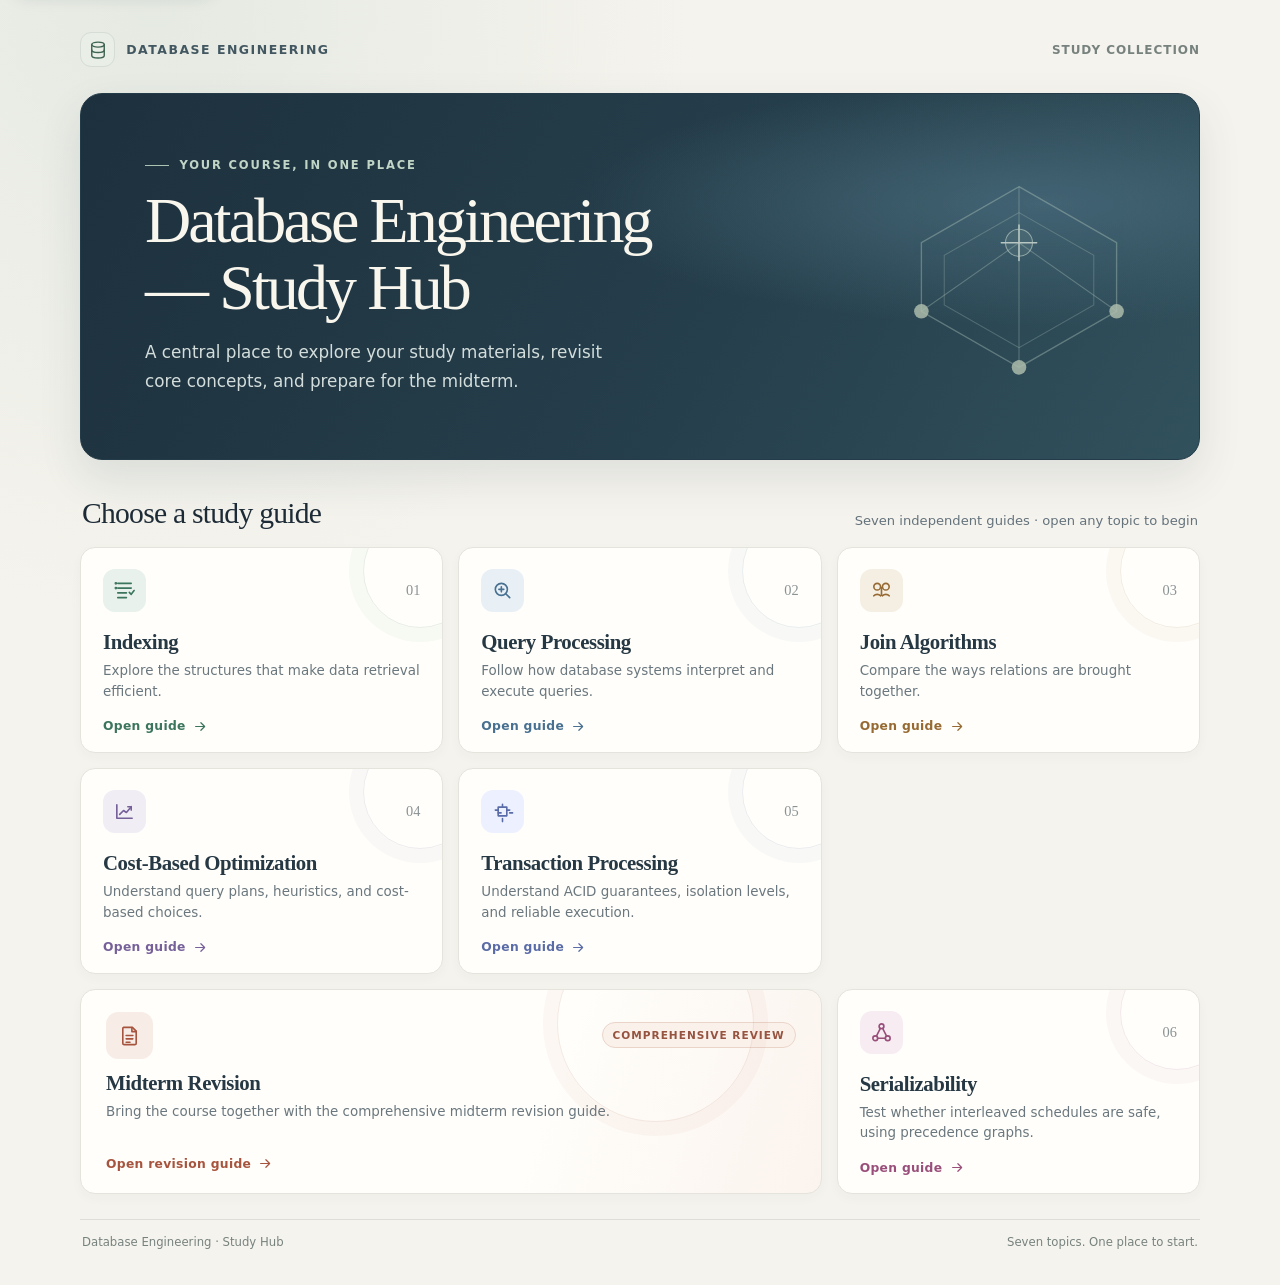
<file: index.html>
<!doctype html>
<html lang="en">
<head>
  <meta charset="utf-8">
  <meta name="viewport" content="width=device-width, initial-scale=1">
  <meta name="theme-color" content="#f5f3ed">
  <meta name="description" content="A central hub for database engineering study guides, from indexing and query processing to midterm revision.">
  <title>Database Management System — Study Hub</title>
  <style>
    :root {
      color-scheme: light;
      --ink: #1d2b37;
      --muted: #64727c;
      --paper: #f5f3ed;
      --white: #fffefa;
      --line: #e4e3dc;
      --blue: #315d79;
      --serif: Georgia, "Times New Roman", serif;
      --sans: Inter, ui-sans-serif, system-ui, -apple-system, BlinkMacSystemFont, "Segoe UI", sans-serif;
    }

    * { box-sizing: border-box; }

    html { min-width: 320px; scroll-behavior: smooth; }

    body {
      margin: 0;
      background:
        radial-gradient(ellipse at 12% 0%, rgba(216, 226, 218, .55), transparent 34rem),
        var(--paper);
      color: var(--ink);
      font-family: var(--sans);
      -webkit-font-smoothing: antialiased;
    }

    a { color: inherit; }

    .skip-link {
      position: fixed;
      z-index: 5;
      top: 1rem;
      left: 1rem;
      padding: .7rem 1rem;
      transform: translateY(-160%);
      border-radius: .5rem;
      background: var(--white);
      color: var(--ink);
      box-shadow: 0 4px 18px #172a3726;
    }

    .skip-link:focus { transform: translateY(0); }

    .page-shell {
      width: min(1120px, calc(100% - 48px));
      margin: 0 auto;
      padding: 32px 0 36px;
    }

    .masthead {
      display: flex;
      align-items: center;
      justify-content: space-between;
      gap: 1rem;
      margin-bottom: 26px;
    }

    .brand {
      display: inline-flex;
      align-items: center;
      gap: .7rem;
      color: #435761;
      font-size: .78rem;
      font-weight: 750;
      letter-spacing: .12em;
      text-decoration: none;
      text-transform: uppercase;
    }

    .brand-mark {
      display: grid;
      width: 35px;
      height: 35px;
      place-items: center;
      border: 1px solid #d6ddd6;
      border-radius: 11px;
      background: #e9eee7;
      color: #406452;
    }

    .brand-mark svg { width: 20px; height: 20px; }

    .edition {
      color: #77827f;
      font-size: .75rem;
      font-weight: 650;
      letter-spacing: .08em;
      text-transform: uppercase;
    }

    .hero {
      position: relative;
      display: flex;
      min-height: 265px;
      align-items: center;
      justify-content: space-between;
      overflow: hidden;
      padding: clamp(30px, 6vw, 64px);
      border: 1px solid #243b49;
      border-radius: 22px;
      background:
        radial-gradient(ellipse at 86% 30%, #436474 0, transparent 34%),
        linear-gradient(118deg, #1d303d 0%, #263f4c 58%, #31515d 100%);
      color: #f8f6ed;
      box-shadow: 0 18px 44px #263e4d1c;
    }

    .hero-copy { position: relative; z-index: 1; max-width: 650px; }

    .eyebrow {
      display: flex;
      align-items: center;
      gap: .65rem;
      margin: 0 0 16px;
      color: #c1d5c7;
      font-size: .72rem;
      font-weight: 750;
      letter-spacing: .16em;
      text-transform: uppercase;
    }

    .eyebrow::before {
      width: 24px;
      height: 1px;
      background: #aac3b2;
      content: "";
    }

    h1 {
      max-width: 620px;
      margin: 0;
      font-family: var(--serif);
      font-size: clamp(2.35rem, 5vw, 4.2rem);
      font-weight: 500;
      letter-spacing: -.045em;
      line-height: 1.04;
    }

    .hero-subtitle {
      max-width: 490px;
      margin: 17px 0 0;
      color: #d3dedc;
      font-size: clamp(.95rem, 1.7vw, 1.05rem);
      line-height: 1.7;
    }

    .hero-art {
      position: absolute;
      right: 4%;
      width: min(31%, 270px);
      height: auto;
      opacity: .76;
    }

    .section-heading {
      display: flex;
      align-items: end;
      justify-content: space-between;
      gap: 1rem;
      margin: 37px 2px 17px;
    }

    .section-heading h2 {
      margin: 0;
      font-family: var(--serif);
      font-size: clamp(1.45rem, 3vw, 1.85rem);
      font-weight: 500;
      letter-spacing: -.025em;
    }

    .section-heading p {
      margin: 0 0 2px;
      color: var(--muted);
      font-size: .82rem;
    }

    .guide-grid {
      display: grid;
      grid-template-columns: repeat(6, minmax(0, 1fr));
      gap: 15px;
    }

    .guide-card {
      --accent: #315d79;
      --tint: #e8f0f3;
      position: relative;
      display: flex;
      min-height: 193px;
      grid-column: span 2;
      flex-direction: column;
      align-items: flex-start;
      padding: 21px 22px 18px;
      overflow: hidden;
      border: 1px solid var(--line);
      border-radius: 15px;
      background: var(--white);
      text-decoration: none;
      box-shadow: 0 4px 12px #25374108;
      transition: transform 180ms ease, box-shadow 180ms ease, border-color 180ms ease;
    }

    .guide-card:hover {
      transform: translateY(-4px);
      border-color: color-mix(in srgb, var(--accent) 32%, var(--line));
      box-shadow: 0 13px 28px #25374115;
    }

    .guide-card:focus-visible {
      outline: 3px solid var(--accent);
      outline-offset: 4px;
    }

    .guide-card::after {
      position: absolute;
      top: -34px;
      right: -35px;
      width: 112px;
      height: 112px;
      border: 1px solid color-mix(in srgb, var(--accent) 12%, transparent);
      border-radius: 50%;
      box-shadow: 0 0 0 14px color-mix(in srgb, var(--accent) 4%, transparent);
      content: "";
      pointer-events: none;
    }

    .indexing { --accent: #3b755d; --tint: #e8f1eb; }
    .query { --accent: #477091; --tint: #e9f0f5; }
    .joins { --accent: #966a32; --tint: #f5efe3; }
    .optimization { --accent: #76609a; --tint: #f0edf5; }
    .transactions { --accent: #5a6ca7; --tint: #edf1ff; }
    .revision { --accent: #a7543e; --tint: #f7ece6; }
    .serializability { --accent: #9a4f7b; --tint: #f6ecf2; }

    .card-top {
      display: flex;
      width: 100%;
      align-items: center;
      justify-content: space-between;
      margin-bottom: 18px;
    }

    .icon-box {
      display: grid;
      width: 43px;
      height: 43px;
      place-items: center;
      border-radius: 12px;
      background: var(--tint);
      color: var(--accent);
    }

    .icon-box svg { width: 23px; height: 23px; }

    .card-index {
      color: #8a9394;
      font-family: var(--serif);
      font-size: .9rem;
      font-variant-numeric: tabular-nums;
    }

    .guide-card h3 {
      margin: 0;
      color: #263844;
      font-family: var(--serif);
      font-size: 1.3rem;
      font-weight: 600;
      letter-spacing: -.02em;
    }

    .guide-card p {
      margin: 7px 0 16px;
      color: #6a777e;
      font-size: .84rem;
      line-height: 1.55;
    }

    .card-action {
      display: inline-flex;
      align-items: center;
      gap: .45rem;
      margin-top: auto;
      color: var(--accent);
      font-size: .77rem;
      font-weight: 750;
      letter-spacing: .025em;
    }

    .card-action svg {
      width: 15px;
      height: 15px;
      transition: transform 180ms ease;
    }

    .guide-card:hover .card-action svg { transform: translateX(3px); }

    .revision {
      grid-column: span 4;
      min-height: 181px;
      justify-content: center;
      padding: 22px 25px;
      background: linear-gradient(110deg, #fffefa 0%, #fffefa 62%, #fbf3ee 100%);
    }

    .revision .card-top { margin-bottom: 12px; }
    .revision::after { top: -65px; right: 9%; width: 195px; height: 195px; }
    .revision .icon-box { width: 47px; height: 47px; }
    .revision p { max-width: 510px; }

    .revision-label {
      padding: .38rem .63rem;
      border: 1px solid #ead4ca;
      border-radius: 99px;
      background: #fbf1eb;
      color: #96533f;
      font-size: .66rem;
      font-weight: 800;
      letter-spacing: .095em;
      text-transform: uppercase;
    }

    footer {
      display: flex;
      justify-content: space-between;
      gap: 1rem;
      margin-top: 25px;
      padding: 15px 2px 0;
      border-top: 1px solid #deded7;
      color: #77827f;
      font-size: .73rem;
    }

    @media (max-width: 760px) {
      .page-shell { width: min(100% - 36px, 620px); padding-top: 22px; }
      .hero { min-height: 245px; }
      .hero-art { right: -4%; width: 38%; opacity: .35; }
      .guide-grid { grid-template-columns: repeat(2, minmax(0, 1fr)); gap: 12px; }
      .guide-card { grid-column: span 1; }
      .revision { grid-column: span 2; }
      .section-heading { align-items: start; flex-direction: column; gap: 5px; }
    }

    @media (max-width: 480px) {
      .page-shell { width: calc(100% - 28px); padding-top: 16px; }
      .masthead { margin-bottom: 17px; }
      .edition { font-size: .65rem; }
      .hero { min-height: 256px; padding: 28px 23px; border-radius: 17px; }
      .hero-art { right: -12%; width: 48%; opacity: .22; }
      .hero-subtitle { max-width: 330px; }
      .section-heading { margin-top: 29px; }
      .guide-grid { grid-template-columns: 1fr; gap: 10px; }
      .guide-card, .revision { grid-column: span 1; min-height: 174px; padding: 18px; }
      .revision { min-height: 190px; }
      footer { flex-direction: column; gap: 5px; }
    }

    @media (prefers-reduced-motion: reduce) {
      *, *::before, *::after {
        scroll-behavior: auto !important;
        transition-duration: .01ms !important;
      }
    }
  </style>
</head>
<body>
  <a class="skip-link" href="#study-guides">Skip to study guides</a>
  <div class="page-shell">
    <header class="masthead">
      <a class="brand" href="index.html" aria-label="Database Engineering Study Hub home">
        <span class="brand-mark" aria-hidden="true">
          <svg viewBox="0 0 24 24" fill="none" stroke="currentColor" stroke-width="1.7" stroke-linecap="round" stroke-linejoin="round">
            <ellipse cx="12" cy="5.5" rx="7.5" ry="3"></ellipse>
            <path d="M4.5 5.5v13c0 1.7 3.4 3 7.5 3s7.5-1.3 7.5-3v-13"></path>
            <path d="M4.5 12c0 1.7 3.4 3 7.5 3s7.5-1.3 7.5-3"></path>
          </svg>
        </span>
        Database Engineering
      </a>
      <span class="edition">Study collection</span>
    </header>

    <main>
      <section class="hero" aria-labelledby="page-title">
        <div class="hero-copy">
          <p class="eyebrow">Your course, in one place</p>
          <h1 id="page-title">Database Engineering<br>— Study Hub</h1>
          <p class="hero-subtitle">A central place to explore your study materials, revisit core concepts, and prepare for the midterm.</p>
        </div>
        <svg class="hero-art" viewBox="0 0 260 210" fill="none" aria-hidden="true">
          <path d="M130 18 224 72v66l-94 54-94-54V72l94-54Z" stroke="#bfd3c5" stroke-opacity=".48" stroke-width="1.3"/>
          <path d="m130 43 72 41v48l-72 41-72-41V84l72-41Z" stroke="#bfd3c5" stroke-opacity=".34"/>
          <path d="M130 18v54m0 0 94 66m-94-66L36 138m94-66v120" stroke="#bfd3c5" stroke-opacity=".42"/>
          <circle cx="130" cy="72" r="13" fill="#bfd3c5" fill-opacity=".12" stroke="#d4e4d6" stroke-opacity=".72"/>
          <circle cx="36" cy="138" r="7" fill="#d3dfc5" fill-opacity=".85"/>
          <circle cx="224" cy="138" r="7" fill="#d3dfc5" fill-opacity=".85"/>
          <circle cx="130" cy="192" r="7" fill="#d3dfc5" fill-opacity=".85"/>
          <path d="M113 72h34M130 55v34" stroke="#e0e9dd" stroke-width="1.5" stroke-linecap="round"/>
        </svg>
      </section>

      <section id="study-guides" aria-labelledby="guides-title">
        <div class="section-heading">
          <h2 id="guides-title">Choose a study guide</h2>
          <p>Seven independent guides · open any topic to begin</p>
        </div>

        <nav class="guide-grid" aria-label="Study guides">
          <a class="guide-card indexing" href="Database_Indexing_Study_Guide.html">
            <span class="card-top">
              <span class="icon-box" aria-hidden="true">
                <svg viewBox="0 0 24 24" fill="none" stroke="currentColor" stroke-width="1.7" stroke-linecap="round" stroke-linejoin="round">
                  <path d="M5 4.5h14M5 9.5h14M5 14.5h9M5 19.5h9"></path>
                  <path d="m17 14 2 2 3-4"></path>
                  <circle cx="3" cy="4.5" r=".6" fill="currentColor"></circle>
                  <circle cx="3" cy="9.5" r=".6" fill="currentColor"></circle>
                </svg>
              </span>
              <span class="card-index">01</span>
            </span>
            <h3>Indexing</h3>
            <p>Explore the structures that make data retrieval efficient.</p>
            <span class="card-action">Open guide
              <svg viewBox="0 0 20 20" fill="none" aria-hidden="true"><path d="M3.5 10h12m-5-5 5 5-5 5" stroke="currentColor" stroke-width="1.6" stroke-linecap="round" stroke-linejoin="round"/></svg>
            </span>
          </a>

          <a class="guide-card query" href="Query_Processing_Study_Guide.html">
            <span class="card-top">
              <span class="icon-box" aria-hidden="true">
                <svg viewBox="0 0 24 24" fill="none" stroke="currentColor" stroke-width="1.7" stroke-linecap="round" stroke-linejoin="round">
                  <circle cx="10.8" cy="10.8" r="6.3"></circle>
                  <path d="m15.4 15.4 4.1 4.1M8.2 10.8h5.2m-2.6-2.6v5.2"></path>
                </svg>
              </span>
              <span class="card-index">02</span>
            </span>
            <h3>Query Processing</h3>
            <p>Follow how database systems interpret and execute queries.</p>
            <span class="card-action">Open guide
              <svg viewBox="0 0 20 20" fill="none" aria-hidden="true"><path d="M3.5 10h12m-5-5 5 5-5 5" stroke="currentColor" stroke-width="1.6" stroke-linecap="round" stroke-linejoin="round"/></svg>
            </span>
          </a>

          <a class="guide-card joins" href="QP_Join_Algorithms_Study_Guide.html">
            <span class="card-top">
              <span class="icon-box" aria-hidden="true">
                <svg viewBox="0 0 24 24" fill="none" stroke="currentColor" stroke-width="1.7" stroke-linecap="round" stroke-linejoin="round">
                  <circle cx="7.5" cy="8" r="3.5"></circle>
                  <circle cx="16.5" cy="8" r="3.5"></circle>
                  <path d="M4 17.5c1.7-2 5.3-2 7 0m2 0c1.7-2 5.3-2 7 0M12 9v8"></path>
                </svg>
              </span>
              <span class="card-index">03</span>
            </span>
            <h3>Join Algorithms</h3>
            <p>Compare the ways relations are brought together.</p>
            <span class="card-action">Open guide
              <svg viewBox="0 0 20 20" fill="none" aria-hidden="true"><path d="M3.5 10h12m-5-5 5 5-5 5" stroke="currentColor" stroke-width="1.6" stroke-linecap="round" stroke-linejoin="round"/></svg>
            </span>
          </a>

          <a class="guide-card optimization" href="QP_Heuristics_and_Cost_Based_Study_Guide.html">
            <span class="card-top">
              <span class="icon-box" aria-hidden="true">
                <svg viewBox="0 0 24 24" fill="none" stroke="currentColor" stroke-width="1.7" stroke-linecap="round" stroke-linejoin="round">
                  <path d="M4 19V5m0 14h16M7 15l4-4 3 2 5-6"></path>
                  <path d="M15.5 7H19v3.5"></path>
                </svg>
              </span>
              <span class="card-index">04</span>
            </span>
            <h3>Cost-Based Optimization</h3>
            <p>Understand query plans, heuristics, and cost-based choices.</p>
            <span class="card-action">Open guide
              <svg viewBox="0 0 20 20" fill="none" aria-hidden="true"><path d="M3.5 10h12m-5-5 5 5-5 5" stroke="currentColor" stroke-width="1.6" stroke-linecap="round" stroke-linejoin="round"/></svg>
            </span>
          </a>

          <a class="guide-card transactions" href="Transaction_Processing_Study_Guide.html">
            <span class="card-top">
              <span class="icon-box" aria-hidden="true">
                <svg viewBox="0 0 24 24" fill="none" stroke="currentColor" stroke-width="1.7" stroke-linecap="round" stroke-linejoin="round">
                  <path d="M7.5 7.5h9v9h-9z"></path>
                  <path d="M4.5 10.5h3m9 0h3m-12 3h3m9 0h3"></path>
                  <path d="M12 4.5v3m0 12v3"></path>
                </svg>
              </span>
              <span class="card-index">05</span>
            </span>
            <h3>Transaction Processing</h3>
            <p>Understand ACID guarantees, isolation levels, and reliable execution.</p>
            <span class="card-action">Open guide
              <svg viewBox="0 0 20 20" fill="none" aria-hidden="true"><path d="M3.5 10h12m-5-5 5 5-5 5" stroke="currentColor" stroke-width="1.6" stroke-linecap="round" stroke-linejoin="round"/></svg>
            </span>
          </a>

          <a class="guide-card revision" href="Midterm_Revision_Exam_Night.html">
            <span class="card-top">
              <span class="icon-box" aria-hidden="true">
                <svg viewBox="0 0 24 24" fill="none" stroke="currentColor" stroke-width="1.7" stroke-linecap="round" stroke-linejoin="round">
                  <path d="M6 3.5h9l4 4V20a1.5 1.5 0 0 1-1.5 1.5h-11A1.5 1.5 0 0 1 5 20V5a1.5 1.5 0 0 1 1-1.5Z"></path>
                  <path d="M14.5 3.8V8H19M8.5 12h7m-7 3.5h7m-7 3.5h4"></path>
                </svg>
              </span>
              <span class="revision-label">Comprehensive review</span>
            </span>
            <h3>Midterm Revision</h3>
            <p>Bring the course together with the comprehensive midterm revision guide.</p>
            <span class="card-action">Open revision guide
              <svg viewBox="0 0 20 20" fill="none" aria-hidden="true"><path d="M3.5 10h12m-5-5 5 5-5 5" stroke="currentColor" stroke-width="1.6" stroke-linecap="round" stroke-linejoin="round"/></svg>
            </span>
          </a>

          <a class="guide-card serializability" href="Transaction_Processing_3_Study_Guide.html">
            <span class="card-top">
              <span class="icon-box" aria-hidden="true">
                <svg viewBox="0 0 24 24" fill="none" stroke="currentColor" stroke-width="1.7" stroke-linecap="round" stroke-linejoin="round">
                  <circle cx="12" cy="5.5" r="2.5"></circle>
                  <circle cx="5.5" cy="18" r="2.5"></circle>
                  <circle cx="18.5" cy="18" r="2.5"></circle>
                  <path d="M10.8 7.7 6.7 15.8m6.5-8.1 4.1 8.1M8 18h8"></path>
                </svg>
              </span>
              <span class="card-index">06</span>
            </span>
            <h3>Serializability</h3>
            <p>Test whether interleaved schedules are safe, using precedence graphs.</p>
            <span class="card-action">Open guide
              <svg viewBox="0 0 20 20" fill="none" aria-hidden="true"><path d="M3.5 10h12m-5-5 5 5-5 5" stroke="currentColor" stroke-width="1.6" stroke-linecap="round" stroke-linejoin="round"/></svg>
            </span>
          </a>
        </nav>
      </section>
    </main>

    <footer>
      <span>Database Engineering · Study Hub</span>
      <span>Seven topics. One place to start.</span>
    </footer>
  </div>
</body>
</html>
</file>
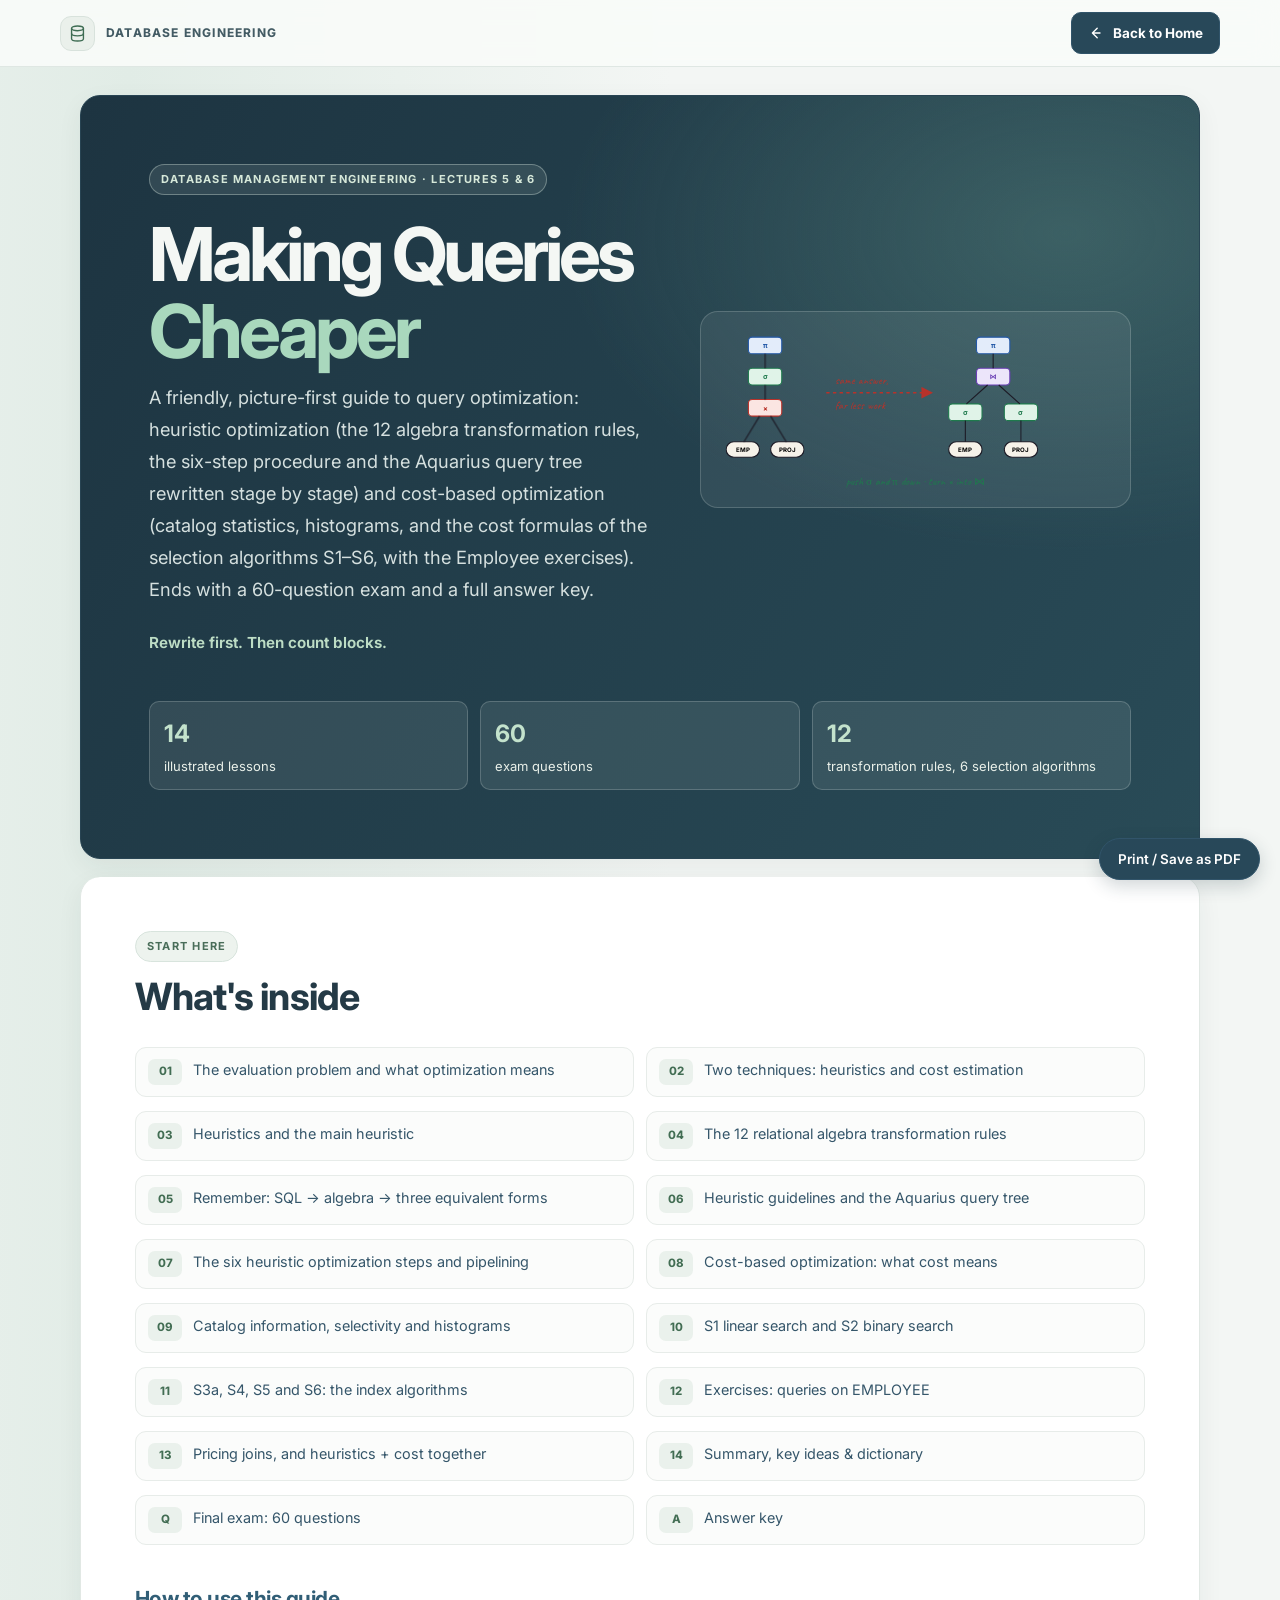
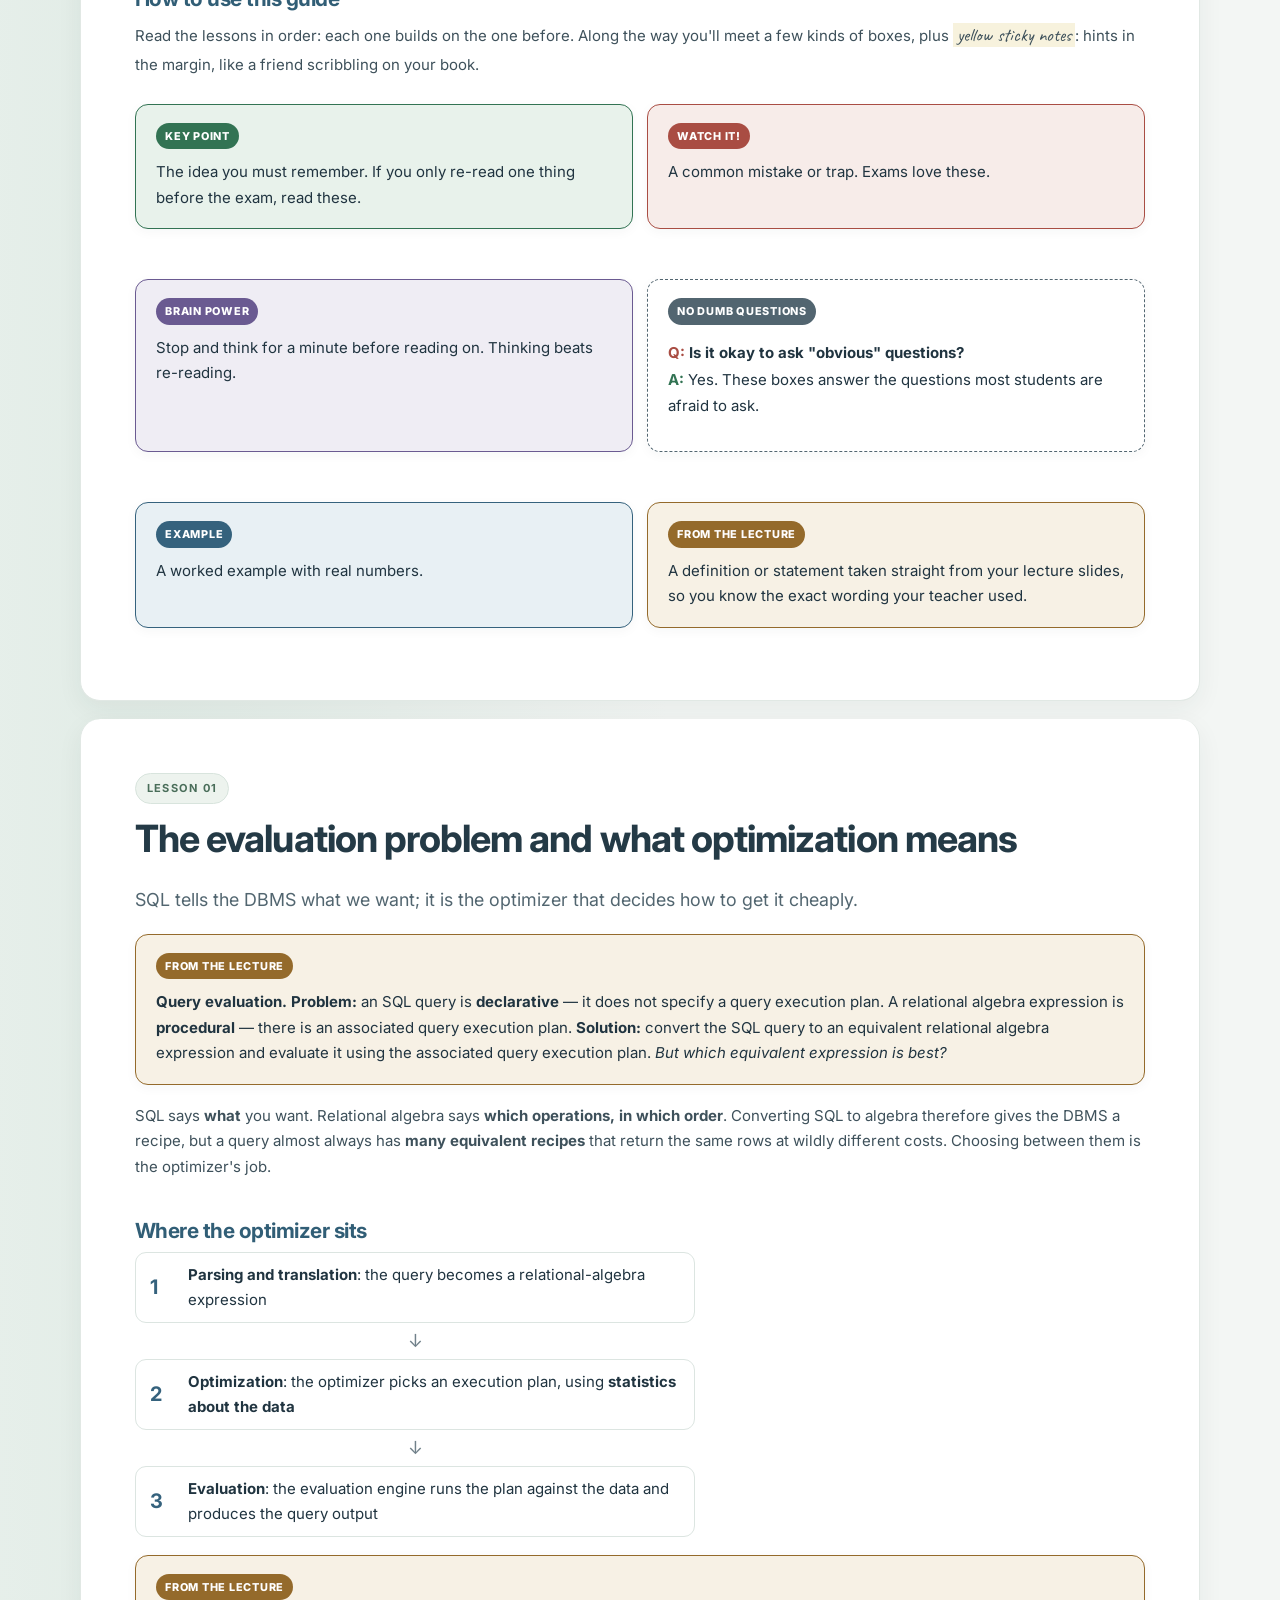
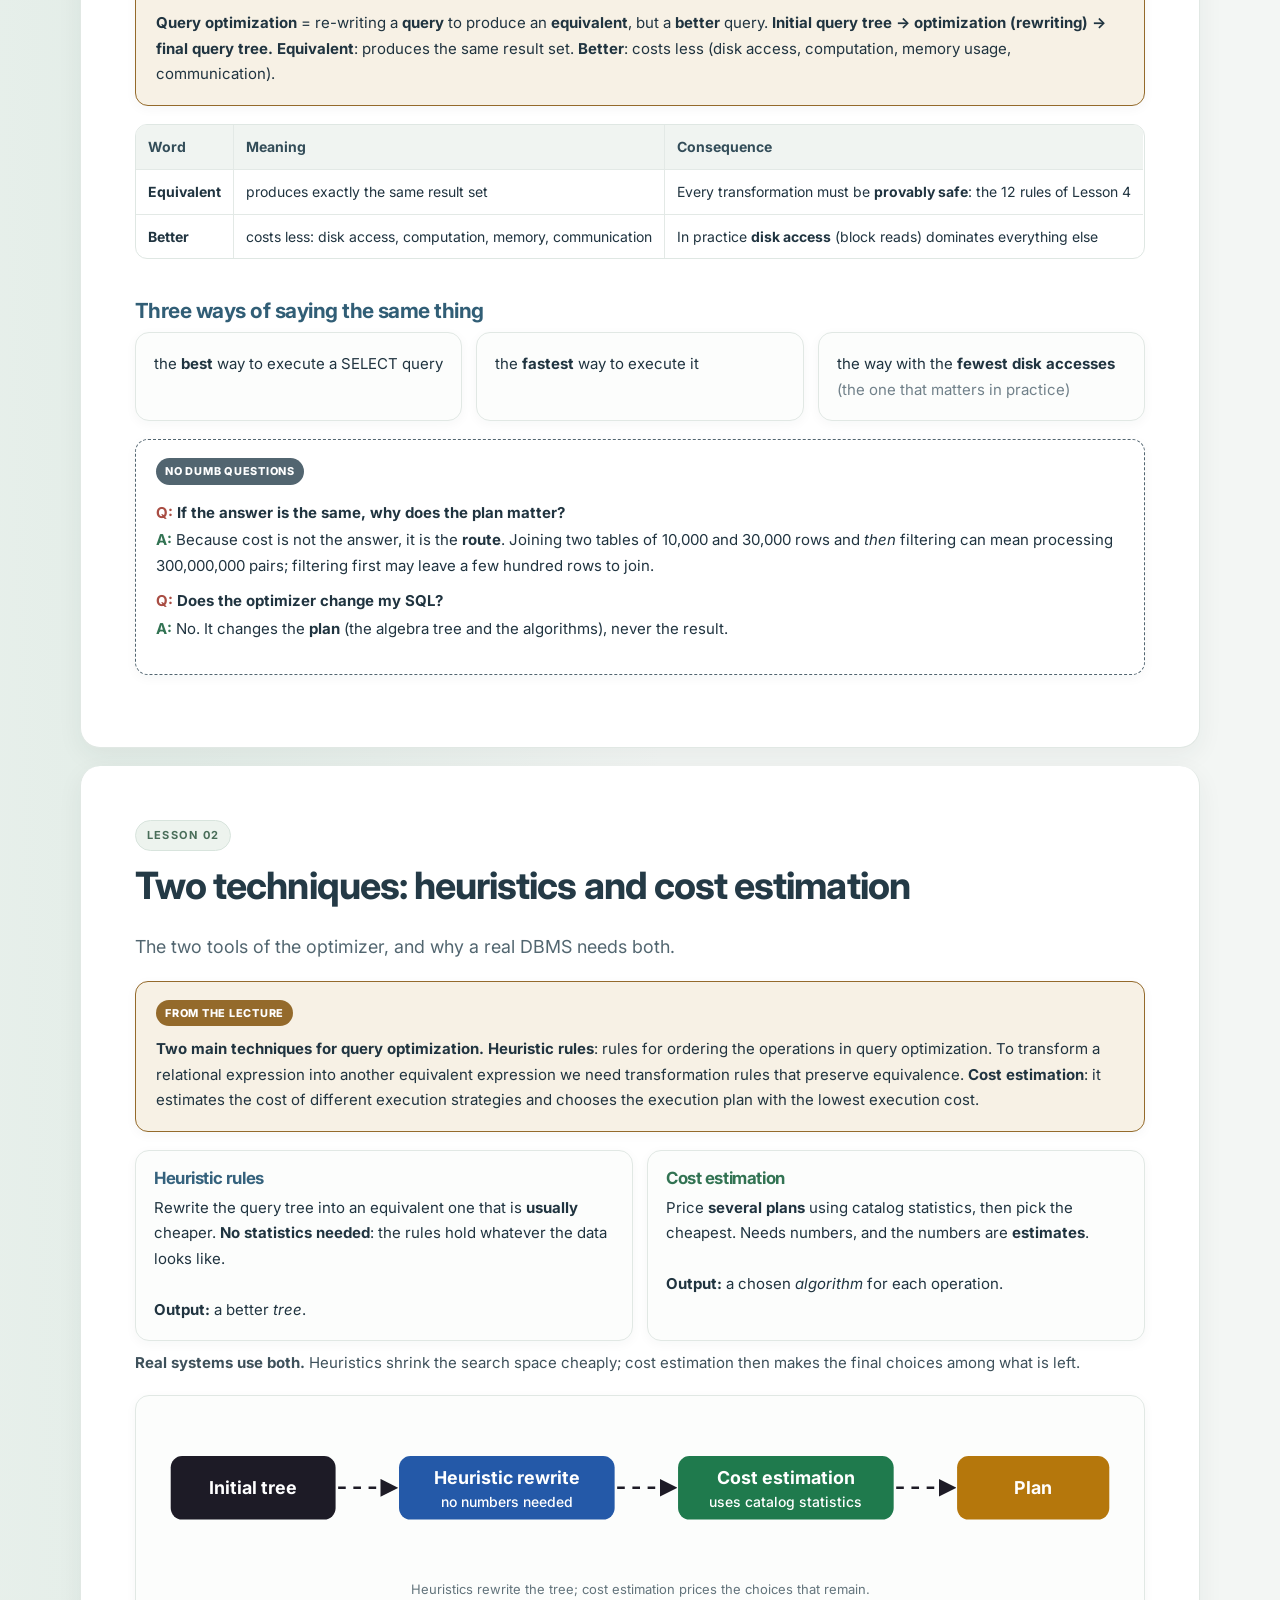
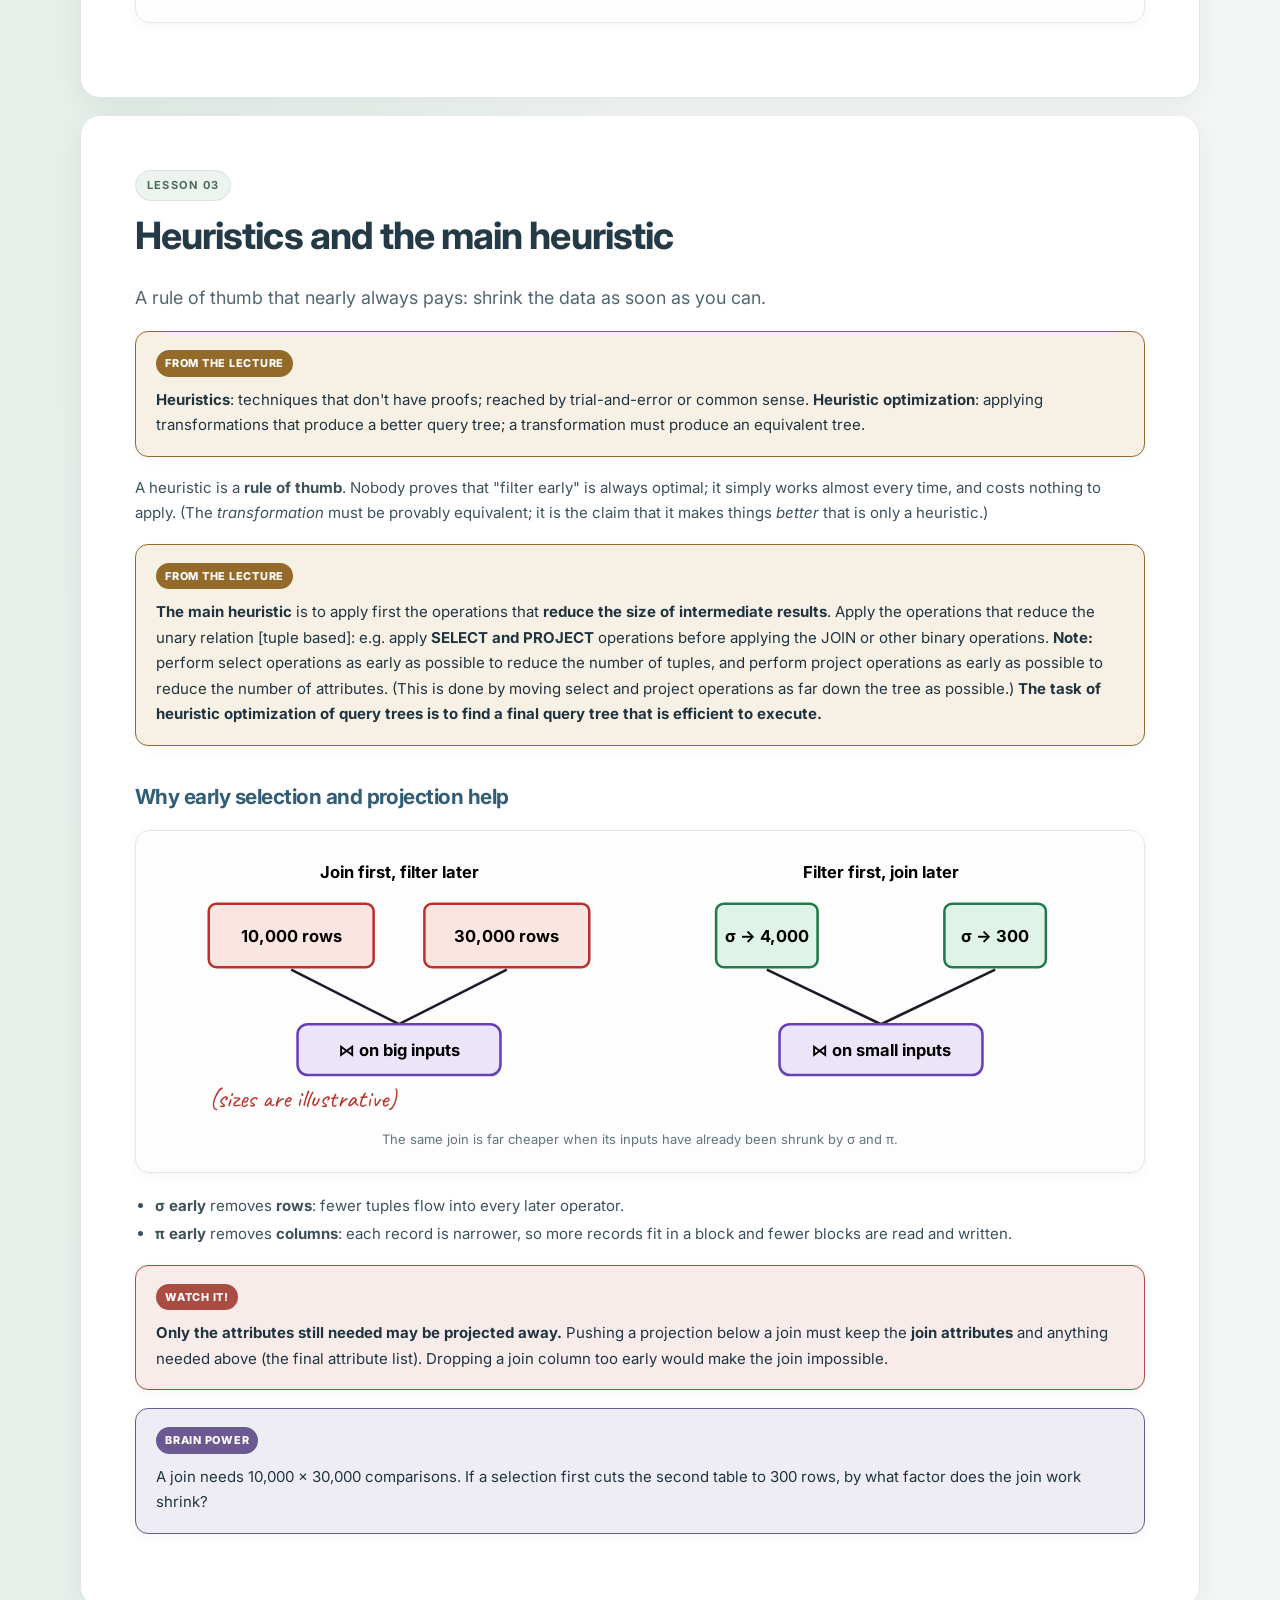
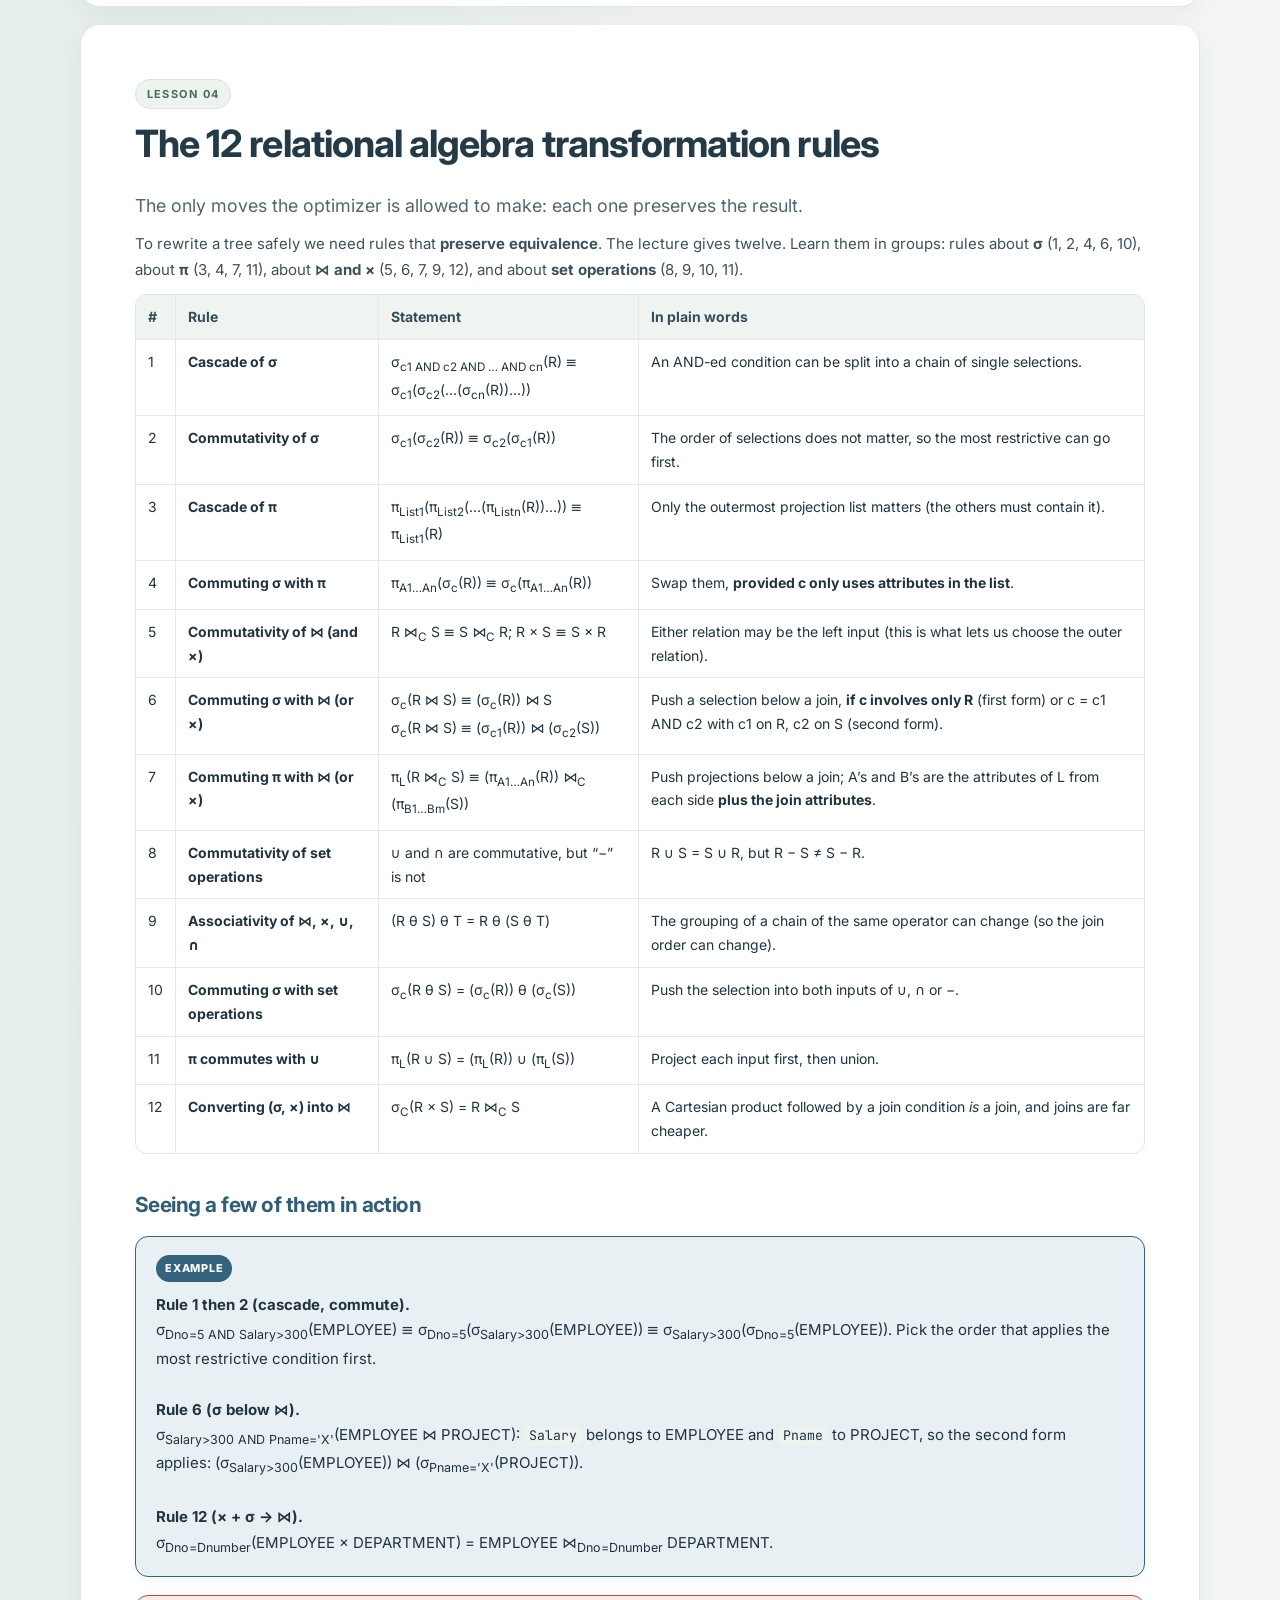
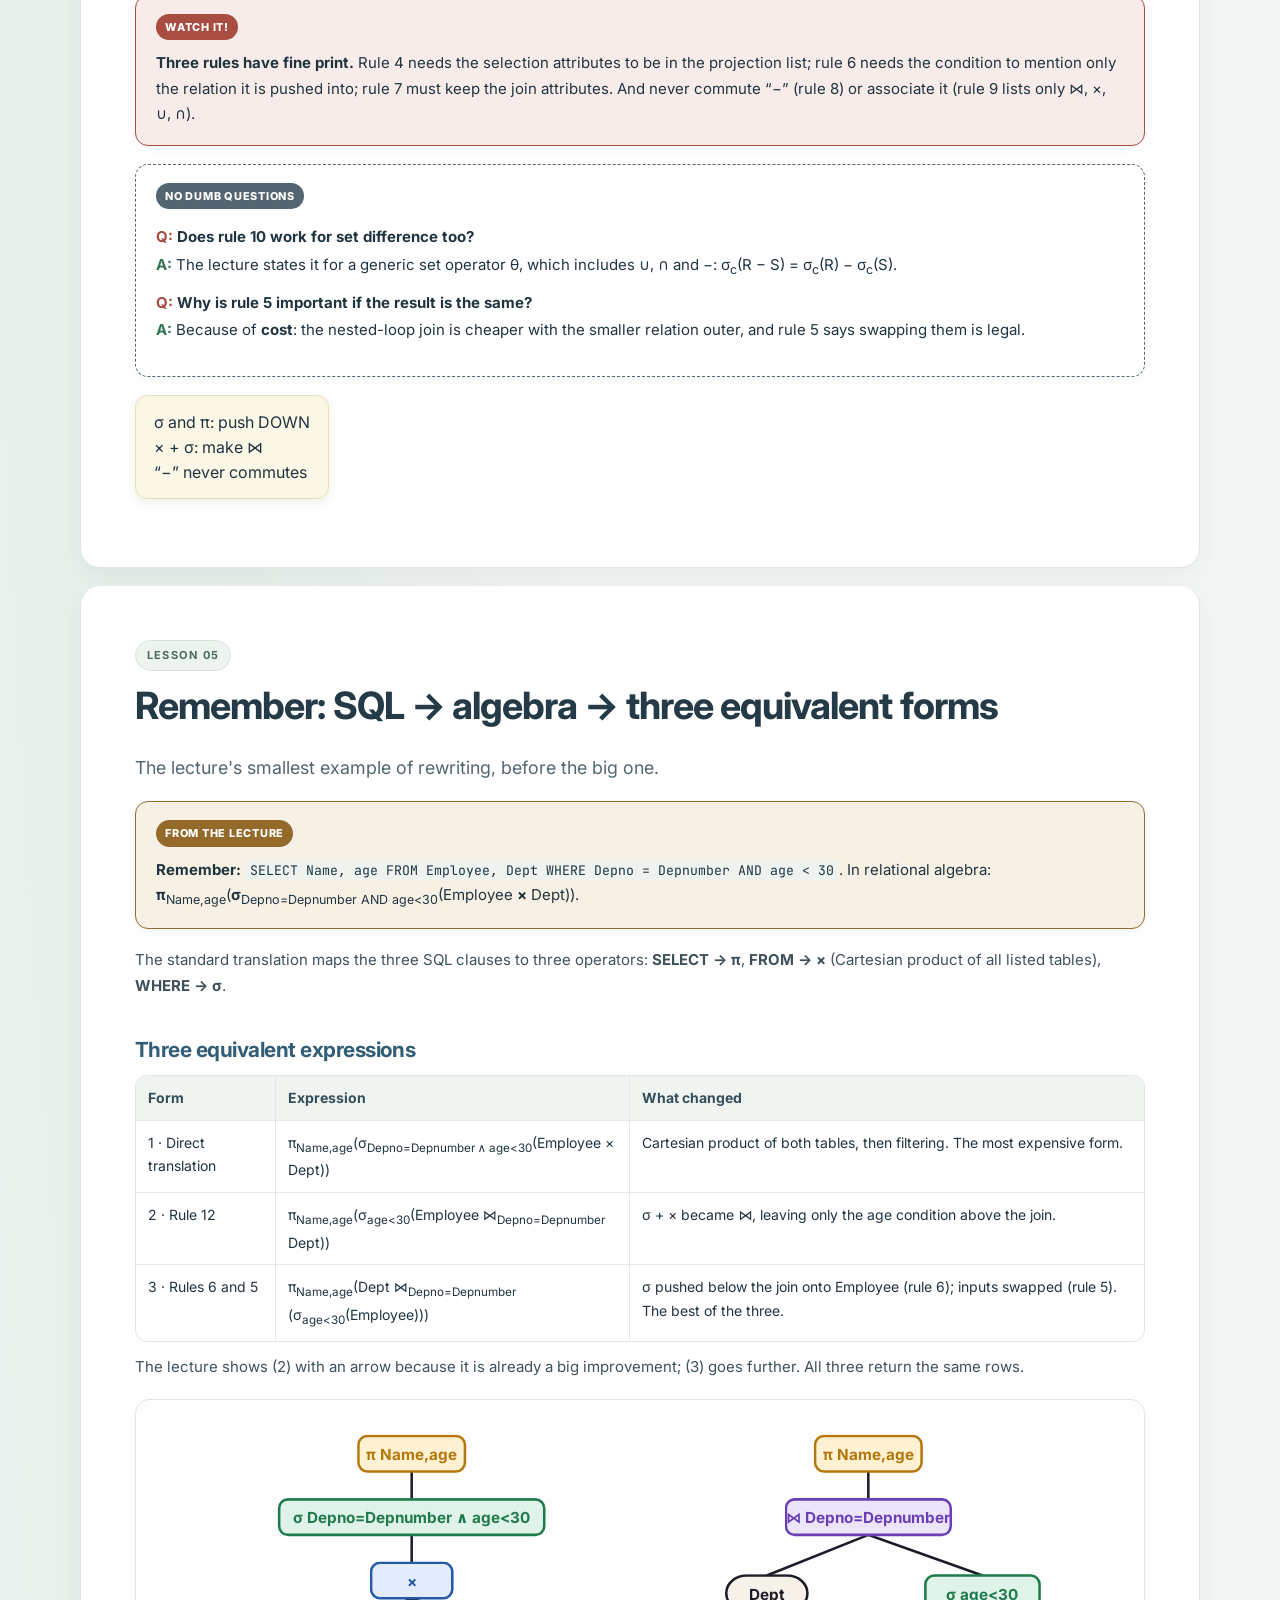
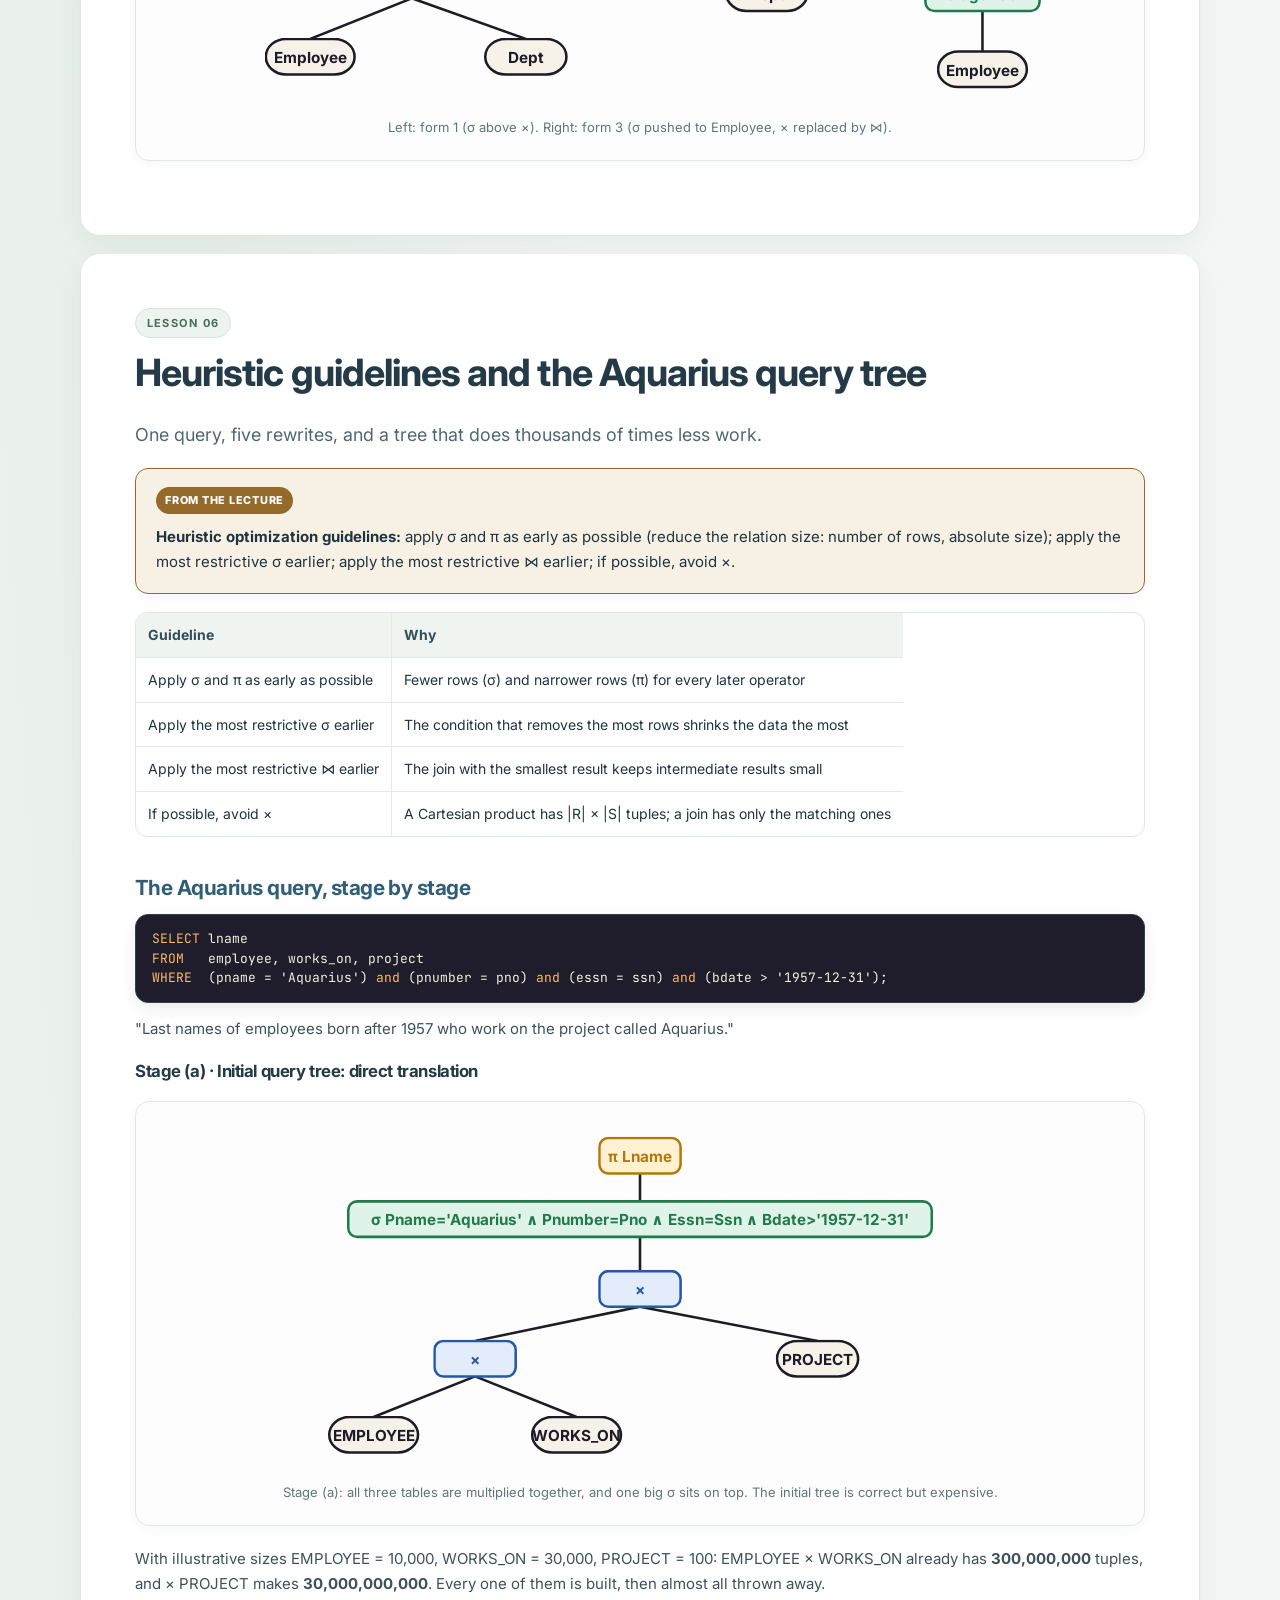
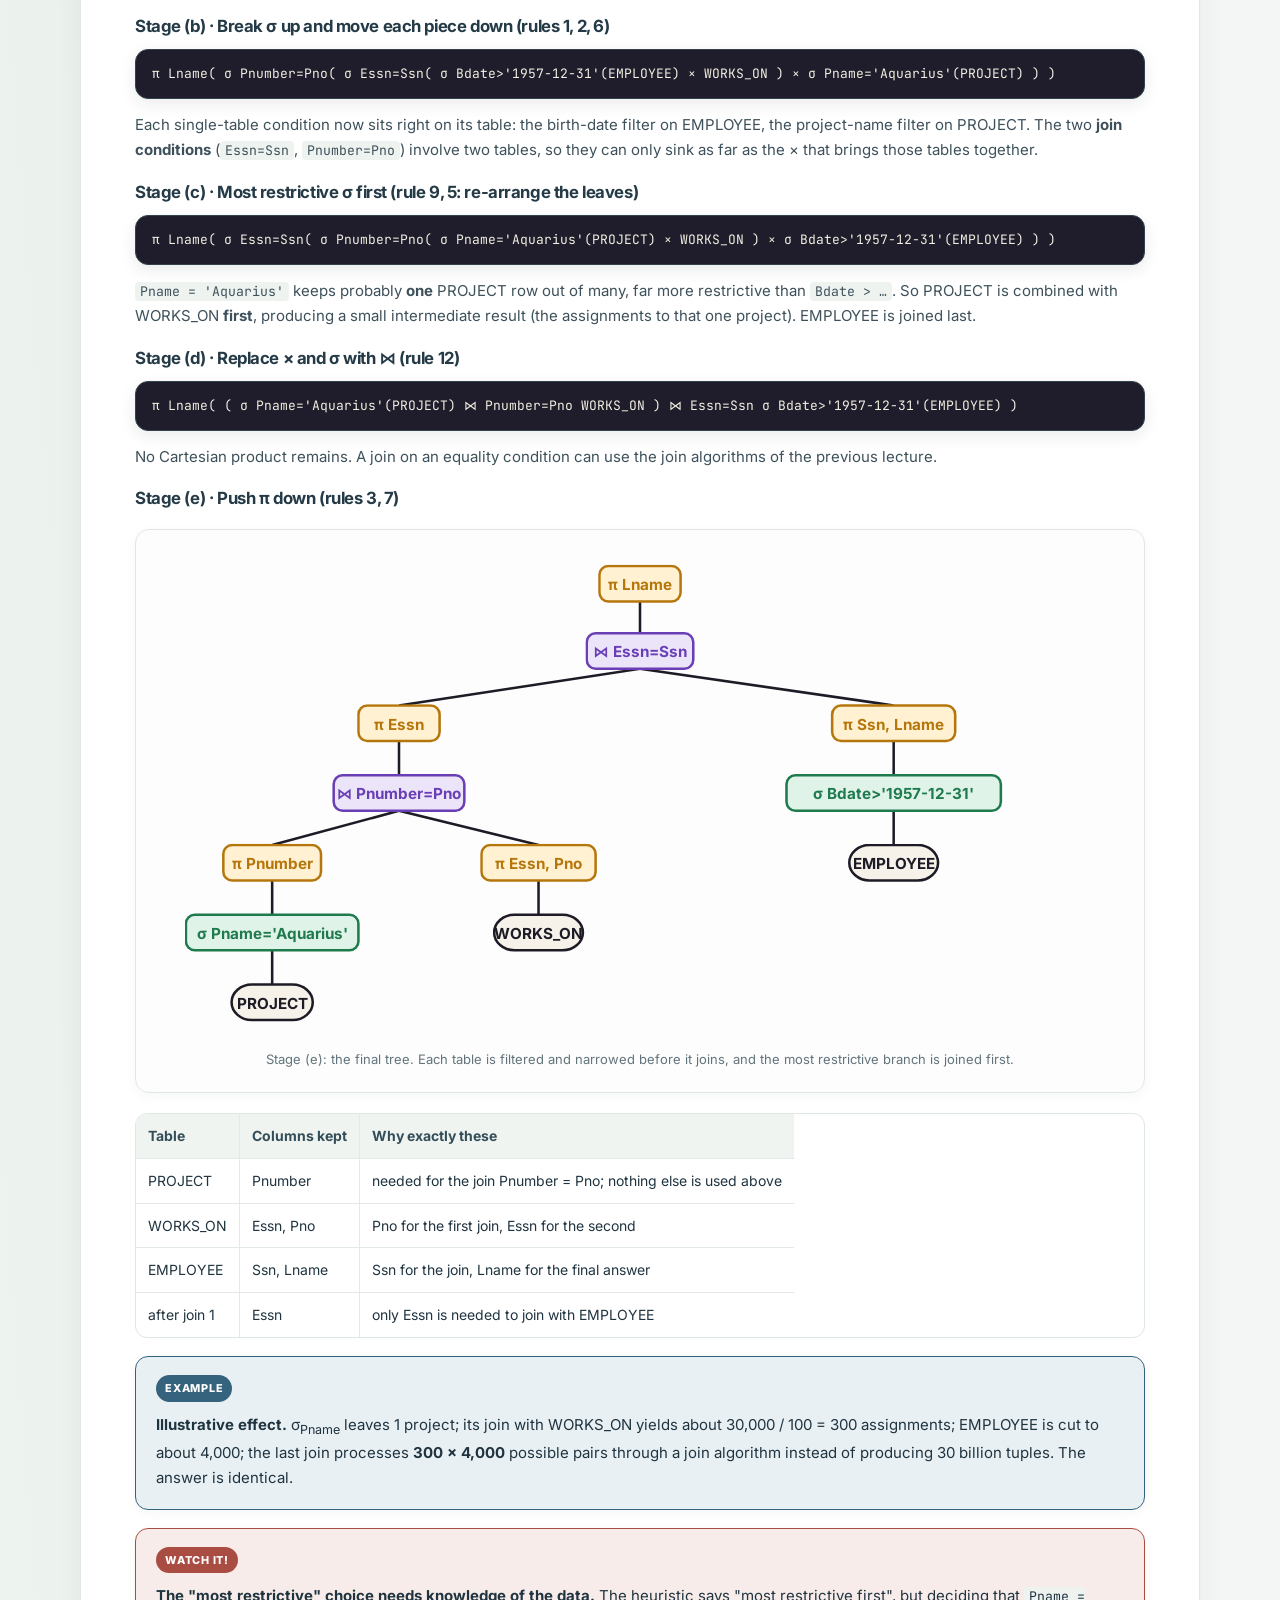
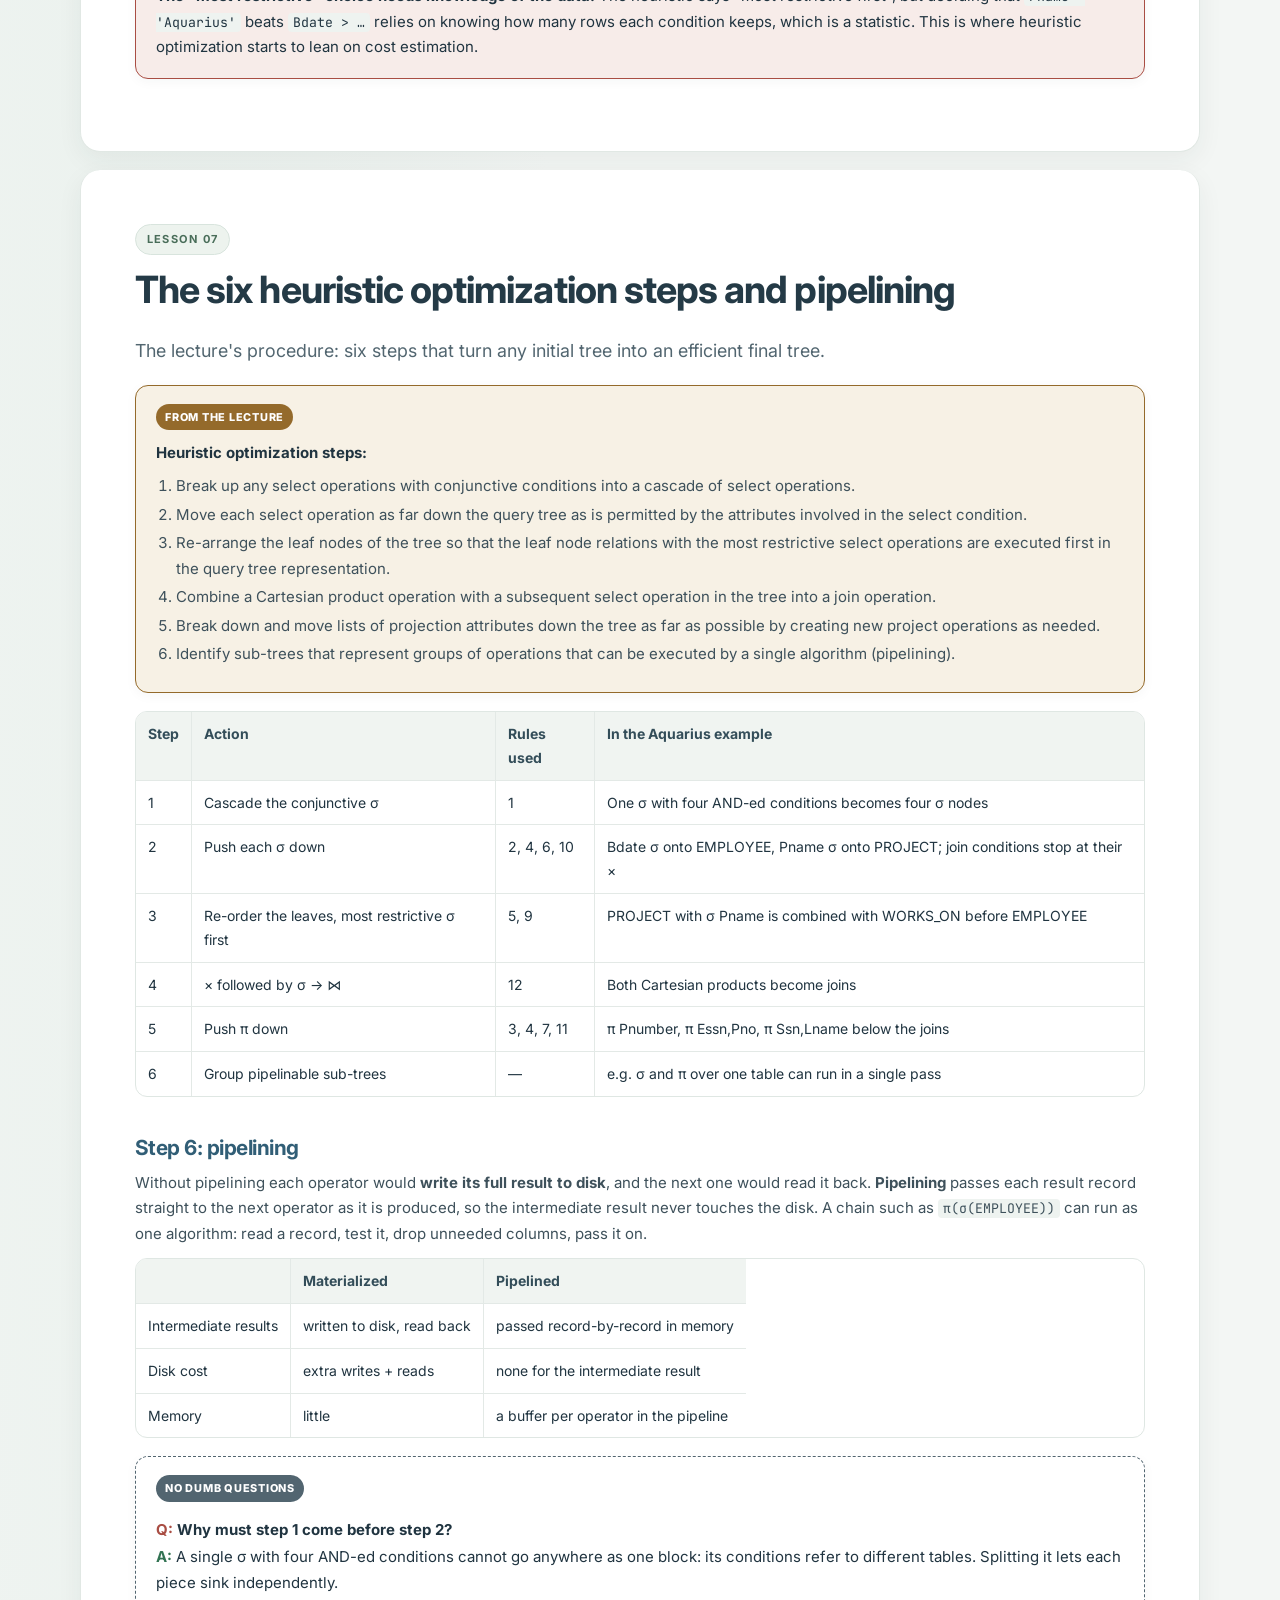
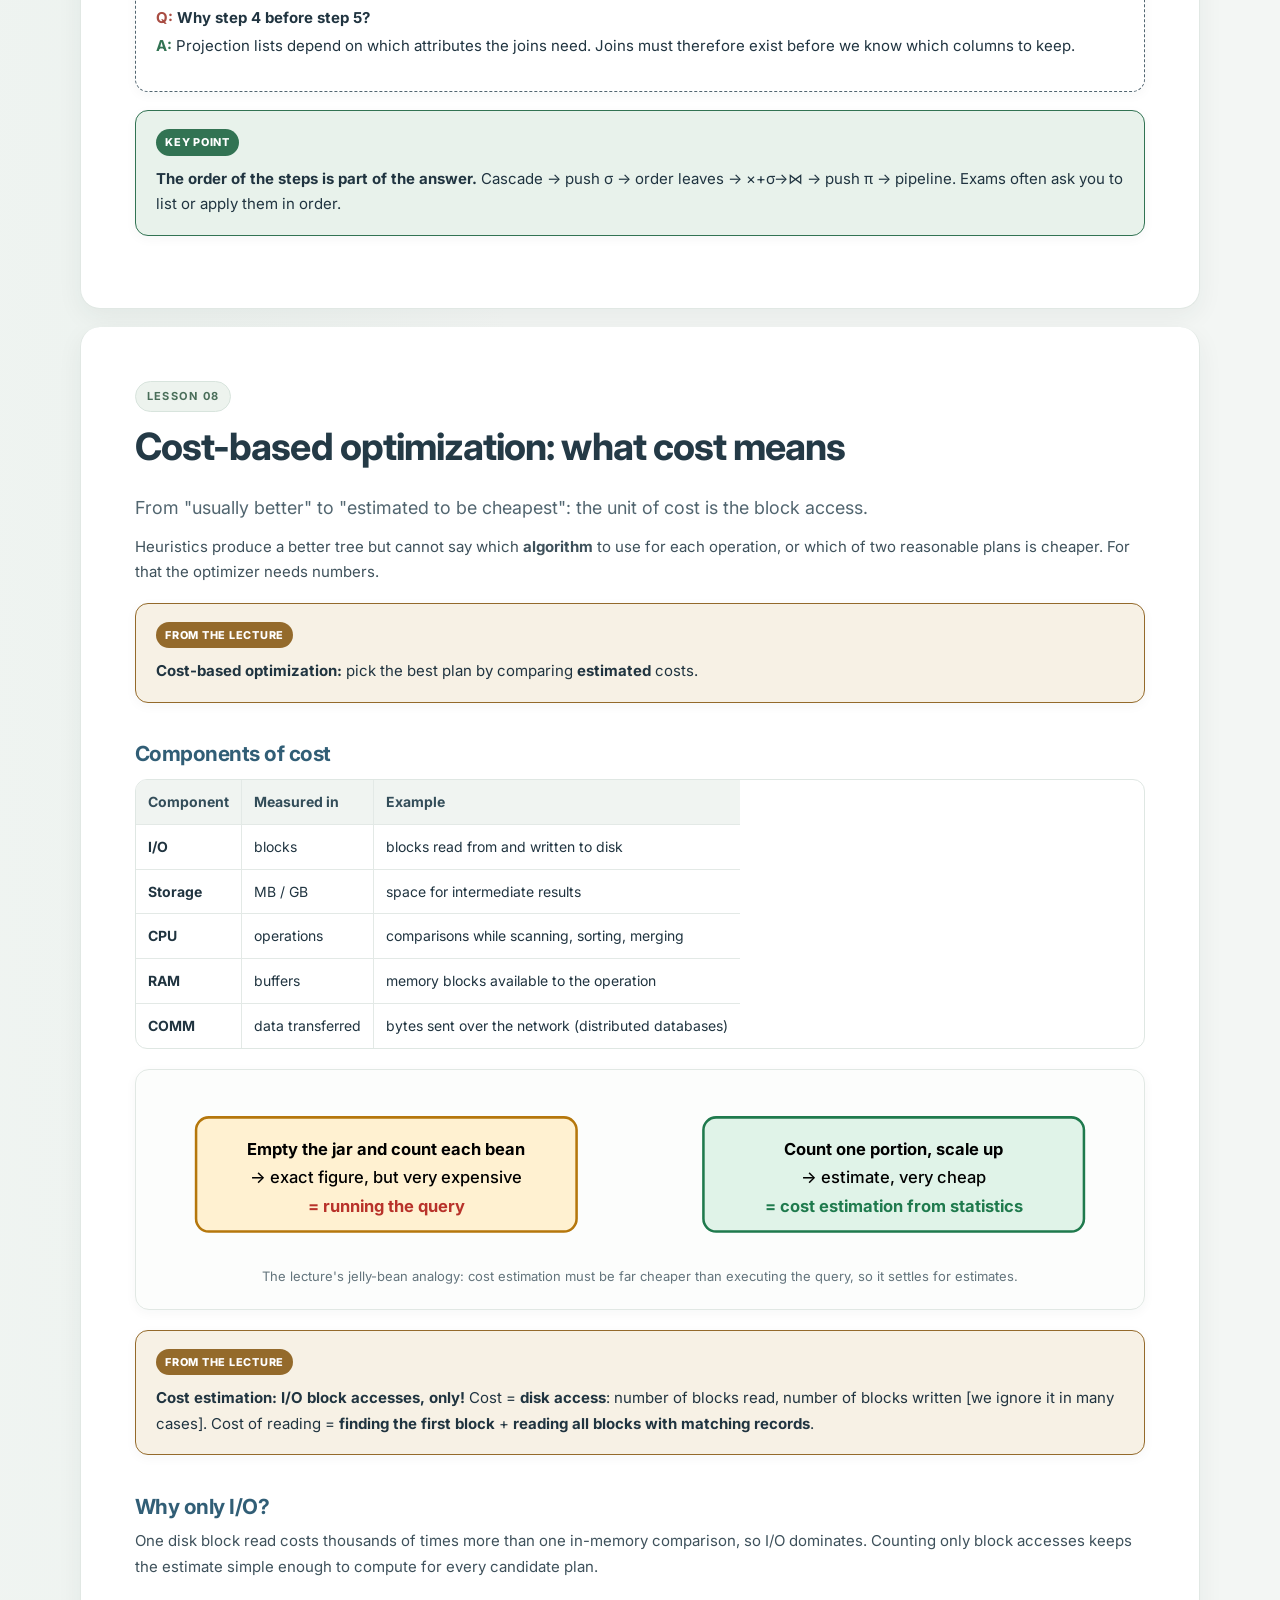
<file: QP_Heuristics_and_Cost_Based_Study_Guide.html>
<!doctype html>
<html lang="en">
<head>
<meta charset="utf-8">
<meta name="viewport" content="width=device-width, initial-scale=1">
<title>Heuristic &amp; Cost-Based Query Optimization Explained</title>
<link rel="preconnect" href="https://fonts.googleapis.com">
<link rel="preconnect" href="https://fonts.gstatic.com" crossorigin>
<link href="https://fonts.googleapis.com/css2?family=Caveat:wght@500;700&family=Fraunces:opsz,wght@9..144,600;9..144,800&family=Inter:wght@400;500;600;700&family=JetBrains+Mono:wght@400;600&display=swap" rel="stylesheet">
<style>
:root{
  --ink:#1d1b26; --ink-2:#4a4658; --muted:#7a768a;
  --paper:#fffdf8; --panel:#f6f2e9; --line:#d9d2c3;
  --blue:#2459a8; --blue-soft:#e3ecfa;
  --green:#1f7a4d; --green-soft:#e0f3e8;
  --red:#b8322a; --red-soft:#fbe5e2;
  --amber:#b5770c; --amber-soft:#fff1d1;
  --violet:#6a3fb5; --violet-soft:#ece5fa;
  --note:#fff4a8;
  --hand:'Caveat', 'Comic Sans MS', cursive;
  --serif:'Fraunces', Georgia, serif;
  --sans:'Inter', system-ui, -apple-system, Segoe UI, Roboto, sans-serif;
  --mono:'JetBrains Mono', ui-monospace, Consolas, monospace;
}
*{box-sizing:border-box}
html{-webkit-print-color-adjust:exact;print-color-adjust:exact}
body{margin:0;background:#e9e4d8;color:var(--ink);font-family:var(--sans);font-size:15px;line-height:1.62}
.doc{max-width:900px;margin:0 auto;background:var(--paper);box-shadow:0 0 40px rgba(0,0,0,.12)}
.sheet{padding:56px 64px;position:relative}
.chapter{border-top:1px dashed var(--line)}
h1,h2,h3,h4{font-family:var(--serif);line-height:1.15;margin:0 0 .4em}
h2{font-size:34px;font-weight:800;letter-spacing:-.01em}
h3{font-size:22px;font-weight:700;margin-top:1.6em;color:var(--blue)}
h4{font-size:17px;font-family:var(--sans);font-weight:700;margin-top:1.2em}
p{margin:.55em 0}
ul,ol{padding-left:1.3em;margin:.5em 0}
li{margin:.2em 0}
code,.mono{font-family:var(--mono);font-size:.88em}
code{background:var(--panel);padding:1px 5px;border-radius:4px}
b,strong{font-weight:700}
.kicker{display:inline-block;font-family:var(--sans);font-weight:700;font-size:12px;letter-spacing:.14em;text-transform:uppercase;color:#fff;background:var(--ink);padding:4px 10px;border-radius:3px;margin-bottom:12px}
.lead{font-size:17px;color:var(--ink-2)}
.hand{font-family:var(--hand);font-size:1.35em;line-height:1.1}
.muted{color:var(--muted)}
.c-blue{color:var(--blue)} .c-green{color:var(--green)} .c-red{color:var(--red)} .c-amber{color:var(--amber)} .c-violet{color:var(--violet)}
.src{font-size:11.5px;color:var(--muted);font-style:italic}

/* ---------- cover ---------- */
.cover{min-height:1060px;display:flex;flex-direction:column;justify-content:space-between;background:
 radial-gradient(circle at 85% 10%, #ffe9a8 0, transparent 40%),
 radial-gradient(circle at 10% 90%, #d9e6fb 0, transparent 45%), var(--paper)}
.cover h1{font-size:68px;font-weight:800;letter-spacing:-.02em;margin:10px 0 6px}
.cover h1 span{color:var(--blue)}
.cover .sub{font-size:19px;color:var(--ink-2);max-width:620px}
.cover .badge{font-family:var(--hand);font-size:28px;color:var(--red);transform:rotate(-4deg);display:inline-block;margin-top:14px}
.cover-tree{margin:20px auto 0;width:100%;max-width:720px}
.cover-meta{display:grid;grid-template-columns:repeat(3,1fr);gap:14px;font-size:13px}
.cover-meta div{background:#fff;border:1px solid var(--line);border-radius:10px;padding:12px 14px}
.cover-meta b{display:block;font-family:var(--serif);font-size:24px}

/* ---------- TOC ---------- */
.toc{columns:2;column-gap:36px;padding:0;list-style:none;counter-reset:t}
.toc li{break-inside:avoid;display:flex;gap:10px;padding:7px 0;border-bottom:1px dotted var(--line)}
.toc li span.n{font-family:var(--serif);font-weight:800;color:var(--blue);min-width:28px}
.toc a{color:inherit;text-decoration:none}

/* ---------- boxes (Head-First style) ---------- */
.box{border-radius:12px;padding:16px 20px;margin:18px 0;position:relative;break-inside:avoid}
.box > .tag{position:absolute;top:-13px;left:16px;font-family:var(--sans);font-weight:800;font-size:12px;letter-spacing:.08em;text-transform:uppercase;padding:3px 10px;border-radius:20px;color:#fff}
.brain{background:var(--violet-soft);border:2px solid var(--violet)} .brain>.tag{background:var(--violet)}
.watch{background:var(--red-soft);border:2px solid var(--red)} .watch>.tag{background:var(--red)}
.key{background:var(--green-soft);border:2px solid var(--green)} .key>.tag{background:var(--green)}
.example{background:var(--blue-soft);border:2px solid var(--blue)} .example>.tag{background:var(--blue)}
.lecture{background:var(--amber-soft);border:2px solid var(--amber)} .lecture>.tag{background:var(--amber)}
.nodumb{background:#fff;border:2px dashed var(--ink-2)} .nodumb>.tag{background:var(--ink-2)}
.nodumb dt{font-weight:700;margin-top:10px}
.nodumb dt::before{content:"Q: ";color:var(--red);font-family:var(--serif)}
.nodumb dd{margin:2px 0 0 0}
.nodumb dd::before{content:"A: ";font-weight:700;color:var(--green);font-family:var(--serif)}
.sticky{background:var(--note);font-family:var(--hand);font-size:22px;line-height:1.15;padding:14px 18px;box-shadow:2px 4px 10px rgba(0,0,0,.15);transform:rotate(-1.5deg);width:fit-content;max-width:330px;margin:14px 0;break-inside:avoid}
.sticky.r{transform:rotate(1.8deg);margin-left:auto}
.bubble{position:relative;background:#fff;border:2px solid var(--ink);border-radius:18px;padding:10px 14px;font-family:var(--hand);font-size:21px;line-height:1.15;width:fit-content;max-width:300px}
.bubble::after{content:"";position:absolute;left:24px;bottom:-12px;border:6px solid transparent;border-top:8px solid var(--ink)}

.grid2{display:grid;grid-template-columns:1fr 1fr;gap:18px}
.grid3{display:grid;grid-template-columns:repeat(3,1fr);gap:14px}
.card{background:#fff;border:1.5px solid var(--line);border-radius:12px;padding:14px 16px;break-inside:avoid}
.card h4{margin-top:0}
.figure{margin:20px 0;padding:16px;background:#fff;border:1.5px solid var(--line);border-radius:14px;break-inside:avoid}
.figure figcaption,.caption{font-size:13px;color:var(--ink-2);margin-top:8px;text-align:center}
svg{max-width:100%;height:auto;display:block;margin:0 auto}
svg text{font-family:var(--sans)}
svg .hand{font-family:var(--hand)}

table.t{width:100%;border-collapse:collapse;margin:12px 0;font-size:14px;break-inside:avoid}
table.t th,table.t td{border:1px solid var(--line);padding:7px 10px;text-align:left;vertical-align:top}
table.t th{background:var(--panel);font-weight:700}
table.t.center td,table.t.center th{text-align:center}

pre.code{font-family:var(--mono);font-size:13px;background:#1f1d2b;color:#f3efe2;padding:14px 16px;border-radius:10px;overflow-x:auto;line-height:1.5;break-inside:avoid}
pre.code .k{color:#ffb86b} pre.code .c{color:#8c88a3} pre.code .s{color:#a8e6a1}

.formula{font-family:var(--serif);font-size:22px;text-align:center;background:#fff;border:2px solid var(--ink);border-radius:12px;padding:14px;margin:16px auto;max-width:560px}
.formula small{display:block;font-family:var(--sans);font-size:13px;color:var(--ink-2)}

/* mini data blocks */
.blk{display:inline-flex;flex-direction:column;border:2px solid var(--ink);border-radius:6px;overflow:hidden;background:#fff;min-width:70px;vertical-align:top}
.blk .h{background:var(--ink);color:#fff;font-size:11px;font-weight:700;padding:2px 6px;text-align:center}
.blk span{padding:2px 8px;border-top:1px solid var(--line);font-family:var(--mono);font-size:13px;text-align:center}
.blk span.hit{background:#ffe17a;font-weight:700}

/* flow */
.flow{display:flex;flex-direction:column;gap:0;align-items:stretch;max-width:560px}
.flow .step{display:flex;gap:12px;align-items:center;background:#fff;border:1.5px solid var(--line);border-radius:10px;padding:9px 14px}
.flow .step b.n{font-family:var(--serif);font-size:20px;color:var(--blue);min-width:26px}
.flow .arrow{text-align:center;color:var(--muted);line-height:1;font-size:18px;padding:3px 0}

/* bars */
.bar{height:22px;border-radius:5px;display:flex;align-items:center;padding:0 8px;font-size:12px;font-weight:600;color:#fff;white-space:nowrap}

/* quiz */
.q{break-inside:avoid;margin:10px 0 14px;padding-left:38px;position:relative}
.q .qn{position:absolute;left:0;top:0;font-family:var(--serif);font-weight:800;color:var(--blue);font-size:17px}
.q ol.opts{list-style:none;padding:0;margin:6px 0 0;display:grid;grid-template-columns:1fr 1fr;gap:3px 22px}
.q ol.opts li::before{content:attr(data-l) ") ";font-weight:700;color:var(--ink-2)}
.q .tf{font-weight:700;color:var(--ink-2);font-size:13px;margin-left:6px}
.q .lines{border-bottom:1px solid var(--line);height:26px}
.ans{break-inside:avoid;margin:8px 0;padding:8px 0 8px 38px;position:relative;border-bottom:1px dotted var(--line)}
.ans .qn{position:absolute;left:0;top:8px;font-family:var(--serif);font-weight:800;color:var(--green)}
.ans b.a{color:var(--green)}
.ans-grid{display:grid;grid-template-columns:repeat(5,1fr);gap:6px;font-size:14px}
.ans-grid div{background:#fff;border:1px solid var(--line);border-radius:6px;padding:4px 8px}
.ans-grid b{color:var(--blue)}

/* ---------- animation ---------- */
@keyframes up{from{opacity:0;transform:translateY(18px)}to{opacity:1;transform:none}}
@keyframes pop{0%{opacity:0;transform:scale(.6)}70%{transform:scale(1.06)}100%{opacity:1;transform:scale(1)}}
@keyframes dash{to{stroke-dashoffset:-24}}
@keyframes glow{0%,100%{fill:#fff}50%{fill:#ffe17a}}
@keyframes pulseR{0%,100%{box-shadow:0 0 0 0 rgba(184,50,42,.35)}50%{box-shadow:0 0 0 8px rgba(184,50,42,0)}}
@keyframes drop{0%{transform:translateY(-30px);opacity:0}60%{transform:translateY(4px);opacity:1}100%{transform:none;opacity:1}}
@keyframes wiggle{0%,100%{transform:rotate(-1.5deg)}50%{transform:rotate(1deg)}}
@keyframes grow{from{transform:scaleX(0)}to{transform:scaleX(1)}}
@keyframes path1{0%,100%{fill:#fff}8%,30%{fill:#ffe17a}}
@keyframes path2{0%,25%,100%{fill:#fff}33%,55%{fill:#ffe17a}}
@keyframes path3{0%,50%,100%{fill:#fff}58%,80%{fill:#ffe17a}}
@keyframes path4{0%,75%,100%{fill:#fff}83%,97%{fill:#b8f0c8}}

html.js .reveal{opacity:0}
html.js .reveal.in{animation:up .7s cubic-bezier(.2,.7,.2,1) both}
.pop{animation:pop .6s cubic-bezier(.2,.7,.2,1) both}
.flowline{stroke-dasharray:6 6;animation:dash 1.2s linear infinite}
.sticky{animation:wiggle 5s ease-in-out infinite}
.sticky.r{animation:none}
.bar.anim{transform-origin:left;animation:grow 1.4s cubic-bezier(.2,.7,.2,1) both}
.dropin{animation:drop 1s ease-out 0.4s both}
.s1{animation:path1 4s infinite}.s2{animation:path2 4s infinite}.s3{animation:path3 4s infinite}.s4{animation:path4 4s infinite}
.hit-pulse{animation:pulseR 1.8s infinite}

@media (prefers-reduced-motion: reduce){
  *,*::before,*::after{animation:none!important;transition:none!important}
  html.js .reveal{opacity:1}
}

/* ---------- small screens ---------- */
@media (max-width:720px){
  .sheet{padding:28px 16px}
  .grid2,.grid3,.cover-meta{grid-template-columns:1fr}
  .toc{columns:1}
  .cover h1{font-size:44px}
  h2{font-size:28px}
  .q ol.opts{grid-template-columns:1fr}
  .ans-grid{grid-template-columns:repeat(2,1fr)}
}

/* ---------- print ---------- */
@page{size:A4;margin:13mm 12mm 14mm}
@media print{
  body{background:#fff;font-size:12.5px}
  .doc{box-shadow:none;max-width:none}
  .sheet{padding:0 2mm}
  .chapter{border-top:none;break-before:page}
  .cover{min-height:265mm;padding-top:10mm}
  *,*::before,*::after{animation:none!important;transition:none!important}
  html.js .reveal{opacity:1!important;transform:none!important}
  .sticky{transform:rotate(-1.5deg)}
  .sticky.r{transform:rotate(1.8deg)}
  .flowline{stroke-dasharray:6 6}
  .s1,.s2,.s3{fill:#ffe17a}.s4{fill:#b8f0c8}
  h2,h3,h4{break-after:avoid}
  .box,.figure,.card,table,pre,.q,.ans{break-inside:avoid}
  .no-print{display:none!important}
  .sheet{padding-top:3mm}
  .box{padding-top:30px;margin-top:12px}
  .box > .tag{top:8px}
  pre.code{white-space:pre-wrap;word-break:break-word}
  a{color:inherit;text-decoration:none}
}
.print-btn{position:fixed;right:18px;bottom:18px;z-index:9;background:var(--ink);color:#fff;border:0;border-radius:30px;padding:12px 18px;font:600 14px var(--sans);cursor:pointer;box-shadow:0 6px 18px rgba(0,0,0,.25)}
.print-btn:hover{background:var(--blue)}

/* ---------- interactive quiz (screen only; print output unchanged) ---------- */
@media screen{
  .quiz-on .q .tf{display:none}
  .quiz-on .q ol.opts li{cursor:pointer;border:1.5px solid var(--line);border-radius:8px;padding:5px 10px;background:#fff;transition:background .2s,border-color .2s,transform .15s}
  .quiz-on .q:not(.done) ol.opts li:hover,.quiz-on .q:not(.done) ol.opts li:focus-visible{border-color:var(--blue);background:var(--blue-soft);outline:none;transform:translateX(3px)}
  .quiz-on .q.done ol.opts li{cursor:default}
  .quiz-on .q ol.opts li.ok{background:var(--green-soft);border-color:var(--green);font-weight:600}
  .quiz-on .q ol.opts li.bad{background:var(--red-soft);border-color:var(--red);text-decoration:line-through;text-decoration-color:var(--red)}
  .qi{margin-top:8px}
  .qi .tfb{display:flex;gap:8px}
  .qi button{font:600 13px var(--sans);border:1.5px solid var(--ink);background:#fff;color:var(--ink);border-radius:20px;padding:5px 14px;cursor:pointer;transition:background .2s,color .2s}
  .qi button:hover:not(:disabled){background:var(--ink);color:#fff}
  .qi button:disabled{cursor:default;opacity:.55}
  .qi button.ok{background:var(--green);border-color:var(--green);color:#fff;opacity:1}
  .qi button.bad{background:var(--red);border-color:var(--red);color:#fff;opacity:1}
  .qi .fb{margin-top:8px;padding:8px 12px;border-radius:8px;font-size:14px;animation:up .4s ease both}
  .qi .fb.ok{background:var(--green-soft);border-left:4px solid var(--green)}
  .qi .fb.bad{background:var(--red-soft);border-left:4px solid var(--red)}
  .qi .fb.model{background:var(--amber-soft);border-left:4px solid var(--amber)}
  .qi .fb pre.code{margin:8px 0 0}
  .qi textarea{width:100%;min-height:90px;font:14px/1.5 var(--sans);border:1.5px solid var(--line);border-radius:8px;padding:8px 10px;background:#fff;color:var(--ink);resize:vertical}
  .qi textarea:focus{outline:none;border-color:var(--blue)}
  .qi .row{display:flex;gap:8px;margin-top:6px;flex-wrap:wrap;align-items:center}
  .qi .self{font-size:13px;color:var(--ink-2)}
  .quiz-intro{background:var(--blue-soft);border:2px solid var(--blue);border-radius:12px;padding:12px 16px;margin:14px 0;font-size:14px}
  .scorebar{position:fixed;left:18px;bottom:18px;z-index:9;background:#fff;border:2px solid var(--ink);border-radius:14px;padding:10px 14px;font:14px var(--sans);box-shadow:0 6px 18px rgba(0,0,0,.18);display:none;gap:12px;align-items:center}
  .scorebar.show{display:flex}
  .scorebar b{font-family:var(--serif);font-size:20px;color:var(--blue)}
  .scorebar .meter{width:120px;height:8px;background:var(--panel);border-radius:5px;overflow:hidden}
  .scorebar .meter i{display:block;height:100%;background:var(--green);width:0;transition:width .4s}
  .scorebar button{font:600 12px var(--sans);border:1.5px solid var(--ink);background:#fff;border-radius:16px;padding:4px 10px;cursor:pointer}
  .scorebar button:hover{background:var(--ink);color:#fff}
}
@media (max-width:720px){ .scorebar{left:8px;right:8px;bottom:70px;justify-content:space-between} }
</style>
<link rel="stylesheet" href="study-site.css">
</head>
<body>
<script>document.documentElement.classList.add('js')</script>

<svg width="0" height="0" style="position:absolute" aria-hidden="true">
  <defs>
    <marker id="ah" viewBox="0 0 10 10" refX="9" refY="5" markerWidth="7" markerHeight="7" orient="auto-start-reverse"><path d="M0,0 L10,5 L0,10 z" fill="#1d1b26"/></marker>
    <marker id="ahB" viewBox="0 0 10 10" refX="9" refY="5" markerWidth="7" markerHeight="7" orient="auto-start-reverse"><path d="M0,0 L10,5 L0,10 z" fill="#2459a8"/></marker>
    <marker id="ahR" viewBox="0 0 10 10" refX="9" refY="5" markerWidth="7" markerHeight="7" orient="auto-start-reverse"><path d="M0,0 L10,5 L0,10 z" fill="#b8322a"/></marker>
    <marker id="ahG" viewBox="0 0 10 10" refX="9" refY="5" markerWidth="7" markerHeight="7" orient="auto-start-reverse"><path d="M0,0 L10,5 L0,10 z" fill="#1f7a4d"/></marker>
  </defs>
</svg>

<header class="study-nav">
  <nav class="study-nav-inner" aria-label="Primary navigation">
    <a class="study-brand" href="index.html">
      <span class="study-brand-mark" aria-hidden="true">
        <svg viewBox="0 0 24 24" fill="none" stroke="currentColor" stroke-width="1.7" stroke-linecap="round" stroke-linejoin="round">
          <ellipse cx="12" cy="5.5" rx="7.5" ry="3"></ellipse>
          <path d="M4.5 5.5v13c0 1.7 3.4 3 7.5 3s7.5-1.3 7.5-3v-13"></path>
          <path d="M4.5 12c0 1.7 3.4 3 7.5 3s7.5-1.3 7.5-3"></path>
        </svg>
      </span>
      Database Engineering
    </a>
    <a class="back-home" href="index.html">
      <svg viewBox="0 0 20 20" fill="none" aria-hidden="true"><path d="M11.5 4 5.5 10l6 6M6 10h9" stroke="currentColor" stroke-width="1.7" stroke-linecap="round" stroke-linejoin="round"/></svg>
      Back to Home
    </a>
  </nav>
</header>

<button class="print-btn no-print" onclick="window.print()">Print / Save as PDF</button>

<main class="doc">
<!-- COVER -->
<section class="sheet cover">
  <div>
    <span class="kicker">Database Management Engineering · Lectures 5 &amp; 6</span>
    <h1>Making Queries<br><span>Cheaper</span></h1>
    <p class="sub">A friendly, picture-first guide to query optimization: heuristic optimization (the 12 algebra transformation rules, the six-step procedure and the Aquarius query tree rewritten stage by stage) and cost-based optimization (catalog statistics, histograms, and the cost formulas of the selection algorithms S1–S6, with the Employee exercises). Ends with a 60-question exam and a full answer key.</p>
    <span class="badge">Rewrite first. Then count blocks.</span>
  </div>
  <svg class="cover-tree" viewBox="0 0 720 300" role="img" aria-label="A query tree before and after optimization">
    <g font-size="13" font-weight="700" text-anchor="middle">
      <g class="pop" style="animation-delay:.1s"><rect x="60" y="20" width="60" height="30" rx="7" fill="#e3ecfa" stroke="#2459a8" stroke-width="2"/><text x="90" y="40" fill="#2459a8">π</text>
      <rect x="60" y="76" width="60" height="30" rx="7" fill="#e0f3e8" stroke="#1f7a4d" stroke-width="2"/><text x="90" y="96" fill="#1f7a4d">σ</text>
      <rect x="60" y="132" width="60" height="30" rx="7" fill="#fbe5e2" stroke="#b8322a" stroke-width="2"/><text x="90" y="152" fill="#b8322a">×</text>
      <rect x="20" y="208" width="60" height="28" rx="14" fill="#f6f2e9" stroke="#1d1b26" stroke-width="2"/><text x="50" y="227" font-size="11">EMP</text>
      <rect x="100" y="208" width="60" height="28" rx="14" fill="#f6f2e9" stroke="#1d1b26" stroke-width="2"/><text x="130" y="227" font-size="11">PROJ</text></g>
      <g stroke="#1d1b26" stroke-width="2"><path d="M90 50 L90 76"/><path d="M90 106 L90 132"/><path d="M80 162 L52 208"/><path d="M100 162 L128 208"/></g>
      <g class="pop" style="animation-delay:.8s">
      <rect x="470" y="20" width="60" height="30" rx="7" fill="#e3ecfa" stroke="#2459a8" stroke-width="2"/><text x="500" y="40" fill="#2459a8">π</text>
      <rect x="470" y="76" width="60" height="30" rx="7" fill="#ece5fa" stroke="#6a3fb5" stroke-width="2"/><text x="500" y="96" fill="#6a3fb5">⋈</text>
      <rect x="420" y="140" width="60" height="30" rx="7" fill="#e0f3e8" stroke="#1f7a4d" stroke-width="2"/><text x="450" y="160" fill="#1f7a4d">σ</text>
      <rect x="520" y="140" width="60" height="30" rx="7" fill="#e0f3e8" stroke="#1f7a4d" stroke-width="2"/><text x="550" y="160" fill="#1f7a4d">σ</text>
      <rect x="420" y="208" width="60" height="28" rx="14" fill="#f6f2e9" stroke="#1d1b26" stroke-width="2"/><text x="450" y="227" font-size="11">EMP</text>
      <rect x="520" y="208" width="60" height="28" rx="14" fill="#f6f2e9" stroke="#1d1b26" stroke-width="2"/><text x="550" y="227" font-size="11">PROJ</text></g>
      <g stroke="#1d1b26" stroke-width="2"><path d="M500 50 L500 76"/><path d="M490 106 L452 140"/><path d="M510 106 L548 140"/><path d="M450 170 L450 208"/><path d="M550 170 L550 208"/></g>
    </g>
    <g stroke="#b8322a" stroke-width="3" fill="none" class="flowline"><path d="M200 120 L390 120" marker-end="url(#ahR)"/></g>
    <text x="215" y="105" class="hand" font-size="26" fill="#b8322a">same answer,</text><text x="215" y="150" class="hand" font-size="26" fill="#b8322a">far less work</text>
    <text x="360" y="285" class="hand" font-size="22" fill="#1f7a4d" text-anchor="middle">push σ and π down · turn × into ⋈</text>
  </svg>
  <div class="cover-meta">
    <div><b>14</b>illustrated lessons</div>
    <div><b>60</b>exam questions</div>
    <div><b>12</b>transformation rules, 6 selection algorithms</div>
  </div>
</section>
<!-- TOC -->
<section class="sheet chapter">
  <span class="kicker">Start here</span>
  <h2>What's inside</h2>
  <ol class="toc">
    <li><span class="n">01</span><a href="#c1">The evaluation problem and what optimization means</a></li>
    <li><span class="n">02</span><a href="#c2">Two techniques: heuristics and cost estimation</a></li>
    <li><span class="n">03</span><a href="#c3">Heuristics and the main heuristic</a></li>
    <li><span class="n">04</span><a href="#c4">The 12 relational algebra transformation rules</a></li>
    <li><span class="n">05</span><a href="#c5">Remember: SQL → algebra → three equivalent forms</a></li>
    <li><span class="n">06</span><a href="#c6">Heuristic guidelines and the Aquarius query tree</a></li>
    <li><span class="n">07</span><a href="#c7">The six heuristic optimization steps and pipelining</a></li>
    <li><span class="n">08</span><a href="#c8">Cost-based optimization: what cost means</a></li>
    <li><span class="n">09</span><a href="#c9">Catalog information, selectivity and histograms</a></li>
    <li><span class="n">10</span><a href="#c10">S1 linear search and S2 binary search</a></li>
    <li><span class="n">11</span><a href="#c11">S3a, S4, S5 and S6: the index algorithms</a></li>
    <li><span class="n">12</span><a href="#c12">Exercises: queries on EMPLOYEE</a></li>
    <li><span class="n">13</span><a href="#c13">Pricing joins, and heuristics + cost together</a></li>
    <li><span class="n">14</span><a href="#c14">Summary, key ideas & dictionary</a></li>
    <li><span class="n">Q</span><a href="#quiz">Final exam: 60 questions</a></li>
    <li><span class="n">A</span><a href="#key">Answer key</a></li>
  </ol>
  <h3>How to use this guide</h3>
  <p>Read the lessons in order: each one builds on the one before. Along the way you'll meet a few kinds of boxes, plus <span style="background:var(--note);padding:0 4px;font-family:var(--hand);font-size:1.25em">yellow sticky notes</span>: hints in the margin, like a friend scribbling on your book.</p>
  <div class="grid2">
    <div class="box key"><span class="tag">Key point</span>The idea you must remember. If you only re-read one thing before the exam, read these.</div>
    <div class="box watch"><span class="tag">Watch it!</span>A common mistake or trap. Exams love these.</div>
    <div class="box brain"><span class="tag">Brain power</span>Stop and think for a minute before reading on. Thinking beats re-reading.</div>
    <div class="box nodumb"><span class="tag">No dumb questions</span><dl><dt>Is it okay to ask "obvious" questions?</dt><dd>Yes. These boxes answer the questions most students are afraid to ask.</dd></dl></div>
    <div class="box example"><span class="tag">Example</span>A worked example with real numbers.</div>
    <div class="box lecture"><span class="tag">From the lecture</span>A definition or statement taken straight from your lecture slides, so you know the exact wording your teacher used.</div>
  </div>
</section>
<section class="sheet chapter" id="c1">
  <span class="kicker">Lesson 01</span>
  <h2>The evaluation problem and what optimization means</h2>
  <p class="lead">SQL tells the DBMS what we want; it is the optimizer that decides how to get it cheaply.</p>
<div class="box lecture"><span class="tag">From the lecture</span><b>Query evaluation.</b> <b>Problem:</b> an SQL query is <b>declarative</b> — it does not specify a query execution plan. A relational algebra expression is <b>procedural</b> — there is an associated query execution plan. <b>Solution:</b> convert the SQL query to an equivalent relational algebra expression and evaluate it using the associated query execution plan. <i>But which equivalent expression is best?</i></div>
<p>SQL says <b>what</b> you want. Relational algebra says <b>which operations, in which order</b>. Converting SQL to algebra therefore gives the DBMS a recipe, but a query almost always has <b>many equivalent recipes</b> that return the same rows at wildly different costs. Choosing between them is the optimizer's job.</p>
<h3>Where the optimizer sits</h3>
<div class="flow">
<div class="step"><b class="n">1</b><span><b>Parsing and translation</b>: the query becomes a relational-algebra expression</span></div><div class="arrow">↓</div>
<div class="step"><b class="n">2</b><span><b>Optimization</b>: the optimizer picks an execution plan, using <b>statistics about the data</b></span></div><div class="arrow">↓</div>
<div class="step"><b class="n">3</b><span><b>Evaluation</b>: the evaluation engine runs the plan against the data and produces the query output</span></div></div>
<div class="box lecture"><span class="tag">From the lecture</span><b>Query optimization</b> = re-writing a <b>query</b> to produce an <b>equivalent</b>, but a <b>better</b> query. <b>Initial query tree → optimization (rewriting) → final query tree.</b> <b>Equivalent</b>: produces the same result set. <b>Better</b>: costs less (disk access, computation, memory usage, communication).</div>
<table class="t"><tr><th>Word</th><th>Meaning</th><th>Consequence</th></tr><tr><td><b>Equivalent</b></td><td>produces exactly the same result set</td><td>Every transformation must be <b>provably safe</b>: the 12 rules of Lesson 4</td></tr><tr><td><b>Better</b></td><td>costs less: disk access, computation, memory, communication</td><td>In practice <b>disk access</b> (block reads) dominates everything else</td></tr></table>
<h3>Three ways of saying the same thing</h3><div class="grid3"><div class="card">the <b>best</b> way to execute a SELECT query</div><div class="card">the <b>fastest</b> way to execute it</div><div class="card">the way with the <b>fewest disk accesses</b> <span class="muted">(the one that matters in practice)</span></div></div><div class="box nodumb"><span class="tag">No dumb questions</span><dl><dt>If the answer is the same, why does the plan matter?</dt><dd>Because cost is not the answer, it is the <b>route</b>. Joining two tables of 10,000 and 30,000 rows and <i>then</i> filtering can mean processing 300,000,000 pairs; filtering first may leave a few hundred rows to join.</dd><dt>Does the optimizer change my SQL?</dt><dd>No. It changes the <b>plan</b> (the algebra tree and the algorithms), never the result.</dd></dl></div>
</section>
<section class="sheet chapter" id="c2">
  <span class="kicker">Lesson 02</span>
  <h2>Two techniques: heuristics and cost estimation</h2>
  <p class="lead">The two tools of the optimizer, and why a real DBMS needs both.</p>
<div class="box lecture"><span class="tag">From the lecture</span><b>Two main techniques for query optimization.</b> <b>Heuristic rules</b>: rules for ordering the operations in query optimization. To transform a relational expression into another equivalent expression we need transformation rules that preserve equivalence. <b>Cost estimation</b>: it estimates the cost of different execution strategies and chooses the execution plan with the lowest execution cost.</div>
<div class="grid2"><div class="card"><h4 class="c-blue">Heuristic rules</h4>Rewrite the query tree into an equivalent one that is <b>usually</b> cheaper. <b>No statistics needed</b>: the rules hold whatever the data looks like.<br><br><b>Output:</b> a better <i>tree</i>.</div><div class="card"><h4 class="c-green">Cost estimation</h4>Price <b>several plans</b> using catalog statistics, then pick the cheapest. Needs numbers, and the numbers are <b>estimates</b>.<br><br><b>Output:</b> a chosen <i>algorithm</i> for each operation.</div></div><p><b>Real systems use both.</b> Heuristics shrink the search space cheaply; cost estimation then makes the final choices among what is left.</p><figure class="figure reveal"><svg viewBox="0 0 760 120" role="img" aria-label="Heuristics then cost estimation">
<g font-size="14" font-weight="700" text-anchor="middle">
<rect x="10" y="30" width="130" height="50" rx="9" fill="#1d1b26"/><text x="75" y="60" fill="#fff">Initial tree</text>
<rect x="190" y="30" width="170" height="50" rx="9" fill="#2459a8"/><text x="275" y="52" fill="#fff">Heuristic rewrite</text><text x="275" y="70" fill="#fff" font-size="11" font-weight="500">no numbers needed</text>
<rect x="410" y="30" width="170" height="50" rx="9" fill="#1f7a4d"/><text x="495" y="52" fill="#fff">Cost estimation</text><text x="495" y="70" fill="#fff" font-size="11" font-weight="500">uses catalog statistics</text>
<rect x="630" y="30" width="120" height="50" rx="9" fill="#b5770c"/><text x="690" y="60" fill="#fff">Plan</text></g>
<g stroke="#1d1b26" stroke-width="2" fill="none" class="flowline"><path d="M142 55 L188 55" marker-end="url(#ah)"/><path d="M362 55 L408 55" marker-end="url(#ah)"/><path d="M582 55 L628 55" marker-end="url(#ah)"/></g></svg><figcaption>Heuristics rewrite the tree; cost estimation prices the choices that remain.</figcaption></figure>
</section>
<section class="sheet chapter" id="c3">
  <span class="kicker">Lesson 03</span>
  <h2>Heuristics and the main heuristic</h2>
  <p class="lead">A rule of thumb that nearly always pays: shrink the data as soon as you can.</p>
<div class="box lecture"><span class="tag">From the lecture</span><b>Heuristics</b>: techniques that don't have proofs; reached by trial-and-error or common sense. <b>Heuristic optimization</b>: applying transformations that produce a better query tree; a transformation must produce an equivalent tree.</div>
<p>A heuristic is a <b>rule of thumb</b>. Nobody proves that "filter early" is always optimal; it simply works almost every time, and costs nothing to apply. (The <i>transformation</i> must be provably equivalent; it is the claim that it makes things <i>better</i> that is only a heuristic.)</p>
<div class="box lecture"><span class="tag">From the lecture</span><b>The main heuristic</b> is to apply first the operations that <b>reduce the size of intermediate results</b>. Apply the operations that reduce the unary relation [tuple based]: e.g. apply <b>SELECT and PROJECT</b> operations before applying the JOIN or other binary operations. <b>Note:</b> perform select operations as early as possible to reduce the number of tuples, and perform project operations as early as possible to reduce the number of attributes. (This is done by moving select and project operations as far down the tree as possible.) <b>The task of heuristic optimization of query trees is to find a final query tree that is efficient to execute.</b></div>
<h3>Why early selection and projection help</h3><figure class="figure reveal"><svg viewBox="0 0 760 210" role="img" aria-label="Filtering before joining shrinks the join inputs">
<g font-size="13" font-weight="700" text-anchor="middle">
<text x="190" y="20">Join first, filter later</text>
<rect x="40" y="40" width="130" height="50" rx="6" fill="#fbe5e2" stroke="#b8322a" stroke-width="2"/><text x="105" y="70">10,000 rows</text>
<rect x="210" y="40" width="130" height="50" rx="6" fill="#fbe5e2" stroke="#b8322a" stroke-width="2"/><text x="275" y="70">30,000 rows</text>
<path d="M105 92 L190 135 M275 92 L190 135" stroke="#1d1b26" stroke-width="2" fill="none"/>
<rect x="110" y="135" width="160" height="40" rx="8" fill="#ece5fa" stroke="#6a3fb5" stroke-width="2"/><text x="190" y="160">⋈ on big inputs</text>
<text x="570" y="20">Filter first, join later</text>
<rect x="440" y="40" width="80" height="50" rx="6" fill="#e0f3e8" stroke="#1f7a4d" stroke-width="2"/><text x="480" y="70">σ → 4,000</text>
<rect x="620" y="40" width="80" height="50" rx="6" fill="#e0f3e8" stroke="#1f7a4d" stroke-width="2"/><text x="660" y="70">σ → 300</text>
<path d="M480 92 L570 135 M660 92 L570 135" stroke="#1d1b26" stroke-width="2" fill="none"/>
<rect x="490" y="135" width="160" height="40" rx="8" fill="#ece5fa" stroke="#6a3fb5" stroke-width="2"/><text x="570" y="160">⋈ on small inputs</text></g>
<text x="40" y="200" class="hand" font-size="20" fill="#b8322a">(sizes are illustrative)</text></svg><figcaption>The same join is far cheaper when its inputs have already been shrunk by σ and π.</figcaption></figure>
<ul><li><b>σ early</b> removes <b>rows</b>: fewer tuples flow into every later operator.</li><li><b>π early</b> removes <b>columns</b>: each record is narrower, so more records fit in a block and fewer blocks are read and written.</li></ul><div class="box watch"><span class="tag">Watch it!</span><b>Only the attributes still needed may be projected away.</b> Pushing a projection below a join must keep the <b>join attributes</b> and anything needed above (the final attribute list). Dropping a join column too early would make the join impossible.</div>
<div class="box brain"><span class="tag">Brain power</span>A join needs 10,000 × 30,000 comparisons. If a selection first cuts the second table to 300 rows, by what factor does the join work shrink?</div>
</section>
<section class="sheet chapter" id="c4">
  <span class="kicker">Lesson 04</span>
  <h2>The 12 relational algebra transformation rules</h2>
  <p class="lead">The only moves the optimizer is allowed to make: each one preserves the result.</p>
<p>To rewrite a tree safely we need rules that <b>preserve equivalence</b>. The lecture gives twelve. Learn them in groups: rules about <b>σ</b> (1, 2, 4, 6, 10), about <b>π</b> (3, 4, 7, 11), about <b>⋈ and ×</b> (5, 6, 7, 9, 12), and about <b>set operations</b> (8, 9, 10, 11).</p><table class="t"><tr><th>#</th><th>Rule</th><th>Statement</th><th>In plain words</th></tr><tr><td>1</td><td><b>Cascade of σ</b></td><td>σ<sub>c1 AND c2 AND … AND cn</sub>(R) ≡ σ<sub>c1</sub>(σ<sub>c2</sub>(…(σ<sub>cn</sub>(R))…))</td><td>An AND-ed condition can be split into a chain of single selections.</td></tr><tr><td>2</td><td><b>Commutativity of σ</b></td><td>σ<sub>c1</sub>(σ<sub>c2</sub>(R)) ≡ σ<sub>c2</sub>(σ<sub>c1</sub>(R))</td><td>The order of selections does not matter, so the most restrictive can go first.</td></tr><tr><td>3</td><td><b>Cascade of π</b></td><td>π<sub>List1</sub>(π<sub>List2</sub>(…(π<sub>Listn</sub>(R))…)) ≡ π<sub>List1</sub>(R)</td><td>Only the outermost projection list matters (the others must contain it).</td></tr><tr><td>4</td><td><b>Commuting σ with π</b></td><td>π<sub>A1…An</sub>(σ<sub>c</sub>(R)) ≡ σ<sub>c</sub>(π<sub>A1…An</sub>(R))</td><td>Swap them, <b>provided c only uses attributes in the list</b>.</td></tr><tr><td>5</td><td><b>Commutativity of ⋈ (and ×)</b></td><td>R ⋈<sub>C</sub> S ≡ S ⋈<sub>C</sub> R; R × S ≡ S × R</td><td>Either relation may be the left input (this is what lets us choose the outer relation).</td></tr><tr><td>6</td><td><b>Commuting σ with ⋈ (or ×)</b></td><td>σ<sub>c</sub>(R ⋈ S) ≡ (σ<sub>c</sub>(R)) ⋈ S<br>σ<sub>c</sub>(R ⋈ S) ≡ (σ<sub>c1</sub>(R)) ⋈ (σ<sub>c2</sub>(S))</td><td>Push a selection below a join, <b>if c involves only R</b> (first form) or c = c1 AND c2 with c1 on R, c2 on S (second form).</td></tr><tr><td>7</td><td><b>Commuting π with ⋈ (or ×)</b></td><td>π<sub>L</sub>(R ⋈<sub>C</sub> S) ≡ (π<sub>A1…An</sub>(R)) ⋈<sub>C</sub> (π<sub>B1…Bm</sub>(S))</td><td>Push projections below a join; A’s and B’s are the attributes of L from each side <b>plus the join attributes</b>.</td></tr><tr><td>8</td><td><b>Commutativity of set operations</b></td><td>∪ and ∩ are commutative, but “−” is not</td><td>R ∪ S = S ∪ R, but R − S ≠ S − R.</td></tr><tr><td>9</td><td><b>Associativity of ⋈, ×, ∪, ∩</b></td><td>(R θ S) θ T = R θ (S θ T)</td><td>The grouping of a chain of the same operator can change (so the join order can change).</td></tr><tr><td>10</td><td><b>Commuting σ with set operations</b></td><td>σ<sub>c</sub>(R θ S) = (σ<sub>c</sub>(R)) θ (σ<sub>c</sub>(S))</td><td>Push the selection into both inputs of ∪, ∩ or −.</td></tr><tr><td>11</td><td><b>π commutes with ∪</b></td><td>π<sub>L</sub>(R ∪ S) = (π<sub>L</sub>(R)) ∪ (π<sub>L</sub>(S))</td><td>Project each input first, then union.</td></tr><tr><td>12</td><td><b>Converting (σ, ×) into ⋈</b></td><td>σ<sub>C</sub>(R × S) = R ⋈<sub>C</sub> S</td><td>A Cartesian product followed by a join condition <i>is</i> a join, and joins are far cheaper.</td></tr></table>
<h3>Seeing a few of them in action</h3><div class="box example"><span class="tag">Example</span><b>Rule 1 then 2 (cascade, commute).</b><br>σ<sub>Dno=5 AND Salary&gt;300</sub>(EMPLOYEE) ≡ σ<sub>Dno=5</sub>(σ<sub>Salary&gt;300</sub>(EMPLOYEE)) ≡ σ<sub>Salary&gt;300</sub>(σ<sub>Dno=5</sub>(EMPLOYEE)). Pick the order that applies the most restrictive condition first.<br><br>
<b>Rule 6 (σ below ⋈).</b><br>σ<sub>Salary&gt;300 AND Pname='X'</sub>(EMPLOYEE ⋈ PROJECT): <code>Salary</code> belongs to EMPLOYEE and <code>Pname</code> to PROJECT, so the second form applies: (σ<sub>Salary&gt;300</sub>(EMPLOYEE)) ⋈ (σ<sub>Pname='X'</sub>(PROJECT)).<br><br>
<b>Rule 12 (× + σ → ⋈).</b><br>σ<sub>Dno=Dnumber</sub>(EMPLOYEE × DEPARTMENT) = EMPLOYEE ⋈<sub>Dno=Dnumber</sub> DEPARTMENT.</div>
<div class="box watch"><span class="tag">Watch it!</span><b>Three rules have fine print.</b> Rule 4 needs the selection attributes to be in the projection list; rule 6 needs the condition to mention only the relation it is pushed into; rule 7 must keep the join attributes. And never commute “−” (rule 8) or associate it (rule 9 lists only ⋈, ×, ∪, ∩).</div>
<div class="box nodumb"><span class="tag">No dumb questions</span><dl><dt>Does rule 10 work for set difference too?</dt><dd>The lecture states it for a generic set operator θ, which includes ∪, ∩ and −: σ<sub>c</sub>(R − S) = σ<sub>c</sub>(R) − σ<sub>c</sub>(S).</dd><dt>Why is rule 5 important if the result is the same?</dt><dd>Because of <b>cost</b>: the nested-loop join is cheaper with the smaller relation outer, and rule 5 says swapping them is legal.</dd></dl></div>
<div class="sticky">σ and π: push DOWN<br>× + σ: make ⋈<br>“−” never commutes</div>
</section>
<section class="sheet chapter" id="c5">
  <span class="kicker">Lesson 05</span>
  <h2>Remember: SQL → algebra → three equivalent forms</h2>
  <p class="lead">The lecture's smallest example of rewriting, before the big one.</p>
<div class="box lecture"><span class="tag">From the lecture</span><b>Remember:</b> <code>SELECT Name, age FROM Employee, Dept WHERE Depno = Depnumber AND age &lt; 30</code>. In relational algebra: <b>π</b><sub>Name,age</sub>(<b>σ</b><sub>Depno=Depnumber AND age&lt;30</sub>(Employee <b>×</b> Dept)).</div>
<p>The standard translation maps the three SQL clauses to three operators: <b>SELECT → π</b>, <b>FROM → ×</b> (Cartesian product of all listed tables), <b>WHERE → σ</b>.</p><h3>Three equivalent expressions</h3><table class="t"><tr><th>Form</th><th>Expression</th><th>What changed</th></tr><tr><td>1 · Direct translation</td><td>π<sub>Name,age</sub>(σ<sub>Depno=Depnumber ∧ age&lt;30</sub>(Employee × Dept))</td><td>Cartesian product of both tables, then filtering. The most expensive form.</td></tr><tr><td>2 · Rule 12</td><td>π<sub>Name,age</sub>(σ<sub>age&lt;30</sub>(Employee ⋈<sub>Depno=Depnumber</sub> Dept))</td><td>σ + × became ⋈, leaving only the age condition above the join.</td></tr><tr><td>3 · Rules 6 and 5</td><td>π<sub>Name,age</sub>(Dept ⋈<sub>Depno=Depnumber</sub> (σ<sub>age&lt;30</sub>(Employee)))</td><td>σ pushed below the join onto Employee (rule 6); inputs swapped (rule 5). The best of the three.</td></tr></table>
<p>The lecture shows (2) with an arrow because it is already a big improvement; (3) goes further. All three return the same rows.</p><figure class="figure reveal"><svg viewBox="0 0 760 225" role="img" aria-label="Form 1 versus form 3"><path d="M200 39 L200 61" stroke="#1d1b26" stroke-width="2" fill="none"/><path d="M200 89 L200 111" stroke="#1d1b26" stroke-width="2" fill="none"/><path d="M200 139 L120 171" stroke="#1d1b26" stroke-width="2" fill="none"/><path d="M200 139 L290 171" stroke="#1d1b26" stroke-width="2" fill="none"/><path d="M560 39 L560 61" stroke="#1d1b26" stroke-width="2" fill="none"/><path d="M560 89 L480 121" stroke="#1d1b26" stroke-width="2" fill="none"/><path d="M560 89 L650 121" stroke="#1d1b26" stroke-width="2" fill="none"/><path d="M650 149 L650 181" stroke="#1d1b26" stroke-width="2" fill="none"/><g class="pop"><rect x="158.0" y="11" width="84" height="28" rx="7" fill="#fff1d1" stroke="#b5770c" stroke-width="2"/><text x="200" y="30" text-anchor="middle" font-size="12" font-weight="700" fill="#b5770c">π Name,age</text></g><g class="pop"><rect x="95.5" y="61" width="209" height="28" rx="7" fill="#e0f3e8" stroke="#1f7a4d" stroke-width="2"/><text x="200" y="80" text-anchor="middle" font-size="12" font-weight="700" fill="#1f7a4d">σ Depno=Depnumber ∧ age&lt;30</text></g><g class="pop"><rect x="168.0" y="111" width="64" height="28" rx="7" fill="#e3ecfa" stroke="#2459a8" stroke-width="2"/><text x="200" y="130" text-anchor="middle" font-size="12" font-weight="700" fill="#2459a8">×</text></g><g class="pop"><rect x="85.0" y="171" width="70" height="28" rx="16" fill="#f6f2e9" stroke="#1d1b26" stroke-width="2"/><text x="120" y="190" text-anchor="middle" font-size="12" font-weight="700" fill="#1d1b26">Employee</text></g><g class="pop"><rect x="258.0" y="171" width="64" height="28" rx="16" fill="#f6f2e9" stroke="#1d1b26" stroke-width="2"/><text x="290" y="190" text-anchor="middle" font-size="12" font-weight="700" fill="#1d1b26">Dept</text></g><g class="pop"><rect x="518.0" y="11" width="84" height="28" rx="7" fill="#fff1d1" stroke="#b5770c" stroke-width="2"/><text x="560" y="30" text-anchor="middle" font-size="12" font-weight="700" fill="#b5770c">π Name,age</text></g><g class="pop"><rect x="495.0" y="61" width="130" height="28" rx="7" fill="#ece5fa" stroke="#6a3fb5" stroke-width="2"/><text x="560" y="80" text-anchor="middle" font-size="12" font-weight="700" fill="#6a3fb5">⋈ Depno=Depnumber</text></g><g class="pop"><rect x="448.0" y="121" width="64" height="28" rx="16" fill="#f6f2e9" stroke="#1d1b26" stroke-width="2"/><text x="480" y="140" text-anchor="middle" font-size="12" font-weight="700" fill="#1d1b26">Dept</text></g><g class="pop"><rect x="605.0" y="121" width="90" height="28" rx="7" fill="#e0f3e8" stroke="#1f7a4d" stroke-width="2"/><text x="650" y="140" text-anchor="middle" font-size="12" font-weight="700" fill="#1f7a4d">σ age&lt;30</text></g><g class="pop"><rect x="615.0" y="181" width="70" height="28" rx="16" fill="#f6f2e9" stroke="#1d1b26" stroke-width="2"/><text x="650" y="200" text-anchor="middle" font-size="12" font-weight="700" fill="#1d1b26">Employee</text></g></svg><figcaption>Left: form 1 (σ above ×). Right: form 3 (σ pushed to Employee, × replaced by ⋈).</figcaption></figure>
</section>
<section class="sheet chapter" id="c6">
  <span class="kicker">Lesson 06</span>
  <h2>Heuristic guidelines and the Aquarius query tree</h2>
  <p class="lead">One query, five rewrites, and a tree that does thousands of times less work.</p>
<div class="box lecture"><span class="tag">From the lecture</span><b>Heuristic optimization guidelines:</b> apply σ and π as early as possible (reduce the relation size: number of rows, absolute size); apply the most restrictive σ earlier; apply the most restrictive ⋈ earlier; if possible, avoid ×.</div>
<table class="t"><tr><th>Guideline</th><th>Why</th></tr><tr><td>Apply σ and π as early as possible</td><td>Fewer rows (σ) and narrower rows (π) for every later operator</td></tr><tr><td>Apply the most restrictive σ earlier</td><td>The condition that removes the most rows shrinks the data the most</td></tr><tr><td>Apply the most restrictive ⋈ earlier</td><td>The join with the smallest result keeps intermediate results small</td></tr><tr><td>If possible, avoid ×</td><td>A Cartesian product has |R| × |S| tuples; a join has only the matching ones</td></tr></table>
<h3>The Aquarius query, stage by stage</h3><pre class="code"><span class="k">SELECT</span> lname
<span class="k">FROM</span>   employee, works_on, project
<span class="k">WHERE</span>  (pname = 'Aquarius') <span class="k">and</span> (pnumber = pno) <span class="k">and</span> (essn = ssn) <span class="k">and</span> (bdate &gt; '1957-12-31');</pre>
<p>"Last names of employees born after 1957 who work on the project called Aquarius."</p><h4>Stage (a) · Initial query tree: direct translation</h4><figure class="figure reveal"><svg viewBox="0 0 760 275" role="img" aria-label="Initial query tree"><path d="M380 39 L380 61" stroke="#1d1b26" stroke-width="2" fill="none"/><path d="M380 89 L380 116" stroke="#1d1b26" stroke-width="2" fill="none"/><path d="M380 144 L250 171" stroke="#1d1b26" stroke-width="2" fill="none"/><path d="M380 144 L520 171" stroke="#1d1b26" stroke-width="2" fill="none"/><path d="M250 199 L170 231" stroke="#1d1b26" stroke-width="2" fill="none"/><path d="M250 199 L330 231" stroke="#1d1b26" stroke-width="2" fill="none"/><g class="pop"><rect x="348.0" y="11" width="64" height="28" rx="7" fill="#fff1d1" stroke="#b5770c" stroke-width="2"/><text x="380" y="30" text-anchor="middle" font-size="12" font-weight="700" fill="#b5770c">π Lname</text></g><g class="pop"><rect x="150.0" y="61" width="460" height="28" rx="7" fill="#e0f3e8" stroke="#1f7a4d" stroke-width="2"/><text x="380" y="80" text-anchor="middle" font-size="12" font-weight="700" fill="#1f7a4d">σ Pname='Aquarius' ∧ Pnumber=Pno ∧ Essn=Ssn ∧ Bdate&gt;'1957-12-31'</text></g><g class="pop"><rect x="348.0" y="116" width="64" height="28" rx="7" fill="#e3ecfa" stroke="#2459a8" stroke-width="2"/><text x="380" y="135" text-anchor="middle" font-size="12" font-weight="700" fill="#2459a8">×</text></g><g class="pop"><rect x="218.0" y="171" width="64" height="28" rx="7" fill="#e3ecfa" stroke="#2459a8" stroke-width="2"/><text x="250" y="190" text-anchor="middle" font-size="12" font-weight="700" fill="#2459a8">×</text></g><g class="pop"><rect x="488.0" y="171" width="64" height="28" rx="16" fill="#f6f2e9" stroke="#1d1b26" stroke-width="2"/><text x="520" y="190" text-anchor="middle" font-size="12" font-weight="700" fill="#1d1b26">PROJECT</text></g><g class="pop"><rect x="135.0" y="231" width="70" height="28" rx="16" fill="#f6f2e9" stroke="#1d1b26" stroke-width="2"/><text x="170" y="250" text-anchor="middle" font-size="12" font-weight="700" fill="#1d1b26">EMPLOYEE</text></g><g class="pop"><rect x="295.0" y="231" width="70" height="28" rx="16" fill="#f6f2e9" stroke="#1d1b26" stroke-width="2"/><text x="330" y="250" text-anchor="middle" font-size="12" font-weight="700" fill="#1d1b26">WORKS_ON</text></g></svg><figcaption>Stage (a): all three tables are multiplied together, and one big σ sits on top. The initial tree is correct but expensive.</figcaption></figure>
<p>With illustrative sizes EMPLOYEE = 10,000, WORKS_ON = 30,000, PROJECT = 100: EMPLOYEE × WORKS_ON already has <b>300,000,000</b> tuples, and × PROJECT makes <b>30,000,000,000</b>. Every one of them is built, then almost all thrown away.</p><h4>Stage (b) · Break σ up and move each piece down (rules 1, 2, 6)</h4><pre class="code">π Lname( σ Pnumber=Pno( σ Essn=Ssn( σ Bdate&gt;'1957-12-31'(EMPLOYEE) × WORKS_ON ) × σ Pname='Aquarius'(PROJECT) ) )</pre>
<p>Each single-table condition now sits right on its table: the birth-date filter on EMPLOYEE, the project-name filter on PROJECT. The two <b>join conditions</b> (<code>Essn=Ssn</code>, <code>Pnumber=Pno</code>) involve two tables, so they can only sink as far as the × that brings those tables together.</p><h4>Stage (c) · Most restrictive σ first (rule 9, 5: re-arrange the leaves)</h4><pre class="code">π Lname( σ Essn=Ssn( σ Pnumber=Pno( σ Pname='Aquarius'(PROJECT) × WORKS_ON ) × σ Bdate&gt;'1957-12-31'(EMPLOYEE) ) )</pre>
<p><code>Pname = 'Aquarius'</code> keeps probably <b>one</b> PROJECT row out of many, far more restrictive than <code>Bdate &gt; …</code>. So PROJECT is combined with WORKS_ON <b>first</b>, producing a small intermediate result (the assignments to that one project). EMPLOYEE is joined last.</p><h4>Stage (d) · Replace × and σ with ⋈ (rule 12)</h4><pre class="code">π Lname( ( σ Pname='Aquarius'(PROJECT) ⋈ Pnumber=Pno WORKS_ON ) ⋈ Essn=Ssn σ Bdate&gt;'1957-12-31'(EMPLOYEE) )</pre>
<p>No Cartesian product remains. A join on an equality condition can use the join algorithms of the previous lecture.</p><h4>Stage (e) · Push π down (rules 3, 7)</h4><figure class="figure reveal"><svg viewBox="0 0 760 385" role="img" aria-label="Final query tree"><path d="M380 39 L380 64" stroke="#1d1b26" stroke-width="2" fill="none"/><path d="M380 92 L190 121" stroke="#1d1b26" stroke-width="2" fill="none"/><path d="M380 92 L580 121" stroke="#1d1b26" stroke-width="2" fill="none"/><path d="M190 149 L190 176" stroke="#1d1b26" stroke-width="2" fill="none"/><path d="M580 149 L580 176" stroke="#1d1b26" stroke-width="2" fill="none"/><path d="M580 204 L580 231" stroke="#1d1b26" stroke-width="2" fill="none"/><path d="M190 204 L90 231" stroke="#1d1b26" stroke-width="2" fill="none"/><path d="M190 204 L300 231" stroke="#1d1b26" stroke-width="2" fill="none"/><path d="M90 259 L90 286" stroke="#1d1b26" stroke-width="2" fill="none"/><path d="M90 314 L90 341" stroke="#1d1b26" stroke-width="2" fill="none"/><path d="M300 259 L300 286" stroke="#1d1b26" stroke-width="2" fill="none"/><g class="pop"><rect x="348.0" y="11" width="64" height="28" rx="7" fill="#fff1d1" stroke="#b5770c" stroke-width="2"/><text x="380" y="30" text-anchor="middle" font-size="12" font-weight="700" fill="#b5770c">π Lname</text></g><g class="pop"><rect x="338.0" y="64" width="84" height="28" rx="7" fill="#ece5fa" stroke="#6a3fb5" stroke-width="2"/><text x="380" y="83" text-anchor="middle" font-size="12" font-weight="700" fill="#6a3fb5">⋈ Essn=Ssn</text></g><g class="pop"><rect x="158.0" y="121" width="64" height="28" rx="7" fill="#fff1d1" stroke="#b5770c" stroke-width="2"/><text x="190" y="140" text-anchor="middle" font-size="12" font-weight="700" fill="#b5770c">π Essn</text></g><g class="pop"><rect x="531.5" y="121" width="97" height="28" rx="7" fill="#fff1d1" stroke="#b5770c" stroke-width="2"/><text x="580" y="140" text-anchor="middle" font-size="12" font-weight="700" fill="#b5770c">π Ssn, Lname</text></g><g class="pop"><rect x="138.5" y="176" width="103" height="28" rx="7" fill="#ece5fa" stroke="#6a3fb5" stroke-width="2"/><text x="190" y="195" text-anchor="middle" font-size="12" font-weight="700" fill="#6a3fb5">⋈ Pnumber=Pno</text></g><g class="pop"><rect x="495.5" y="176" width="169" height="28" rx="7" fill="#e0f3e8" stroke="#1f7a4d" stroke-width="2"/><text x="580" y="195" text-anchor="middle" font-size="12" font-weight="700" fill="#1f7a4d">σ Bdate&gt;'1957-12-31'</text></g><g class="pop"><rect x="545.0" y="231" width="70" height="28" rx="16" fill="#f6f2e9" stroke="#1d1b26" stroke-width="2"/><text x="580" y="250" text-anchor="middle" font-size="12" font-weight="700" fill="#1d1b26">EMPLOYEE</text></g><g class="pop"><rect x="51.5" y="231" width="77" height="28" rx="7" fill="#fff1d1" stroke="#b5770c" stroke-width="2"/><text x="90" y="250" text-anchor="middle" font-size="12" font-weight="700" fill="#b5770c">π Pnumber</text></g><g class="pop"><rect x="255.0" y="231" width="90" height="28" rx="7" fill="#fff1d1" stroke="#b5770c" stroke-width="2"/><text x="300" y="250" text-anchor="middle" font-size="12" font-weight="700" fill="#b5770c">π Essn, Pno</text></g><g class="pop"><rect x="22.0" y="286" width="136" height="28" rx="7" fill="#e0f3e8" stroke="#1f7a4d" stroke-width="2"/><text x="90" y="305" text-anchor="middle" font-size="12" font-weight="700" fill="#1f7a4d">σ Pname='Aquarius'</text></g><g class="pop"><rect x="265.0" y="286" width="70" height="28" rx="16" fill="#f6f2e9" stroke="#1d1b26" stroke-width="2"/><text x="300" y="305" text-anchor="middle" font-size="12" font-weight="700" fill="#1d1b26">WORKS_ON</text></g><g class="pop"><rect x="58.0" y="341" width="64" height="28" rx="16" fill="#f6f2e9" stroke="#1d1b26" stroke-width="2"/><text x="90" y="360" text-anchor="middle" font-size="12" font-weight="700" fill="#1d1b26">PROJECT</text></g></svg><figcaption>Stage (e): the final tree. Each table is filtered and narrowed before it joins, and the most restrictive branch is joined first.</figcaption></figure>
<table class="t"><tr><th>Table</th><th>Columns kept</th><th>Why exactly these</th></tr><tr><td>PROJECT</td><td>Pnumber</td><td>needed for the join Pnumber = Pno; nothing else is used above</td></tr><tr><td>WORKS_ON</td><td>Essn, Pno</td><td>Pno for the first join, Essn for the second</td></tr><tr><td>EMPLOYEE</td><td>Ssn, Lname</td><td>Ssn for the join, Lname for the final answer</td></tr><tr><td>after join 1</td><td>Essn</td><td>only Essn is needed to join with EMPLOYEE</td></tr></table>
<div class="box example"><span class="tag">Example</span><b>Illustrative effect.</b> σ<sub>Pname</sub> leaves 1 project; its join with WORKS_ON yields about 30,000 / 100 = 300 assignments; EMPLOYEE is cut to about 4,000; the last join processes <b>300 × 4,000</b> possible pairs through a join algorithm instead of producing 30 billion tuples. The answer is identical.</div>
<div class="box watch"><span class="tag">Watch it!</span><b>The "most restrictive" choice needs knowledge of the data.</b> The heuristic says "most restrictive first", but deciding that <code>Pname = 'Aquarius'</code> beats <code>Bdate &gt; …</code> relies on knowing how many rows each condition keeps, which is a statistic. This is where heuristic optimization starts to lean on cost estimation.</div>
</section>
<section class="sheet chapter" id="c7">
  <span class="kicker">Lesson 07</span>
  <h2>The six heuristic optimization steps and pipelining</h2>
  <p class="lead">The lecture's procedure: six steps that turn any initial tree into an efficient final tree.</p>
<div class="box lecture"><span class="tag">From the lecture</span><b>Heuristic optimization steps:</b><ol>
<li>Break up any select operations with conjunctive conditions into a cascade of select operations.</li>
<li>Move each select operation as far down the query tree as is permitted by the attributes involved in the select condition.</li>
<li>Re-arrange the leaf nodes of the tree so that the leaf node relations with the most restrictive select operations are executed first in the query tree representation.</li>
<li>Combine a Cartesian product operation with a subsequent select operation in the tree into a join operation.</li>
<li>Break down and move lists of projection attributes down the tree as far as possible by creating new project operations as needed.</li>
<li>Identify sub-trees that represent groups of operations that can be executed by a single algorithm (pipelining).</li></ol></div>
<table class="t"><tr><th>Step</th><th>Action</th><th>Rules used</th><th>In the Aquarius example</th></tr><tr><td>1</td><td>Cascade the conjunctive σ</td><td>1</td><td>One σ with four AND-ed conditions becomes four σ nodes</td></tr><tr><td>2</td><td>Push each σ down</td><td>2, 4, 6, 10</td><td>Bdate σ onto EMPLOYEE, Pname σ onto PROJECT; join conditions stop at their ×</td></tr><tr><td>3</td><td>Re-order the leaves, most restrictive σ first</td><td>5, 9</td><td>PROJECT with σ Pname is combined with WORKS_ON before EMPLOYEE</td></tr><tr><td>4</td><td>× followed by σ → ⋈</td><td>12</td><td>Both Cartesian products become joins</td></tr><tr><td>5</td><td>Push π down</td><td>3, 4, 7, 11</td><td>π Pnumber, π Essn,Pno, π Ssn,Lname below the joins</td></tr><tr><td>6</td><td>Group pipelinable sub-trees</td><td>—</td><td>e.g. σ and π over one table can run in a single pass</td></tr></table>
<h3>Step 6: pipelining</h3><p>Without pipelining each operator would <b>write its full result to disk</b>, and the next one would read it back. <b>Pipelining</b> passes each result record straight to the next operator as it is produced, so the intermediate result never touches the disk. A chain such as <code>π(σ(EMPLOYEE))</code> can run as one algorithm: read a record, test it, drop unneeded columns, pass it on.</p>
<table class="t"><tr><th></th><th>Materialized</th><th>Pipelined</th></tr><tr><td>Intermediate results</td><td>written to disk, read back</td><td>passed record-by-record in memory</td></tr><tr><td>Disk cost</td><td>extra writes + reads</td><td>none for the intermediate result</td></tr><tr><td>Memory</td><td>little</td><td>a buffer per operator in the pipeline</td></tr></table>
<div class="box nodumb"><span class="tag">No dumb questions</span><dl><dt>Why must step 1 come before step 2?</dt><dd>A single σ with four AND-ed conditions cannot go anywhere as one block: its conditions refer to different tables. Splitting it lets each piece sink independently.</dd><dt>Why step 4 before step 5?</dt><dd>Projection lists depend on which attributes the joins need. Joins must therefore exist before we know which columns to keep.</dd></dl></div>
<div class="box key"><span class="tag">Key point</span><b>The order of the steps is part of the answer.</b> Cascade → push σ → order leaves → ×+σ→⋈ → push π → pipeline. Exams often ask you to list or apply them in order.</div>
</section>
<section class="sheet chapter" id="c8">
  <span class="kicker">Lesson 08</span>
  <h2>Cost-based optimization: what cost means</h2>
  <p class="lead">From "usually better" to "estimated to be cheapest": the unit of cost is the block access.</p>
<p>Heuristics produce a better tree but cannot say which <b>algorithm</b> to use for each operation, or which of two reasonable plans is cheaper. For that the optimizer needs numbers.</p>
<div class="box lecture"><span class="tag">From the lecture</span><b>Cost-based optimization:</b> pick the best plan by comparing <b>estimated</b> costs.</div>
<h3>Components of cost</h3><table class="t"><tr><th>Component</th><th>Measured in</th><th>Example</th></tr><tr><td><b>I/O</b></td><td>blocks</td><td>blocks read from and written to disk</td></tr><tr><td><b>Storage</b></td><td>MB / GB</td><td>space for intermediate results</td></tr><tr><td><b>CPU</b></td><td>operations</td><td>comparisons while scanning, sorting, merging</td></tr><tr><td><b>RAM</b></td><td>buffers</td><td>memory blocks available to the operation</td></tr><tr><td><b>COMM</b></td><td>data transferred</td><td>bytes sent over the network (distributed databases)</td></tr></table>
<figure class="figure reveal"><svg viewBox="0 0 760 130" role="img" aria-label="Jar of jelly beans: exact count versus estimate">
<g font-size="13" font-weight="700" text-anchor="middle">
<rect x="30" y="20" width="300" height="90" rx="10" fill="#fff1d1" stroke="#b5770c" stroke-width="2"/><text x="180" y="50">Empty the jar and count each bean</text><text x="180" y="72" font-weight="500">→ exact figure, but very expensive</text><text x="180" y="95" fill="#b8322a">= running the query</text>
<rect x="430" y="20" width="300" height="90" rx="10" fill="#e0f3e8" stroke="#1f7a4d" stroke-width="2"/><text x="580" y="50">Count one portion, scale up</text><text x="580" y="72" font-weight="500">→ estimate, very cheap</text><text x="580" y="95" fill="#1f7a4d">= cost estimation from statistics</text></g></svg><figcaption>The lecture's jelly-bean analogy: cost estimation must be far cheaper than executing the query, so it settles for estimates.</figcaption></figure>
<div class="box lecture"><span class="tag">From the lecture</span><b>Cost estimation: I/O block accesses, only!</b> Cost = <b>disk access</b>: number of blocks read, number of blocks written [we ignore it in many cases]. Cost of reading = <b>finding the first block</b> + <b>reading all blocks with matching records</b>.</div>
<h3>Why only I/O?</h3><p>One disk block read costs thousands of times more than one in-memory comparison, so I/O dominates. Counting only block accesses keeps the estimate simple enough to compute for every candidate plan.</p><h3>Memory buffers</h3><div class="box lecture"><span class="tag">From the lecture</span>Several algorithms can reduce disk I/O by using <b>extra buffer space</b>. The amount of real memory available to buffer depends on other concurrent queries and OS processes, known only during execution. We often use <b>worst-case estimates</b>, assuming only the minimum amount of memory needed for the operation is available. Required data may be <b>buffer-resident already</b>, avoiding disk I/O, but that is hard to take into account for cost estimation.</div>
<div class="box nodumb"><span class="tag">No dumb questions</span><dl><dt>So estimates may be too pessimistic?</dt><dd>Yes, deliberately. The real run may find blocks already in memory, but the optimizer cannot count on it; assuming the worst gives a safe comparison between plans.</dd><dt>Are writes always ignored?</dt><dd>Not always. The slide says writes are ignored "in many cases". For joins, the lecture does include the cost of writing the result blocks.</dd></dl></div>
</section>
<section class="sheet chapter" id="c9">
  <span class="kicker">Lesson 09</span>
  <h2>Catalog information, selectivity and histograms</h2>
  <p class="lead">The statistics that feed every cost formula.</p>
<div class="box lecture"><span class="tag">From the lecture</span><b>Catalog information (metadata).</b> <b>Column:</b> distinct values (d), selectivity (sl), selection cardinality (s = sl × r). <b>Table:</b> number of records (r), average record size (R), number of file blocks (b), blocking factor (bfr), primary file organization (ordered/unordered), indexes (primary, secondary, clustering), histogram. <b>Index:</b> number of levels in a multi-level index (x), number of first-level index blocks (b<sub>i1</sub>).</div>
<div class="grid3"><div class="card"><h4 class="c-blue">Column</h4><b>d</b> distinct values<br><b>sl</b> selectivity<br><b>s = sl × r</b> selection cardinality</div><div class="card"><h4 class="c-green">Table</h4><b>r</b> records<br><b>R</b> average record size<br><b>b</b> blocks<br><b>bfr</b> blocking factor<br>file organization<br>indexes<br>histogram</div><div class="card"><h4 class="c-amber">Index</h4><b>x</b> number of levels<br><b>b<sub>i1</sub></b> first-level index blocks</div></div><h3>How the numbers relate</h3><table class="t"><tr><th>Quantity</th><th>Relation</th><th>Example (EMPLOYEE)</th></tr><tr><td>blocking factor</td><td>bfr = ⌊block size / record size R⌋</td><td>bfr = 5 records per block</td></tr><tr><td>file blocks</td><td>b = ⌈r / bfr⌉</td><td>⌈10,000 / 5⌉ = 2,000</td></tr><tr><td>selectivity (uniform)</td><td>sl = 1/d (non-key), 1/r (key)</td><td>Dno: d = 125 → sl = 0.008</td></tr><tr><td>selection cardinality</td><td>s = sl × r</td><td>0.008 × 10,000 = 80</td></tr></table>
<div class="box lecture"><span class="tag">From the lecture</span><b>Selection cardinality (s)</b> of attribute A of relation r: the <b>average</b> number of records that satisfy equality on A. S = sl × r.</div>
<h3>Histograms</h3><div class="box lecture"><span class="tag">From the lecture</span><b>Histogram:</b> the number of values/tuples in each of a number of intervals. Widely used.</div>
<figure class="figure reveal"><svg viewBox="0 0 760 230" role="img" aria-label="Histogram of age intervals">
<g stroke="#1d1b26" stroke-width="2"><path d="M60 190 L720 190"/></g>
<g font-size="13" font-weight="700" text-anchor="middle">
<rect x="80" y="150" width="70" height="40" fill="#ff8a45" stroke="#c9501a" stroke-width="2"/><text x="115" y="212">&lt; 11</text>
<rect x="170" y="60" width="70" height="130" fill="#ff8a45" stroke="#c9501a" stroke-width="2"/><text x="205" y="212">11–17</text>
<rect x="260" y="20" width="70" height="170" fill="#ff8a45" stroke="#c9501a" stroke-width="2"/><text x="295" y="212">18–22</text>
<rect x="350" y="120" width="70" height="70" fill="#ff8a45" stroke="#c9501a" stroke-width="2"/><text x="385" y="212">23–30</text>
<rect x="440" y="80" width="70" height="110" fill="#ff8a45" stroke="#c9501a" stroke-width="2"/><text x="475" y="212">31–41</text>
<rect x="530" y="100" width="70" height="90" fill="#ff8a45" stroke="#c9501a" stroke-width="2"/><text x="565" y="212">&gt; 42</text></g>
<text x="630" y="60" class="hand" font-size="22" fill="#b8322a">some intervals are</text><text x="630" y="84" class="hand" font-size="22" fill="#b8322a">3× busier than others</text></svg><figcaption>A histogram of an age column. Bar heights show how many tuples fall in each interval.</figcaption></figure>
<p>The simple formula <code>sl = 1/d</code> assumes every value is <b>equally frequent</b>. Real data rarely is: in the histogram the interval 18–22 holds far more tuples than the interval under 11. A histogram lets the optimizer estimate a condition such as <code>age BETWEEN 18 AND 22</code> from the actual frequencies, so its selectivity estimate is much closer to reality.</p><div class="box watch"><span class="tag">Watch it!</span><b>Statistics go stale.</b> Catalog values are updated periodically, not on every insert. After a large load of data, estimates can be badly wrong until the statistics are refreshed, and a cost-based optimizer will happily choose a bad plan from bad numbers.</div>
</section>
<section class="sheet chapter" id="c10">
  <span class="kicker">Lesson 10</span>
  <h2>S1 linear search and S2 binary search</h2>
  <p class="lead">The two algorithms that need no index at all.</p>
<div class="box lecture"><span class="tag">From the lecture</span><b>σ cost estimation — the algorithms:</b> S1 linear search · S2 binary search · S3a primary index · <s>S3b hashing</s> · S4 ordering index with non-equality · S5 clustering index · S6 secondary index (B-tree).</div>
<p>Each algorithm applies to a specific <b>access path</b>. The hashing algorithm S3b is struck out on the slides: it is not part of this course.</p><h3>S1 · Linear search (heap file)</h3><div class="box lecture"><span class="tag">From the lecture</span>Scan the data file, block by block, looking for records satisfying the comparison. <b>Relation total size = b blocks, stored continuously.</b> Worst case: cost = b. Best case: cost = 1. Average: b/2.</div>
<p>Works for <b>any</b> condition on <b>any</b> field with no structure at all. The example: 9 records, bfr = 2, so b = 5, an unordered file:</p><div class="grid2"><div class="card"><table class="t center"><tr><th>Block</th><th>Records (ID: Name)</th></tr><tr><td>1</td><td>1:XYZ · 2:IOD</td></tr><tr><td>2</td><td>3:DSA · 4:ASD</td></tr><tr><td>3</td><td>5:FKL · 6:LOP</td></tr><tr><td>4</td><td>7:ABC · 8:XAS</td></tr><tr><td>5</td><td>9:OPX</td></tr></table></div><div class="card"><b>Name = 'XYZ'</b>: found in block 1, cost <b>1</b> (best case).<br><b>Name = 'OPX'</b>: found in block 5, cost <b>b = 5</b> (worst case).<br><b>Average</b> over all keys: b/2 = <b>2.5</b>.<br><br>On a <b>non-key</b> attribute, more matches may exist later, so the scan must continue to the end: cost = <b>b</b>.</div></div><h3>S2 · Binary search (ordered file)</h3><div class="box lecture"><span class="tag">From the lecture</span>Navigate the data file using binary search to locate the data block. <b>The relation is sorted.</b> cost(S2) = ⌈log<sub>2</sub> b⌉ + (⌈s/bfr⌉ − 1). Log<sub>2</sub>b is the cost to locate the first block; ⌈s/bfr⌉ is the number of blocks that contain records satisfying the selection. Equality on <b>key</b>: Log<sub>2</sub>b. Equality on <b>non-key</b>: Log<sub>2</sub>b + (⌈s/bfr⌉ − 1).</div>
<div class="formula">S2 key: ⌈log<sub>2</sub> b⌉ &nbsp;·&nbsp; S2 non-key: ⌈log<sub>2</sub> b⌉ + ⌈s/bfr⌉ − 1<small>the file must be ordered on the searched field</small></div>
<div class="box example"><span class="tag">Example</span>File ordered on <b>Dept</b> with values 1,1,3,3,5,5,5,5,7 (r = 9, bfr = 2, b = 5). Query: <code>Dept = '5'</code>, s = 4.<table class="t center"><tr><th>Block 1</th><th>Block 2</th><th>Block 3</th><th>Block 4</th><th>Block 5</th></tr><tr><td>1, 1</td><td>3, 3</td><td style="background:#ffe17a">5, 5</td><td style="background:#ffe17a">5, 5</td><td>7</td></tr></table>
Find the first block with 5: ⌈log<sub>2</sub> 5⌉ = ⌈2.32⌉ = <b>3</b> reads. The matching records fill ⌈4/2⌉ = 2 blocks, and the first is already read, so add 2 − 1 = 1.<br>Cost = 3 + 2 − 1 = <b>4</b>. Linear search would cost 5.</div>
<table class="t"><tr><th></th><th>Linear search (S1)</th><th>Binary search (S2)</th></tr><tr><td>Needs</td><td>nothing</td><td>file ordered on the search field</td></tr><tr><td>Equality on key</td><td>b/2 on average (b worst)</td><td>⌈log<sub>2</sub> b⌉</td></tr><tr><td>Equality on non-key</td><td>b</td><td>⌈log<sub>2</sub> b⌉ + ⌈s/bfr⌉ − 1</td></tr><tr><td>b = 1,000</td><td>500 (avg) / 1,000 (worst)</td><td>10</td></tr></table>
<div class="box watch"><span class="tag">Watch it!</span><b>Binary search works on the ordering field only.</b> If the file is sorted by ID, a binary search on Name is impossible; the DBMS must fall back to S1.</div>
</section>
<section class="sheet chapter" id="c11">
  <span class="kicker">Lesson 11</span>
  <h2>S3a, S4, S5 and S6: the index algorithms</h2>
  <p class="lead">Four ways to use an index, each with its own cost formula.</p>
<h3>S3a · Primary index (equality on the key)</h3><div class="box lecture"><span class="tag">From the lecture</span>Navigate the index to locate the index record with the comparison value. <b>Cost = x + 1</b> (x index levels, plus one data block).</div>
<div class="box example"><span class="tag">Example</span>A two-level primary index (x = 2) on an ordered file; query <code>Key = '35'</code>: read the top-level block, the first-level block, then the one data block: 2 + 1 = <b>3</b> blocks.</div>
<h3>S4 · Ordering index with non-equality</h3><div class="box lecture"><span class="tag">From the lecture</span>Navigate the index to locate the data block with the corresponding equality condition, <b>then retrieve preceding or subsequent records.</b> Cost (rough) = <b>x + b/2</b>.</div>
<p>For <code>Key &gt; 35</code> or <code>Key &lt; 35</code> on an ordered file, use the index to jump to the boundary and read the blocks on one side. On average about <b>half</b> the file qualifies, hence b/2.</p><h3>S5 · Clustering index</h3><div class="box lecture"><span class="tag">From the lecture</span>Navigate the index to locate the first data block satisfying the condition and then <b>retrieve subsequent blocks.</b> Cost = <b>x + ⌈s/bfr⌉</b>.</div>
<div class="box example"><span class="tag">Example</span>Clustering index on Dept_number, x = 1, bfr = 4, b = 9. Query <code>Value = '6'</code> with s = 5 records. The matching records are contiguous, so they occupy ⌈5/4⌉ = 2 blocks. Cost = 1 + 2 = <b>3</b>.</div>
<h3>S6 · Secondary index (B-tree)</h3><div class="box lecture"><span class="tag">From the lecture</span>Navigate the index to locate the index record with the comparison value. <b>Index on key:</b> x + 1. <b>Index on non-key:</b> x + 1 + s <i>("Why? Think and answer")</i>. <b>Non-equality comparison:</b> x + (b<sub>i1</sub>/2) + (r/2).</div>
<figure class="figure reveal"><svg viewBox="0 0 760 190" role="img" aria-label="Small B-tree with keys 1 to 12">
<g font-size="14" font-family="JetBrains Mono, monospace" text-anchor="middle">
<rect x="300" y="15" width="160" height="34" rx="6" fill="#e3ecfa" stroke="#2459a8" stroke-width="2"/><text x="380" y="37">5  |  8</text>
<rect x="50" y="120" width="170" height="34" rx="6" fill="#fff" stroke="#1d1b26" stroke-width="2"/><text x="135" y="142">1  |  3</text>
<rect x="295" y="120" width="170" height="34" rx="6" fill="#fff" stroke="#1d1b26" stroke-width="2"/><text x="380" y="142">6  |  7</text>
<rect x="540" y="120" width="170" height="34" rx="6" fill="#ffe17a" stroke="#b5770c" stroke-width="2"/><text x="625" y="142">9  |  12</text></g>
<g stroke="#1d1b26" stroke-width="2" fill="none"><path d="M320 49 L170 120"/><path d="M380 49 L380 120"/><path d="M440 49 L590 120"/></g>
<g stroke="#b8322a" stroke-width="3" fill="none" class="flowline"><path d="M440 49 L590 120" marker-end="url(#ahR)"/></g>
<text x="40" y="180" class="hand" font-size="22" fill="#b8322a">Value = 9, index on a key, x = 2 → 2 index blocks + 1 data block = 3</text></svg><figcaption>Searching a key in a B-tree: follow one path down the levels, then read the single data block.</figcaption></figure>
<h4>Why x + 1 + s for a non-key?</h4><p>A non-key value occurs <b>s times</b>, and a secondary index does <b>not</b> keep equal records together: they can be in any blocks. So: <b>x</b> blocks to descend the index, <b>1</b> block of record pointers, and then up to <b>s</b> data-block reads, <i>one per matching record</i> in the worst case (the lecture's picture of deptnumber 3 scattered across five data blocks). Compare this with the clustering index, where the s records sit together in ⌈s/bfr⌉ blocks.</p><h4>Why x + b<sub>i1</sub>/2 + r/2 for a non-equality?</h4><p>A range condition qualifies about <b>half</b> the entries on average: so half of the <b>first-level index blocks</b> (b<sub>i1</sub>/2) are read, and about <b>half the records</b> (r/2) are fetched, each potentially from its own block because the file is not ordered on this attribute. That can be enormous.</p><h3>All six on one page</h3><table class="t"><tr><th></th><th>Algorithm</th><th>Applies to</th><th>Cost</th></tr><tr><td>S1</td><td>Linear search</td><td>any condition, any field</td><td>b (non-key) · b/2 avg (key)</td></tr><tr><td>S2</td><td>Binary search</td><td>ordered file, ordering field</td><td>key: ⌈log<sub>2</sub>b⌉ · non-key: ⌈log<sub>2</sub>b⌉ + ⌈s/bfr⌉ − 1</td></tr><tr><td>S3a</td><td>Primary index</td><td>equality on key</td><td>x + 1</td></tr><tr><td>S4</td><td>Ordering index</td><td>non-equality on ordering field</td><td>x + b/2 (rough)</td></tr><tr><td>S5</td><td>Clustering index</td><td>equality on clustering (non-key) field</td><td>x + ⌈s/bfr⌉</td></tr><tr><td>S6</td><td>Secondary index (B-tree)</td><td>equality or range on any indexed field</td><td>key: x + 1 · non-key: x + 1 + s · range: x + b<sub>i1</sub>/2 + r/2</td></tr></table>
<div class="sticky r">x = levels<br>s = matches<br>b = blocks<br>r = records</div>
</section>
<section class="sheet chapter" id="c12">
  <span class="kicker">Lesson 12</span>
  <h2>Exercises: queries on EMPLOYEE</h2>
  <p class="lead">Four queries, four sets of options, and one very instructive surprise.</p>
<h3>The data</h3><table class="t"><tr><th></th><th>EMPLOYEE</th></tr><tr><td>records / bfr / blocks</td><td>r = 10,000 · bfr = 5 · b = 2,000</td></tr><tr><td>1 · Clustering index on Salary</td><td>x = 3 · sl = 0.002</td></tr><tr><td>2 · Secondary index on Ssn (key)</td><td>x = 4 · sl = 0.0001</td></tr><tr><td>3 · Secondary index on Dno</td><td>x = 2 · sl = 0.008 · d = 125 · b<sub>i1</sub> = 4</td></tr><tr><td>4 · Secondary index on Gender</td><td>x = 1 · sl = 0.5</td></tr></table>
<h3>Query 1 · σ<sub>Ssn='1234'</sub>(EMPLOYEE)</h3><table class="t"><tr><th>Option</th><th>Formula</th><th>Cost</th></tr><tr><td>Secondary index on Ssn (key)</td><td>x + 1 = 4 + 1</td><td><b>5</b></td></tr><tr><td>Linear search</td><td>b/2 = 2,000 / 2 (key, average)</td><td>1,000</td></tr></table>
<p>Use the index: <b>5 blocks</b>.</p><h3>Query 2 · σ<sub>Dno=5</sub>(EMPLOYEE)</h3><table class="t"><tr><th>Option</th><th>Formula</th><th>Cost</th></tr><tr><td>Secondary index on Dno (non-key)</td><td>x + 1 + s = 2 + 1 + (10,000 × 0.008)</td><td><b>83</b></td></tr><tr><td>Linear search</td><td>b (non-key)</td><td>2,000</td></tr></table>
<p>Use the index: <b>83 blocks</b>.</p><h3>Query 3 · σ<sub>Dno&gt;5</sub>(EMPLOYEE)</h3><table class="t"><tr><th>Option</th><th>Formula</th><th>Cost</th></tr><tr><td>Secondary index on Dno (non-equality)</td><td>x + b<sub>i1</sub>/2 + r/2 = 2 + 4/2 + 10,000/2</td><td>5,004</td></tr><tr><td>Linear search</td><td>b</td><td><b>2,000</b></td></tr></table>
<div class="box key"><span class="tag">Surprise</span><b>The index loses!</b> For a range condition that keeps about half the table, scattered record fetches cost more than simply scanning the file. The optimizer must therefore choose <b>linear search (2,000)</b> over the index (5,004). This is the clearest reason why optimization must <i>compute</i> costs rather than "always use the index".</div>
<h3>Query 4 · σ<sub>Dno='5' ∧ Salary&gt;'300' ∧ Gender='F'</sub>(EMPLOYEE)</h3><p>A conjunctive condition. The optimizer prices <b>each conjunct as the access path</b>, then tests the other conditions on the retrieved records in memory:</p><table class="t"><tr><th>Access path</th><th>Formula</th><th>Cost</th></tr><tr><td>Linear search on everything</td><td>b</td><td>2,000</td></tr><tr><td>Use <b>Dno = 5</b> (secondary index)</td><td>x + s + 1 = 2 + 80 + 1</td><td><b>83</b></td></tr><tr><td>Use <b>Salary &gt; 300</b> (clustering index, non-equality)</td><td>x + ⌈b/2⌉ = 3 + ⌈2,000/2⌉</td><td>1,003</td></tr><tr><td>Use <b>Gender = 'F'</b> (secondary index)</td><td>x + s + 1 = 1 + (10,000 × 0.5) + 1</td><td>5,002</td></tr></table>
<div class="figure reveal" style="padding:14px 18px"><div style="display:grid;grid-template-columns:230px 1fr;gap:10px;align-items:center;margin:6px 0;font-size:13px"><div>Use Dno = 5 (index)</div><div class="bar anim" style="width:3%;background:#1f7a4d">83 blocks</div></div><div style="display:grid;grid-template-columns:230px 1fr;gap:10px;align-items:center;margin:6px 0;font-size:13px"><div>Salary > 300 (clustering)</div><div class="bar anim" style="width:20.1%;background:#2459a8">1,003 blocks</div></div><div style="display:grid;grid-template-columns:230px 1fr;gap:10px;align-items:center;margin:6px 0;font-size:13px"><div>Linear search</div><div class="bar anim" style="width:40.0%;background:#b5770c">2,000 blocks</div></div><div style="display:grid;grid-template-columns:230px 1fr;gap:10px;align-items:center;margin:6px 0;font-size:13px"><div>Gender = F (index)</div><div class="bar anim" style="width:100.0%;background:#b8322a">5,002 blocks</div></div></div>
<p><b>Choose the Dno = 5 index (83 blocks).</b> It retrieves about 80 records; the DBMS then checks <code>Salary &gt; 300</code> and <code>Gender = 'F'</code> on those 80 records in memory at no extra disk cost.</p><div class="box watch"><span class="tag">Watch it!</span><b>Selectivity decides, not the existence of an index.</b> Gender has an index but sl = 0.5, so using it costs 5,002 blocks, worse than scanning the whole file (2,000). Always compute; never assume "indexed = fast".</div>
</section>
<section class="sheet chapter" id="c13">
  <span class="kicker">Lesson 13</span>
  <h2>Pricing joins, and heuristics + cost together</h2>
  <p class="lead">How the two techniques cooperate inside a real optimizer.</p>
<p>Cost-based optimization also prices <b>joins</b>. The full treatment (nested-loop, single-loop, sort-merge) is in the join algorithms guide; here is the part that matters for optimization.</p><div class="box lecture"><span class="tag">From the lecture</span><b>Join cost function example:</b> EMPLOYEE ⋈<sub>Dno=Dnumber</sub> DEPARTMENT with js = 1/125, bfr<sub>ED</sub> = 4, n<sub>B</sub> = 3. EMPLOYEE: r = 10,000, bfr = 5, b = 2,000. DEPARTMENT: r = 125, bfr = 10, b = 13; primary index on Dnumber (x = 1); secondary index on Dno of EMPLOYEE (x = 2, s = 80).</div>
<table class="t"><tr><th>Plan</th><th>Formula</th><th>Cost</th></tr><tr><td>Nested-loop, EMPLOYEE outer</td><td>b<sub>R</sub> + ⌈b<sub>R</sub>/(n<sub>B</sub>−2)⌉·b<sub>S</sub> + out = 2,000 + 2,000·13 + 2,500</td><td>30,500</td></tr><tr><td>Nested-loop, DEPARTMENT outer</td><td>13 + 13·2,000 + 2,500</td><td>28,513</td></tr><tr><td>Single-loop, EMPLOYEE outer (primary index probe)</td><td>2,000 + 10,000·(1+1) + 2,500</td><td>24,500</td></tr><tr><td>Single-loop, DEPARTMENT outer (secondary index probe)</td><td>13 + 125·(2+1+80) + 2,500</td><td><b>12,888</b></td></tr><tr><td>Nested-loop, DEPARTMENT outer, n<sub>B</sub> = 15</td><td>13 + ⌈13/13⌉·2,000 + 2,500</td><td><b>4,513</b></td></tr></table>
<div class="box watch"><span class="tag">Watch it!</span><b>Slide numbers vs the formulas.</b> The Week 6 slides print 40,500, 38,513 and 12,763 for the first, second and fourth plans. Applying the slide's own formulas gives 30,500, 28,513 and 12,888 (see the join algorithms guide for the details). The slide for n<sub>B</sub> = 15 (4,513) is correct. The ranking is the same either way.</div>
<h3>Putting heuristic and cost-based optimization together</h3><div class="flow">
<div class="step"><b class="n">1</b>Parse the SQL; build the <b>initial query tree</b> (σ above ×)</div><div class="arrow">↓</div>
<div class="step"><b class="n">2</b><b>Heuristic rewrite</b>: cascade σ, push σ and π down, × + σ → ⋈, put restrictive leaves first</div><div class="arrow">↓</div>
<div class="step"><b class="n">3</b><b>Cost estimation</b> per operation: for each σ choose among S1–S6; for each ⋈ choose among nested-, single-loop and sort-merge, and the outer relation</div><div class="arrow">↓</div>
<div class="step"><b class="n">4</b>Choose the cheapest combination; identify pipelinable sub-trees; execute</div></div>
<h3>Limits of cost-based optimization</h3><table class="t"><tr><th>Weakness</th><th>Why it matters</th></tr><tr><td>Estimates, not facts</td><td>Wrong statistics (stale, or the uniform assumption fails) can pick a bad plan</td></tr><tr><td>Worst-case memory</td><td>The real buffer pool may be bigger or smaller than assumed</td></tr><tr><td>Search cost</td><td>Considering every plan is too expensive for big queries; the optimizer settles for a reasonably good one</td></tr><tr><td>Only I/O counted</td><td>CPU and communication costs are left out of the lecture's model</td></tr></table>
</section>
<section class="sheet chapter" id="c14">
  <span class="kicker">Lesson 14</span>
  <h2>Summary, key ideas &amp; dictionary</h2>
  <p class="lead">The whole lecture on a page.</p>
<h3>Heuristic optimization on one page</h3><ul><li><b>Goal:</b> an equivalent tree that reduces intermediate results; no statistics needed.</li><li><b>Move down:</b> σ and π. <b>Convert:</b> σ + × → ⋈. <b>Avoid:</b> ×. <b>First:</b> the most restrictive σ and ⋈.</li><li><b>Steps:</b> cascade σ → push σ → re-order leaves → ×+σ→⋈ → push π → pipeline.</li><li><b>Rules:</b> 12, including: ∪ and ∩ commute but − does not; ⋈, ×, ∪, ∩ associate; π keeps join attributes.</li></ul><h3>Cost-based optimization on one page</h3><ul><li><b>Unit of cost:</b> block accesses (I/O only), usually worst-case memory.</li><li><b>Statistics:</b> r, R, b, bfr, d, sl, s = sl × r, x, b<sub>i1</sub>, histograms.</li><li><b>Compute, don't assume:</b> an index can lose to a linear scan.</li></ul><table class="t"><tr><th>Algorithm</th><th>Cost</th></tr><tr><td>S1 linear</td><td>b (non-key) / b/2 avg (key)</td></tr><tr><td>S2 binary</td><td>⌈log<sub>2</sub>b⌉ (key) · + ⌈s/bfr⌉ − 1 (non-key)</td></tr><tr><td>S3a primary index</td><td>x + 1</td></tr><tr><td>S4 ordering index, non-equality</td><td>x + b/2</td></tr><tr><td>S5 clustering index</td><td>x + ⌈s/bfr⌉</td></tr><tr><td>S6 secondary, key</td><td>x + 1</td></tr><tr><td>S6 secondary, non-key</td><td>x + 1 + s</td></tr><tr><td>S6 secondary, non-equality</td><td>x + b<sub>i1</sub>/2 + r/2</td></tr></table>
<h3>Dictionary</h3><table class="t"><tr><th>Term</th><th>Meaning</th></tr><tr><td>declarative / procedural</td><td>says what is wanted (SQL) / says which operations in which order (algebra)</td></tr><tr><td>query tree</td><td>tree whose leaves are tables and whose internal nodes are algebra operations</td></tr><tr><td>equivalent</td><td>produces exactly the same result set</td></tr><tr><td>heuristic</td><td>rule of thumb that usually helps, with no proof of optimality</td></tr><tr><td>restrictive (selection)</td><td>one that removes many rows (small selectivity value)</td></tr><tr><td>pipelining</td><td>passing records between operators without writing intermediate results to disk</td></tr><tr><td>catalog</td><td>the DBMS's stored statistics about tables, columns and indexes</td></tr><tr><td>histogram</td><td>number of tuples in each interval of an attribute's values</td></tr><tr><td>sl / s</td><td>selectivity / selection cardinality (s = sl × r)</td></tr><tr><td>x / b<sub>i1</sub></td><td>index levels / first-level index blocks</td></tr><tr><td>bfr / b</td><td>blocking factor (records per block) / number of file blocks</td></tr><tr><td>access path</td><td>the way a table can be read: heap, ordered file, or an index</td></tr></table>
<div class="sticky">rewrite first,<br>then count blocks,<br>never assume.</div>
</section>
<section class="sheet chapter" id="quiz">
  <span class="kicker">Final exam</span>
  <h2>60 questions</h2>
  <p class="lead">15 True/False · 30 Multiple choice · 5 Written · 10 Practical. Try them all before you look at the answer key.</p>
  <div class="grid2"><div class="card"><b>Part A</b> True / False: Q1–Q15<br><b>Part B</b> Multiple choice: Q16–Q45</div><div class="card"><b>Part C</b> Long-form written: Q46–Q50<br><b>Part D</b> Practical: Q51–Q60</div></div>
  <h3>Part A · True or False</h3>
  <p class="muted">Write T or F. If false, try to say what would make it true.</p>
  <div class="q"><span class="qn">1</span>SQL is a procedural language that specifies the execution plan; relational algebra is declarative.<span class="tf">T / F</span></div>
  <div class="q"><span class="qn">2</span>Heuristics are techniques with mathematical proofs that they always give the optimal result.<span class="tf">T / F</span></div>
  <div class="q"><span class="qn">3</span>A transformation used in heuristic optimization must produce an equivalent tree.<span class="tf">T / F</span></div>
  <div class="q"><span class="qn">4</span>The main heuristic is to apply first the operations that reduce the size of intermediate results.<span class="tf">T / F</span></div>
  <div class="q"><span class="qn">5</span>Select operations should be moved as far <b>up</b> the query tree as possible.<span class="tf">T / F</span></div>
  <div class="q"><span class="qn">6</span>A selection with several AND-ed conditions can be broken into a cascade of selections.<span class="tf">T / F</span></div>
  <div class="q"><span class="qn">7</span>Set difference (−) is commutative.<span class="tf">T / F</span></div>
  <div class="q"><span class="qn">8</span>A Cartesian product followed by a selection on a join condition can be converted into a join.<span class="tf">T / F</span></div>
  <div class="q"><span class="qn">9</span>In the lecture, cost estimation counts only I/O block accesses.<span class="tf">T / F</span></div>
  <div class="q"><span class="qn">10</span>Linear search can be applied to any condition on any field, with no access structure.<span class="tf">T / F</span></div>
  <div class="q"><span class="qn">11</span>Binary search on the data file can be applied to a condition on any field.<span class="tf">T / F</span></div>
  <div class="q"><span class="qn">12</span>For an equality condition on a key with a primary index, the cost is x + 1.<span class="tf">T / F</span></div>
  <div class="q"><span class="qn">13</span>An index on the search attribute always gives a lower cost than linear search.<span class="tf">T / F</span></div>
  <div class="q"><span class="qn">14</span>A histogram stores the number of tuples in each of a number of intervals.<span class="tf">T / F</span></div>
  <div class="q"><span class="qn">15</span>Selection cardinality is computed as s = sl × r.<span class="tf">T / F</span></div>
  <h3>Part B · Multiple choice</h3>
  <p class="muted">Choose the one best answer.</p>
  <div class="q"><span class="qn">16</span>A declarative language such as SQL specifies:<ol class="opts"><li data-l="a">how to get the data</li><li data-l="b">what is wanted, not how</li><li data-l="c">which index to use</li><li data-l="d">the join order</li></ol></div>
  <div class="q"><span class="qn">17</span>In query optimization, "better" means:<ol class="opts"><li data-l="a">shorter SQL text</li><li data-l="b">costs less (disk access, computation, memory, communication)</li><li data-l="c">more rows returned</li><li data-l="d">a different result set</li></ol></div>
  <div class="q"><span class="qn">18</span>Which is <b>not</b> a heuristic optimization guideline?<ol class="opts"><li data-l="a">apply σ and π as early as possible</li><li data-l="b">apply the most restrictive σ earlier</li><li data-l="c">avoid ×</li><li data-l="d">apply selections as late as possible</li></ol></div>
  <div class="q"><span class="qn">19</span>σ<sub>c1 AND c2</sub>(R) ≡ σ<sub>c1</sub>(σ<sub>c2</sub>(R)) is the rule called:<ol class="opts"><li data-l="a">commutativity of σ</li><li data-l="b">cascade of σ</li><li data-l="c">cascade of π</li><li data-l="d">associativity of ⋈</li></ol></div>
  <div class="q"><span class="qn">20</span>Which operation is <b>not</b> commutative?<ol class="opts"><li data-l="a">union</li><li data-l="b">intersection</li><li data-l="c">set difference</li><li data-l="d">join</li></ol></div>
  <div class="q"><span class="qn">21</span>Rule 12 converts:<ol class="opts"><li data-l="a">a (π, ⋈) sequence into ×</li><li data-l="b">a (σ, ×) sequence into ⋈</li><li data-l="c">a (σ, π) sequence into ∪</li><li data-l="d">a join into a Cartesian product</li></ol></div>
  <div class="q"><span class="qn">22</span>Associativity (rule 9) is stated for:<ol class="opts"><li data-l="a">⋈, ×, ∪ and ∩</li><li data-l="b">only ⋈</li><li data-l="c">−, ∪ and σ</li><li data-l="d">π and σ</li></ol></div>
  <div class="q"><span class="qn">23</span>Pushing π down the tree mainly reduces:<ol class="opts"><li data-l="a">the number of tuples</li><li data-l="b">the number of attributes</li><li data-l="c">the number of tables</li><li data-l="d">the query length</li></ol></div>
  <div class="q"><span class="qn">24</span>Pushing σ down the tree mainly reduces:<ol class="opts"><li data-l="a">the number of tuples</li><li data-l="b">the number of attributes</li><li data-l="c">the number of joins</li><li data-l="d">the number of indexes</li></ol></div>
  <div class="q"><span class="qn">25</span>Heuristic step 3 is:<ol class="opts"><li data-l="a">break up conjunctive selects</li><li data-l="b">push π down</li><li data-l="c">re-arrange leaf nodes so the most restrictive selects execute first</li><li data-l="d">identify pipelining</li></ol></div>
  <div class="q"><span class="qn">26</span>Heuristic step 6 identifies sub-trees that:<ol class="opts"><li data-l="a">can be executed by a single algorithm (pipelining)</li><li data-l="b">contain Cartesian products</li><li data-l="c">have no selections</li><li data-l="d">must be sorted</li></ol></div>
  <div class="q"><span class="qn">27</span>In the Aquarius query, the most restrictive selection is on:<ol class="opts"><li data-l="a">Bdate &gt; '1957-12-31'</li><li data-l="b">Pname = 'Aquarius'</li><li data-l="c">Essn = Ssn</li><li data-l="d">Pnumber = Pno</li></ol></div>
  <div class="q"><span class="qn">28</span>Step 1 of heuristic optimization is to:<ol class="opts"><li data-l="a">push π down</li><li data-l="b">convert × to ⋈</li><li data-l="c">break up conjunctive selects into a cascade</li><li data-l="d">estimate costs</li></ol></div>
  <div class="q"><span class="qn">29</span>Which is <b>not</b> listed as a cost component in the lecture?<ol class="opts"><li data-l="a">I/O</li><li data-l="b">storage</li><li data-l="c">CPU</li><li data-l="d">network latency of the client browser</li></ol></div>
  <div class="q"><span class="qn">30</span>The cost model used in the lecture counts mainly:<ol class="opts"><li data-l="a">CPU operations</li><li data-l="b">I/O block accesses</li><li data-l="c">RAM size</li><li data-l="d">bytes transferred</li></ol></div>
  <div class="q"><span class="qn">31</span>Which item is <b>not</b> table-level catalog information?<ol class="opts"><li data-l="a">number of records r</li><li data-l="b">blocking factor bfr</li><li data-l="c">histogram</li><li data-l="d">number of index levels x</li></ol></div>
  <div class="q"><span class="qn">32</span>Selection cardinality is:<ol class="opts"><li data-l="a">sl / r</li><li data-l="b">sl × r</li><li data-l="c">r / b</li><li data-l="d">b × bfr</li></ol></div>
  <div class="q"><span class="qn">33</span><code>Dno = 5</code> with 125 distinct, uniform values has sl =<ol class="opts"><li data-l="a">1/5</li><li data-l="b">0.125</li><li data-l="c">0.008</li><li data-l="d">0.5</li></ol></div>
  <div class="q"><span class="qn">34</span>Worst-case cost of a linear search for a key value in a file of b blocks:<ol class="opts"><li data-l="a">1</li><li data-l="b">log<sub>2</sub> b</li><li data-l="c">b/2</li><li data-l="d">b</li></ol></div>
  <div class="q"><span class="qn">35</span>Binary search for a key in a 1,000-block ordered file costs about:<ol class="opts"><li data-l="a">10</li><li data-l="b">100</li><li data-l="c">500</li><li data-l="d">1,000</li></ol></div>
  <div class="q"><span class="qn">36</span>Binary search, b = 5, bfr = 2, s = 4 (non-key equality). Cost =<ol class="opts"><li data-l="a">3</li><li data-l="b">4</li><li data-l="c">5</li><li data-l="d">2</li></ol></div>
  <div class="q"><span class="qn">37</span>Primary index with x = 2: equality on the key costs<ol class="opts"><li data-l="a">2</li><li data-l="b">3</li><li data-l="c">4</li><li data-l="d">5</li></ol></div>
  <div class="q"><span class="qn">38</span>Clustering index, x = 1, s = 5, bfr = 4. Cost =<ol class="opts"><li data-l="a">2</li><li data-l="b">3</li><li data-l="c">4</li><li data-l="d">6</li></ol></div>
  <div class="q"><span class="qn">39</span>Secondary index on a non-key, x = 2, s = 80. Cost =<ol class="opts"><li data-l="a">3</li><li data-l="b">82</li><li data-l="c">83</li><li data-l="d">2,000</li></ol></div>
  <div class="q"><span class="qn">40</span>Secondary index non-equality: x = 2, b<sub>i1</sub> = 4, r = 10,000. Cost =<ol class="opts"><li data-l="a">5,004</li><li data-l="b">2,000</li><li data-l="c">83</li><li data-l="d">10,006</li></ol></div>
  <div class="q"><span class="qn">41</span>For σ<sub>Ssn='1234'</sub> the best option among index (x = 4, key) and linear search (b = 2,000) costs:<ol class="opts"><li data-l="a">5 blocks</li><li data-l="b">83 blocks</li><li data-l="c">1,000 blocks</li><li data-l="d">2,000 blocks</li></ol></div>
  <div class="q"><span class="qn">42</span>For σ<sub>Dno&gt;5</sub> the optimizer should choose:<ol class="opts"><li data-l="a">the secondary index (5,004)</li><li data-l="b">linear search (2,000)</li><li data-l="c">binary search</li><li data-l="d">the clustering index on Salary</li></ol></div>
  <div class="q"><span class="qn">43</span>Which algorithm is crossed out on the slides?<ol class="opts"><li data-l="a">S1 linear search</li><li data-l="b">S3a primary index</li><li data-l="c">S3b hashing</li><li data-l="d">S6 secondary index</li></ol></div>
  <div class="q"><span class="qn">44</span>Why does a secondary index on a non-key cost x + 1 + s?<ol class="opts"><li data-l="a">the index has s levels</li><li data-l="b">the s matching records may lie in s different blocks</li><li data-l="c">binary search is needed</li><li data-l="d">the file is sorted</li></ol></div>
  <div class="q"><span class="qn">45</span>We often assume worst-case memory because:<ol class="opts"><li data-l="a">memory is always tiny</li><li data-l="b">available buffer space is known only during execution</li><li data-l="c">buffers never help</li><li data-l="d">it makes the cost zero</li></ol></div>
  <h3>Part C · Written</h3>
  <p class="muted">Answer in your own words, in 2–5 sentences.</p>
  <div class="q"><span class="qn">46</span>Explain why a declarative SQL query needs an optimizer, and what "equivalent" and "better" mean for a rewritten query.<div class="lines"></div><div class="lines"></div><div class="lines"></div></div>
  <div class="q"><span class="qn">47</span>State the main heuristic of query optimization and explain, with a small example, why pushing σ and π down the tree helps.<div class="lines"></div><div class="lines"></div><div class="lines"></div></div>
  <div class="q"><span class="qn">48</span>List the six steps of heuristic optimization in order and say which transformation rules support each.<div class="lines"></div><div class="lines"></div><div class="lines"></div></div>
  <div class="q"><span class="qn">49</span>Why does the lecture count only I/O block accesses, and what role do catalog statistics and histograms play?<div class="lines"></div><div class="lines"></div><div class="lines"></div></div>
  <div class="q"><span class="qn">50</span>For a secondary B-tree index, explain the costs x + 1, x + 1 + s and x + b<sub>i1</sub>/2 + r/2, and why an index can be worse than linear search.<div class="lines"></div><div class="lines"></div><div class="lines"></div></div>
  <h3>Part D · Practical</h3>
  <p class="muted">Show your working. Use a calculator if you like; the formulas are in the lessons.</p>
  <div class="q"><span class="qn">51</span>Translate to relational algebra and give two equivalent improved forms: <code>SELECT Name FROM Employee, Dept WHERE Depno = Depnumber AND age &lt; 30</code>.<div class="lines"></div><div class="lines"></div><div class="lines"></div></div>
  <div class="q"><span class="qn">52</span>Push the selection below the join: σ<sub>Salary&gt;300 AND Pname='X'</sub>(EMPLOYEE ⋈<sub>Pno=Pnumber</sub> PROJECT).<div class="lines"></div><div class="lines"></div><div class="lines"></div></div>
  <div class="q"><span class="qn">53</span>A relation has r = 8,000 records and an attribute with 40 uniformly distributed values. Find sl and s for an equality condition.<div class="lines"></div><div class="lines"></div><div class="lines"></div></div>
  <div class="q"><span class="qn">54</span>b = 1,000 blocks. Give the linear search cost (key, average and worst) and the binary search cost for a key.<div class="lines"></div><div class="lines"></div><div class="lines"></div></div>
  <div class="q"><span class="qn">55</span>b = 400, bfr = 5, s = 30. Binary search with equality on a <b>non-key</b> ordering field: cost?<div class="lines"></div><div class="lines"></div><div class="lines"></div></div>
  <div class="q"><span class="qn">56</span>Clustering index: x = 2, s = 45 matching records, bfr = 10. Cost?<div class="lines"></div><div class="lines"></div><div class="lines"></div></div>
  <div class="q"><span class="qn">57</span>Secondary index with x = 3. Cost for equality on (a) a key; (b) a non-key with s = 50.<div class="lines"></div><div class="lines"></div><div class="lines"></div></div>
  <div class="q"><span class="qn">58</span>b = 800, r = 4,000, secondary index with x = 2 and b<sub>i1</sub> = 6. For a range condition, compare the index with linear search.<div class="lines"></div><div class="lines"></div><div class="lines"></div></div>
  <div class="q"><span class="qn">59</span>Using the EMPLOYEE data (r = 10,000, b = 2,000, Dno index x = 2 with sl 0.008, Gender index x = 1 with sl 0.5), choose the best plan for σ<sub>Dno=4 ∧ Gender='M'</sub> and give its cost.<div class="lines"></div><div class="lines"></div><div class="lines"></div></div>
  <div class="q"><span class="qn">60</span>Nested-loop join with DEPARTMENT (b = 13) outer and EMPLOYEE (b = 2,000) inner, n<sub>B</sub> = 5, output 2,500 blocks. Total cost?<div class="lines"></div><div class="lines"></div><div class="lines"></div></div>
</section>
<section class="sheet chapter" id="key">
  <span class="kicker">Answer key</span>
  <h2>Answers &amp; explanations</h2>
  <h3>Part A · True / False</h3>
  <div class="ans-grid">
<div><b>1</b> F</div><div><b>2</b> F</div><div><b>3</b> T</div><div><b>4</b> T</div><div><b>5</b> F</div><div><b>6</b> T</div><div><b>7</b> F</div><div><b>8</b> T</div><div><b>9</b> T</div><div><b>10</b> T</div><div><b>11</b> F</div><div><b>12</b> T</div><div><b>13</b> F</div><div><b>14</b> T</div><div><b>15</b> T</div>
  </div>
  <div style="font-size:13.5px;margin-top:10px">
    <div class="ans"><span class="qn">1</span><b class="a">False.</b> Reversed. <b>SQL is declarative</b> (what), <b>relational algebra is procedural</b> (how).</div>
    <div class="ans"><span class="qn">2</span><b class="a">False.</b> Heuristics <b>don't have proofs</b>; they are reached by trial and error or common sense.</div>
    <div class="ans"><span class="qn">3</span><b class="a">True.</b> Equivalence (the same result set) is mandatory.</div>
    <div class="ans"><span class="qn">4</span><b class="a">True.</b> That is why σ and π go down the tree.</div>
    <div class="ans"><span class="qn">5</span><b class="a">False.</b> As far <b>down</b> as possible, so they reduce tuples early.</div>
    <div class="ans"><span class="qn">6</span><b class="a">True.</b> Rule 1, the cascade of σ.</div>
    <div class="ans"><span class="qn">7</span><b class="a">False.</b> Only ∪ and ∩ are commutative; R − S ≠ S − R.</div>
    <div class="ans"><span class="qn">8</span><b class="a">True.</b> Rule 12: σ<sub>C</sub>(R × S) = R ⋈<sub>C</sub> S.</div>
    <div class="ans"><span class="qn">9</span><b class="a">True.</b> "Cost estimation: I/O block accesses, only!"</div>
    <div class="ans"><span class="qn">10</span><b class="a">True.</b> It is the baseline algorithm S1.</div>
    <div class="ans"><span class="qn">11</span><b class="a">False.</b> Only on the field the file is <b>ordered</b> on.</div>
    <div class="ans"><span class="qn">12</span><b class="a">True.</b> S3a: x index levels + one data block.</div>
    <div class="ans"><span class="qn">13</span><b class="a">False.</b> For σ<sub>Dno&gt;5</sub> the index costs 5,004 against 2,000 for a scan.</div>
    <div class="ans"><span class="qn">14</span><b class="a">True.</b> It captures uneven value distributions that sl = 1/d misses.</div>
    <div class="ans"><span class="qn">15</span><b class="a">True.</b> The average number of records satisfying an equality condition.</div>
  </div>
  <h3>Part B · Multiple choice</h3>
  <div class="ans-grid">
<div><b>16</b> B</div><div><b>17</b> B</div><div><b>18</b> D</div><div><b>19</b> B</div><div><b>20</b> C</div><div><b>21</b> B</div><div><b>22</b> A</div><div><b>23</b> B</div><div><b>24</b> A</div><div><b>25</b> C</div><div><b>26</b> A</div><div><b>27</b> B</div><div><b>28</b> C</div><div><b>29</b> D</div><div><b>30</b> B</div><div><b>31</b> D</div><div><b>32</b> B</div><div><b>33</b> C</div><div><b>34</b> D</div><div><b>35</b> A</div><div><b>36</b> B</div><div><b>37</b> B</div><div><b>38</b> B</div><div><b>39</b> C</div><div><b>40</b> A</div><div><b>41</b> A</div><div><b>42</b> B</div><div><b>43</b> C</div><div><b>44</b> B</div><div><b>45</b> B</div>
  </div>
  <div style="font-size:13.5px;margin-top:10px">
    <div class="ans"><span class="qn">16</span><b class="a">B)</b> Declarative = what, not how.</div>
    <div class="ans"><span class="qn">17</span><b class="a">B)</b> A better query is an equivalent one that costs less.</div>
    <div class="ans"><span class="qn">18</span><b class="a">D)</b> Selections should be applied <b>early</b>.</div>
    <div class="ans"><span class="qn">19</span><b class="a">B)</b> Rule 1, cascade of σ.</div>
    <div class="ans"><span class="qn">20</span><b class="a">C)</b> R − S ≠ S − R.</div>
    <div class="ans"><span class="qn">21</span><b class="a">B)</b> σ<sub>C</sub>(R × S) = R ⋈<sub>C</sub> S.</div>
    <div class="ans"><span class="qn">22</span><b class="a">A)</b> Set difference is not listed.</div>
    <div class="ans"><span class="qn">23</span><b class="a">B)</b> Narrower records, more per block.</div>
    <div class="ans"><span class="qn">24</span><b class="a">A)</b> Fewer rows reach later operators.</div>
    <div class="ans"><span class="qn">25</span><b class="a">C)</b> The lecture's step 3.</div>
    <div class="ans"><span class="qn">26</span><b class="a">A)</b> Pipelining groups.</div>
    <div class="ans"><span class="qn">27</span><b class="a">B)</b> It keeps very few PROJECT rows, so it goes first.</div>
    <div class="ans"><span class="qn">28</span><b class="a">C)</b> Rule 1 is applied first.</div>
    <div class="ans"><span class="qn">29</span><b class="a">D)</b> The list: I/O, storage, CPU, RAM, communication.</div>
    <div class="ans"><span class="qn">30</span><b class="a">B)</b> I/O only.</div>
    <div class="ans"><span class="qn">31</span><b class="a">D)</b> x belongs to the <b>index</b>.</div>
    <div class="ans"><span class="qn">32</span><b class="a">B)</b> S = sl × r.</div>
    <div class="ans"><span class="qn">33</span><b class="a">C)</b> 1/125 = 0.008.</div>
    <div class="ans"><span class="qn">34</span><b class="a">D)</b> The last block, if it is the one holding the record.</div>
    <div class="ans"><span class="qn">35</span><b class="a">A)</b> ⌈log<sub>2</sub> 1000⌉ = 10.</div>
    <div class="ans"><span class="qn">36</span><b class="a">B)</b> ⌈log<sub>2</sub>5⌉ + ⌈4/2⌉ − 1 = 3 + 2 − 1 = 4.</div>
    <div class="ans"><span class="qn">37</span><b class="a">B)</b> x + 1 = 3.</div>
    <div class="ans"><span class="qn">38</span><b class="a">B)</b> 1 + ⌈5/4⌉ = 3.</div>
    <div class="ans"><span class="qn">39</span><b class="a">C)</b> x + 1 + s = 83.</div>
    <div class="ans"><span class="qn">40</span><b class="a">A)</b> 2 + 2 + 5,000 = 5,004.</div>
    <div class="ans"><span class="qn">41</span><b class="a">A)</b> The index: 4 + 1 = 5.</div>
    <div class="ans"><span class="qn">42</span><b class="a">B)</b> 2,000 &lt; 5,004.</div>
    <div class="ans"><span class="qn">43</span><b class="a">C)</b> Hashing is not covered.</div>
    <div class="ans"><span class="qn">44</span><b class="a">B)</b> Equal records are scattered; each may need its own block read.</div>
    <div class="ans"><span class="qn">45</span><b class="a">B)</b> The optimizer cannot know what else is running.</div>
  </div>
  <h3>Part C · Written (model answers)</h3>
  <div style="font-size:13.5px">
    <div class="ans"><span class="qn">46</span>SQL specifies <b>what</b> result is wanted, not a plan; relational algebra is procedural and has an execution plan, but a query has many equivalent algebra expressions. The optimizer chooses among them. <b>Equivalent</b> means the same result set; <b>better</b> means a lower cost (disk access, computation, memory, communication), mainly the number of block accesses. The optimizer changes the plan, never the answer.</div>
    <div class="ans"><span class="qn">47</span>Main heuristic: apply first the operations that <b>reduce the size of intermediate results</b>. σ removes tuples and π removes attributes, so doing them before a join gives the join smaller, narrower inputs. Example: EMPLOYEE × DEPT then σ age&lt;30 builds all pairs first; σ<sub>age&lt;30</sub>(EMPLOYEE) ⋈ DEPT joins only the young employees. The result is the same, the work much smaller. Projections must keep the join attributes.</div>
    <div class="ans"><span class="qn">48</span>(1) Break conjunctive selects into a cascade (rule 1). (2) Move each select as far down as its attributes allow (rules 2, 4, 6, 10). (3) Re-arrange the leaves so those with the most restrictive selects come first (rules 5, 9). (4) Combine × and a following σ into ⋈ (rule 12). (5) Push π lists down by creating new projections (rules 3, 4, 7, 11). (6) Identify sub-trees that can run as one pipelined algorithm.</div>
    <div class="ans"><span class="qn">49</span>A disk block access costs far more than in-memory work, so I/O dominates, and counting blocks is simple enough to do for every candidate plan. Cost estimation must be far cheaper than running the query (jelly-bean analogy), so it uses catalog statistics (r, b, bfr, d, sl, x, b<sub>i1</sub>) to estimate. A histogram records the number of tuples per interval, correcting the uniformity assumption sl = 1/d when values are unevenly distributed.</div>
    <div class="ans"><span class="qn">50</span><b>Key</b>: x index levels plus one data block (one match). <b>Non-key</b>: x levels, one pointer block, then up to s data blocks, because matching records are scattered. <b>Range</b>: about half the first-level index blocks and half the records, each possibly in a different block. When many records qualify (large s or a range, e.g. Dno&gt;5: 5,004 vs 2,000, or Gender: 5,002 vs 2,000) the scattered fetches exceed one sequential scan, so linear search wins.</div>
  </div>
  <h3>Part D · Practical (worked solutions)</h3>
  <div style="font-size:13.5px">
    <div class="ans"><span class="qn">51</span>Direct: π<sub>Name</sub>(σ<sub>Depno=Depnumber ∧ age&lt;30</sub>(Employee × Dept)). Improved 1 (rule 12): π<sub>Name</sub>(σ<sub>age&lt;30</sub>(Employee ⋈<sub>Depno=Depnumber</sub> Dept)). Improved 2 (rule 6): π<sub>Name</sub>(Dept ⋈<sub>Depno=Depnumber</sub> σ<sub>age&lt;30</sub>(Employee)) (the join needs Depno, so a pushed projection on Employee must keep Name, age and Depno).</div>
    <div class="ans"><span class="qn">52</span>Salary belongs to EMPLOYEE, Pname to PROJECT (rule 6, second form): <b>(σ<sub>Salary&gt;300</sub>(EMPLOYEE)) ⋈<sub>Pno=Pnumber</sub> (σ<sub>Pname='X'</sub>(PROJECT))</b>.</div>
    <div class="ans"><span class="qn">53</span>sl = 1/40 = 0.025; s = 0.025 × 8,000 = <b>200</b> records.</div>
    <div class="ans"><span class="qn">54</span>Linear: average b/2 = <b>500</b>, worst <b>1,000</b>. Binary (ordered file): ⌈log<sub>2</sub> 1000⌉ = <b>10</b>.</div>
    <div class="ans"><span class="qn">55</span>⌈log<sub>2</sub> 400⌉ = 9 (2<sup>8</sup> = 256 &lt; 400 ≤ 512 = 2<sup>9</sup>). ⌈30/5⌉ = 6. Cost = 9 + 6 − 1 = <b>14</b> blocks.</div>
    <div class="ans"><span class="qn">56</span>x + ⌈s/bfr⌉ = 2 + ⌈45/10⌉ = 2 + 5 = <b>7</b> blocks.</div>
    <div class="ans"><span class="qn">57</span>(a) x + 1 = <b>4</b>. (b) x + 1 + s = 3 + 1 + 50 = <b>54</b>.</div>
    <div class="ans"><span class="qn">58</span>Index: x + b<sub>i1</sub>/2 + r/2 = 2 + 3 + 2,000 = <b>2,005</b>. Linear: b = <b>800</b>. <b>Linear search is cheaper</b>.</div>
    <div class="ans"><span class="qn">59</span>Options: linear 2,000; Dno index 2 + 80 + 1 = <b>83</b>; Gender index 1 + 5,000 + 1 = 5,002. Choose the <b>Dno index (83 blocks)</b> and test Gender='M' on the ~80 retrieved records in memory.</div>
    <div class="ans"><span class="qn">60</span>Chunk = n<sub>B</sub> − 2 = 3. ⌈13/3⌉ = 5 scans of EMPLOYEE. Cost = 13 + 5 × 2,000 + 2,500 = 13 + 10,000 + 2,500 = <b>12,513</b> blocks.</div>
  </div>
<div class="box key" style="margin-top:26px"><span class="tag">You made it</span>If you can explain <b>why</b> SQL needs an optimizer, <b>apply</b> the twelve rules and six steps to turn an initial tree into a final one, <b>say</b> what a catalog statistic is, and <b>compute</b> the cost of S1–S6 to choose the cheapest access path (even when the index loses), you understand query optimization.</div>
</section>
</main>

<script>
(function(){
  var els = document.querySelectorAll('.reveal');
  function showAll(){ els.forEach(function(e){ e.classList.add('in'); }); }
  if (!('IntersectionObserver' in window)) { showAll(); return; }
  var io = new IntersectionObserver(function(entries){
    entries.forEach(function(en){ if (en.isIntersecting){ en.target.classList.add('in'); io.unobserve(en.target); } });
  }, {threshold: 0.12});
  els.forEach(function(e){ io.observe(e); });
  window.addEventListener('beforeprint', showAll);
  if (window.matchMedia) { var mq = window.matchMedia('print'); if (mq.addEventListener) mq.addEventListener('change', function(m){ if (m.matches) showAll(); }); }
})();
</script>

<div class="scorebar no-print" id="scorebar" aria-live="polite">
  <div>Score <b id="sc">0</b> / <span id="st">45</span><div class="muted" style="font-size:12px"><span id="sa">0</span> of 45 auto-marked answered</div></div>
  <div class="meter"><i id="sm"></i></div>
  <button type="button" id="sreset">Reset quiz</button>
</div>
<script>
(function(){
  var quiz=document.getElementById('quiz'); if(!quiz) return;
  var STORE='qp-opt-quiz-v1', state={};
  try{ state=JSON.parse(localStorage.getItem(STORE)||'{}')||{}; }catch(e){ state={}; }
  function save(){ try{ localStorage.setItem(STORE, JSON.stringify(state)); }catch(e){} }

  // answer letters from the key grids
  var key={};
  document.querySelectorAll('#key .ans-grid div').forEach(function(d){
    var n=parseInt(d.querySelector('b').textContent,10);
    key[n]=d.textContent.replace(/^\s*\d+\s*/,'').trim().toLowerCase();
  });
  // explanations / model answers
  var expl={};
  document.querySelectorAll('.ans').forEach(function(a){
    var q=a.querySelector('.qn'); if(!q) return;
    var m=q.textContent.match(/(\d+)(?:\s*[–-]\s*(\d+))?/); if(!m) return;
    var c=a.cloneNode(true); c.querySelector('.qn').remove();
    for(var i=+m[1]; i<=(m[2]?+m[2]:+m[1]); i++) expl[i]=c.innerHTML;
  });

  document.documentElement.classList.add('quiz-on');
  var intro=document.createElement('div');
  intro.className='quiz-intro no-print';
  intro.innerHTML='<b>Interactive mode.</b> Click an answer for True/False and multiple-choice questions to mark it right away. For the written and practical questions, write your answer, then reveal the model answer and mark yourself. Your progress is saved in this browser. Printing still gives the clean paper version.';
  var lead=quiz.querySelector('.lead'); lead.parentNode.insertBefore(intro, lead.nextSibling);

  function fb(cls, html){ var d=document.createElement('div'); d.className='fb '+cls; d.innerHTML=html; return d; }
  var auto=[];

  quiz.parentNode.querySelectorAll('.q').forEach(function(q){
    var n=parseInt(q.querySelector('.qn').textContent,10);
    var box=document.createElement('div'); box.className='qi no-print'; q.appendChild(box);

    if(n<=45){
      auto.push(n);
      var correct=key[n];
      var show=function(choice, initial){
        q.classList.add('done');
        var ok=(choice===correct);
        var exp=expl[n]?' '+expl[n]:'';
        var label=(n<=15)?(correct==='t'?'True':'False'):correct.toUpperCase()+')';
        box.querySelectorAll('.fb').forEach(function(x){x.remove();});
        box.appendChild(fb(ok?'ok':'bad', ok?'<b>Correct!</b>'+exp:'<b>Not quite.</b> The answer is <b>'+label+'</b>.'+exp));
        if(!initial){ state[n]=choice; save(); score(); }
      };
      if(n<=15){
        var row=document.createElement('div'); row.className='tfb';
        ['t','f'].forEach(function(v){
          var b=document.createElement('button'); b.type='button'; b.textContent=v==='t'?'True':'False'; b.dataset.v=v;
          b.onclick=function(){ if(q.classList.contains('done')) return; mark(v); };
          row.appendChild(b);
        });
        box.appendChild(row);
        var mark=function(v, initial){
          row.querySelectorAll('button').forEach(function(b){ b.disabled=true;
            if(b.dataset.v===key[n]) b.classList.add('ok'); else if(b.dataset.v===v) b.classList.add('bad'); });
          show(v, initial);
        };
        if(state[n]) mark(state[n], true);
      } else {
        var lis=q.querySelectorAll('ol.opts li');
        var pick=function(v, initial){
          lis.forEach(function(li){ li.setAttribute('aria-disabled','true');
            if(li.dataset.l===correct) li.classList.add('ok'); else if(li.dataset.l===v) li.classList.add('bad'); });
          show(v, initial);
        };
        lis.forEach(function(li){
          li.tabIndex=0; li.setAttribute('role','button');
          li.onclick=function(){ if(!q.classList.contains('done')) pick(li.dataset.l); };
          li.onkeydown=function(e){ if(e.key==='Enter'||e.key===' '){ e.preventDefault(); li.onclick(); } };
        });
        if(state[n]) pick(state[n], true);
      }
    } else {
      var ta=document.createElement('textarea');
      ta.placeholder=n<=50?'Write your answer here…':'Show your working here…';
      ta.value=state['t'+n]||'';
      var tmr; ta.oninput=function(){ clearTimeout(tmr); tmr=setTimeout(function(){ state['t'+n]=ta.value; save(); },300); };
      var row2=document.createElement('div'); row2.className='row';
      var btn=document.createElement('button'); btn.type='button'; btn.textContent='Show model answer';
      var self=document.createElement('span'); self.className='self';
      var model=null;
      btn.onclick=function(){
        if(model){ model.remove(); model=null; btn.textContent='Show model answer'; return; }
        model=fb('model','<b>Model answer:</b> '+(expl[n]||'')); box.appendChild(model);
        btn.textContent='Hide model answer';
      };
      var good=document.createElement('button'); good.type='button'; good.textContent='I got it ✓';
      var nope=document.createElement('button'); nope.type='button'; nope.textContent='Not yet ✗';
      var setSelf=function(v){ state['s'+n]=v; save();
        good.classList.toggle('ok', v==='y'); nope.classList.toggle('bad', v==='n');
        self.textContent=v==='y'?'Marked as understood':'Marked for review'; };
      good.onclick=function(){ setSelf('y'); }; nope.onclick=function(){ setSelf('n'); };
      if(state['s'+n]) setSelf(state['s'+n]);
      row2.appendChild(btn); row2.appendChild(good); row2.appendChild(nope); row2.appendChild(self);
      box.appendChild(ta); box.appendChild(row2);
    }
  });

  var bar=document.getElementById('scorebar');
  function score(){
    var c=0,a=0; auto.forEach(function(n){ if(state[n]){ a++; if(state[n]===key[n]) c++; } });
    document.getElementById('sc').textContent=c; document.getElementById('sa').textContent=a;
    document.getElementById('sm').style.width=(c/45*100)+'%';
  }
  score();
  if('IntersectionObserver' in window){
    var start=quiz, end=document.getElementById('key');
    new IntersectionObserver(function(){
      var r1=start.getBoundingClientRect(), r2=end.getBoundingClientRect();
      bar.classList.toggle('show', r1.top<innerHeight && r2.top>0);
    }).observe(start);
    addEventListener('scroll', function(){
      var r1=start.getBoundingClientRect(), r2=end.getBoundingClientRect();
      bar.classList.toggle('show', r1.top<innerHeight*0.6 && r2.top>innerHeight*0.4);
    }, {passive:true});
  } else { bar.classList.add('show'); }
  document.getElementById('sreset').onclick=function(){
    if(!confirm('Clear all your quiz answers?')) return;
    state={}; save(); location.reload();
  };
})();
</script>
</body>
</html>
</file>
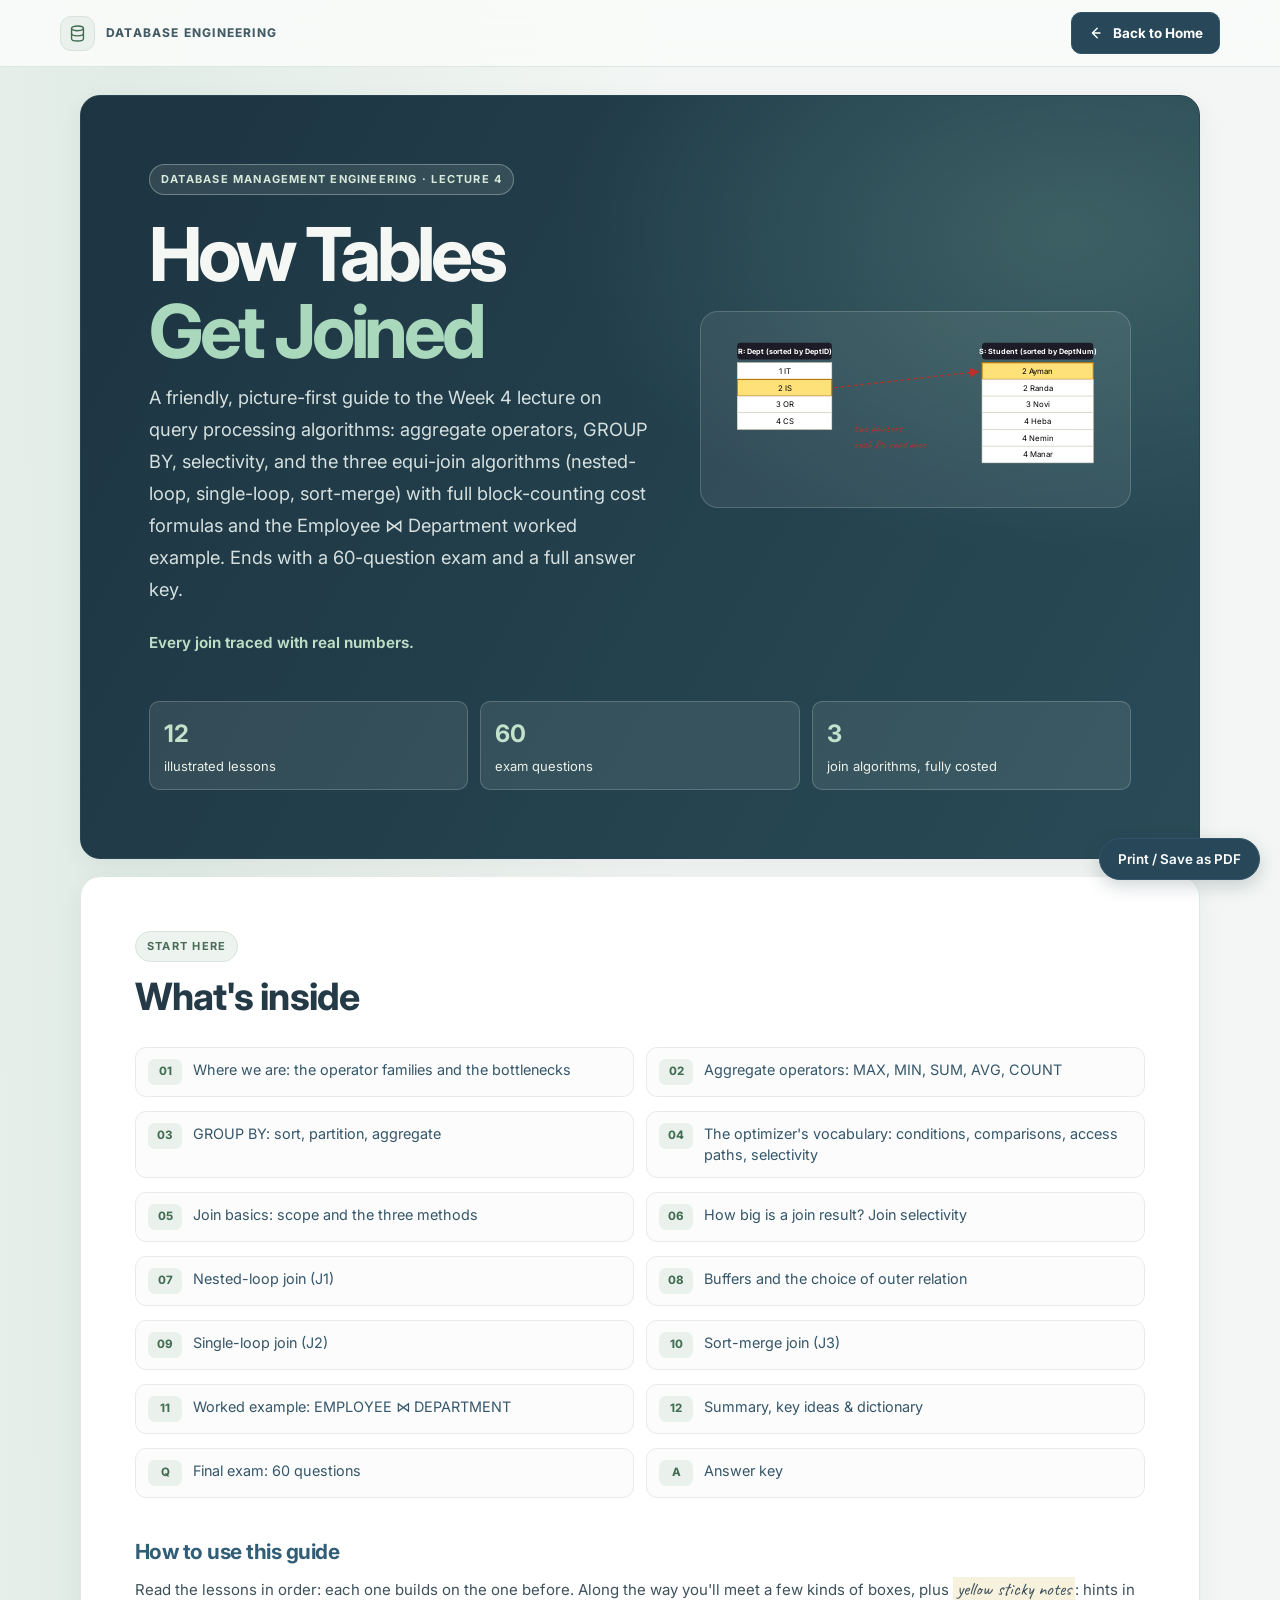
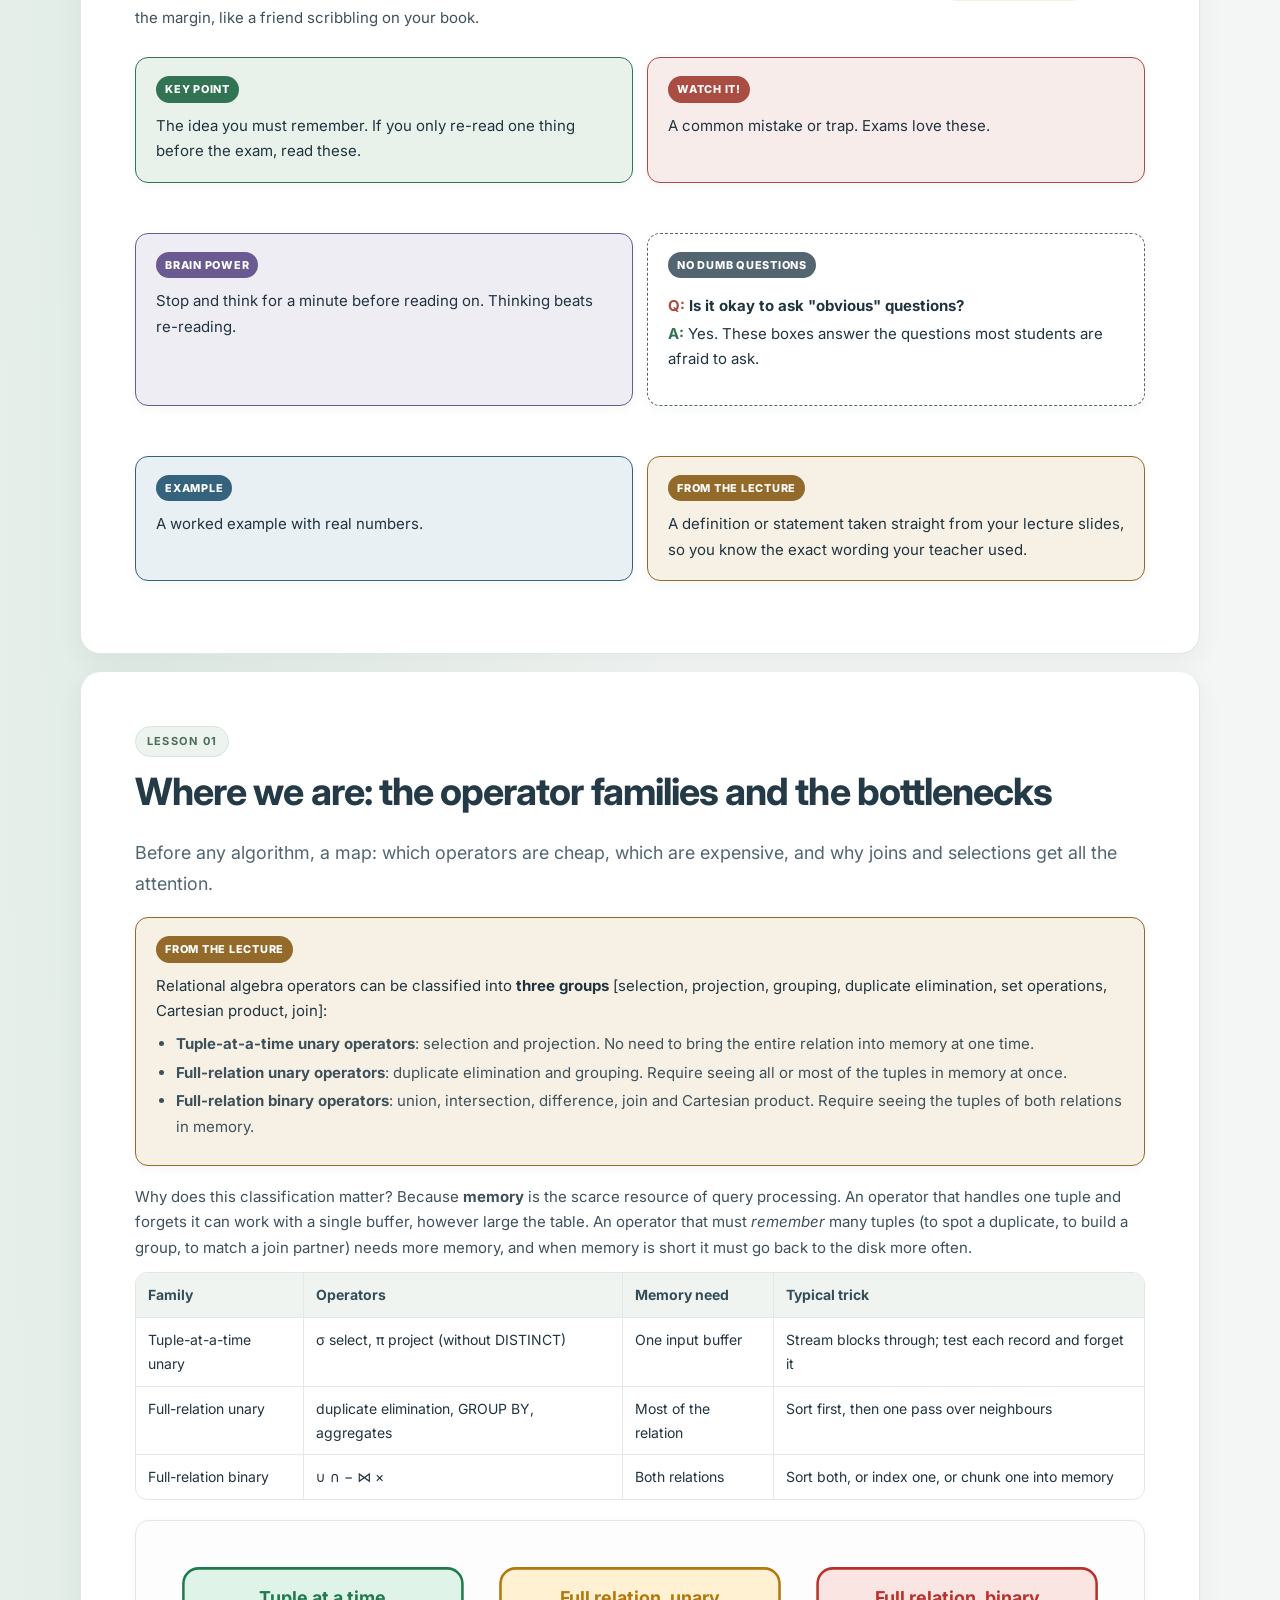
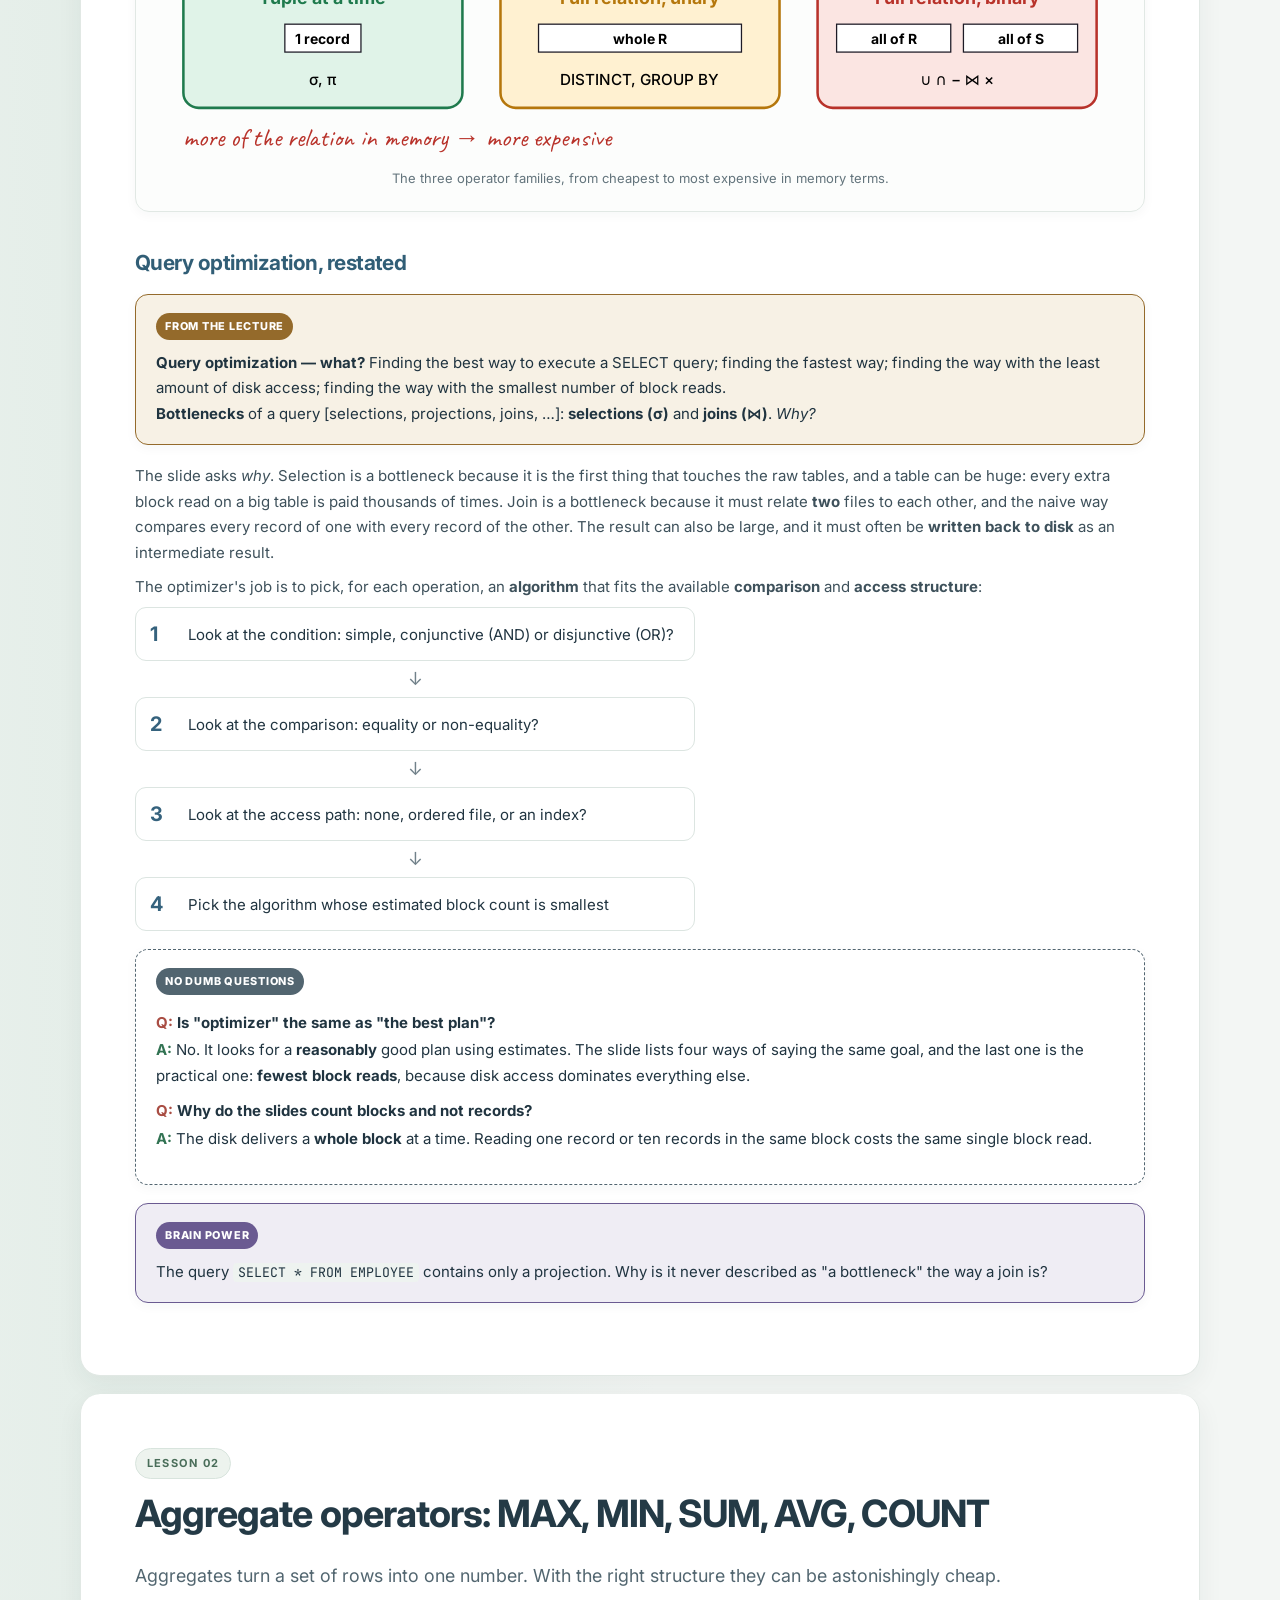
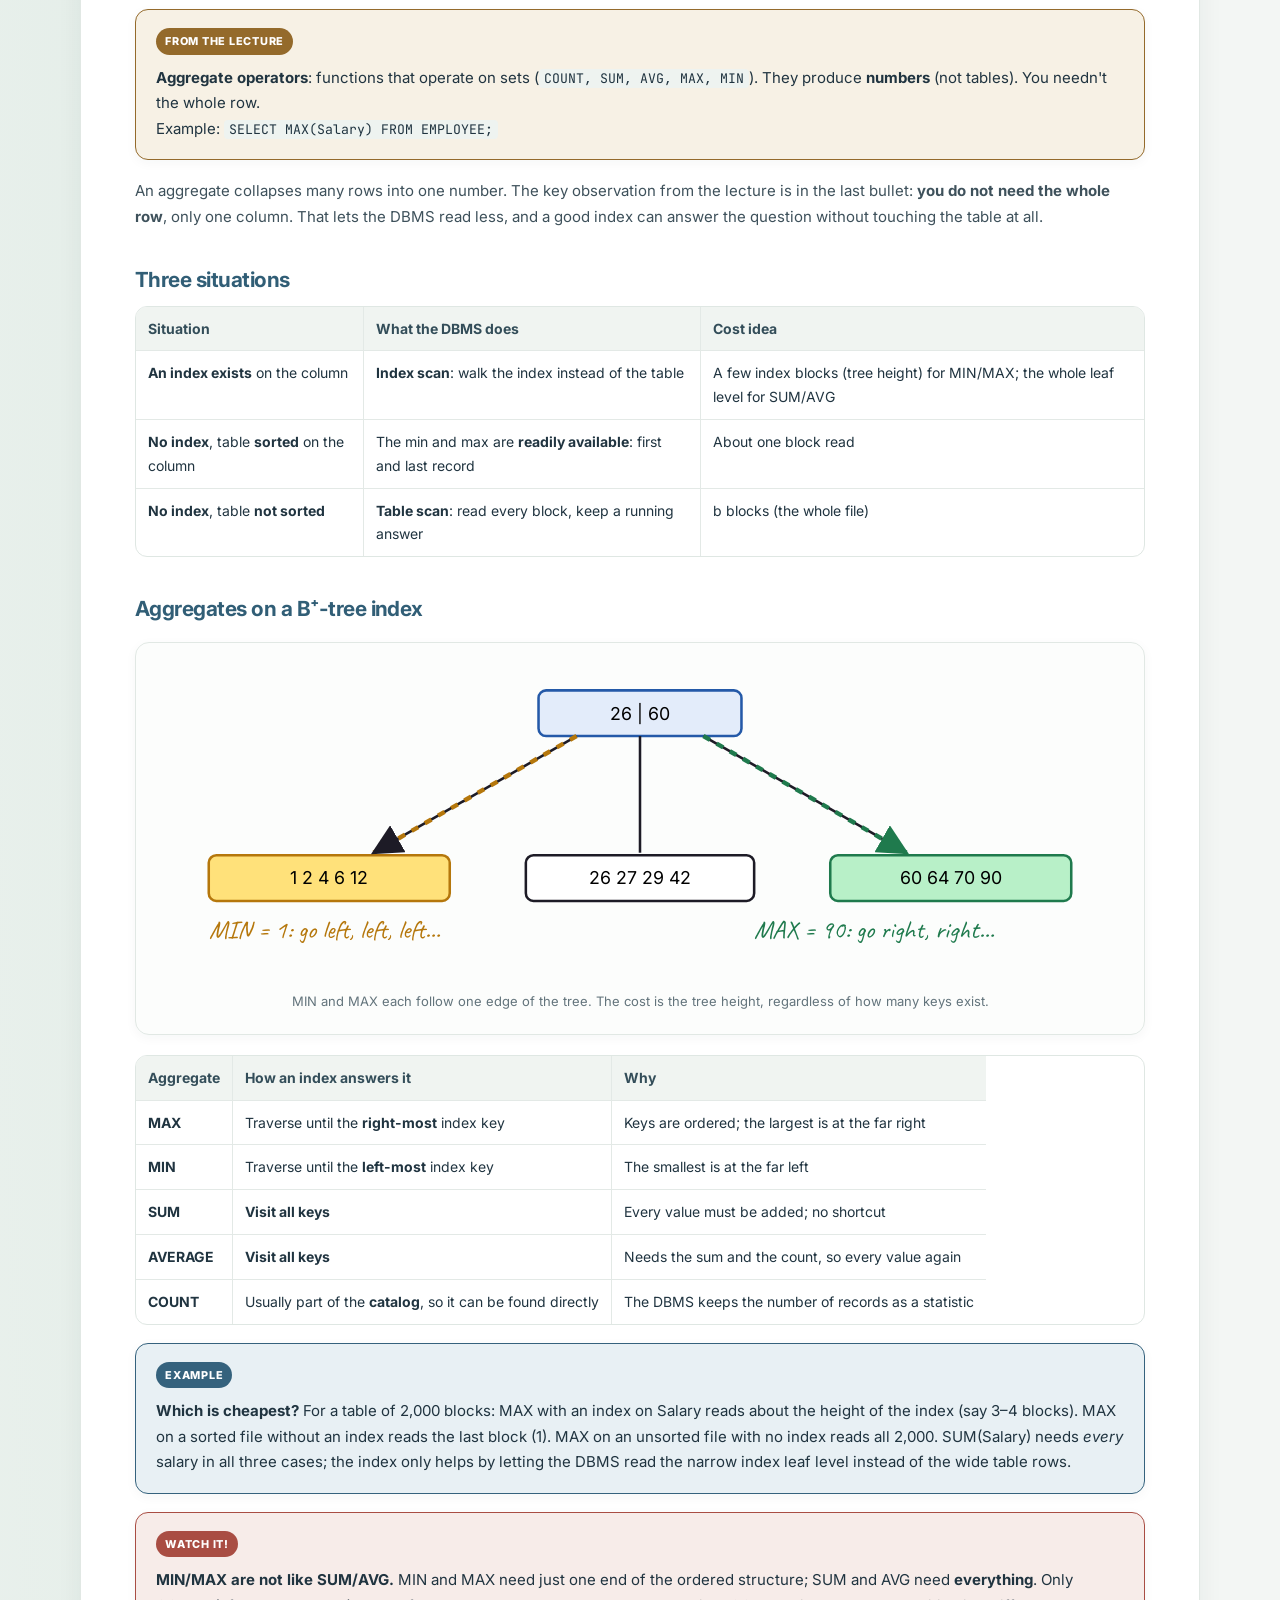
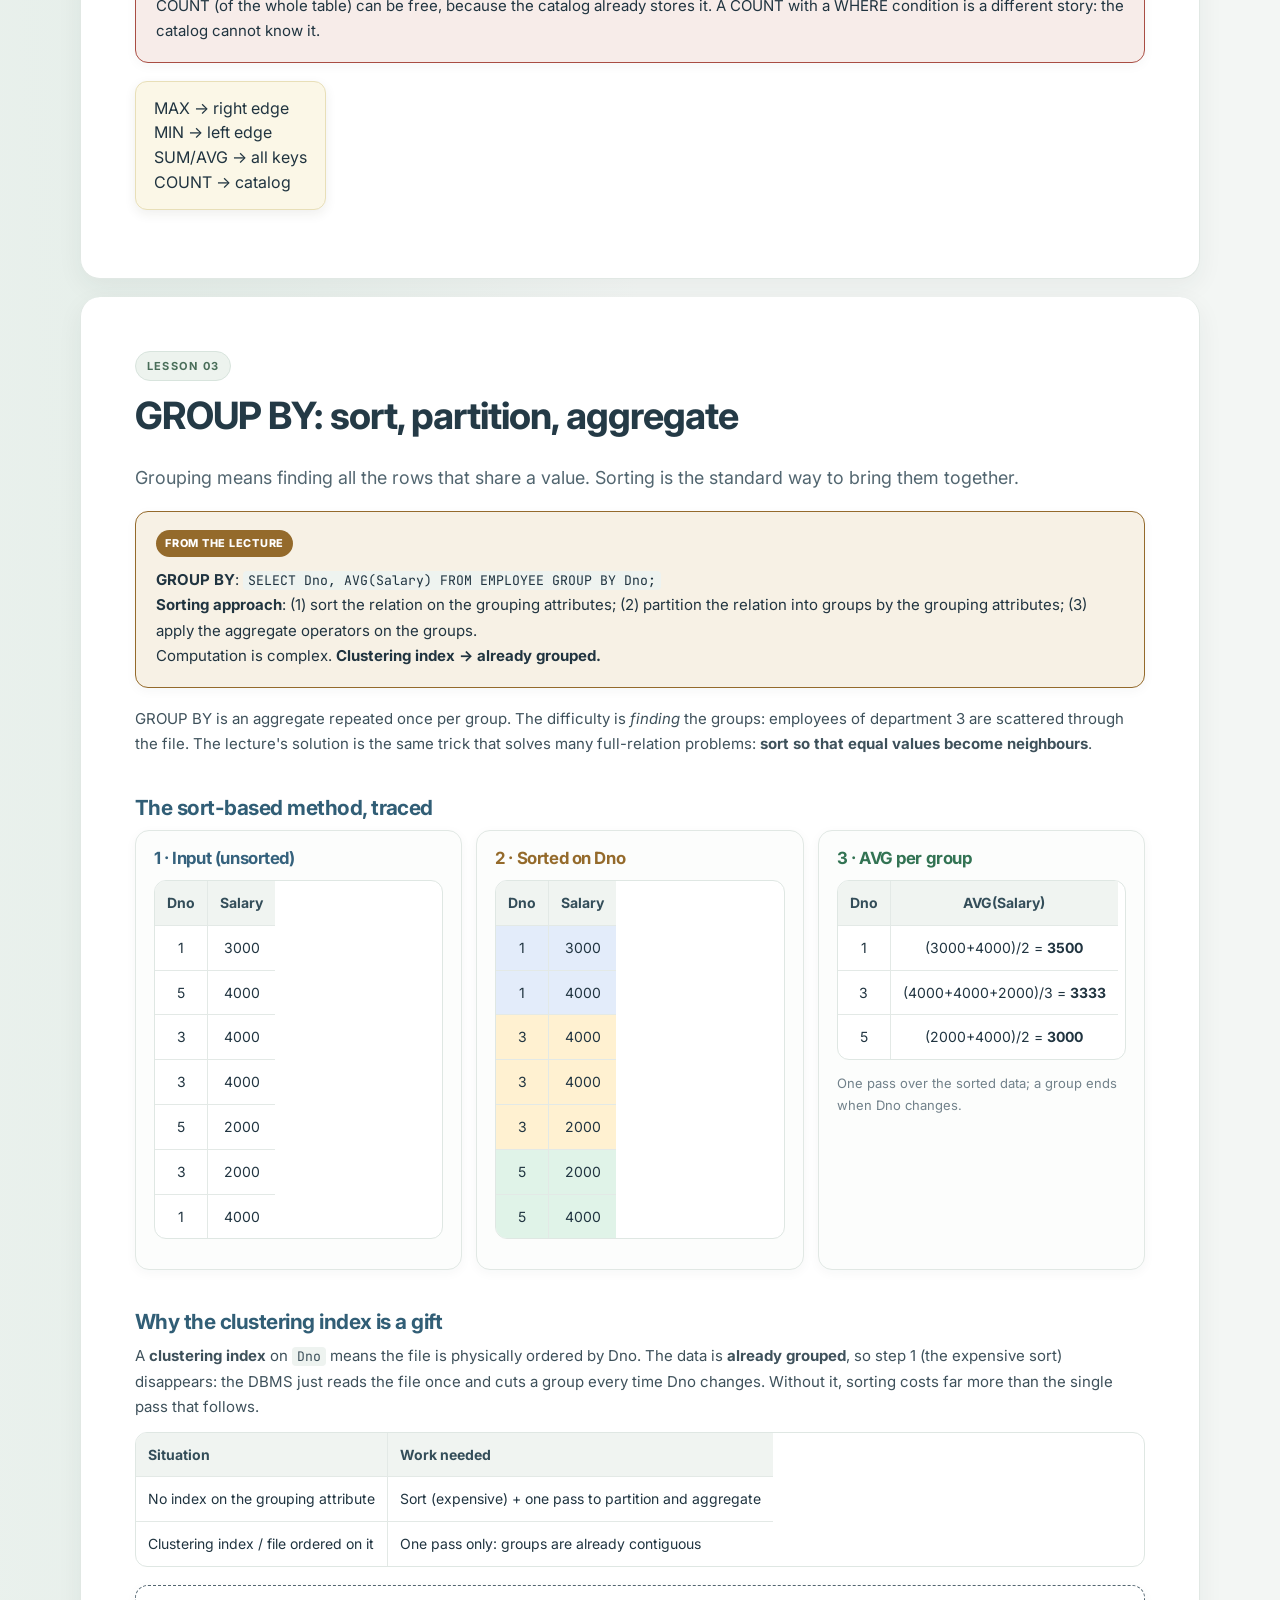
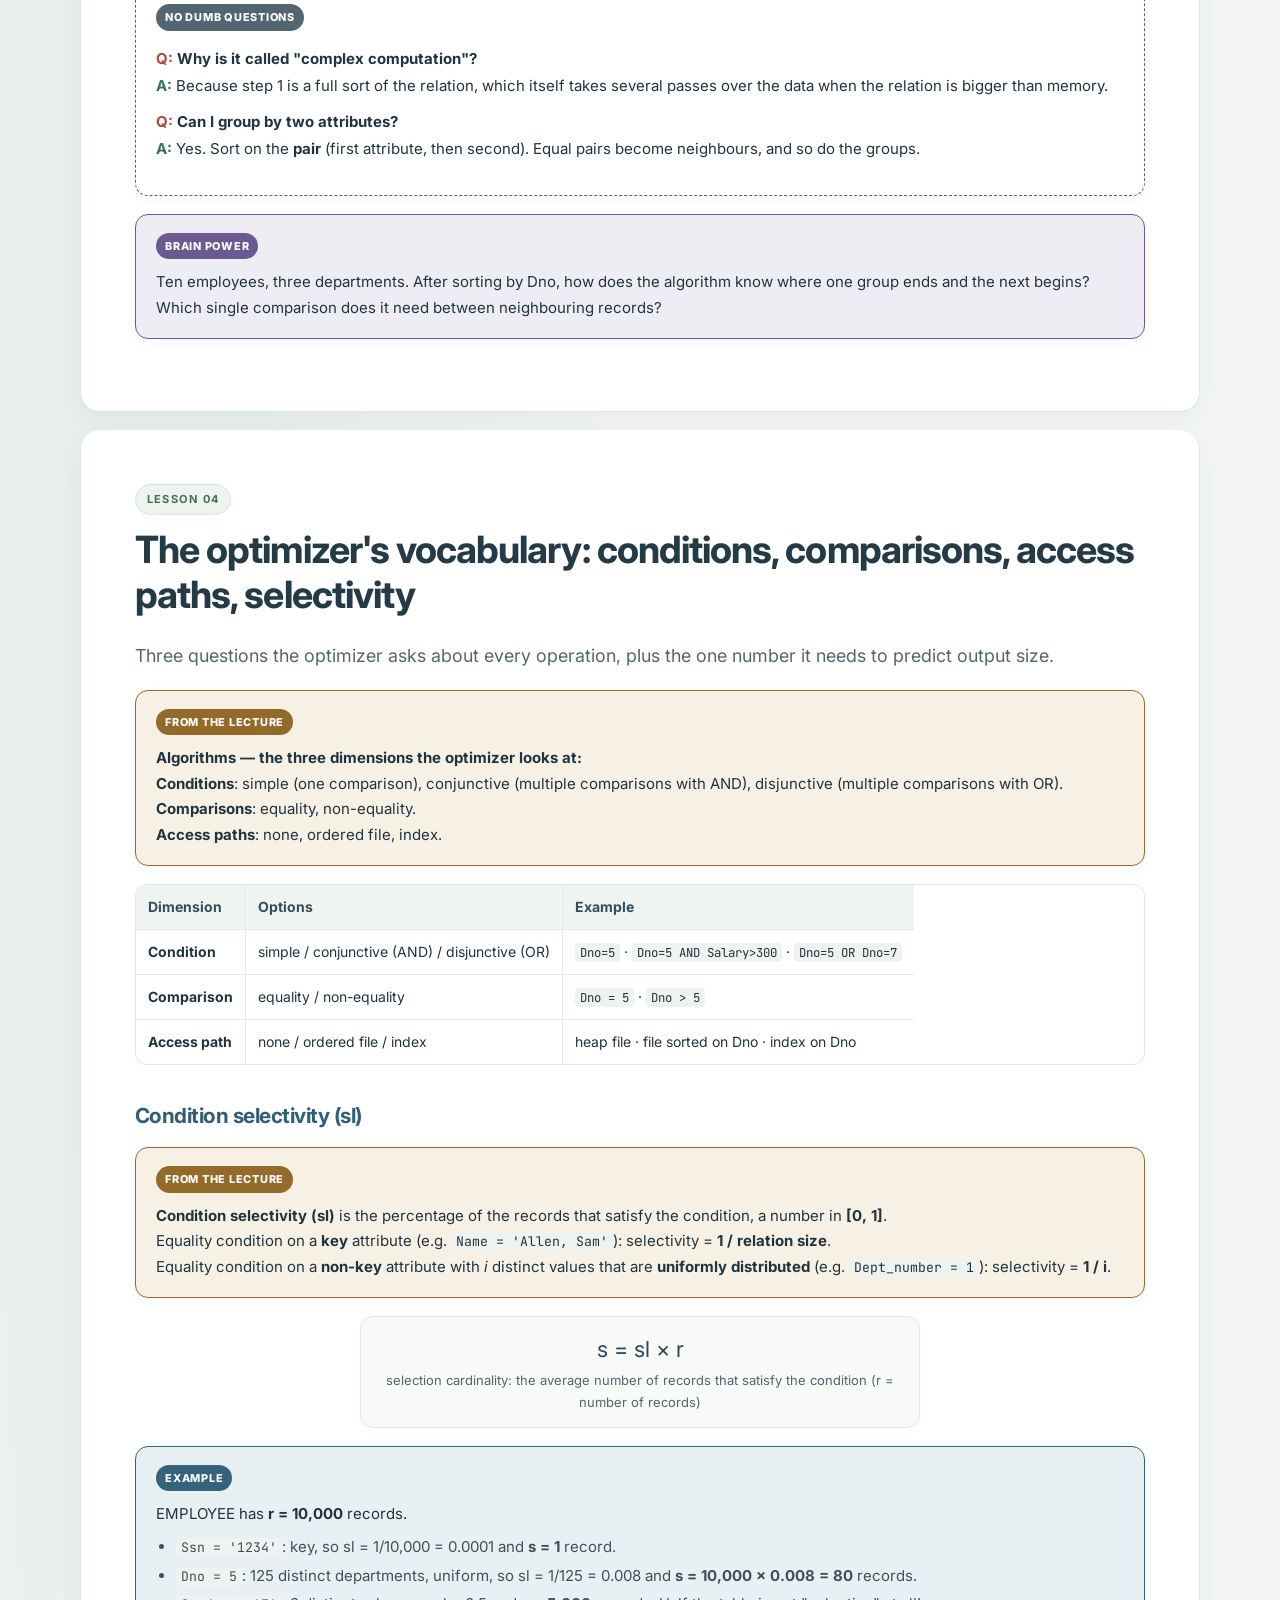
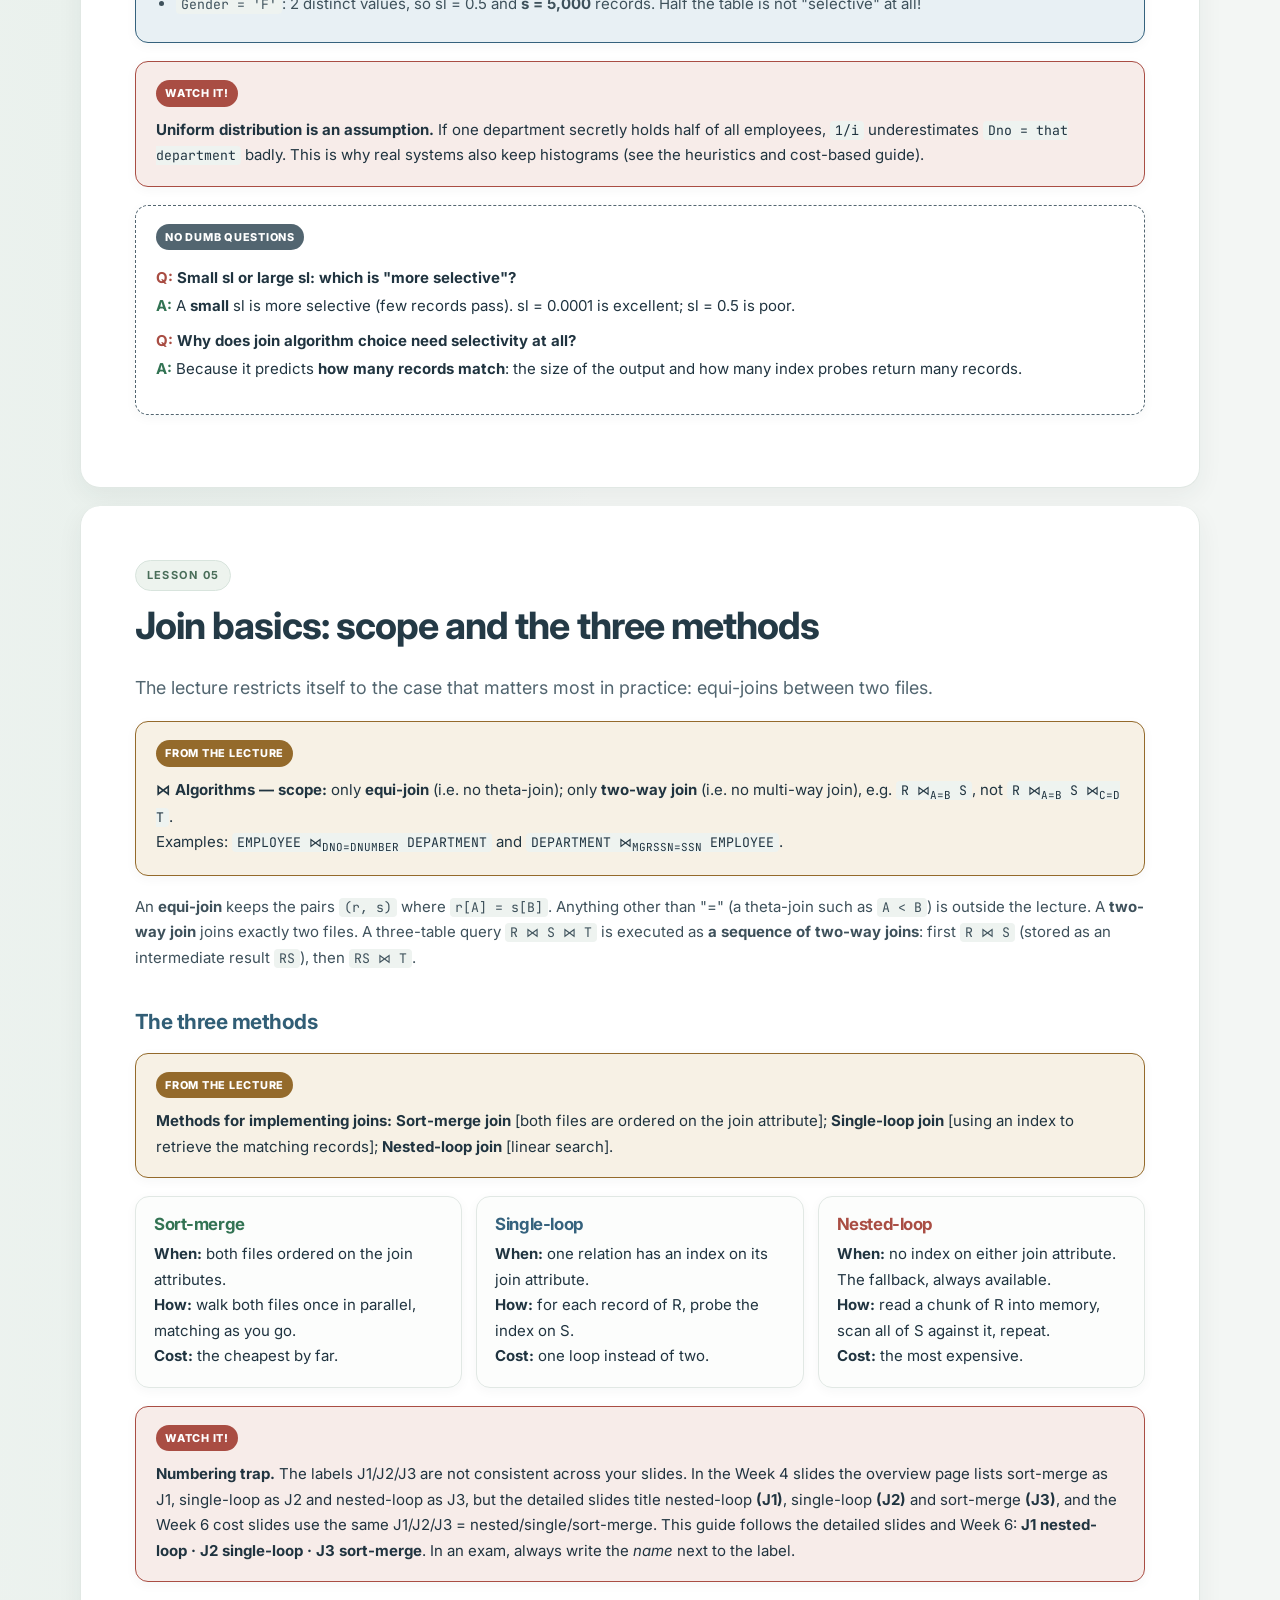
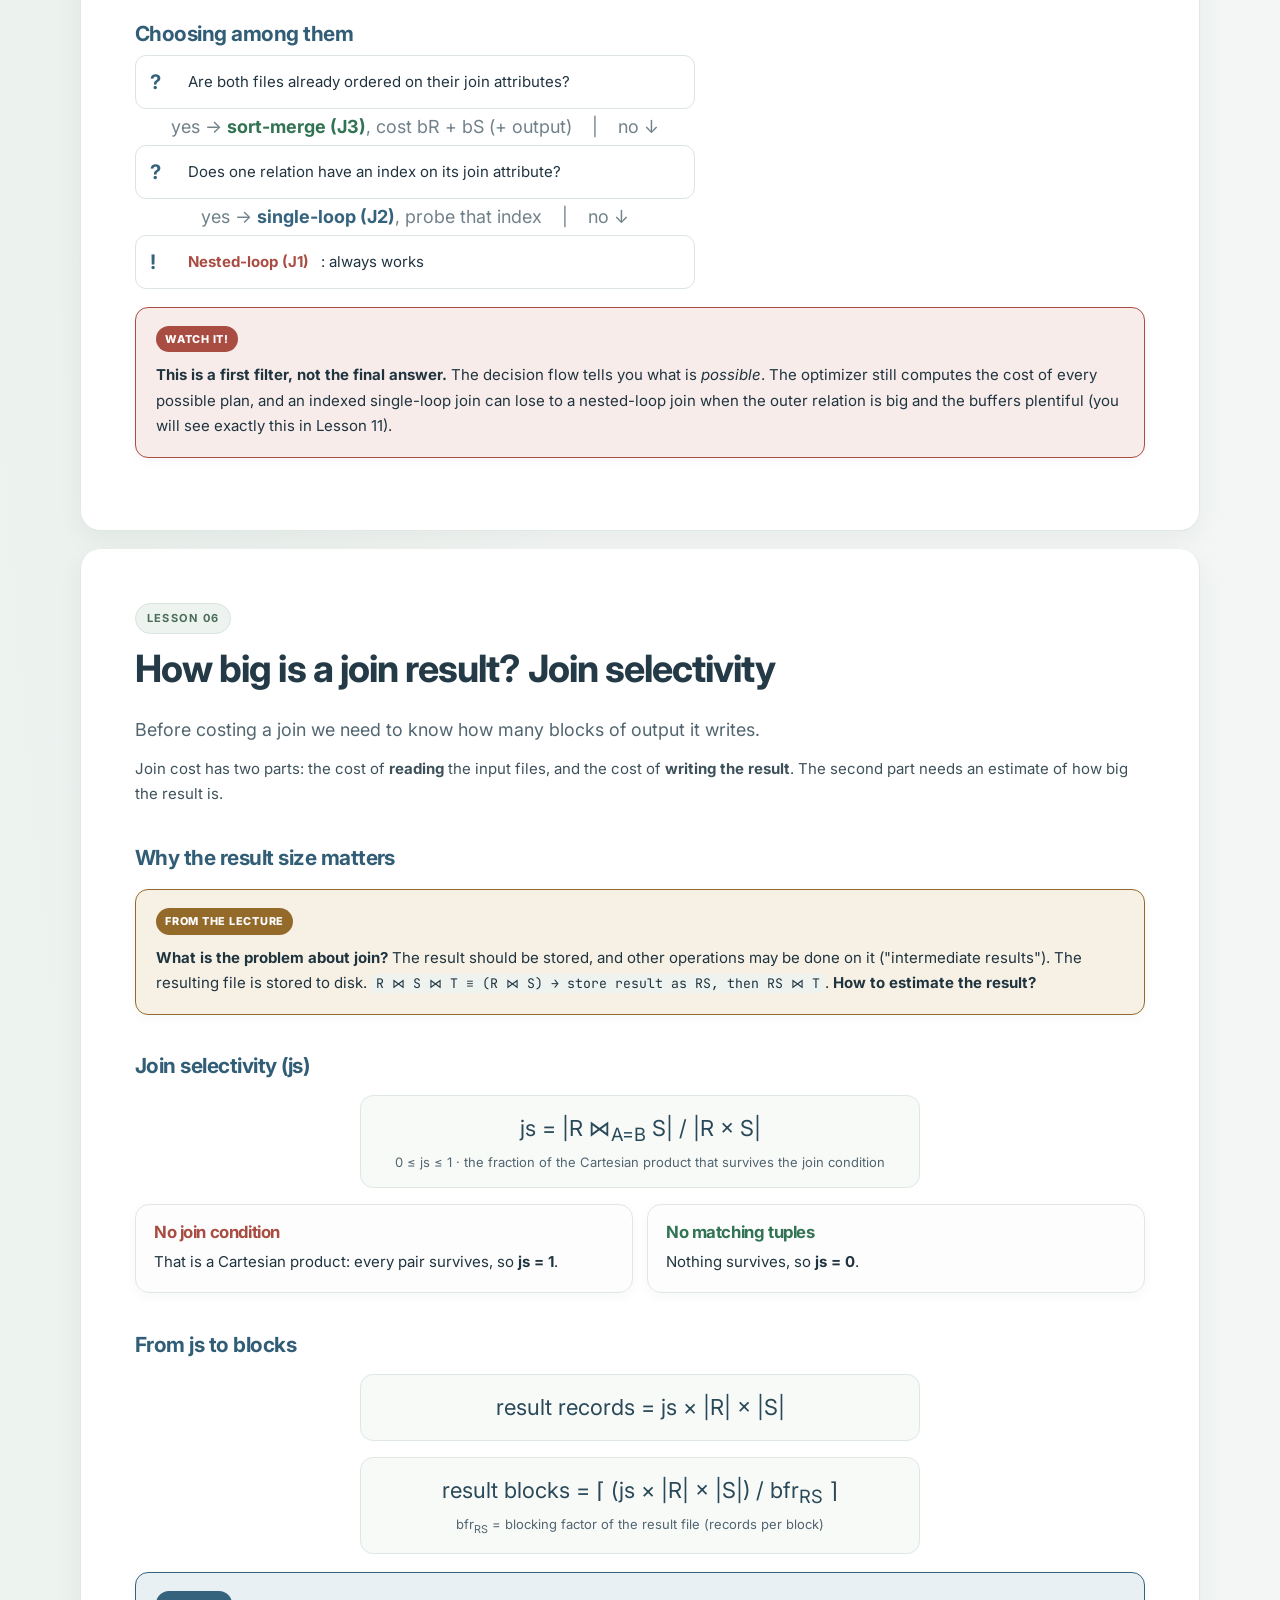
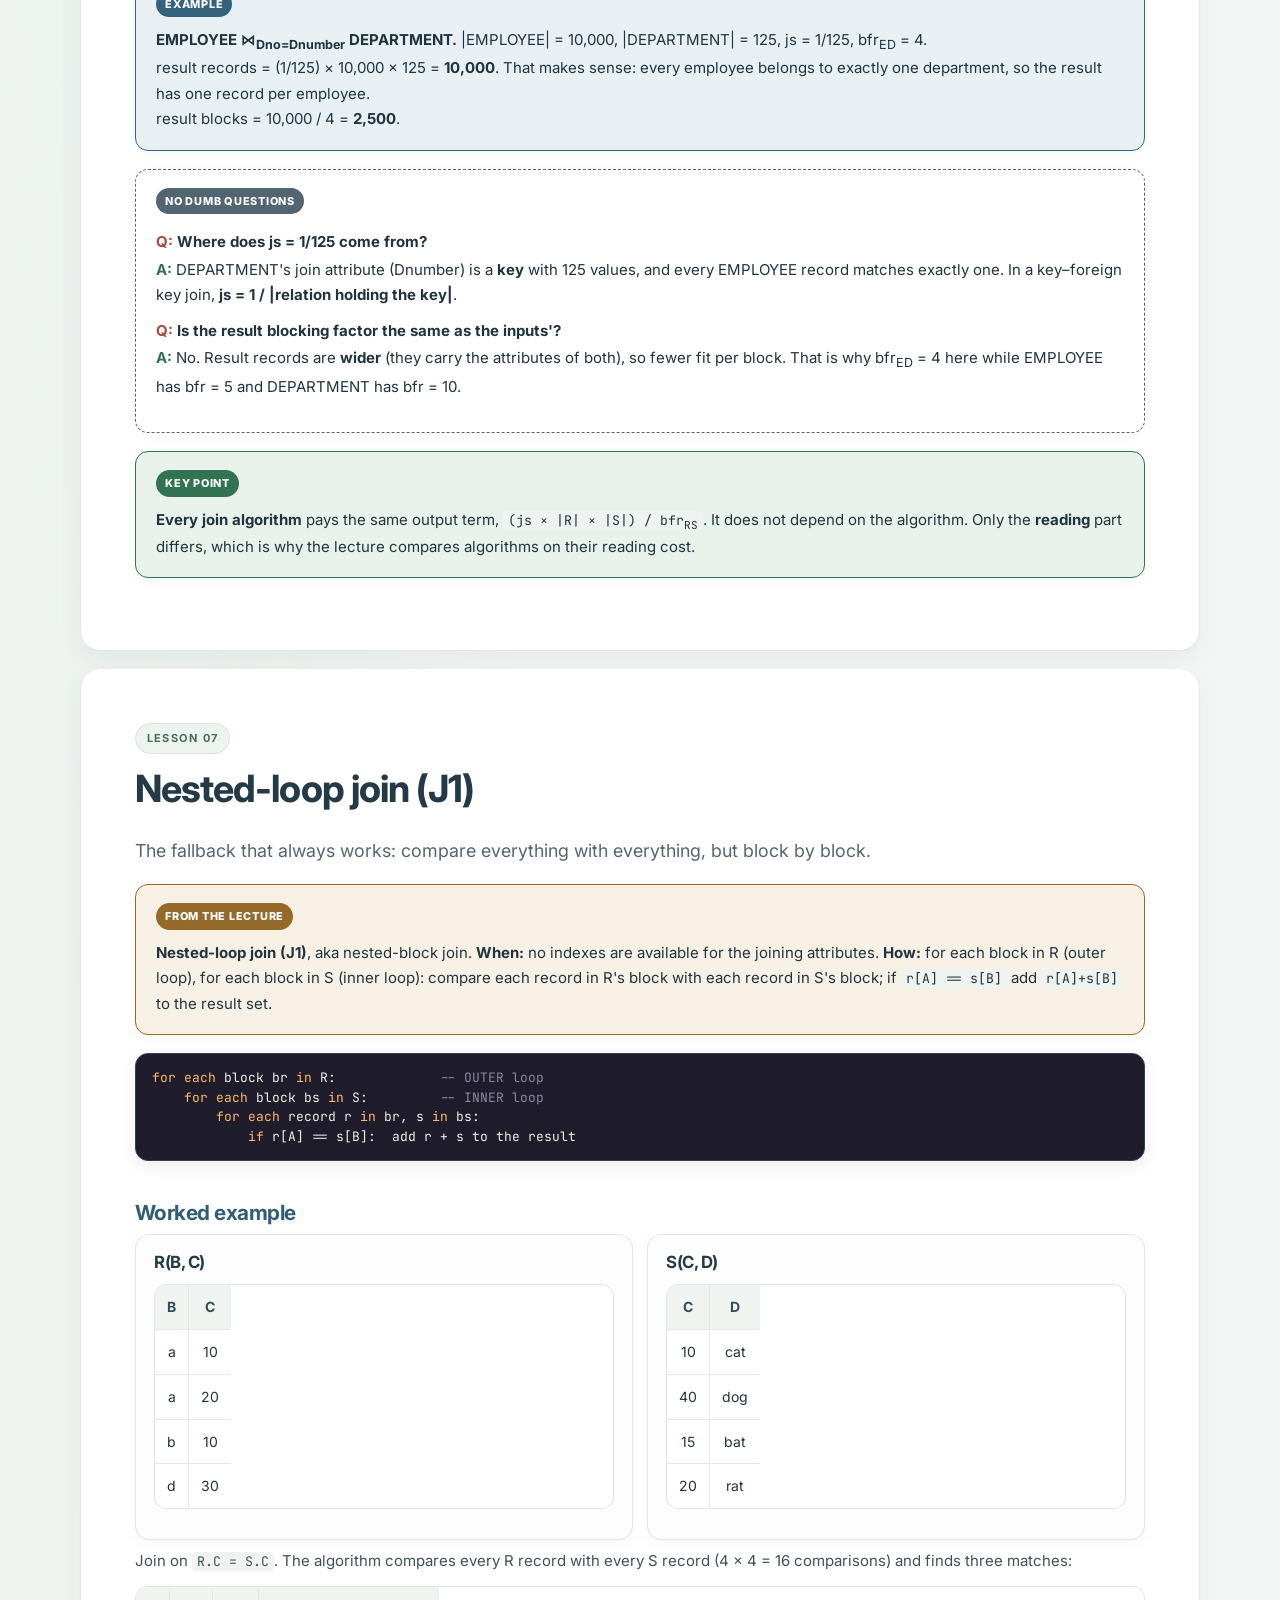
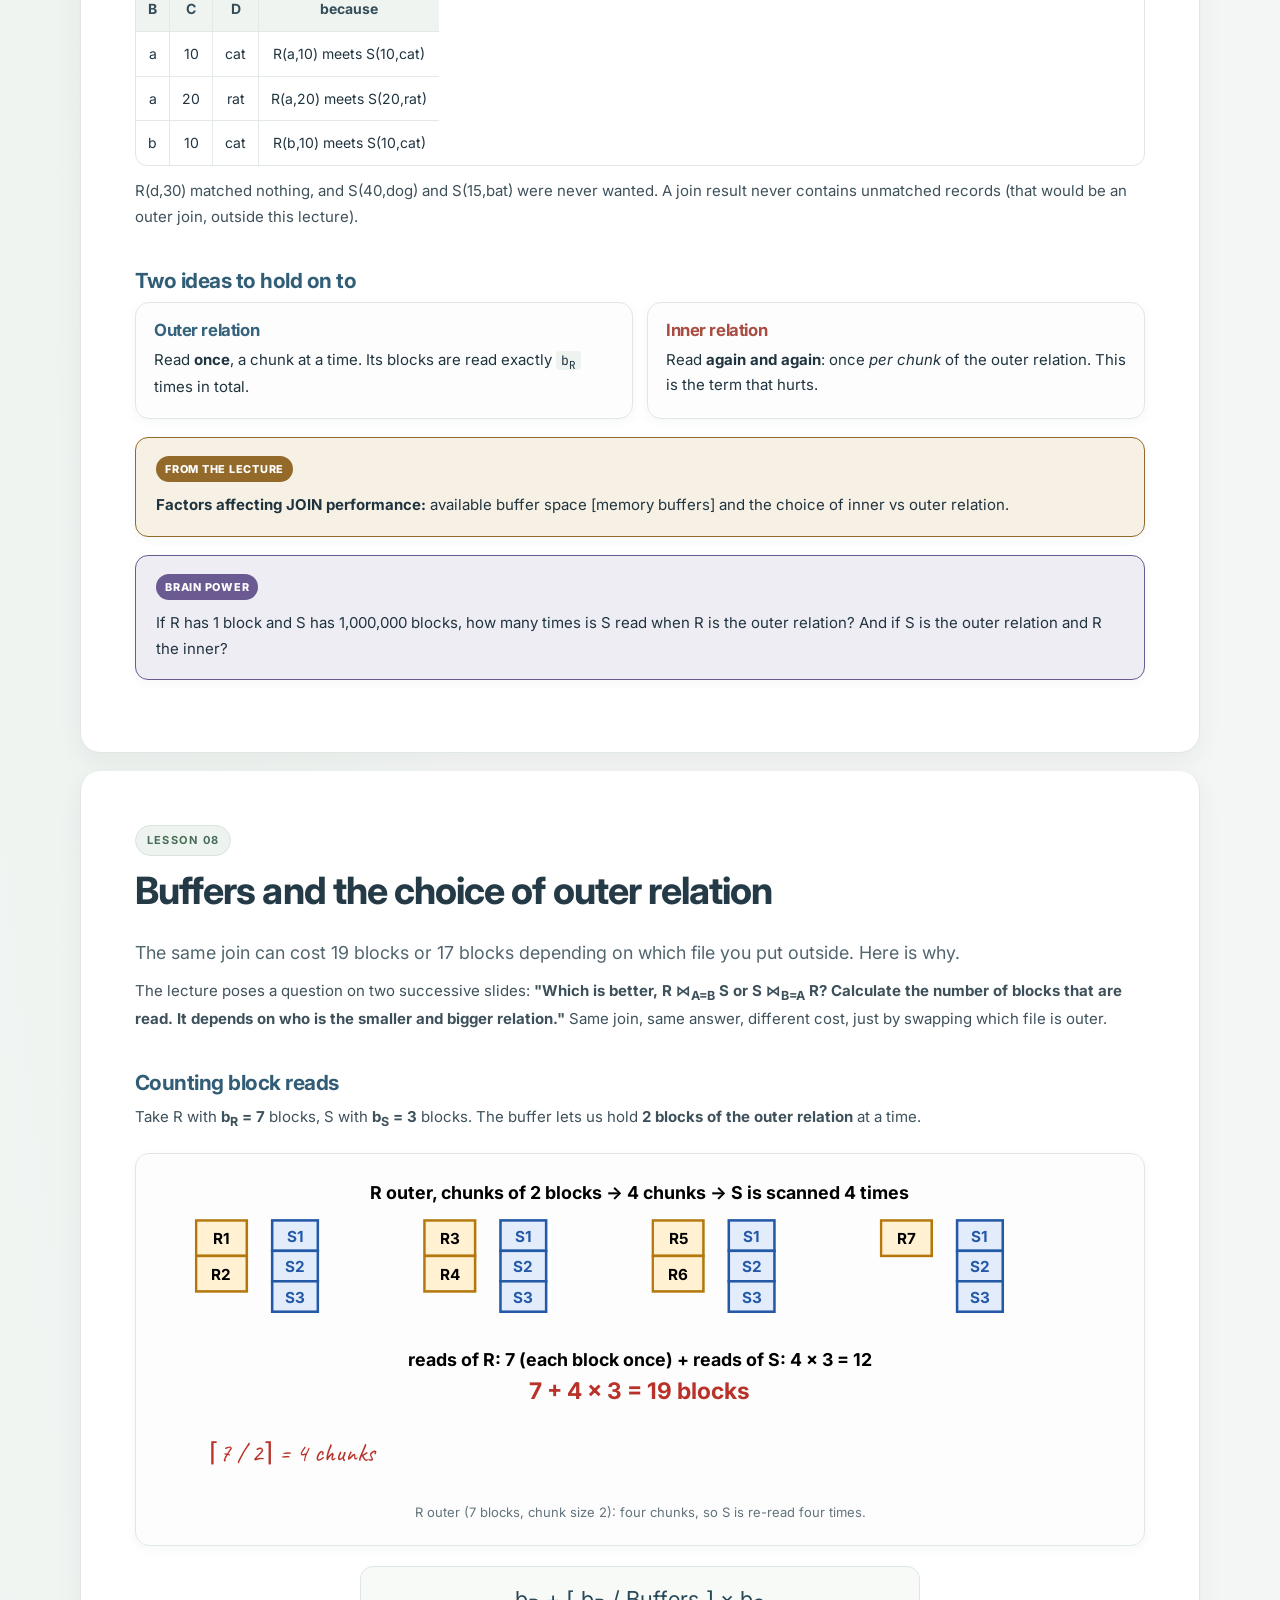
<file: QP_Join_Algorithms_Study_Guide.html>
<!doctype html>
<html lang="en">
<head>
<meta charset="utf-8">
<meta name="viewport" content="width=device-width, initial-scale=1">
<title>Join Algorithms &amp; Aggregates Explained</title>
<link rel="preconnect" href="https://fonts.googleapis.com">
<link rel="preconnect" href="https://fonts.gstatic.com" crossorigin>
<link href="https://fonts.googleapis.com/css2?family=Caveat:wght@500;700&family=Fraunces:opsz,wght@9..144,600;9..144,800&family=Inter:wght@400;500;600;700&family=JetBrains+Mono:wght@400;600&display=swap" rel="stylesheet">
<style>
:root{
  --ink:#1d1b26; --ink-2:#4a4658; --muted:#7a768a;
  --paper:#fffdf8; --panel:#f6f2e9; --line:#d9d2c3;
  --blue:#2459a8; --blue-soft:#e3ecfa;
  --green:#1f7a4d; --green-soft:#e0f3e8;
  --red:#b8322a; --red-soft:#fbe5e2;
  --amber:#b5770c; --amber-soft:#fff1d1;
  --violet:#6a3fb5; --violet-soft:#ece5fa;
  --note:#fff4a8;
  --hand:'Caveat', 'Comic Sans MS', cursive;
  --serif:'Fraunces', Georgia, serif;
  --sans:'Inter', system-ui, -apple-system, Segoe UI, Roboto, sans-serif;
  --mono:'JetBrains Mono', ui-monospace, Consolas, monospace;
}
*{box-sizing:border-box}
html{-webkit-print-color-adjust:exact;print-color-adjust:exact}
body{margin:0;background:#e9e4d8;color:var(--ink);font-family:var(--sans);font-size:15px;line-height:1.62}
.doc{max-width:900px;margin:0 auto;background:var(--paper);box-shadow:0 0 40px rgba(0,0,0,.12)}
.sheet{padding:56px 64px;position:relative}
.chapter{border-top:1px dashed var(--line)}
h1,h2,h3,h4{font-family:var(--serif);line-height:1.15;margin:0 0 .4em}
h2{font-size:34px;font-weight:800;letter-spacing:-.01em}
h3{font-size:22px;font-weight:700;margin-top:1.6em;color:var(--blue)}
h4{font-size:17px;font-family:var(--sans);font-weight:700;margin-top:1.2em}
p{margin:.55em 0}
ul,ol{padding-left:1.3em;margin:.5em 0}
li{margin:.2em 0}
code,.mono{font-family:var(--mono);font-size:.88em}
code{background:var(--panel);padding:1px 5px;border-radius:4px}
b,strong{font-weight:700}
.kicker{display:inline-block;font-family:var(--sans);font-weight:700;font-size:12px;letter-spacing:.14em;text-transform:uppercase;color:#fff;background:var(--ink);padding:4px 10px;border-radius:3px;margin-bottom:12px}
.lead{font-size:17px;color:var(--ink-2)}
.hand{font-family:var(--hand);font-size:1.35em;line-height:1.1}
.muted{color:var(--muted)}
.c-blue{color:var(--blue)} .c-green{color:var(--green)} .c-red{color:var(--red)} .c-amber{color:var(--amber)} .c-violet{color:var(--violet)}
.src{font-size:11.5px;color:var(--muted);font-style:italic}

/* ---------- cover ---------- */
.cover{min-height:1060px;display:flex;flex-direction:column;justify-content:space-between;background:
 radial-gradient(circle at 85% 10%, #ffe9a8 0, transparent 40%),
 radial-gradient(circle at 10% 90%, #d9e6fb 0, transparent 45%), var(--paper)}
.cover h1{font-size:68px;font-weight:800;letter-spacing:-.02em;margin:10px 0 6px}
.cover h1 span{color:var(--blue)}
.cover .sub{font-size:19px;color:var(--ink-2);max-width:620px}
.cover .badge{font-family:var(--hand);font-size:28px;color:var(--red);transform:rotate(-4deg);display:inline-block;margin-top:14px}
.cover-tree{margin:20px auto 0;width:100%;max-width:720px}
.cover-meta{display:grid;grid-template-columns:repeat(3,1fr);gap:14px;font-size:13px}
.cover-meta div{background:#fff;border:1px solid var(--line);border-radius:10px;padding:12px 14px}
.cover-meta b{display:block;font-family:var(--serif);font-size:24px}

/* ---------- TOC ---------- */
.toc{columns:2;column-gap:36px;padding:0;list-style:none;counter-reset:t}
.toc li{break-inside:avoid;display:flex;gap:10px;padding:7px 0;border-bottom:1px dotted var(--line)}
.toc li span.n{font-family:var(--serif);font-weight:800;color:var(--blue);min-width:28px}
.toc a{color:inherit;text-decoration:none}

/* ---------- boxes (Head-First style) ---------- */
.box{border-radius:12px;padding:16px 20px;margin:18px 0;position:relative;break-inside:avoid}
.box > .tag{position:absolute;top:-13px;left:16px;font-family:var(--sans);font-weight:800;font-size:12px;letter-spacing:.08em;text-transform:uppercase;padding:3px 10px;border-radius:20px;color:#fff}
.brain{background:var(--violet-soft);border:2px solid var(--violet)} .brain>.tag{background:var(--violet)}
.watch{background:var(--red-soft);border:2px solid var(--red)} .watch>.tag{background:var(--red)}
.key{background:var(--green-soft);border:2px solid var(--green)} .key>.tag{background:var(--green)}
.example{background:var(--blue-soft);border:2px solid var(--blue)} .example>.tag{background:var(--blue)}
.lecture{background:var(--amber-soft);border:2px solid var(--amber)} .lecture>.tag{background:var(--amber)}
.nodumb{background:#fff;border:2px dashed var(--ink-2)} .nodumb>.tag{background:var(--ink-2)}
.nodumb dt{font-weight:700;margin-top:10px}
.nodumb dt::before{content:"Q: ";color:var(--red);font-family:var(--serif)}
.nodumb dd{margin:2px 0 0 0}
.nodumb dd::before{content:"A: ";font-weight:700;color:var(--green);font-family:var(--serif)}
.sticky{background:var(--note);font-family:var(--hand);font-size:22px;line-height:1.15;padding:14px 18px;box-shadow:2px 4px 10px rgba(0,0,0,.15);transform:rotate(-1.5deg);width:fit-content;max-width:330px;margin:14px 0;break-inside:avoid}
.sticky.r{transform:rotate(1.8deg);margin-left:auto}
.bubble{position:relative;background:#fff;border:2px solid var(--ink);border-radius:18px;padding:10px 14px;font-family:var(--hand);font-size:21px;line-height:1.15;width:fit-content;max-width:300px}
.bubble::after{content:"";position:absolute;left:24px;bottom:-12px;border:6px solid transparent;border-top:8px solid var(--ink)}

.grid2{display:grid;grid-template-columns:1fr 1fr;gap:18px}
.grid3{display:grid;grid-template-columns:repeat(3,1fr);gap:14px}
.card{background:#fff;border:1.5px solid var(--line);border-radius:12px;padding:14px 16px;break-inside:avoid}
.card h4{margin-top:0}
.figure{margin:20px 0;padding:16px;background:#fff;border:1.5px solid var(--line);border-radius:14px;break-inside:avoid}
.figure figcaption,.caption{font-size:13px;color:var(--ink-2);margin-top:8px;text-align:center}
svg{max-width:100%;height:auto;display:block;margin:0 auto}
svg text{font-family:var(--sans)}
svg .hand{font-family:var(--hand)}

table.t{width:100%;border-collapse:collapse;margin:12px 0;font-size:14px;break-inside:avoid}
table.t th,table.t td{border:1px solid var(--line);padding:7px 10px;text-align:left;vertical-align:top}
table.t th{background:var(--panel);font-weight:700}
table.t.center td,table.t.center th{text-align:center}

pre.code{font-family:var(--mono);font-size:13px;background:#1f1d2b;color:#f3efe2;padding:14px 16px;border-radius:10px;overflow-x:auto;line-height:1.5;break-inside:avoid}
pre.code .k{color:#ffb86b} pre.code .c{color:#8c88a3} pre.code .s{color:#a8e6a1}

.formula{font-family:var(--serif);font-size:22px;text-align:center;background:#fff;border:2px solid var(--ink);border-radius:12px;padding:14px;margin:16px auto;max-width:560px}
.formula small{display:block;font-family:var(--sans);font-size:13px;color:var(--ink-2)}

/* mini data blocks */
.blk{display:inline-flex;flex-direction:column;border:2px solid var(--ink);border-radius:6px;overflow:hidden;background:#fff;min-width:70px;vertical-align:top}
.blk .h{background:var(--ink);color:#fff;font-size:11px;font-weight:700;padding:2px 6px;text-align:center}
.blk span{padding:2px 8px;border-top:1px solid var(--line);font-family:var(--mono);font-size:13px;text-align:center}
.blk span.hit{background:#ffe17a;font-weight:700}

/* flow */
.flow{display:flex;flex-direction:column;gap:0;align-items:stretch;max-width:560px}
.flow .step{display:flex;gap:12px;align-items:center;background:#fff;border:1.5px solid var(--line);border-radius:10px;padding:9px 14px}
.flow .step b.n{font-family:var(--serif);font-size:20px;color:var(--blue);min-width:26px}
.flow .arrow{text-align:center;color:var(--muted);line-height:1;font-size:18px;padding:3px 0}

/* bars */
.bar{height:22px;border-radius:5px;display:flex;align-items:center;padding:0 8px;font-size:12px;font-weight:600;color:#fff;white-space:nowrap}

/* quiz */
.q{break-inside:avoid;margin:10px 0 14px;padding-left:38px;position:relative}
.q .qn{position:absolute;left:0;top:0;font-family:var(--serif);font-weight:800;color:var(--blue);font-size:17px}
.q ol.opts{list-style:none;padding:0;margin:6px 0 0;display:grid;grid-template-columns:1fr 1fr;gap:3px 22px}
.q ol.opts li::before{content:attr(data-l) ") ";font-weight:700;color:var(--ink-2)}
.q .tf{font-weight:700;color:var(--ink-2);font-size:13px;margin-left:6px}
.q .lines{border-bottom:1px solid var(--line);height:26px}
.ans{break-inside:avoid;margin:8px 0;padding:8px 0 8px 38px;position:relative;border-bottom:1px dotted var(--line)}
.ans .qn{position:absolute;left:0;top:8px;font-family:var(--serif);font-weight:800;color:var(--green)}
.ans b.a{color:var(--green)}
.ans-grid{display:grid;grid-template-columns:repeat(5,1fr);gap:6px;font-size:14px}
.ans-grid div{background:#fff;border:1px solid var(--line);border-radius:6px;padding:4px 8px}
.ans-grid b{color:var(--blue)}

/* ---------- animation ---------- */
@keyframes up{from{opacity:0;transform:translateY(18px)}to{opacity:1;transform:none}}
@keyframes pop{0%{opacity:0;transform:scale(.6)}70%{transform:scale(1.06)}100%{opacity:1;transform:scale(1)}}
@keyframes dash{to{stroke-dashoffset:-24}}
@keyframes glow{0%,100%{fill:#fff}50%{fill:#ffe17a}}
@keyframes pulseR{0%,100%{box-shadow:0 0 0 0 rgba(184,50,42,.35)}50%{box-shadow:0 0 0 8px rgba(184,50,42,0)}}
@keyframes drop{0%{transform:translateY(-30px);opacity:0}60%{transform:translateY(4px);opacity:1}100%{transform:none;opacity:1}}
@keyframes wiggle{0%,100%{transform:rotate(-1.5deg)}50%{transform:rotate(1deg)}}
@keyframes grow{from{transform:scaleX(0)}to{transform:scaleX(1)}}
@keyframes path1{0%,100%{fill:#fff}8%,30%{fill:#ffe17a}}
@keyframes path2{0%,25%,100%{fill:#fff}33%,55%{fill:#ffe17a}}
@keyframes path3{0%,50%,100%{fill:#fff}58%,80%{fill:#ffe17a}}
@keyframes path4{0%,75%,100%{fill:#fff}83%,97%{fill:#b8f0c8}}

html.js .reveal{opacity:0}
html.js .reveal.in{animation:up .7s cubic-bezier(.2,.7,.2,1) both}
.pop{animation:pop .6s cubic-bezier(.2,.7,.2,1) both}
.flowline{stroke-dasharray:6 6;animation:dash 1.2s linear infinite}
.sticky{animation:wiggle 5s ease-in-out infinite}
.sticky.r{animation:none}
.bar.anim{transform-origin:left;animation:grow 1.4s cubic-bezier(.2,.7,.2,1) both}
.dropin{animation:drop 1s ease-out 0.4s both}
.s1{animation:path1 4s infinite}.s2{animation:path2 4s infinite}.s3{animation:path3 4s infinite}.s4{animation:path4 4s infinite}
.hit-pulse{animation:pulseR 1.8s infinite}

@media (prefers-reduced-motion: reduce){
  *,*::before,*::after{animation:none!important;transition:none!important}
  html.js .reveal{opacity:1}
}

/* ---------- small screens ---------- */
@media (max-width:720px){
  .sheet{padding:28px 16px}
  .grid2,.grid3,.cover-meta{grid-template-columns:1fr}
  .toc{columns:1}
  .cover h1{font-size:44px}
  h2{font-size:28px}
  .q ol.opts{grid-template-columns:1fr}
  .ans-grid{grid-template-columns:repeat(2,1fr)}
}

/* ---------- print ---------- */
@page{size:A4;margin:13mm 12mm 14mm}
@media print{
  body{background:#fff;font-size:12.5px}
  .doc{box-shadow:none;max-width:none}
  .sheet{padding:0 2mm}
  .chapter{border-top:none;break-before:page}
  .cover{min-height:265mm;padding-top:10mm}
  *,*::before,*::after{animation:none!important;transition:none!important}
  html.js .reveal{opacity:1!important;transform:none!important}
  .sticky{transform:rotate(-1.5deg)}
  .sticky.r{transform:rotate(1.8deg)}
  .flowline{stroke-dasharray:6 6}
  .s1,.s2,.s3{fill:#ffe17a}.s4{fill:#b8f0c8}
  h2,h3,h4{break-after:avoid}
  .box,.figure,.card,table,pre,.q,.ans{break-inside:avoid}
  .no-print{display:none!important}
  .sheet{padding-top:3mm}
  .box{padding-top:30px;margin-top:12px}
  .box > .tag{top:8px}
  pre.code{white-space:pre-wrap;word-break:break-word}
  a{color:inherit;text-decoration:none}
}
.print-btn{position:fixed;right:18px;bottom:18px;z-index:9;background:var(--ink);color:#fff;border:0;border-radius:30px;padding:12px 18px;font:600 14px var(--sans);cursor:pointer;box-shadow:0 6px 18px rgba(0,0,0,.25)}
.print-btn:hover{background:var(--blue)}

/* ---------- interactive quiz (screen only; print output unchanged) ---------- */
@media screen{
  .quiz-on .q .tf{display:none}
  .quiz-on .q ol.opts li{cursor:pointer;border:1.5px solid var(--line);border-radius:8px;padding:5px 10px;background:#fff;transition:background .2s,border-color .2s,transform .15s}
  .quiz-on .q:not(.done) ol.opts li:hover,.quiz-on .q:not(.done) ol.opts li:focus-visible{border-color:var(--blue);background:var(--blue-soft);outline:none;transform:translateX(3px)}
  .quiz-on .q.done ol.opts li{cursor:default}
  .quiz-on .q ol.opts li.ok{background:var(--green-soft);border-color:var(--green);font-weight:600}
  .quiz-on .q ol.opts li.bad{background:var(--red-soft);border-color:var(--red);text-decoration:line-through;text-decoration-color:var(--red)}
  .qi{margin-top:8px}
  .qi .tfb{display:flex;gap:8px}
  .qi button{font:600 13px var(--sans);border:1.5px solid var(--ink);background:#fff;color:var(--ink);border-radius:20px;padding:5px 14px;cursor:pointer;transition:background .2s,color .2s}
  .qi button:hover:not(:disabled){background:var(--ink);color:#fff}
  .qi button:disabled{cursor:default;opacity:.55}
  .qi button.ok{background:var(--green);border-color:var(--green);color:#fff;opacity:1}
  .qi button.bad{background:var(--red);border-color:var(--red);color:#fff;opacity:1}
  .qi .fb{margin-top:8px;padding:8px 12px;border-radius:8px;font-size:14px;animation:up .4s ease both}
  .qi .fb.ok{background:var(--green-soft);border-left:4px solid var(--green)}
  .qi .fb.bad{background:var(--red-soft);border-left:4px solid var(--red)}
  .qi .fb.model{background:var(--amber-soft);border-left:4px solid var(--amber)}
  .qi .fb pre.code{margin:8px 0 0}
  .qi textarea{width:100%;min-height:90px;font:14px/1.5 var(--sans);border:1.5px solid var(--line);border-radius:8px;padding:8px 10px;background:#fff;color:var(--ink);resize:vertical}
  .qi textarea:focus{outline:none;border-color:var(--blue)}
  .qi .row{display:flex;gap:8px;margin-top:6px;flex-wrap:wrap;align-items:center}
  .qi .self{font-size:13px;color:var(--ink-2)}
  .quiz-intro{background:var(--blue-soft);border:2px solid var(--blue);border-radius:12px;padding:12px 16px;margin:14px 0;font-size:14px}
  .scorebar{position:fixed;left:18px;bottom:18px;z-index:9;background:#fff;border:2px solid var(--ink);border-radius:14px;padding:10px 14px;font:14px var(--sans);box-shadow:0 6px 18px rgba(0,0,0,.18);display:none;gap:12px;align-items:center}
  .scorebar.show{display:flex}
  .scorebar b{font-family:var(--serif);font-size:20px;color:var(--blue)}
  .scorebar .meter{width:120px;height:8px;background:var(--panel);border-radius:5px;overflow:hidden}
  .scorebar .meter i{display:block;height:100%;background:var(--green);width:0;transition:width .4s}
  .scorebar button{font:600 12px var(--sans);border:1.5px solid var(--ink);background:#fff;border-radius:16px;padding:4px 10px;cursor:pointer}
  .scorebar button:hover{background:var(--ink);color:#fff}
}
@media (max-width:720px){ .scorebar{left:8px;right:8px;bottom:70px;justify-content:space-between} }
</style>
<link rel="stylesheet" href="study-site.css">
</head>
<body>
<script>document.documentElement.classList.add('js')</script>

<svg width="0" height="0" style="position:absolute" aria-hidden="true">
  <defs>
    <marker id="ah" viewBox="0 0 10 10" refX="9" refY="5" markerWidth="7" markerHeight="7" orient="auto-start-reverse"><path d="M0,0 L10,5 L0,10 z" fill="#1d1b26"/></marker>
    <marker id="ahB" viewBox="0 0 10 10" refX="9" refY="5" markerWidth="7" markerHeight="7" orient="auto-start-reverse"><path d="M0,0 L10,5 L0,10 z" fill="#2459a8"/></marker>
    <marker id="ahR" viewBox="0 0 10 10" refX="9" refY="5" markerWidth="7" markerHeight="7" orient="auto-start-reverse"><path d="M0,0 L10,5 L0,10 z" fill="#b8322a"/></marker>
    <marker id="ahG" viewBox="0 0 10 10" refX="9" refY="5" markerWidth="7" markerHeight="7" orient="auto-start-reverse"><path d="M0,0 L10,5 L0,10 z" fill="#1f7a4d"/></marker>
  </defs>
</svg>

<header class="study-nav">
  <nav class="study-nav-inner" aria-label="Primary navigation">
    <a class="study-brand" href="index.html">
      <span class="study-brand-mark" aria-hidden="true">
        <svg viewBox="0 0 24 24" fill="none" stroke="currentColor" stroke-width="1.7" stroke-linecap="round" stroke-linejoin="round">
          <ellipse cx="12" cy="5.5" rx="7.5" ry="3"></ellipse>
          <path d="M4.5 5.5v13c0 1.7 3.4 3 7.5 3s7.5-1.3 7.5-3v-13"></path>
          <path d="M4.5 12c0 1.7 3.4 3 7.5 3s7.5-1.3 7.5-3"></path>
        </svg>
      </span>
      Database Engineering
    </a>
    <a class="back-home" href="index.html">
      <svg viewBox="0 0 20 20" fill="none" aria-hidden="true"><path d="M11.5 4 5.5 10l6 6M6 10h9" stroke="currentColor" stroke-width="1.7" stroke-linecap="round" stroke-linejoin="round"/></svg>
      Back to Home
    </a>
  </nav>
</header>

<button class="print-btn no-print" onclick="window.print()">Print / Save as PDF</button>

<main class="doc">
<!-- COVER -->
<section class="sheet cover">
  <div>
    <span class="kicker">Database Management Engineering · Lecture 4</span>
    <h1>How Tables<br><span>Get Joined</span></h1>
    <p class="sub">A friendly, picture-first guide to the Week 4 lecture on query processing algorithms: aggregate operators, GROUP BY, selectivity, and the three equi-join algorithms (nested-loop, single-loop, sort-merge) with full block-counting cost formulas and the Employee ⋈ Department worked example. Ends with a 60-question exam and a full answer key.</p>
    <span class="badge">Every join traced with real numbers.</span>
  </div>
  <svg class="cover-tree" viewBox="0 0 720 300" role="img" aria-label="Two sorted tables being merged by two pointers">
    <g font-size="13" font-weight="700" text-anchor="middle">
      <rect x="40" y="30" width="170" height="30" rx="6" fill="#1d1b26"/><text x="125" y="50" fill="#fff">R: Dept (sorted by DeptID)</text>
      <rect x="480" y="30" width="200" height="30" rx="6" fill="#1d1b26"/><text x="580" y="50" fill="#fff">S: Student (sorted by DeptNum)</text>
    </g>
    <g font-size="14" font-family="JetBrains Mono, monospace" text-anchor="middle">
      <g class="pop" style="animation-delay:.2s">
      <rect x="40" y="66" width="170" height="30" fill="#fff" stroke="#d9d2c3"/><text x="125" y="86">1  IT</text>
      <rect x="40" y="96" width="170" height="30" fill="#ffe17a" stroke="#b5770c" stroke-width="2"/><text x="125" y="116">2  IS</text>
      <rect x="40" y="126" width="170" height="30" fill="#fff" stroke="#d9d2c3"/><text x="125" y="146">3  OR</text>
      <rect x="40" y="156" width="170" height="30" fill="#fff" stroke="#d9d2c3"/><text x="125" y="176">4  CS</text></g>
      <g class="pop" style="animation-delay:.5s">
      <rect x="480" y="66" width="200" height="30" fill="#ffe17a" stroke="#b5770c" stroke-width="2"/><text x="580" y="86">2  Ayman</text>
      <rect x="480" y="96" width="200" height="30" fill="#fff" stroke="#d9d2c3"/><text x="580" y="116">2  Randa</text>
      <rect x="480" y="126" width="200" height="30" fill="#fff" stroke="#d9d2c3"/><text x="580" y="146">3  Novi</text>
      <rect x="480" y="156" width="200" height="30" fill="#fff" stroke="#d9d2c3"/><text x="580" y="176">4  Heba</text>
      <rect x="480" y="186" width="200" height="30" fill="#fff" stroke="#d9d2c3"/><text x="580" y="206">4  Nemin</text>
      <rect x="480" y="216" width="200" height="30" fill="#fff" stroke="#d9d2c3"/><text x="580" y="236">4  Manar</text></g>
    </g>
    <g stroke="#b8322a" stroke-width="2.5" fill="none" class="flowline"><path d="M214 111 L474 82" marker-end="url(#ahR)"/></g>
    <text x="250" y="190" class="hand" font-size="26" fill="#b8322a">two pointers,</text><text x="250" y="220" class="hand" font-size="26" fill="#b8322a">each file read once</text>
  </svg>
  <div class="cover-meta">
    <div><b>12</b>illustrated lessons</div>
    <div><b>60</b>exam questions</div>
    <div><b>3</b>join algorithms, fully costed</div>
  </div>
</section>
<!-- TOC -->
<section class="sheet chapter">
  <span class="kicker">Start here</span>
  <h2>What's inside</h2>
  <ol class="toc">
    <li><span class="n">01</span><a href="#c1">Where we are: the operator families and the bottlenecks</a></li>
    <li><span class="n">02</span><a href="#c2">Aggregate operators: MAX, MIN, SUM, AVG, COUNT</a></li>
    <li><span class="n">03</span><a href="#c3">GROUP BY: sort, partition, aggregate</a></li>
    <li><span class="n">04</span><a href="#c4">The optimizer's vocabulary: conditions, comparisons, access paths, selectivity</a></li>
    <li><span class="n">05</span><a href="#c5">Join basics: scope and the three methods</a></li>
    <li><span class="n">06</span><a href="#c6">How big is a join result? Join selectivity</a></li>
    <li><span class="n">07</span><a href="#c7">Nested-loop join (J1)</a></li>
    <li><span class="n">08</span><a href="#c8">Buffers and the choice of outer relation</a></li>
    <li><span class="n">09</span><a href="#c9">Single-loop join (J2)</a></li>
    <li><span class="n">10</span><a href="#c10">Sort-merge join (J3)</a></li>
    <li><span class="n">11</span><a href="#c11">Worked example: EMPLOYEE ⋈ DEPARTMENT</a></li>
    <li><span class="n">12</span><a href="#c12">Summary, key ideas & dictionary</a></li>
    <li><span class="n">Q</span><a href="#quiz">Final exam: 60 questions</a></li>
    <li><span class="n">A</span><a href="#key">Answer key</a></li>
  </ol>
  <h3>How to use this guide</h3>
  <p>Read the lessons in order: each one builds on the one before. Along the way you'll meet a few kinds of boxes, plus <span style="background:var(--note);padding:0 4px;font-family:var(--hand);font-size:1.25em">yellow sticky notes</span>: hints in the margin, like a friend scribbling on your book.</p>
  <div class="grid2">
    <div class="box key"><span class="tag">Key point</span>The idea you must remember. If you only re-read one thing before the exam, read these.</div>
    <div class="box watch"><span class="tag">Watch it!</span>A common mistake or trap. Exams love these.</div>
    <div class="box brain"><span class="tag">Brain power</span>Stop and think for a minute before reading on. Thinking beats re-reading.</div>
    <div class="box nodumb"><span class="tag">No dumb questions</span><dl><dt>Is it okay to ask "obvious" questions?</dt><dd>Yes. These boxes answer the questions most students are afraid to ask.</dd></dl></div>
    <div class="box example"><span class="tag">Example</span>A worked example with real numbers.</div>
    <div class="box lecture"><span class="tag">From the lecture</span>A definition or statement taken straight from your lecture slides, so you know the exact wording your teacher used.</div>
  </div>
</section>
<section class="sheet chapter" id="c1">
  <span class="kicker">Lesson 01</span>
  <h2>Where we are: the operator families and the bottlenecks</h2>
  <p class="lead">Before any algorithm, a map: which operators are cheap, which are expensive, and why joins and selections get all the attention.</p>
<div class="box lecture"><span class="tag">From the lecture</span>Relational algebra operators can be classified into <b>three groups</b> [selection, projection, grouping, duplicate elimination, set operations, Cartesian product, join]:
<ul><li><b>Tuple-at-a-time unary operators</b>: selection and projection. No need to bring the entire relation into memory at one time.</li>
<li><b>Full-relation unary operators</b>: duplicate elimination and grouping. Require seeing all or most of the tuples in memory at once.</li>
<li><b>Full-relation binary operators</b>: union, intersection, difference, join and Cartesian product. Require seeing the tuples of both relations in memory.</li></ul></div>
<p>Why does this classification matter? Because <b>memory</b> is the scarce resource of query processing. An operator that handles one tuple and forgets it can work with a single buffer, however large the table. An operator that must <i>remember</i> many tuples (to spot a duplicate, to build a group, to match a join partner) needs more memory, and when memory is short it must go back to the disk more often.</p>
<table class="t"><tr><th>Family</th><th>Operators</th><th>Memory need</th><th>Typical trick</th></tr><tr><td>Tuple-at-a-time unary</td><td>σ select, π project (without DISTINCT)</td><td>One input buffer</td><td>Stream blocks through; test each record and forget it</td></tr><tr><td>Full-relation unary</td><td>duplicate elimination, GROUP BY, aggregates</td><td>Most of the relation</td><td>Sort first, then one pass over neighbours</td></tr><tr><td>Full-relation binary</td><td>∪ ∩ − ⋈ ×</td><td>Both relations</td><td>Sort both, or index one, or chunk one into memory</td></tr></table>
<figure class="figure reveal"><svg viewBox="0 0 760 170" role="img" aria-label="Three families of operators and how much of the relation they must see">
<g font-size="14" font-weight="700" text-anchor="middle">
<rect x="20" y="20" width="220" height="110" rx="12" fill="#e0f3e8" stroke="#1f7a4d" stroke-width="2"/><text x="130" y="48" fill="#1f7a4d">Tuple at a time</text>
<rect x="100" y="64" width="60" height="22" fill="#fff" stroke="#1d1b26"/><text x="130" y="80" font-size="11">1 record</text><text x="130" y="112" font-size="12" font-weight="500">σ, π</text>
<rect x="270" y="20" width="220" height="110" rx="12" fill="#fff1d1" stroke="#b5770c" stroke-width="2"/><text x="380" y="48" fill="#b5770c">Full relation, unary</text>
<rect x="300" y="64" width="160" height="22" fill="#fff" stroke="#1d1b26"/><text x="380" y="80" font-size="11">whole R</text><text x="380" y="112" font-size="12" font-weight="500">DISTINCT, GROUP BY</text>
<rect x="520" y="20" width="220" height="110" rx="12" fill="#fbe5e2" stroke="#b8322a" stroke-width="2"/><text x="630" y="48" fill="#b8322a">Full relation, binary</text>
<rect x="535" y="64" width="90" height="22" fill="#fff" stroke="#1d1b26"/><text x="580" y="80" font-size="11">all of R</text><rect x="635" y="64" width="90" height="22" fill="#fff" stroke="#1d1b26"/><text x="680" y="80" font-size="11">all of S</text><text x="630" y="112" font-size="12" font-weight="500">∪ ∩ − ⋈ ×</text></g>
<text x="20" y="160" class="hand" font-size="22" fill="#b8322a">more of the relation in memory  →  more expensive</text></svg><figcaption>The three operator families, from cheapest to most expensive in memory terms.</figcaption></figure>
<h3>Query optimization, restated</h3><div class="box lecture"><span class="tag">From the lecture</span><b>Query optimization — what?</b> Finding the best way to execute a SELECT query; finding the fastest way; finding the way with the least amount of disk access; finding the way with the smallest number of block reads.<br><b>Bottlenecks</b> of a query [selections, projections, joins, …]: <b>selections (σ)</b> and <b>joins (⋈)</b>. <i>Why?</i></div>
<p>The slide asks <i>why</i>. Selection is a bottleneck because it is the first thing that touches the raw tables, and a table can be huge: every extra block read on a big table is paid thousands of times. Join is a bottleneck because it must relate <b>two</b> files to each other, and the naive way compares every record of one with every record of the other. The result can also be large, and it must often be <b>written back to disk</b> as an intermediate result.</p>
<p>The optimizer's job is to pick, for each operation, an <b>algorithm</b> that fits the available <b>comparison</b> and <b>access structure</b>:</p>
<div class="flow">
<div class="step"><b class="n">1</b>Look at the condition: simple, conjunctive (AND) or disjunctive (OR)?</div><div class="arrow">↓</div>
<div class="step"><b class="n">2</b>Look at the comparison: equality or non-equality?</div><div class="arrow">↓</div>
<div class="step"><b class="n">3</b>Look at the access path: none, ordered file, or an index?</div><div class="arrow">↓</div>
<div class="step"><b class="n">4</b>Pick the algorithm whose estimated block count is smallest</div></div>
<div class="box nodumb"><span class="tag">No dumb questions</span><dl><dt>Is "optimizer" the same as "the best plan"?</dt><dd>No. It looks for a <b>reasonably</b> good plan using estimates. The slide lists four ways of saying the same goal, and the last one is the practical one: <b>fewest block reads</b>, because disk access dominates everything else.</dd><dt>Why do the slides count blocks and not records?</dt><dd>The disk delivers a <b>whole block</b> at a time. Reading one record or ten records in the same block costs the same single block read.</dd></dl></div>
<div class="box brain"><span class="tag">Brain power</span>The query <code>SELECT * FROM EMPLOYEE</code> contains only a projection. Why is it never described as "a bottleneck" the way a join is?</div>
</section>
<section class="sheet chapter" id="c2">
  <span class="kicker">Lesson 02</span>
  <h2>Aggregate operators: MAX, MIN, SUM, AVG, COUNT</h2>
  <p class="lead">Aggregates turn a set of rows into one number. With the right structure they can be astonishingly cheap.</p>
<div class="box lecture"><span class="tag">From the lecture</span><b>Aggregate operators</b>: functions that operate on sets (<code>COUNT, SUM, AVG, MAX, MIN</code>). They produce <b>numbers</b> (not tables). You needn't the whole row.<br>Example: <code>SELECT MAX(Salary) FROM EMPLOYEE;</code></div>
<p>An aggregate collapses many rows into one number. The key observation from the lecture is in the last bullet: <b>you do not need the whole row</b>, only one column. That lets the DBMS read less, and a good index can answer the question without touching the table at all.</p>
<h3>Three situations</h3>
<table class="t"><tr><th>Situation</th><th>What the DBMS does</th><th>Cost idea</th></tr><tr><td><b>An index exists</b> on the column</td><td><b>Index scan</b>: walk the index instead of the table</td><td>A few index blocks (tree height) for MIN/MAX; the whole leaf level for SUM/AVG</td></tr><tr><td><b>No index</b>, table <b>sorted</b> on the column</td><td>The min and max are <b>readily available</b>: first and last record</td><td>About one block read</td></tr><tr><td><b>No index</b>, table <b>not sorted</b></td><td><b>Table scan</b>: read every block, keep a running answer</td><td>b blocks (the whole file)</td></tr></table>
<h3>Aggregates on a B⁺-tree index</h3><figure class="figure reveal"><svg viewBox="0 0 760 250" role="img" aria-label="A B+-tree: MIN follows the left edge, MAX the right edge">
<g font-size="14" font-family="JetBrains Mono, monospace" text-anchor="middle">
<rect x="300" y="20" width="160" height="36" rx="6" fill="#e3ecfa" stroke="#2459a8" stroke-width="2"/><text x="380" y="43">26  |  60</text>
<g class="pop" style="animation-delay:.3s">
<rect x="40" y="150" width="190" height="36" rx="6" fill="#ffe17a" stroke="#b5770c" stroke-width="2"/><text x="135" y="173">1  2  4  6  12</text>
<rect x="290" y="150" width="180" height="36" rx="6" fill="#fff" stroke="#1d1b26" stroke-width="2"/><text x="380" y="173">26 27 29 42</text>
<rect x="530" y="150" width="190" height="36" rx="6" fill="#b8f0c8" stroke="#1f7a4d" stroke-width="2"/><text x="625" y="173">60 64 70 90</text></g></g>
<g stroke="#1d1b26" stroke-width="2" fill="none"><path d="M330 56 L170 148"/><path d="M380 56 L380 148"/><path d="M430 56 L590 148"/></g>
<g stroke="#b5770c" stroke-width="3.5" fill="none" class="flowline"><path d="M330 56 L170 148" marker-end="url(#ah)"/></g>
<g stroke="#1f7a4d" stroke-width="3.5" fill="none" class="flowline"><path d="M430 56 L590 148" marker-end="url(#ahG)"/></g>
<text x="40" y="215" class="hand" font-size="24" fill="#b5770c">MIN = 1: go left, left, left…</text>
<text x="470" y="215" class="hand" font-size="24" fill="#1f7a4d">MAX = 90: go right, right…</text></svg><figcaption>MIN and MAX each follow one edge of the tree. The cost is the tree height, regardless of how many keys exist.</figcaption></figure>
<table class="t"><tr><th>Aggregate</th><th>How an index answers it</th><th>Why</th></tr><tr><td><b>MAX</b></td><td>Traverse until the <b>right-most</b> index key</td><td>Keys are ordered; the largest is at the far right</td></tr><tr><td><b>MIN</b></td><td>Traverse until the <b>left-most</b> index key</td><td>The smallest is at the far left</td></tr><tr><td><b>SUM</b></td><td><b>Visit all keys</b></td><td>Every value must be added; no shortcut</td></tr><tr><td><b>AVERAGE</b></td><td><b>Visit all keys</b></td><td>Needs the sum and the count, so every value again</td></tr><tr><td><b>COUNT</b></td><td>Usually part of the <b>catalog</b>, so it can be found directly</td><td>The DBMS keeps the number of records as a statistic</td></tr></table>
<div class="box example"><span class="tag">Example</span><b>Which is cheapest?</b> For a table of 2,000 blocks: MAX with an index on Salary reads about the height of the index (say 3–4 blocks). MAX on a sorted file without an index reads the last block (1). MAX on an unsorted file with no index reads all 2,000. SUM(Salary) needs <i>every</i> salary in all three cases; the index only helps by letting the DBMS read the narrow index leaf level instead of the wide table rows.</div>
<div class="box watch"><span class="tag">Watch it!</span><b>MIN/MAX are not like SUM/AVG.</b> MIN and MAX need just one end of the ordered structure; SUM and AVG need <b>everything</b>. Only COUNT (of the whole table) can be free, because the catalog already stores it. A COUNT with a WHERE condition is a different story: the catalog cannot know it.</div>
<div class="sticky">MAX → right edge<br>MIN → left edge<br>SUM/AVG → all keys<br>COUNT → catalog</div>
</section>
<section class="sheet chapter" id="c3">
  <span class="kicker">Lesson 03</span>
  <h2>GROUP BY: sort, partition, aggregate</h2>
  <p class="lead">Grouping means finding all the rows that share a value. Sorting is the standard way to bring them together.</p>
<div class="box lecture"><span class="tag">From the lecture</span><b>GROUP BY</b>: <code>SELECT Dno, AVG(Salary) FROM EMPLOYEE GROUP BY Dno;</code><br><b>Sorting approach</b>: (1) sort the relation on the grouping attributes; (2) partition the relation into groups by the grouping attributes; (3) apply the aggregate operators on the groups.<br>Computation is complex. <b>Clustering index → already grouped.</b></div>
<p>GROUP BY is an aggregate repeated once per group. The difficulty is <i>finding</i> the groups: employees of department 3 are scattered through the file. The lecture's solution is the same trick that solves many full-relation problems: <b>sort so that equal values become neighbours</b>.</p>
<h3>The sort-based method, traced</h3>
<div class="grid3">
<div class="card"><h4 class="c-blue">1 · Input (unsorted)</h4><table class="t center"><tr><th>Dno</th><th>Salary</th></tr><tr><td>1</td><td>3000</td></tr><tr><td>5</td><td>4000</td></tr><tr><td>3</td><td>4000</td></tr><tr><td>3</td><td>4000</td></tr><tr><td>5</td><td>2000</td></tr><tr><td>3</td><td>2000</td></tr><tr><td>1</td><td>4000</td></tr></table></div>
<div class="card"><h4 class="c-amber">2 · Sorted on Dno</h4><table class="t center"><tr><th>Dno</th><th>Salary</th></tr><tr style="background:#e3ecfa"><td>1</td><td>3000</td></tr><tr style="background:#e3ecfa"><td>1</td><td>4000</td></tr><tr style="background:#fff1d1"><td>3</td><td>4000</td></tr><tr style="background:#fff1d1"><td>3</td><td>4000</td></tr><tr style="background:#fff1d1"><td>3</td><td>2000</td></tr><tr style="background:#e0f3e8"><td>5</td><td>2000</td></tr><tr style="background:#e0f3e8"><td>5</td><td>4000</td></tr></table></div>
<div class="card"><h4 class="c-green">3 · AVG per group</h4><table class="t center"><tr><th>Dno</th><th>AVG(Salary)</th></tr><tr><td>1</td><td>(3000+4000)/2 = <b>3500</b></td></tr><tr><td>3</td><td>(4000+4000+2000)/3 = <b>3333</b></td></tr><tr><td>5</td><td>(2000+4000)/2 = <b>3000</b></td></tr></table><p class="muted" style="font-size:13px">One pass over the sorted data; a group ends when Dno changes.</p></div></div>
<h3>Why the clustering index is a gift</h3>
<p>A <b>clustering index</b> on <code>Dno</code> means the file is physically ordered by Dno. The data is <b>already grouped</b>, so step 1 (the expensive sort) disappears: the DBMS just reads the file once and cuts a group every time Dno changes. Without it, sorting costs far more than the single pass that follows.</p>
<table class="t"><tr><th>Situation</th><th>Work needed</th></tr><tr><td>No index on the grouping attribute</td><td>Sort (expensive) + one pass to partition and aggregate</td></tr><tr><td>Clustering index / file ordered on it</td><td>One pass only: groups are already contiguous</td></tr></table>
<div class="box nodumb"><span class="tag">No dumb questions</span><dl><dt>Why is it called "complex computation"?</dt><dd>Because step 1 is a full sort of the relation, which itself takes several passes over the data when the relation is bigger than memory.</dd><dt>Can I group by two attributes?</dt><dd>Yes. Sort on the <b>pair</b> (first attribute, then second). Equal pairs become neighbours, and so do the groups.</dd></dl></div>
<div class="box brain"><span class="tag">Brain power</span>Ten employees, three departments. After sorting by Dno, how does the algorithm know where one group ends and the next begins? Which single comparison does it need between neighbouring records?</div>
</section>
<section class="sheet chapter" id="c4">
  <span class="kicker">Lesson 04</span>
  <h2>The optimizer's vocabulary: conditions, comparisons, access paths, selectivity</h2>
  <p class="lead">Three questions the optimizer asks about every operation, plus the one number it needs to predict output size.</p>
<div class="box lecture"><span class="tag">From the lecture</span><b>Algorithms — the three dimensions the optimizer looks at:</b><br><b>Conditions</b>: simple (one comparison), conjunctive (multiple comparisons with AND), disjunctive (multiple comparisons with OR).<br><b>Comparisons</b>: equality, non-equality.<br><b>Access paths</b>: none, ordered file, index.</div>
<table class="t"><tr><th>Dimension</th><th>Options</th><th>Example</th></tr><tr><td><b>Condition</b></td><td>simple / conjunctive (AND) / disjunctive (OR)</td><td><code>Dno=5</code> · <code>Dno=5 AND Salary&gt;300</code> · <code>Dno=5 OR Dno=7</code></td></tr><tr><td><b>Comparison</b></td><td>equality / non-equality</td><td><code>Dno = 5</code> · <code>Dno &gt; 5</code></td></tr><tr><td><b>Access path</b></td><td>none / ordered file / index</td><td>heap file · file sorted on Dno · index on Dno</td></tr></table>
<h3>Condition selectivity (sl)</h3><div class="box lecture"><span class="tag">From the lecture</span><b>Condition selectivity (sl)</b> is the percentage of the records that satisfy the condition, a number in <b>[0, 1]</b>.<br>Equality condition on a <b>key</b> attribute (e.g. <code>Name = 'Allen, Sam'</code>): selectivity = <b>1 / relation size</b>.<br>Equality condition on a <b>non-key</b> attribute with <i>i</i> distinct values that are <b>uniformly distributed</b> (e.g. <code>Dept_number = 1</code>): selectivity = <b>1 / i</b>.</div>
<div class="formula">s = sl × r<small>selection cardinality: the average number of records that satisfy the condition (r = number of records)</small></div>
<div class="box example"><span class="tag">Example</span>EMPLOYEE has <b>r = 10,000</b> records.<ul>
<li><code>Ssn = '1234'</code>: key, so sl = 1/10,000 = 0.0001 and <b>s = 1</b> record.</li>
<li><code>Dno = 5</code>: 125 distinct departments, uniform, so sl = 1/125 = 0.008 and <b>s = 10,000 × 0.008 = 80</b> records.</li>
<li><code>Gender = 'F'</code>: 2 distinct values, so sl = 0.5 and <b>s = 5,000</b> records. Half the table is not "selective" at all!</li></ul></div>
<div class="box watch"><span class="tag">Watch it!</span><b>Uniform distribution is an assumption.</b> If one department secretly holds half of all employees, <code>1/i</code> underestimates <code>Dno = that department</code> badly. This is why real systems also keep histograms (see the heuristics and cost-based guide).</div>
<div class="box nodumb"><span class="tag">No dumb questions</span><dl><dt>Small sl or large sl: which is "more selective"?</dt><dd>A <b>small</b> sl is more selective (few records pass). sl = 0.0001 is excellent; sl = 0.5 is poor.</dd><dt>Why does join algorithm choice need selectivity at all?</dt><dd>Because it predicts <b>how many records match</b>: the size of the output and how many index probes return many records.</dd></dl></div>
</section>
<section class="sheet chapter" id="c5">
  <span class="kicker">Lesson 05</span>
  <h2>Join basics: scope and the three methods</h2>
  <p class="lead">The lecture restricts itself to the case that matters most in practice: equi-joins between two files.</p>
<div class="box lecture"><span class="tag">From the lecture</span><b>⋈ Algorithms — scope:</b> only <b>equi-join</b> (i.e. no theta-join); only <b>two-way join</b> (i.e. no multi-way join), e.g. <code>R ⋈<sub>A=B</sub> S</code>, not <code>R ⋈<sub>A=B</sub> S ⋈<sub>C=D</sub> T</code>.<br>Examples: <code>EMPLOYEE ⋈<sub>DNO=DNUMBER</sub> DEPARTMENT</code> and <code>DEPARTMENT ⋈<sub>MGRSSN=SSN</sub> EMPLOYEE</code>.</div>
<p>An <b>equi-join</b> keeps the pairs <code>(r, s)</code> where <code>r[A] = s[B]</code>. Anything other than "=" (a theta-join such as <code>A &lt; B</code>) is outside the lecture. A <b>two-way join</b> joins exactly two files. A three-table query <code>R ⋈ S ⋈ T</code> is executed as <b>a sequence of two-way joins</b>: first <code>R ⋈ S</code> (stored as an intermediate result <code>RS</code>), then <code>RS ⋈ T</code>.</p>
<h3>The three methods</h3>
<div class="box lecture"><span class="tag">From the lecture</span><b>Methods for implementing joins:</b> <b>Sort-merge join</b> [both files are ordered on the join attribute]; <b>Single-loop join</b> [using an index to retrieve the matching records]; <b>Nested-loop join</b> [linear search].</div>
<div class="grid3"><div class="card"><h4 class="c-green">Sort-merge</h4><b>When:</b> both files ordered on the join attributes.<br><b>How:</b> walk both files once in parallel, matching as you go.<br><b>Cost:</b> the cheapest by far.</div><div class="card"><h4 class="c-blue">Single-loop</h4><b>When:</b> one relation has an index on its join attribute.<br><b>How:</b> for each record of R, probe the index on S.<br><b>Cost:</b> one loop instead of two.</div><div class="card"><h4 class="c-red">Nested-loop</h4><b>When:</b> no index on either join attribute. The fallback, always available.<br><b>How:</b> read a chunk of R into memory, scan all of S against it, repeat.<br><b>Cost:</b> the most expensive.</div></div><div class="box watch"><span class="tag">Watch it!</span><b>Numbering trap.</b> The labels J1/J2/J3 are not consistent across your slides. In the Week 4 slides the overview page lists sort-merge as J1, single-loop as J2 and nested-loop as J3, but the detailed slides title nested-loop <b>(J1)</b>, single-loop <b>(J2)</b> and sort-merge <b>(J3)</b>, and the Week 6 cost slides use the same J1/J2/J3 = nested/single/sort-merge. This guide follows the detailed slides and Week 6: <b>J1 nested-loop · J2 single-loop · J3 sort-merge</b>. In an exam, always write the <i>name</i> next to the label.</div>
<h3>Choosing among them</h3><div class="flow">
<div class="step"><b class="n">?</b>Are both files already ordered on their join attributes?</div><div class="arrow">yes → <b class="c-green">sort-merge (J3)</b>, cost bR + bS (+ output) &nbsp;&nbsp; | &nbsp;&nbsp; no ↓</div>
<div class="step"><b class="n">?</b>Does one relation have an index on its join attribute?</div><div class="arrow">yes → <b class="c-blue">single-loop (J2)</b>, probe that index &nbsp;&nbsp; | &nbsp;&nbsp; no ↓</div>
<div class="step"><b class="n">!</b><b class="c-red">Nested-loop (J1)</b>: always works</div></div>
<div class="box watch"><span class="tag">Watch it!</span><b>This is a first filter, not the final answer.</b> The decision flow tells you what is <i>possible</i>. The optimizer still computes the cost of every possible plan, and an indexed single-loop join can lose to a nested-loop join when the outer relation is big and the buffers plentiful (you will see exactly this in Lesson 11).</div>
</section>
<section class="sheet chapter" id="c6">
  <span class="kicker">Lesson 06</span>
  <h2>How big is a join result? Join selectivity</h2>
  <p class="lead">Before costing a join we need to know how many blocks of output it writes.</p>
<p>Join cost has two parts: the cost of <b>reading</b> the input files, and the cost of <b>writing the result</b>. The second part needs an estimate of how big the result is.</p>
<h3>Why the result size matters</h3>
<div class="box lecture"><span class="tag">From the lecture</span><b>What is the problem about join?</b> The result should be stored, and other operations may be done on it ("intermediate results"). The resulting file is stored to disk. <code>R ⋈ S ⋈ T ≡ (R ⋈ S) → store result as RS, then RS ⋈ T</code>. <b>How to estimate the result?</b></div>
<h3>Join selectivity (js)</h3><div class="formula">js = |R ⋈<sub>A=B</sub> S| / |R × S|<small>0 ≤ js ≤ 1 · the fraction of the Cartesian product that survives the join condition</small></div>
<div class="grid2"><div class="card"><h4 class="c-red">No join condition</h4>That is a Cartesian product: every pair survives, so <b>js = 1</b>.</div><div class="card"><h4 class="c-green">No matching tuples</h4>Nothing survives, so <b>js = 0</b>.</div></div><h3>From js to blocks</h3><div class="formula">result records = js × |R| × |S|</div>
<div class="formula">result blocks = ⌈ (js × |R| × |S|) / bfr<sub>RS</sub> ⌉<small>bfr<sub>RS</sub> = blocking factor of the result file (records per block)</small></div>
<div class="box example"><span class="tag">Example</span><b>EMPLOYEE ⋈<sub>Dno=Dnumber</sub> DEPARTMENT.</b> |EMPLOYEE| = 10,000, |DEPARTMENT| = 125, js = 1/125, bfr<sub>ED</sub> = 4.<br>result records = (1/125) × 10,000 × 125 = <b>10,000</b>. That makes sense: every employee belongs to exactly one department, so the result has one record per employee.<br>result blocks = 10,000 / 4 = <b>2,500</b>.</div>
<div class="box nodumb"><span class="tag">No dumb questions</span><dl><dt>Where does js = 1/125 come from?</dt><dd>DEPARTMENT's join attribute (Dnumber) is a <b>key</b> with 125 values, and every EMPLOYEE record matches exactly one. In a key–foreign key join, <b>js = 1 / |relation holding the key|</b>.</dd><dt>Is the result blocking factor the same as the inputs'?</dt><dd>No. Result records are <b>wider</b> (they carry the attributes of both), so fewer fit per block. That is why bfr<sub>ED</sub> = 4 here while EMPLOYEE has bfr = 5 and DEPARTMENT has bfr = 10.</dd></dl></div>
<div class="box key"><span class="tag">Key point</span><b>Every join algorithm</b> pays the same output term, <code>(js × |R| × |S|) / bfr<sub>RS</sub></code>. It does not depend on the algorithm. Only the <b>reading</b> part differs, which is why the lecture compares algorithms on their reading cost.</div>
</section>
<section class="sheet chapter" id="c7">
  <span class="kicker">Lesson 07</span>
  <h2>Nested-loop join (J1)</h2>
  <p class="lead">The fallback that always works: compare everything with everything, but block by block.</p>
<div class="box lecture"><span class="tag">From the lecture</span><b>Nested-loop join (J1)</b>, aka nested-block join. <b>When:</b> no indexes are available for the joining attributes. <b>How:</b> for each block in R (outer loop), for each block in S (inner loop): compare each record in R's block with each record in S's block; if <code>r[A] == s[B]</code> add <code>r[A]+s[B]</code> to the result set.</div>
<pre class="code"><span class="k">for each</span> block br <span class="k">in</span> R:             <span class="c">-- OUTER loop</span>
    <span class="k">for each</span> block bs <span class="k">in</span> S:         <span class="c">-- INNER loop</span>
        <span class="k">for each</span> record r <span class="k">in</span> br, s <span class="k">in</span> bs:
            <span class="k">if</span> r[A] == s[B]:  add r + s to the result</pre>
<h3>Worked example</h3><div class="grid2">
<div class="card"><h4>R(B, C)</h4><table class="t center"><tr><th>B</th><th>C</th></tr><tr><td>a</td><td>10</td></tr><tr><td>a</td><td>20</td></tr><tr><td>b</td><td>10</td></tr><tr><td>d</td><td>30</td></tr></table></div>
<div class="card"><h4>S(C, D)</h4><table class="t center"><tr><th>C</th><th>D</th></tr><tr><td>10</td><td>cat</td></tr><tr><td>40</td><td>dog</td></tr><tr><td>15</td><td>bat</td></tr><tr><td>20</td><td>rat</td></tr></table></div></div>
<p>Join on <code>R.C = S.C</code>. The algorithm compares every R record with every S record (4 × 4 = 16 comparisons) and finds three matches:</p>
<table class="t center"><tr><th>B</th><th>C</th><th>D</th><th>because</th></tr><tr><td>a</td><td>10</td><td>cat</td><td>R(a,10) meets S(10,cat)</td></tr><tr><td>a</td><td>20</td><td>rat</td><td>R(a,20) meets S(20,rat)</td></tr><tr><td>b</td><td>10</td><td>cat</td><td>R(b,10) meets S(10,cat)</td></tr></table>
<p>R(d,30) matched nothing, and S(40,dog) and S(15,bat) were never wanted. A join result never contains unmatched records (that would be an outer join, outside this lecture).</p><h3>Two ideas to hold on to</h3>
<div class="grid2"><div class="card"><h4 class="c-blue">Outer relation</h4>Read <b>once</b>, a chunk at a time. Its blocks are read exactly <code>b<sub>R</sub></code> times in total.</div>
<div class="card"><h4 class="c-red">Inner relation</h4>Read <b>again and again</b>: once <i>per chunk</i> of the outer relation. This is the term that hurts.</div></div><div class="box lecture"><span class="tag">From the lecture</span><b>Factors affecting JOIN performance:</b> available buffer space [memory buffers] and the choice of inner vs outer relation.</div>
<div class="box brain"><span class="tag">Brain power</span>If R has 1 block and S has 1,000,000 blocks, how many times is S read when R is the outer relation? And if S is the outer relation and R the inner?</div>
</section>
<section class="sheet chapter" id="c8">
  <span class="kicker">Lesson 08</span>
  <h2>Buffers and the choice of outer relation</h2>
  <p class="lead">The same join can cost 19 blocks or 17 blocks depending on which file you put outside. Here is why.</p>
<p>The lecture poses a question on two successive slides: <b>"Which is better, R ⋈<sub>A=B</sub> S or S ⋈<sub>B=A</sub> R? Calculate the number of blocks that are read. It depends on who is the smaller and bigger relation."</b> Same join, same answer, different cost, just by swapping which file is outer.</p>
<h3>Counting block reads</h3>
<p>Take R with <b>b<sub>R</sub> = 7</b> blocks, S with <b>b<sub>S</sub> = 3</b> blocks. The buffer lets us hold <b>2 blocks of the outer relation</b> at a time.</p>
<figure class="figure reveal"><svg viewBox="0 0 760 250" role="img" aria-label="R outer in chunks of two blocks, S scanned fully for every chunk">
<g font-size="12" font-weight="700" text-anchor="middle">
<text x="380" y="18" font-size="14">R outer, chunks of 2 blocks → 4 chunks → S is scanned 4 times</text>
<g class="pop"><rect x="30" y="35" width="40" height="28" fill="#fff1d1" stroke="#b5770c" stroke-width="2"/><text x="50" y="54">R1</text><rect x="30" y="63" width="40" height="28" fill="#fff1d1" stroke="#b5770c" stroke-width="2"/><text x="50" y="82">R2</text></g>
<g class="pop" style="animation-delay:.2s"><rect x="210" y="35" width="40" height="28" fill="#fff1d1" stroke="#b5770c" stroke-width="2"/><text x="230" y="54">R3</text><rect x="210" y="63" width="40" height="28" fill="#fff1d1" stroke="#b5770c" stroke-width="2"/><text x="230" y="82">R4</text></g>
<g class="pop" style="animation-delay:.4s"><rect x="390" y="35" width="40" height="28" fill="#fff1d1" stroke="#b5770c" stroke-width="2"/><text x="410" y="54">R5</text><rect x="390" y="63" width="40" height="28" fill="#fff1d1" stroke="#b5770c" stroke-width="2"/><text x="410" y="82">R6</text></g>
<g class="pop" style="animation-delay:.6s"><rect x="570" y="35" width="40" height="28" fill="#fff1d1" stroke="#b5770c" stroke-width="2"/><text x="590" y="54">R7</text></g></g>
<g font-size="12" font-weight="700" text-anchor="middle" fill="#2459a8">
<g stroke="#2459a8" fill="#e3ecfa" stroke-width="2"><rect x="90" y="35" width="36" height="24"/><rect x="90" y="59" width="36" height="24"/><rect x="90" y="83" width="36" height="24"/>
<rect x="270" y="35" width="36" height="24"/><rect x="270" y="59" width="36" height="24"/><rect x="270" y="83" width="36" height="24"/>
<rect x="450" y="35" width="36" height="24"/><rect x="450" y="59" width="36" height="24"/><rect x="450" y="83" width="36" height="24"/>
<rect x="630" y="35" width="36" height="24"/><rect x="630" y="59" width="36" height="24"/><rect x="630" y="83" width="36" height="24"/></g>
<text x="108" y="52">S1</text><text x="108" y="76">S2</text><text x="108" y="100">S3</text><text x="288" y="52">S1</text><text x="288" y="76">S2</text><text x="288" y="100">S3</text><text x="468" y="52">S1</text><text x="468" y="76">S2</text><text x="468" y="100">S3</text><text x="648" y="52">S1</text><text x="648" y="76">S2</text><text x="648" y="100">S3</text></g>
<g font-size="14" text-anchor="middle"><text x="380" y="150" font-weight="700">reads of R: 7 (each block once) + reads of S: 4 × 3 = 12</text>
<text x="380" y="176" fill="#b8322a" font-weight="700" font-size="18">7 + 4 × 3 = 19 blocks</text></g>
<text x="40" y="225" class="hand" font-size="22" fill="#b8322a">⌈7 / 2⌉ = 4 chunks</text></svg><figcaption>R outer (7 blocks, chunk size 2): four chunks, so S is re-read four times.</figcaption></figure>
<div class="formula">b<sub>R</sub> + ⌈ b<sub>R</sub> / Buffers ⌉ × b<sub>S</sub><small>R in the outer loop · "Buffers" = how many outer blocks fit in memory at a time</small></div>
<table class="t"><tr><th>Outer relation</th><th>Formula</th><th>Chunks</th><th>Total reads</th></tr><tr><td><b>R</b> (7 blocks)</td><td>b<sub>R</sub> + ⌈b<sub>R</sub>/2⌉ × b<sub>S</sub> = 7 + 4 × 3</td><td>4</td><td><b>19</b></td></tr><tr><td><b>S</b> (3 blocks)</td><td>b<sub>S</sub> + ⌈b<sub>S</sub>/2⌉ × b<sub>R</sub> = 3 + 2 × 7</td><td>2</td><td><b>17</b></td></tr></table>
<div class="box key"><span class="tag">The rule</span><b>Rule: put the SMALLER relation in the outer loop.</b> The outer relation is read once either way (7 or 3); what changes is the <b>number of chunks</b>, and each chunk costs one full scan of the inner relation. Fewer blocks outside → fewer chunks → fewer scans of the big file.</div>
<h3>From "Buffers" to nB − 2</h3><div class="box lecture"><span class="tag">From the lecture</span><b>Assume the memory buffer is n<sub>B</sub> blocks:</b> <code>cost = b<sub>R</sub> + ⌈b<sub>R</sub>/(n<sub>B</sub> − 2)⌉ × b<sub>S</sub> + (js × |R| × |S|)/bfr<sub>RS</sub></code> — <i>"Why?"</i></div>
<p>The slide leaves the <b>why</b> as a question. Here is the answer. Of the <code>n<sub>B</sub></code> memory blocks you cannot give all of them to the outer relation:</p>
<ul><li><b>1 block</b> to read the current block of the <b>inner</b> relation S;</li><li><b>1 block</b> as the <b>output</b> buffer where result records are built before being written;</li><li>the remaining <b>n<sub>B</sub> − 2</b> blocks hold the outer chunk.</li></ul>
<p>So in the first example, "we consider 2 blocks to read from outer R" means <code>n<sub>B</sub> − 2 = 2</code> (n<sub>B</sub> = 4). That is why the quiz question "b<sub>R</sub> = 7, b<sub>S</sub> = 3, n<sub>B</sub> = 4" has the answer 19.</p>
<h3>How much do buffers matter?</h3><p>EMPLOYEE (b = 2,000) joined with DEPARTMENT (b = 13), DEPARTMENT outer, plus the 2,500 output blocks:</p><table class="t center"><tr><th>n<sub>B</sub></th><th>Chunk (n<sub>B</sub>−2)</th><th>Chunks ⌈13/chunk⌉</th><th>Reading cost 13 + chunks × 2000</th><th>Plus output 2,500</th></tr><tr><td>3</td><td>1</td><td>13</td><td>26,013</td><td><b>28,513</b></td></tr><tr><td>5</td><td>3</td><td>5</td><td>10,013</td><td><b>12,513</b></td></tr><tr><td>8</td><td>6</td><td>3</td><td>6,013</td><td><b>8,513</b></td></tr><tr><td>15</td><td>13</td><td>1</td><td>2,013</td><td><b>4,513</b></td></tr></table>
<div class="box watch"><span class="tag">Watch it!</span><b>Once the outer relation fits entirely in memory, more buffers help no more.</b> At n<sub>B</sub> = 15 the whole of DEPARTMENT (13 blocks) sits in memory and EMPLOYEE is read just once. With n<sub>B</sub> = 100 the cost is still 4,513.</div>
<div class="box nodumb"><span class="tag">No dumb questions</span><dl><dt>Why not just give the inner relation more buffers?</dt><dd>It does not help: the inner relation is scanned sequentially, one block at a time, and each block is used immediately. Buffers pay off only for the <b>outer</b> relation, because a bigger chunk means fewer scans of the inner one.</dd><dt>Is the output term affected by the swap?</dt><dd>No. Both orders produce the same result records, so the output cost is identical. Only the reading cost depends on which relation is outer.</dd></dl></div>
</section>
<section class="sheet chapter" id="c9">
  <span class="kicker">Lesson 09</span>
  <h2>Single-loop join (J2)</h2>
  <p class="lead">Replace the inner loop by an index lookup. One loop, many probes.</p>
<div class="box lecture"><span class="tag">From the lecture</span><b>Single-loop join (J2). When:</b> one table has an index on its join attribute. <b>How:</b> assume table S has an index on attribute B. For each block <i>b</i> in R, for each record <i>r</i> in <i>b</i>: retrieve the record in S with B = A using the index.</div>
<pre class="code"><span class="k">for each</span> block b <span class="k">in</span> R:                       <span class="c">-- one loop over R's blocks</span>
    <span class="k">for each</span> record r <span class="k">in</span> b:
        use the index on S.B to fetch the records with B = r[A]
        add each (r, s) pair to the result</pre>
<h3>Seeing it with Dept ⋈ Student</h3><div class="grid2">
<div class="card"><h4>R: Dept (no index needed)</h4><table class="t center"><tr><th>DeptName</th><th>DeptID</th></tr><tr><td>IT</td><td>1</td></tr><tr><td>IS</td><td>2</td></tr><tr><td>OR</td><td>3</td></tr><tr><td>CS</td><td>4</td></tr></table></div>
<div class="card"><h4>S: Student, <b>index on DeptNum</b></h4><table class="t center"><tr><th>DeptNum</th><th>StudentID</th><th>Name</th></tr><tr><td>2</td><td>20090320</td><td>Ayman</td></tr><tr><td>2</td><td>20090310</td><td>Randa</td></tr><tr><td>3</td><td>20090300</td><td>Novi</td></tr><tr><td>4</td><td>20092300</td><td>Nemin</td></tr><tr><td>4</td><td>20092300</td><td>Manar</td></tr></table></div></div>
<p>For each Dept record, the DBMS asks the index "where are the students with DeptNum = this DeptID?" and jumps straight to those data blocks. IT (1) finds nothing; IS (2) finds two blocks' worth; OR (3) one; CS (4) two. Students of other departments are <b>never read</b>. That is the whole advantage: S is not scanned, only probed.</p>
<h3>The cost formulas</h3><div class="box lecture"><span class="tag">From the lecture</span><b>Primary index:</b> b<sub>R</sub> + (|R| × (x<sub>B</sub> + 1)) + (js × |R| × |S| / bfr<sub>RS</sub>)<br><b>Clustering index:</b> b<sub>R</sub> + (|R| × (x<sub>B</sub> + ⌈s<sub>B</sub>/bfr<sub>B</sub>⌉)) + (js × |R| × |S| / bfr<sub>RS</sub>)<br><b>Secondary index:</b> b<sub>R</sub> + (|R| × (x<sub>B</sub> + 1 + s<sub>B</sub>)) + (js × |R| × |S| / bfr<sub>RS</sub>)</div>
<table class="t"><tr><th>Symbol</th><th>Meaning</th></tr><tr><td>b<sub>R</sub></td><td>blocks of the outer relation R (read once, sequentially)</td></tr><tr><td>|R|</td><td>records of R: <b>one index probe per record</b></td></tr><tr><td>x<sub>B</sub></td><td>index levels on attribute B of S</td></tr><tr><td>s<sub>B</sub></td><td>selection cardinality for B in S (matching S records per value)</td></tr><tr><td>bfr<sub>B</sub></td><td>blocking factor of S (records per block), used to turn s<sub>B</sub> into blocks</td></tr><tr><td>last term</td><td>output blocks, same for every algorithm</td></tr></table>
<h3>Why these three shapes?</h3>
<p>The part in the middle is the cost of <b>one probe</b>, times |R| probes:</p>
<table class="t"><tr><th>Index on S.B</th><th>One probe costs</th><th>Reason</th></tr>
<tr><td><b>Primary</b></td><td>x<sub>B</sub> + 1</td><td>x index blocks to find the key, then 1 data block (one match, key is unique)</td></tr>
<tr><td><b>Clustering</b></td><td>x<sub>B</sub> + ⌈s<sub>B</sub>/bfr<sub>B</sub>⌉</td><td>x index blocks, then the matching records are <b>contiguous</b>, so they occupy only ⌈s/bfr⌉ blocks</td></tr>
<tr><td><b>Secondary (non-key)</b></td><td>x<sub>B</sub> + 1 + s<sub>B</sub></td><td>x index levels, 1 pointer block, then each of the s matches may sit in a <b>different</b> data block</td></tr></table>
<div class="box watch"><span class="tag">Watch it!</span><b>|R|, not b<sub>R</sub>.</b> The outer file is read block by block (b<sub>R</sub> reads), but the index must be probed <b>once per record</b>, because each record carries its own join value. A block of 5 employees needs 5 probes, not 1.</div>
<div class="box nodumb"><span class="tag">No dumb questions</span><dl><dt>Which relation should be outer in a single-loop join?</dt><dd>The one <b>without</b> the useful index is the outer one (it gets read sequentially); the <b>indexed</b> relation is probed. If both have indexes, try both and pick the cheaper: usually the one with fewer <b>records</b> as outer, since |R| multiplies the probe cost.</dd><dt>Why is a clustering-index probe cheaper than a secondary one?</dt><dd>Matching records sit next to each other, so s matches need only ⌈s/bfr⌉ blocks instead of up to s blocks.</dd></dl></div>
</section>
<section class="sheet chapter" id="c10">
  <span class="kicker">Lesson 10</span>
  <h2>Sort-merge join (J3)</h2>
  <p class="lead">Two sorted files, two pointers, one pass: the cheapest join there is, if the files are already ordered.</p>
<div class="box lecture"><span class="tag">From the lecture</span><b>Sort-merge join (J3). When:</b> R is ordered by A and S is ordered by B. <b>Cost:</b> b<sub>R</sub> + b<sub>S</sub> + ((js × |R| × |S|) / bfr<sub>RS</sub>).</div>
<p>If both files are sorted on their join attributes, matching records are neighbours in both files, so two pointers walking down the files once will meet every match. Each file is read <b>exactly once</b>.</p>
<h3>The algorithm</h3>
<pre class="code">sort the tuples in R on attribute A;   <span class="c">-- skip if already sorted</span>
sort the tuples in S on attribute B;
i ← 1; j ← 1;                          <span class="c">-- n = |R|, m = |S|</span>
<span class="k">while</span> (i ≤ n) <span class="k">and</span> (j ≤ m) <span class="k">do</span> {
  <span class="k">if</span>      R(i)[A] &gt; S(j)[B]  <span class="k">then</span> j ← j + 1
  <span class="k">else if</span> R(i)[A] &lt; S(j)[B]  <span class="k">then</span> i ← i + 1
  <span class="k">else</span> {                                   <span class="c">-- R(i)[A] = S(j)[B]: a match</span>
     output &lt;R(i), S(j)&gt; to T;
     l ← j + 1;                           <span class="c">-- other S tuples matching R(i)</span>
     <span class="k">while</span> (l ≤ m) <span class="k">and</span> (R(i)[A] = S(l)[B]) { output &lt;R(i), S(l)&gt; to T; l ← l + 1 }
     k ← i + 1;                           <span class="c">-- other R tuples matching S(j)</span>
     <span class="k">while</span> (k ≤ n) <span class="k">and</span> (R(k)[A] = S(j)[B]) { output &lt;R(k), S(j)&gt; to T; k ← k + 1 }
     i ← k; j ← l                         <span class="c">-- jump past the whole group</span>
  }
}</pre>
<h3>The full trace (Dept ⋈ Student)</h3><p>R = Dept sorted by DeptID (n = 4), S = Student sorted by DeptNum (m = 6). Watch the pointers <code>i, j</code> and the look-ahead pointers <code>k, l</code>:</p><table class="t"><tr><th>Step</th><th>i (R)</th><th>j (S)</th><th>Compare</th><th>Action</th><th>Output so far</th></tr><tr><td>1</td><td>1 → DeptID 1</td><td>1 → DeptNum 2</td><td>1 &lt; 2</td><td>advance i</td><td>—</td></tr><tr><td>2</td><td>2 → DeptID 2</td><td>1 → DeptNum 2</td><td>2 = 2</td><td>match; output IS–Ayman</td><td>1</td></tr><tr><td>3</td><td>2</td><td>l = 2 → DeptNum 2</td><td>2 = 2</td><td>output IS–Randa; l = 3</td><td>2</td></tr><tr><td>4</td><td>2</td><td>l = 3 → DeptNum 3</td><td>2 ≠ 3</td><td>stop looking in S; k = 3 → DeptID 3 ≠ 2, stop. Set i = 3, j = 3</td><td>2</td></tr><tr><td>5</td><td>3 → OR</td><td>3 → DeptNum 3</td><td>3 = 3</td><td>match; output OR–Novi; l = 4 (4 ≠ 3), k = 4 (4 ≠ 3). Set i = 4, j = 4</td><td>3</td></tr><tr><td>6</td><td>4 → CS</td><td>4 → Heba</td><td>4 = 4</td><td>match; output CS–Heba</td><td>4</td></tr><tr><td>7</td><td>4</td><td>l = 5 → Nemin</td><td>4 = 4</td><td>output CS–Nemin; l = 6</td><td>5</td></tr><tr><td>8</td><td>4</td><td>l = 6 → Manar</td><td>4 = 4</td><td>output CS–Manar; l = 7 &gt; m, stop. k = 5 &gt; n, stop. i = 5, j = 7</td><td>6</td></tr><tr><td>9</td><td>5 &gt; n</td><td></td><td></td><td>loop ends (i &gt; n)</td><td><b>6 tuples</b></td></tr></table>
<p>Result T: IS–Ayman, IS–Randa, OR–Novi, CS–Heba, CS–Nemin, CS–Manar. Each of the 4 Dept records and 6 Student records was visited <b>once</b>; the group look-ahead (<code>k</code>, <code>l</code>) handles duplicate join values on either side.</p><div class="formula">cost = b<sub>R</sub> + b<sub>S</sub> + (js × |R| × |S|)/bfr<sub>RS</sub><small>reading each file once + writing the output</small></div>
<div class="box example"><span class="tag">Example</span>EMPLOYEE (2,000 blocks) ⋈ DEPARTMENT (13 blocks), both <b>already sorted</b> on the join attributes: 2,000 + 13 + 2,500 = <b>4,513</b> blocks. Compare that with the nested-loop plan with only 3 buffers: 28,513.</div>
<div class="box watch"><span class="tag">Watch it!</span><b>"Already sorted" is a big assumption.</b> The formula b<sub>R</sub> + b<sub>S</sub> does <b>not</b> include sorting. If a file is not sorted on the join attribute, the cost of sorting it must be added, and sort-merge may then lose to a single-loop or nested-loop join. When the file <i>is</i> sorted (for example by a primary or clustering index on that attribute), sort-merge is the cheapest of the three.</div>
<div class="box watch"><span class="tag">Watch it!</span><b>Duplicates on <i>both</i> sides.</b> The pseudocode above pairs R(i) with the whole run of equal S records (pointer l) and S(j) with the whole run of equal R records (pointer k). That covers the case drawn in the lecture, where only one side has duplicates (two or three Students per Dept). If <i>both</i> files contain a run of equal values, the true join must output <b>every pair</b> of the two runs (2 × 3 = 6 pairs for runs of 2 and 3), so a complete implementation loops over both runs. In an exam, say "all matching pairs".</div>
<div class="box nodumb"><span class="tag">No dumb questions</span><dl><dt>What is the point of k and l?</dt><dd>Duplicates. Pointer <b>l</b> walks the run of equal join values in S for the current R record; pointer <b>k</b> walks the run in R for the current S record. They let the merge cope with repeated join values instead of assuming each value occurs once.</dd><dt>Does sort-merge work for non-equality conditions?</dt><dd>Not in this lecture: only <b>equi-joins</b> are covered.</dd></dl></div>
</section>
<section class="sheet chapter" id="c11">
  <span class="kicker">Lesson 11</span>
  <h2>Worked example: EMPLOYEE ⋈ DEPARTMENT</h2>
  <p class="lead">Four plans, four costs, and a twist when memory grows.</p>
<p>This is the lecture's grand worked example. We cost <code>EMPLOYEE ⋈<sub>Dno=Dnumber</sub> DEPARTMENT</code> four ways, then change the buffers.</p>
<h3>The data</h3>
<table class="t"><tr><th></th><th>EMPLOYEE</th><th>DEPARTMENT</th></tr><tr><td>records (r)</td><td>10,000</td><td>125</td></tr><tr><td>blocking factor (bfr)</td><td>5</td><td>10</td></tr><tr><td>blocks (b)</td><td>2,000</td><td>13</td></tr><tr><td>useful index on the join attribute</td><td>secondary index on Dno: x = 2, s = 80</td><td>primary index on Dnumber: x = 1</td></tr><tr><td>join parameters</td><td>js = 1/125 · bfr<sub>ED</sub> = 4 · n<sub>B</sub> = 3</td><td></td></tr></table>
<p><b>Output term</b> (same everywhere): (1/125 × 10,000 × 125) / 4 = <b>2,500</b> blocks.</p><h3>The four plans</h3><div class="grid2"><div class="card"><h4 class="c-red">1 · Nested-loop, EMPLOYEE outer</h4><code>b<sub>R</sub> + ⌈b<sub>R</sub>/(n<sub>B</sub>−2)⌉·b<sub>S</sub> + out</code><br>= 2,000 + ⌈2,000/1⌉ × 13 + 2,500<br>= 2,000 + 26,000 + 2,500 = <b>30,500</b></div><div class="card"><h4 class="c-red">2 · Nested-loop, DEPARTMENT outer</h4>= 13 + ⌈13/1⌉ × 2,000 + 2,500<br>= 13 + 26,000 + 2,500 = <b>28,513</b></div><div class="card"><h4 class="c-blue">3 · Single-loop, EMPLOYEE outer</h4>probe DEPARTMENT's <b>primary</b> index (x = 1)<br><code>b<sub>R</sub> + |R|(x<sub>B</sub>+1) + out</code><br>= 2,000 + 10,000 × (1+1) + 2,500 = <b>24,500</b></div><div class="card"><h4 class="c-green">4 · Single-loop, DEPARTMENT outer</h4>probe EMPLOYEE's <b>secondary</b> index (x = 2, s = 80)<br><code>b<sub>R</sub> + |R|(x<sub>B</sub>+1+s<sub>B</sub>) + out</code><br>= 13 + 125 × (2+1+80) + 2,500 = 13 + 10,375 + 2,500 = <b>12,888</b></div></div><div class="figure reveal" style="padding:14px 18px"><div style="display:grid;grid-template-columns:230px 1fr;gap:10px;align-items:center;margin:6px 0;font-size:13px"><div>Single-loop, DEPARTMENT outer</div><div class="bar anim" style="width:42.3%;background:#1f7a4d">12,888 blocks</div></div><div style="display:grid;grid-template-columns:230px 1fr;gap:10px;align-items:center;margin:6px 0;font-size:13px"><div>Single-loop, EMPLOYEE outer</div><div class="bar anim" style="width:80.3%;background:#2459a8">24,500 blocks</div></div><div style="display:grid;grid-template-columns:230px 1fr;gap:10px;align-items:center;margin:6px 0;font-size:13px"><div>Nested-loop, DEPARTMENT outer</div><div class="bar anim" style="width:93.5%;background:#b5770c">28,513 blocks</div></div><div style="display:grid;grid-template-columns:230px 1fr;gap:10px;align-items:center;margin:6px 0;font-size:13px"><div>Nested-loop, EMPLOYEE outer</div><div class="bar anim" style="width:100.0%;background:#b8322a">30,500 blocks</div></div></div>
<div class="box watch"><span class="tag">Watch it!</span><b>A discrepancy in your slides.</b> The printed answers are 40,500 and 38,513 (nested-loop), and 12,763 (single-loop, DEPARTMENT outer). Plugging the slide's own numbers into the slide's own formulas gives <b>30,500</b>, <b>28,513</b> and <b>12,888</b>: both nested-loop slides are 10,000 too high, and the last one is 125 too low (it looks as if x + s = 82 was used instead of x + 1 + s = 83). The slide that uses 15 buffers prints 4,513, which matches the formula exactly. <b>The ranking is the same either way</b> and the method is what an exam rewards: write the formula, substitute, compute. If your exam uses the printed slide numbers, mention the formula you used.</div>
<h3>What did we learn?</h3><ul><li><b>Plan 4 wins</b> because only <b>125</b> probes are needed (one per department), each costing 83 blocks. Plan 3 needs <b>10,000</b> probes at 2 blocks each. <i>Fewer outer records beats cheaper probes.</i></li>
<li>Both nested-loop plans are expensive with only <b>3 buffers</b>, because the chunk is a single block, so the inner file is scanned once per outer block.</li>
<li>Between the two nested-loop plans, the <b>smaller (DEPARTMENT) outer</b> wins again.</li></ul>
<h3>What if there are more buffers? (n<sub>B</sub> = 15)</h3><div class="box example"><span class="tag">Example</span>Nested-loop, DEPARTMENT outer, n<sub>B</sub> = 15: 13 + ⌈13/(15−2)⌉ × 2,000 + 2,500 = 13 + 1 × 2,000 + 2,500 = <b>4,513</b>.<br>The whole DEPARTMENT file (13 blocks) now fits in the 13-block chunk, so EMPLOYEE is scanned just once. <b>The "worst" algorithm has become the best</b>: 4,513 beats single-loop's 12,888.</div>
<div class="figure reveal" style="padding:14px 18px"><div style="display:grid;grid-template-columns:230px 1fr;gap:10px;align-items:center;margin:6px 0;font-size:13px"><div>Nested-loop, DEPT outer, n<sub>B</sub> = 15</div><div class="bar anim" style="width:15.8%;background:#1f7a4d">4,513 blocks</div></div><div style="display:grid;grid-template-columns:230px 1fr;gap:10px;align-items:center;margin:6px 0;font-size:13px"><div>Single-loop, DEPT outer</div><div class="bar anim" style="width:45.2%;background:#2459a8">12,888 blocks</div></div><div style="display:grid;grid-template-columns:230px 1fr;gap:10px;align-items:center;margin:6px 0;font-size:13px"><div>Nested-loop, DEPT outer, n<sub>B</sub> = 3</div><div class="bar anim" style="width:100.0%;background:#b8322a">28,513 blocks</div></div></div>
<div class="box key"><span class="tag">The big lesson</span><b>The best algorithm depends on memory, on index structure and on the data sizes together.</b> That is exactly why the optimizer <i>computes</i> costs for each candidate instead of following a fixed rule.</div>
</section>
<section class="sheet chapter" id="c12">
  <span class="kicker">Lesson 12</span>
  <h2>Summary, key ideas &amp; dictionary</h2>
  <p class="lead">Everything on one page: when to use which join, and what each costs.</p>
<h3>The three join algorithms side by side</h3><table class="t"><tr><th></th><th>Nested-loop (J1)</th><th>Single-loop (J2)</th><th>Sort-merge (J3)</th></tr><tr><td><b>Needs</b></td><td>nothing</td><td>index on one join attribute</td><td>both files ordered on the join attributes</td></tr><tr><td><b>Reads</b></td><td>R once; S once per outer chunk</td><td>R once; S probed once per R record</td><td>R once; S once</td></tr><tr><td><b>Reading cost</b></td><td>b<sub>R</sub> + ⌈b<sub>R</sub>/(n<sub>B</sub>−2)⌉·b<sub>S</sub></td><td>b<sub>R</sub> + |R|·(probe cost)</td><td>b<sub>R</sub> + b<sub>S</sub></td></tr><tr><td><b>Output cost</b></td><td>(js·|R|·|S|)/bfr<sub>RS</sub></td><td>same</td><td>same</td></tr><tr><td><b>Outer relation</b></td><td>the smaller (in blocks)</td><td>the one with fewer records (or without the index)</td><td>no outer/inner: both walked together</td></tr><tr><td><b>Buffers matter?</b></td><td><b>Yes, a lot</b></td><td>barely</td><td>barely</td></tr><tr><td><b>Weakness</b></td><td>huge when memory is small</td><td>one probe per record</td><td>sorting cost if not already sorted</td></tr></table>
<h3>Probe cost cheat sheet (single-loop)</h3><table class="t"><tr><th>Index on S.B</th><th>Per-probe cost</th></tr><tr><td>Primary</td><td>x + 1</td></tr><tr><td>Clustering</td><td>x + ⌈s/bfr⌉</td></tr><tr><td>Secondary, key</td><td>x + 1</td></tr><tr><td>Secondary, non-key</td><td>x + 1 + s</td></tr></table>
<h3>Key ideas</h3><ul><li><b>Aggregates</b>: MIN/MAX follow one tree edge, SUM/AVG visit all keys, COUNT is in the catalog.</li><li><b>GROUP BY</b>: sort, partition, aggregate; a clustering index skips the sort.</li><li><b>Selectivity</b>: 1/|R| for a key, 1/i for a uniform non-key; s = sl × r.</li><li><b>Join size</b>: js × |R| × |S| records, divided by bfr<sub>RS</sub> for blocks.</li><li><b>Nested-loop</b>: smaller relation outer; buffers n<sub>B</sub> − 2 for the chunk.</li><li><b>Single-loop</b>: |R| probes; formula depends on the index type.</li><li><b>Sort-merge</b>: b<sub>R</sub> + b<sub>S</sub> if already sorted.</li></ul><h3>Dictionary</h3><table class="t"><tr><th>Term</th><th>Meaning</th></tr><tr><td>equi-join</td><td>join whose condition is equality, R.A = S.B</td></tr><tr><td>two-way join</td><td>join of exactly two files</td></tr><tr><td>outer / inner relation</td><td>the relation of the outer / inner loop of a nested-loop join</td></tr><tr><td>chunk</td><td>the portion of the outer relation held in memory at once, n<sub>B</sub> − 2 blocks</td></tr><tr><td>n<sub>B</sub></td><td>number of available memory buffer blocks</td></tr><tr><td>js</td><td>join selectivity = |R ⋈ S| / |R × S|</td></tr><tr><td>bfr<sub>RS</sub></td><td>blocking factor of the join result</td></tr><tr><td>x<sub>B</sub>, s<sub>B</sub></td><td>index levels on attribute B; selection cardinality for B</td></tr><tr><td>sl, s</td><td>selectivity and selection cardinality (s = sl × r)</td></tr><tr><td>intermediate result</td><td>output of one operation, stored to disk to feed the next</td></tr><tr><td>index probe</td><td>one lookup into an index to find the records for one value</td></tr></table>
<div class="sticky r">smaller outer.<br>count probes.<br>write the formula.</div>
</section>
<section class="sheet chapter" id="quiz">
  <span class="kicker">Final exam</span>
  <h2>60 questions</h2>
  <p class="lead">15 True/False · 30 Multiple choice · 5 Written · 10 Practical. Try them all before you look at the answer key.</p>
  <div class="grid2"><div class="card"><b>Part A</b> True / False: Q1–Q15<br><b>Part B</b> Multiple choice: Q16–Q45</div><div class="card"><b>Part C</b> Long-form written: Q46–Q50<br><b>Part D</b> Practical: Q51–Q60</div></div>
  <h3>Part A · True or False</h3>
  <p class="muted">Write T or F. If false, try to say what would make it true.</p>
  <div class="q"><span class="qn">1</span>Aggregate operators such as MAX and SUM produce tables, not single numbers.<span class="tf">T / F</span></div>
  <div class="q"><span class="qn">2</span>With a B⁺-tree index on the column, MAX can be found by following the right-most key.<span class="tf">T / F</span></div>
  <div class="q"><span class="qn">3</span>SUM(Salary) can be answered from the catalog without visiting the data.<span class="tf">T / F</span></div>
  <div class="q"><span class="qn">4</span>For GROUP BY the relation is sorted on the grouping attributes, partitioned into groups, then the aggregate is applied to each group.<span class="tf">T / F</span></div>
  <div class="q"><span class="qn">5</span>If a clustering index exists on the grouping attribute, the data is already grouped.<span class="tf">T / F</span></div>
  <div class="q"><span class="qn">6</span>Selection and projection are tuple-at-a-time operators that do not need the whole relation in memory.<span class="tf">T / F</span></div>
  <div class="q"><span class="qn">7</span>Duplicate elimination is a tuple-at-a-time operator.<span class="tf">T / F</span></div>
  <div class="q"><span class="qn">8</span>The selectivity of an equality condition on a key attribute is 1 divided by the relation size.<span class="tf">T / F</span></div>
  <div class="q"><span class="qn">9</span>Condition selectivity is a number between 0 and 1.<span class="tf">T / F</span></div>
  <div class="q"><span class="qn">10</span>The join algorithms of the lecture cover theta-joins and multi-way joins.<span class="tf">T / F</span></div>
  <div class="q"><span class="qn">11</span>A three-table join R ⋈ S ⋈ T is executed as a sequence of two-way joins.<span class="tf">T / F</span></div>
  <div class="q"><span class="qn">12</span>A nested-loop join requires an index on one of the join attributes.<span class="tf">T / F</span></div>
  <div class="q"><span class="qn">13</span>Putting the larger relation in the outer loop minimizes the cost of a nested-loop join.<span class="tf">T / F</span></div>
  <div class="q"><span class="qn">14</span>If both files are already sorted on the join attributes, sort-merge join reads each file once.<span class="tf">T / F</span></div>
  <div class="q"><span class="qn">15</span>When there is no join condition, the join selectivity is 1.<span class="tf">T / F</span></div>
  <h3>Part B · Multiple choice</h3>
  <p class="muted">Choose the one best answer.</p>
  <div class="q"><span class="qn">16</span>Which aggregate can usually be answered directly from the catalog?<ol class="opts"><li data-l="a">SUM</li><li data-l="b">COUNT</li><li data-l="c">AVG</li><li data-l="d">MAX</li></ol></div>
  <div class="q"><span class="qn">17</span>MIN using a B⁺-tree index is found by:<ol class="opts"><li data-l="a">visiting all keys</li><li data-l="b">reading the catalog</li><li data-l="c">traversing to the left-most key</li><li data-l="d">traversing to the right-most key</li></ol></div>
  <div class="q"><span class="qn">18</span>MAX on an unsorted table with no index requires:<ol class="opts"><li data-l="a">reading one block</li><li data-l="b">a table scan</li><li data-l="c">an index scan</li><li data-l="d">a sort-merge join</li></ol></div>
  <div class="q"><span class="qn">19</span>For a table sorted on the column and with no index, MIN and MAX are:<ol class="opts"><li data-l="a">impossible to find</li><li data-l="b">readily available at the ends of the file</li><li data-l="c">found only by a table scan</li><li data-l="d">found from the catalog</li></ol></div>
  <div class="q"><span class="qn">20</span>The first step of the sort-based GROUP BY is:<ol class="opts"><li data-l="a">apply the aggregate</li><li data-l="b">sort on the grouping attributes</li><li data-l="c">build an index</li><li data-l="d">write the result</li></ol></div>
  <div class="q"><span class="qn">21</span>Which operator needs to see most of the relation in memory?<ol class="opts"><li data-l="a">selection</li><li data-l="b">projection</li><li data-l="c">duplicate elimination</li><li data-l="d">none of them</li></ol></div>
  <div class="q"><span class="qn">22</span>Union, intersection and difference belong to the family of:<ol class="opts"><li data-l="a">tuple-at-a-time unary operators</li><li data-l="b">full-relation unary operators</li><li data-l="c">full-relation binary operators</li><li data-l="d">catalog operators</li></ol></div>
  <div class="q"><span class="qn">23</span>Which pair is named in the lecture as the bottlenecks of a query?<ol class="opts"><li data-l="a">projection and union</li><li data-l="b">selection and join</li><li data-l="c">sorting and grouping</li><li data-l="d">COUNT and MAX</li></ol></div>
  <div class="q"><span class="qn">24</span><code>Dept_number = 1</code> with 5 uniformly distributed department values has selectivity:<ol class="opts"><li data-l="a">1/5</li><li data-l="b">1/r</li><li data-l="c">5</li><li data-l="d">1/2</li></ol></div>
  <div class="q"><span class="qn">25</span>Join selectivity js is defined as:<ol class="opts"><li data-l="a">|R| / |S|</li><li data-l="b">|R ⋈ S| / |R × S|</li><li data-l="c">|R × S| / |R ⋈ S|</li><li data-l="d">b<sub>R</sub> / b<sub>S</sub></li></ol></div>
  <div class="q"><span class="qn">26</span>The number of records in R ⋈ S is estimated as:<ol class="opts"><li data-l="a">js + |R| + |S|</li><li data-l="b">js × |R| × |S|</li><li data-l="c">|R| × |S| / js</li><li data-l="d">js × (|R| + |S|)</li></ol></div>
  <div class="q"><span class="qn">27</span>The number of blocks of the join result is:<ol class="opts"><li data-l="a">js × |R| × |S|</li><li data-l="b">js × |R| × |S| / bfr<sub>RS</sub></li><li data-l="c">b<sub>R</sub> × b<sub>S</sub></li><li data-l="d">|R| / bfr<sub>RS</sub></li></ol></div>
  <div class="q"><span class="qn">28</span>Both files ordered on their join attributes: the natural choice is:<ol class="opts"><li data-l="a">nested-loop join</li><li data-l="b">single-loop join</li><li data-l="c">sort-merge join</li><li data-l="d">Cartesian product</li></ol></div>
  <div class="q"><span class="qn">29</span>One relation has an index on its join attribute. The natural choice is:<ol class="opts"><li data-l="a">single-loop join</li><li data-l="b">nested-loop join</li><li data-l="c">sort-merge join</li><li data-l="d">union</li></ol></div>
  <div class="q"><span class="qn">30</span>No index and no ordering on either join attribute:<ol class="opts"><li data-l="a">sort-merge join</li><li data-l="b">single-loop join</li><li data-l="c">nested-loop join</li><li data-l="d">no join is possible</li></ol></div>
  <div class="q"><span class="qn">31</span>The sort-merge join cost (files already sorted) is:<ol class="opts"><li data-l="a">b<sub>R</sub> × b<sub>S</sub></li><li data-l="b">b<sub>R</sub> + b<sub>S</sub> + output</li><li data-l="c">|R| × x</li><li data-l="d">b<sub>R</sub> + |R|</li></ol></div>
  <div class="q"><span class="qn">32</span>In a single-loop join, the indexed relation is:<ol class="opts"><li data-l="a">scanned fully for every outer block</li><li data-l="b">probed through its index</li><li data-l="c">sorted first</li><li data-l="d">ignored</li></ol></div>
  <div class="q"><span class="qn">33</span>The nested-loop cost with R outer and n<sub>B</sub> buffers is (reading part):<ol class="opts"><li data-l="a">b<sub>R</sub> + b<sub>S</sub></li><li data-l="b">b<sub>R</sub> + ⌈b<sub>R</sub>/(n<sub>B</sub>−2)⌉ × b<sub>S</sub></li><li data-l="c">b<sub>R</sub> × b<sub>S</sub></li><li data-l="d">|R| × b<sub>S</sub></li></ol></div>
  <div class="q"><span class="qn">34</span>Why does the formula use n<sub>B</sub> − 2?<ol class="opts"><li data-l="a">two blocks are reserved for the catalog</li><li data-l="b">one block for the inner relation and one for the output</li><li data-l="c">the outer relation uses two blocks per chunk</li><li data-l="d">it is a convention without a reason</li></ol></div>
  <div class="q"><span class="qn">35</span>b<sub>R</sub> = 7, b<sub>S</sub> = 3, chunk of 2 blocks, R outer. Blocks read:<ol class="opts"><li data-l="a">10</li><li data-l="b">17</li><li data-l="c">19</li><li data-l="d">21</li></ol></div>
  <div class="q"><span class="qn">36</span>Same relations, S outer, chunk of 2 blocks. Blocks read:<ol class="opts"><li data-l="a">17</li><li data-l="b">19</li><li data-l="c">14</li><li data-l="d">21</li></ol></div>
  <div class="q"><span class="qn">37</span>EMPLOYEE (2,000 blocks) and DEPARTMENT (13), n<sub>B</sub> = 15, DEPARTMENT outer. The reading part is:<ol class="opts"><li data-l="a">13 + 2,000</li><li data-l="b">13 + 13 × 2,000</li><li data-l="c">2,000 + 13</li><li data-l="d">2,013 × 13</li></ol></div>
  <div class="q"><span class="qn">38</span>Single-loop with a primary index on S.B costs per probe:<ol class="opts"><li data-l="a">x<sub>B</sub> + 1</li><li data-l="b">x<sub>B</sub> + s<sub>B</sub></li><li data-l="c">b<sub>S</sub></li><li data-l="d">1</li></ol></div>
  <div class="q"><span class="qn">39</span>Single-loop with a secondary index on a non-key attribute costs per probe:<ol class="opts"><li data-l="a">x<sub>B</sub> + 1</li><li data-l="b">x<sub>B</sub> + 1 + s<sub>B</sub></li><li data-l="c">x<sub>B</sub> + ⌈s<sub>B</sub>/bfr⌉</li><li data-l="d">b<sub>S</sub>/2</li></ol></div>
  <div class="q"><span class="qn">40</span>The single-loop formula multiplies by |R| and not b<sub>R</sub> because:<ol class="opts"><li data-l="a">|R| is smaller than b<sub>R</sub></li><li data-l="b">the index is probed once per record</li><li data-l="c">blocks are not used in joins</li><li data-l="d">it is a typographical convention</li></ol></div>
  <div class="q"><span class="qn">41</span>As n<sub>B</sub> increases, the nested-loop join cost generally:<ol class="opts"><li data-l="a">increases</li><li data-l="b">decreases, until the outer relation fits in memory</li><li data-l="c">stays exactly the same</li><li data-l="d">becomes infinite</li></ol></div>
  <div class="q"><span class="qn">42</span>In the merge loop, when R(i)[A] &lt; S(j)[B] the algorithm:<ol class="opts"><li data-l="a">advances j</li><li data-l="b">advances i</li><li data-l="c">outputs a tuple</li><li data-l="d">stops</li></ol></div>
  <div class="q"><span class="qn">43</span>In the Week 6 cost slides, J1, J2 and J3 are respectively:<ol class="opts"><li data-l="a">sort-merge, single-loop, nested-loop</li><li data-l="b">nested-loop, single-loop, sort-merge</li><li data-l="c">single-loop, nested-loop, sort-merge</li><li data-l="d">nested-loop, sort-merge, single-loop</li></ol></div>
  <div class="q"><span class="qn">44</span>Which condition is the <b>most selective</b>?<ol class="opts"><li data-l="a">sl = 0.5</li><li data-l="b">sl = 0.1</li><li data-l="c">sl = 0.0001</li><li data-l="d">sl = 1</li></ol></div>
  <div class="q"><span class="qn">45</span>For EMPLOYEE ⋈ DEPARTMENT with n<sub>B</sub> = 3, which of the four plans is cheapest?<ol class="opts"><li data-l="a">nested-loop, EMPLOYEE outer</li><li data-l="b">nested-loop, DEPARTMENT outer</li><li data-l="c">single-loop, EMPLOYEE outer</li><li data-l="d">single-loop, DEPARTMENT outer</li></ol></div>
  <h3>Part C · Written</h3>
  <p class="muted">Answer in your own words, in 2–5 sentences.</p>
  <div class="q"><span class="qn">46</span>Explain how MAX, MIN, SUM, AVG and COUNT can be answered using an index, and why SUM and AVG are more expensive than MAX and MIN.<div class="lines"></div><div class="lines"></div><div class="lines"></div></div>
  <div class="q"><span class="qn">47</span>Describe the sort-based GROUP BY algorithm and explain how a clustering index changes the cost.<div class="lines"></div><div class="lines"></div><div class="lines"></div></div>
  <div class="q"><span class="qn">48</span>Derive the nested-loop cost b<sub>R</sub> + ⌈b<sub>R</sub>/(n<sub>B</sub>−2)⌉ × b<sub>S</sub> and explain why the smaller relation should be the outer one.<div class="lines"></div><div class="lines"></div><div class="lines"></div></div>
  <div class="q"><span class="qn">49</span>Explain how sort-merge join handles duplicate join values, using the pointers i, j, k and l.<div class="lines"></div><div class="lines"></div><div class="lines"></div></div>
  <div class="q"><span class="qn">50</span>For EMPLOYEE ⋈ DEPARTMENT, explain why single-loop with DEPARTMENT outer beats single-loop with EMPLOYEE outer even though a DEPARTMENT probe costs only 2 blocks per employee.<div class="lines"></div><div class="lines"></div><div class="lines"></div></div>
  <h3>Part D · Practical</h3>
  <p class="muted">Show your working. Use a calculator if you like; the formulas are in the lessons.</p>
  <div class="q"><span class="qn">51</span>A relation has r = 20,000 records and an attribute with 40 uniformly distributed distinct values. Find sl and s for an equality condition on it.<div class="lines"></div><div class="lines"></div><div class="lines"></div></div>
  <div class="q"><span class="qn">52</span>Nested-loop join, b<sub>R</sub> = 10, b<sub>S</sub> = 4, n<sub>B</sub> = 3 (chunk of 1). Compute the reading cost with R outer and with S outer. Which is better?<div class="lines"></div><div class="lines"></div><div class="lines"></div></div>
  <div class="q"><span class="qn">53</span>b<sub>R</sub> = 20, b<sub>S</sub> = 6, n<sub>B</sub> = 6. Compute both nested-loop orders (reading cost only).<div class="lines"></div><div class="lines"></div><div class="lines"></div></div>
  <div class="q"><span class="qn">54</span>|R| = 1,000, |S| = 200, js = 1/200, bfr<sub>RS</sub> = 10. How many records and blocks does the join produce?<div class="lines"></div><div class="lines"></div><div class="lines"></div></div>
  <div class="q"><span class="qn">55</span>Single-loop join with a <b>primary</b> index on S.B: b<sub>R</sub> = 50, |R| = 500, x<sub>B</sub> = 2, output = 40 blocks. Find the total cost.<div class="lines"></div><div class="lines"></div><div class="lines"></div></div>
  <div class="q"><span class="qn">56</span>Single-loop join with a <b>secondary</b> index on a non-key S.B: b<sub>R</sub> = 20, |R| = 100, x<sub>B</sub> = 2, s<sub>B</sub> = 5, output = 30 blocks. Find the cost.<div class="lines"></div><div class="lines"></div><div class="lines"></div></div>
  <div class="q"><span class="qn">57</span>Sort-merge join, both files already sorted: b<sub>R</sub> = 300, b<sub>S</sub> = 500, output = 100 blocks. Find the cost.<div class="lines"></div><div class="lines"></div><div class="lines"></div></div>
  <div class="q"><span class="qn">58</span>R.A = 1, 2, 5, 7 and S.B = 2, 2, 3, 5, 5, 8 (both sorted). Trace i and j through the sort-merge join and count the output tuples.<div class="lines"></div><div class="lines"></div><div class="lines"></div></div>
  <div class="q"><span class="qn">59</span>bR = 100, bS = 40, |R| = 2,000, |S| = 800, n<sub>B</sub> = 4, S has a <b>primary</b> index on its join attribute (x<sub>B</sub> = 1), output = 60 blocks. Cost: nested-loop R outer, nested-loop S outer, single-loop R outer. Which is cheapest?<div class="lines"></div><div class="lines"></div><div class="lines"></div></div>
  <div class="q"><span class="qn">60</span>Compute AVG(Salary) per Dno for the rows (A,10), (B,20), (A,30), (B,50), (A,50) written as (Dno, Salary). Show the sort and partition.<div class="lines"></div><div class="lines"></div><div class="lines"></div></div>
</section>
<section class="sheet chapter" id="key">
  <span class="kicker">Answer key</span>
  <h2>Answers &amp; explanations</h2>
  <h3>Part A · True / False</h3>
  <div class="ans-grid">
<div><b>1</b> F</div><div><b>2</b> T</div><div><b>3</b> F</div><div><b>4</b> T</div><div><b>5</b> T</div><div><b>6</b> T</div><div><b>7</b> F</div><div><b>8</b> T</div><div><b>9</b> T</div><div><b>10</b> F</div><div><b>11</b> T</div><div><b>12</b> F</div><div><b>13</b> F</div><div><b>14</b> T</div><div><b>15</b> T</div>
  </div>
  <div style="font-size:13.5px;margin-top:10px">
    <div class="ans"><span class="qn">1</span><b class="a">False.</b> They produce <b>numbers</b>, not tables.</div>
    <div class="ans"><span class="qn">2</span><b class="a">True.</b> The largest key is at the far right of the ordered index.</div>
    <div class="ans"><span class="qn">3</span><b class="a">False.</b> It is <b>COUNT</b> that is usually kept in the catalog. SUM must visit all keys.</div>
    <div class="ans"><span class="qn">4</span><b class="a">True.</b> The three steps of the lecture's sorting approach.</div>
    <div class="ans"><span class="qn">5</span><b class="a">True.</b> The records of each group are physically contiguous, so the sort is unnecessary.</div>
    <div class="ans"><span class="qn">6</span><b class="a">True.</b> Each record is tested and forgotten.</div>
    <div class="ans"><span class="qn">7</span><b class="a">False.</b> It is a <b>full-relation unary</b> operator: you must see other tuples to know a record is a duplicate.</div>
    <div class="ans"><span class="qn">8</span><b class="a">True.</b> Exactly one record matches out of r.</div>
    <div class="ans"><span class="qn">9</span><b class="a">True.</b> It is the fraction of records that satisfy the condition.</div>
    <div class="ans"><span class="qn">10</span><b class="a">False.</b> Only <b>equi-joins</b> and <b>two-way</b> joins are covered.</div>
    <div class="ans"><span class="qn">11</span><b class="a">True.</b> First R ⋈ S is stored as an intermediate result, then joined with T.</div>
    <div class="ans"><span class="qn">12</span><b class="a">False.</b> It is the fallback used when <b>no index</b> is available.</div>
    <div class="ans"><span class="qn">13</span><b class="a">False.</b> The <b>smaller</b> relation should be outer: fewer chunks means fewer scans of the inner file.</div>
    <div class="ans"><span class="qn">14</span><b class="a">True.</b> Cost b<sub>R</sub> + b<sub>S</sub>, plus the output.</div>
    <div class="ans"><span class="qn">15</span><b class="a">True.</b> That is a Cartesian product, where every pair survives.</div>
  </div>
  <h3>Part B · Multiple choice</h3>
  <div class="ans-grid">
<div><b>16</b> B</div><div><b>17</b> C</div><div><b>18</b> B</div><div><b>19</b> B</div><div><b>20</b> B</div><div><b>21</b> C</div><div><b>22</b> C</div><div><b>23</b> B</div><div><b>24</b> A</div><div><b>25</b> B</div><div><b>26</b> B</div><div><b>27</b> B</div><div><b>28</b> C</div><div><b>29</b> A</div><div><b>30</b> C</div><div><b>31</b> B</div><div><b>32</b> B</div><div><b>33</b> B</div><div><b>34</b> B</div><div><b>35</b> C</div><div><b>36</b> A</div><div><b>37</b> A</div><div><b>38</b> A</div><div><b>39</b> B</div><div><b>40</b> B</div><div><b>41</b> B</div><div><b>42</b> B</div><div><b>43</b> B</div><div><b>44</b> C</div><div><b>45</b> D</div>
  </div>
  <div style="font-size:13.5px;margin-top:10px">
    <div class="ans"><span class="qn">16</span><b class="a">B)</b> The number of records is a catalog statistic.</div>
    <div class="ans"><span class="qn">17</span><b class="a">C)</b> The smallest key is at the far left.</div>
    <div class="ans"><span class="qn">18</span><b class="a">B)</b> Nothing narrows the search, so every block is read.</div>
    <div class="ans"><span class="qn">19</span><b class="a">B)</b> The first and last records hold them.</div>
    <div class="ans"><span class="qn">20</span><b class="a">B)</b> Sort so that equal values become neighbours.</div>
    <div class="ans"><span class="qn">21</span><b class="a">C)</b> Full-relation unary operators: duplicate elimination and grouping.</div>
    <div class="ans"><span class="qn">22</span><b class="a">C)</b> They must see the tuples of both relations.</div>
    <div class="ans"><span class="qn">23</span><b class="a">B)</b> Selections (σ) and joins (⋈).</div>
    <div class="ans"><span class="qn">24</span><b class="a">A)</b> Non-key equality: sl = 1/i with i = 5.</div>
    <div class="ans"><span class="qn">25</span><b class="a">B)</b> The fraction of the Cartesian product that survives.</div>
    <div class="ans"><span class="qn">26</span><b class="a">B)</b> js times the size of the Cartesian product.</div>
    <div class="ans"><span class="qn">27</span><b class="a">B)</b> Result records divided by the result blocking factor.</div>
    <div class="ans"><span class="qn">28</span><b class="a">C)</b> Sort-merge reads each file once.</div>
    <div class="ans"><span class="qn">29</span><b class="a">A)</b> Probe the index once per record of the other relation.</div>
    <div class="ans"><span class="qn">30</span><b class="a">C)</b> Nested-loop always works.</div>
    <div class="ans"><span class="qn">31</span><b class="a">B)</b> Each file once, plus writing the output.</div>
    <div class="ans"><span class="qn">32</span><b class="a">B)</b> The index is used for lookups, not scans.</div>
    <div class="ans"><span class="qn">33</span><b class="a">B)</b> R once, plus one full scan of S per chunk.</div>
    <div class="ans"><span class="qn">34</span><b class="a">B)</b> One input buffer for S, one output buffer, the rest for the outer chunk.</div>
    <div class="ans"><span class="qn">35</span><b class="a">C)</b> 7 + ⌈7/2⌉ × 3 = 7 + 4 × 3 = 19.</div>
    <div class="ans"><span class="qn">36</span><b class="a">A)</b> 3 + ⌈3/2⌉ × 7 = 3 + 2 × 7 = 17.</div>
    <div class="ans"><span class="qn">37</span><b class="a">A)</b> ⌈13/13⌉ = 1 scan of EMPLOYEE: 13 + 2,000 = 2,013 (then add 2,500 output).</div>
    <div class="ans"><span class="qn">38</span><b class="a">A)</b> x index blocks plus one data block.</div>
    <div class="ans"><span class="qn">39</span><b class="a">B)</b> Pointer block plus up to s scattered data blocks.</div>
    <div class="ans"><span class="qn">40</span><b class="a">B)</b> Each record has its own join value to look up.</div>
    <div class="ans"><span class="qn">41</span><b class="a">B)</b> Bigger chunks mean fewer inner scans, with a floor once everything fits.</div>
    <div class="ans"><span class="qn">42</span><b class="a">B)</b> R is behind; move its pointer forward.</div>
    <div class="ans"><span class="qn">43</span><b class="a">B)</b> J1 nested-loop, J2 single-loop, J3 sort-merge.</div>
    <div class="ans"><span class="qn">44</span><b class="a">C)</b> The smaller the sl, the fewer records pass: 0.0001 keeps only 0.01% of the table.</div>
    <div class="ans"><span class="qn">45</span><b class="a">D)</b> Only 125 probes: about 12,888 blocks, the minimum of the four.</div>
  </div>
  <h3>Part C · Written (model answers)</h3>
  <div style="font-size:13.5px">
    <div class="ans"><span class="qn">46</span><b>MAX</b> follows the right-most key; <b>MIN</b> the left-most; both cost only the tree height because keys are ordered. <b>SUM</b> and <b>AVG</b> must add every value, so they visit <b>all keys</b> (the whole leaf level); there is no shortcut. <b>COUNT</b> is usually a catalog statistic and is found directly. So MIN/MAX are cheap because they need one end of an ordered structure, SUM/AVG need all of it.</div>
    <div class="ans"><span class="qn">47</span>(1) Sort the relation on the grouping attributes, so equal values are adjacent; (2) partition the sorted relation into groups, cutting whenever the grouping value changes; (3) apply the aggregate (AVG, SUM…) to each group in the same pass. The sort is the expensive step. With a <b>clustering index</b> on the grouping attribute the file is already ordered by it, so the data is already grouped and the sort is skipped: one pass suffices.</div>
    <div class="ans"><span class="qn">48</span>The outer relation is read once: <b>b<sub>R</sub></b> blocks. Of n<sub>B</sub> buffers, one holds the current inner block and one is the output buffer, leaving <b>n<sub>B</sub> − 2</b> for the outer chunk, so there are ⌈b<sub>R</sub>/(n<sub>B</sub>−2)⌉ chunks. Each chunk requires a full scan of S (<b>b<sub>S</sub></b> blocks). Total = b<sub>R</sub> + ⌈b<sub>R</sub>/(n<sub>B</sub>−2)⌉ × b<sub>S</sub>. The outer relation is read once whichever it is; the number of chunks, which multiplies the inner scan, is smaller when the outer relation is small. Example: 7 + 4×3 = 19 versus 3 + 2×7 = 17.</div>
    <div class="ans"><span class="qn">49</span>When R(i)[A] = S(j)[B] a match is output. Pointer <b>l</b> looks ahead in S from j + 1 and outputs R(i) with every following S record having the same value. Pointer <b>k</b> looks ahead in R from i + 1 and outputs every following R record with that value paired with S(j). After the group, i is set to k and j to l so both files jump past the run of equal values, and every record is visited essentially once. (If both files hold runs of equal values, a complete join must output <b>all pairs</b> of the two runs.)</div>
    <div class="ans"><span class="qn">50</span>The cost is dominated by <b>|R| × (probe cost)</b>. With EMPLOYEE outer there are 10,000 probes at x + 1 = 2 blocks each: 20,000. With DEPARTMENT outer there are only 125 probes, each costing x + 1 + s = 83 blocks through the non-key secondary index on Dno: 10,375. Fewer outer records beats cheaper probes. Totals: 24,500 versus about 12,888.</div>
  </div>
  <h3>Part D · Practical (worked solutions)</h3>
  <div style="font-size:13.5px">
    <div class="ans"><span class="qn">51</span>sl = 1/40 = 0.025. s = sl × r = 0.025 × 20,000 = <b>500</b> records.</div>
    <div class="ans"><span class="qn">52</span>Chunk = n<sub>B</sub> − 2 = 1. R outer: 10 + ⌈10/1⌉ × 4 = 10 + 40 = <b>50</b>. S outer: 4 + ⌈4/1⌉ × 10 = 4 + 40 = <b>44</b>. S (the smaller) outer is better.</div>
    <div class="ans"><span class="qn">53</span>Chunk = 4. R outer: 20 + ⌈20/4⌉ × 6 = 20 + 30 = <b>50</b>. S outer: 6 + ⌈6/4⌉ × 20 = 6 + 40 = <b>46</b>. S outer is cheaper.</div>
    <div class="ans"><span class="qn">54</span>Records = js × |R| × |S| = (1/200) × 1,000 × 200 = <b>1,000</b>. Blocks = 1,000 / 10 = <b>100</b>.</div>
    <div class="ans"><span class="qn">55</span>50 + 500 × (2 + 1) + 40 = 50 + 1,500 + 40 = <b>1,590</b> blocks.</div>
    <div class="ans"><span class="qn">56</span>20 + 100 × (2 + 1 + 5) + 30 = 20 + 800 + 30 = <b>850</b> blocks.</div>
    <div class="ans"><span class="qn">57</span>300 + 500 + 100 = <b>900</b> blocks.</div>
    <div class="ans"><span class="qn">58</span>i=1 (1) &lt; S(1)=2, so i → 2. R2=2 = S1=2: output (R2,S1); l=2: S2=2, output (R2,S2); l=3: 3 ≠ 2 stop; k=3: R3=5 ≠ 2 stop; i=3, j=3. R3=5 &gt; S3=3, so j → 4. R3=5 = S4=5: output (R3,S4); l=5: S5=5, output (R3,S5); l=6: 8 ≠ 5 stop; k=4: 7 ≠ 5 stop; i=4, j=6. R4=7 &lt; S6=8, so i → 5 &gt; n and the loop ends. Output: 2 + 2 = <b>4</b> tuples.</div>
    <div class="ans"><span class="qn">59</span>Chunk = 2. Nested R outer: 100 + ⌈100/2⌉ × 40 + 60 = 100 + 2,000 + 60 = <b>2,160</b>. Nested S outer: 40 + ⌈40/2⌉ × 100 + 60 = 40 + 2,000 + 60 = <b>2,100</b>. Single-loop R outer: 100 + 2,000 × (1 + 1) + 60 = <b>4,160</b>. <b>Nested-loop with S outer (2,100) is cheapest</b>: an index does not automatically win when there are many outer records.</div>
    <div class="ans"><span class="qn">60</span>Sorted on Dno: (A,10), (A,30), (A,50), (B,20), (B,50). Groups: A = {10, 30, 50}, B = {20, 50}. AVG(A) = 90/3 = <b>30</b>; AVG(B) = 70/2 = <b>35</b>.</div>
  </div>
<div class="box key" style="margin-top:26px"><span class="tag">You made it</span>If you can explain <b>why</b> MIN/MAX are cheap and SUM/AVG are not, <b>how</b> GROUP BY uses sorting, <b>how</b> to estimate a join result, <b>which</b> join fits which situation, and <b>how</b> to write and evaluate the cost formula for each, you understand join processing.</div>
</section>
</main>

<script>
(function(){
  var els = document.querySelectorAll('.reveal');
  function showAll(){ els.forEach(function(e){ e.classList.add('in'); }); }
  if (!('IntersectionObserver' in window)) { showAll(); return; }
  var io = new IntersectionObserver(function(entries){
    entries.forEach(function(en){ if (en.isIntersecting){ en.target.classList.add('in'); io.unobserve(en.target); } });
  }, {threshold: 0.12});
  els.forEach(function(e){ io.observe(e); });
  window.addEventListener('beforeprint', showAll);
  if (window.matchMedia) { var mq = window.matchMedia('print'); if (mq.addEventListener) mq.addEventListener('change', function(m){ if (m.matches) showAll(); }); }
})();
</script>

<div class="scorebar no-print" id="scorebar" aria-live="polite">
  <div>Score <b id="sc">0</b> / <span id="st">45</span><div class="muted" style="font-size:12px"><span id="sa">0</span> of 45 auto-marked answered</div></div>
  <div class="meter"><i id="sm"></i></div>
  <button type="button" id="sreset">Reset quiz</button>
</div>
<script>
(function(){
  var quiz=document.getElementById('quiz'); if(!quiz) return;
  var STORE='qp-join-quiz-v1', state={};
  try{ state=JSON.parse(localStorage.getItem(STORE)||'{}')||{}; }catch(e){ state={}; }
  function save(){ try{ localStorage.setItem(STORE, JSON.stringify(state)); }catch(e){} }

  // answer letters from the key grids
  var key={};
  document.querySelectorAll('#key .ans-grid div').forEach(function(d){
    var n=parseInt(d.querySelector('b').textContent,10);
    key[n]=d.textContent.replace(/^\s*\d+\s*/,'').trim().toLowerCase();
  });
  // explanations / model answers
  var expl={};
  document.querySelectorAll('.ans').forEach(function(a){
    var q=a.querySelector('.qn'); if(!q) return;
    var m=q.textContent.match(/(\d+)(?:\s*[–-]\s*(\d+))?/); if(!m) return;
    var c=a.cloneNode(true); c.querySelector('.qn').remove();
    for(var i=+m[1]; i<=(m[2]?+m[2]:+m[1]); i++) expl[i]=c.innerHTML;
  });

  document.documentElement.classList.add('quiz-on');
  var intro=document.createElement('div');
  intro.className='quiz-intro no-print';
  intro.innerHTML='<b>Interactive mode.</b> Click an answer for True/False and multiple-choice questions to mark it right away. For the written and practical questions, write your answer, then reveal the model answer and mark yourself. Your progress is saved in this browser. Printing still gives the clean paper version.';
  var lead=quiz.querySelector('.lead'); lead.parentNode.insertBefore(intro, lead.nextSibling);

  function fb(cls, html){ var d=document.createElement('div'); d.className='fb '+cls; d.innerHTML=html; return d; }
  var auto=[];

  quiz.parentNode.querySelectorAll('.q').forEach(function(q){
    var n=parseInt(q.querySelector('.qn').textContent,10);
    var box=document.createElement('div'); box.className='qi no-print'; q.appendChild(box);

    if(n<=45){
      auto.push(n);
      var correct=key[n];
      var show=function(choice, initial){
        q.classList.add('done');
        var ok=(choice===correct);
        var exp=expl[n]?' '+expl[n]:'';
        var label=(n<=15)?(correct==='t'?'True':'False'):correct.toUpperCase()+')';
        box.querySelectorAll('.fb').forEach(function(x){x.remove();});
        box.appendChild(fb(ok?'ok':'bad', ok?'<b>Correct!</b>'+exp:'<b>Not quite.</b> The answer is <b>'+label+'</b>.'+exp));
        if(!initial){ state[n]=choice; save(); score(); }
      };
      if(n<=15){
        var row=document.createElement('div'); row.className='tfb';
        ['t','f'].forEach(function(v){
          var b=document.createElement('button'); b.type='button'; b.textContent=v==='t'?'True':'False'; b.dataset.v=v;
          b.onclick=function(){ if(q.classList.contains('done')) return; mark(v); };
          row.appendChild(b);
        });
        box.appendChild(row);
        var mark=function(v, initial){
          row.querySelectorAll('button').forEach(function(b){ b.disabled=true;
            if(b.dataset.v===key[n]) b.classList.add('ok'); else if(b.dataset.v===v) b.classList.add('bad'); });
          show(v, initial);
        };
        if(state[n]) mark(state[n], true);
      } else {
        var lis=q.querySelectorAll('ol.opts li');
        var pick=function(v, initial){
          lis.forEach(function(li){ li.setAttribute('aria-disabled','true');
            if(li.dataset.l===correct) li.classList.add('ok'); else if(li.dataset.l===v) li.classList.add('bad'); });
          show(v, initial);
        };
        lis.forEach(function(li){
          li.tabIndex=0; li.setAttribute('role','button');
          li.onclick=function(){ if(!q.classList.contains('done')) pick(li.dataset.l); };
          li.onkeydown=function(e){ if(e.key==='Enter'||e.key===' '){ e.preventDefault(); li.onclick(); } };
        });
        if(state[n]) pick(state[n], true);
      }
    } else {
      var ta=document.createElement('textarea');
      ta.placeholder=n<=50?'Write your answer here…':'Show your working here…';
      ta.value=state['t'+n]||'';
      var tmr; ta.oninput=function(){ clearTimeout(tmr); tmr=setTimeout(function(){ state['t'+n]=ta.value; save(); },300); };
      var row2=document.createElement('div'); row2.className='row';
      var btn=document.createElement('button'); btn.type='button'; btn.textContent='Show model answer';
      var self=document.createElement('span'); self.className='self';
      var model=null;
      btn.onclick=function(){
        if(model){ model.remove(); model=null; btn.textContent='Show model answer'; return; }
        model=fb('model','<b>Model answer:</b> '+(expl[n]||'')); box.appendChild(model);
        btn.textContent='Hide model answer';
      };
      var good=document.createElement('button'); good.type='button'; good.textContent='I got it ✓';
      var nope=document.createElement('button'); nope.type='button'; nope.textContent='Not yet ✗';
      var setSelf=function(v){ state['s'+n]=v; save();
        good.classList.toggle('ok', v==='y'); nope.classList.toggle('bad', v==='n');
        self.textContent=v==='y'?'Marked as understood':'Marked for review'; };
      good.onclick=function(){ setSelf('y'); }; nope.onclick=function(){ setSelf('n'); };
      if(state['s'+n]) setSelf(state['s'+n]);
      row2.appendChild(btn); row2.appendChild(good); row2.appendChild(nope); row2.appendChild(self);
      box.appendChild(ta); box.appendChild(row2);
    }
  });

  var bar=document.getElementById('scorebar');
  function score(){
    var c=0,a=0; auto.forEach(function(n){ if(state[n]){ a++; if(state[n]===key[n]) c++; } });
    document.getElementById('sc').textContent=c; document.getElementById('sa').textContent=a;
    document.getElementById('sm').style.width=(c/45*100)+'%';
  }
  score();
  if('IntersectionObserver' in window){
    var start=quiz, end=document.getElementById('key');
    new IntersectionObserver(function(){
      var r1=start.getBoundingClientRect(), r2=end.getBoundingClientRect();
      bar.classList.toggle('show', r1.top<innerHeight && r2.top>0);
    }).observe(start);
    addEventListener('scroll', function(){
      var r1=start.getBoundingClientRect(), r2=end.getBoundingClientRect();
      bar.classList.toggle('show', r1.top<innerHeight*0.6 && r2.top>innerHeight*0.4);
    }, {passive:true});
  } else { bar.classList.add('show'); }
  document.getElementById('sreset').onclick=function(){
    if(!confirm('Clear all your quiz answers?')) return;
    state={}; save(); location.reload();
  };
})();
</script>
</body>
</html>
</file>
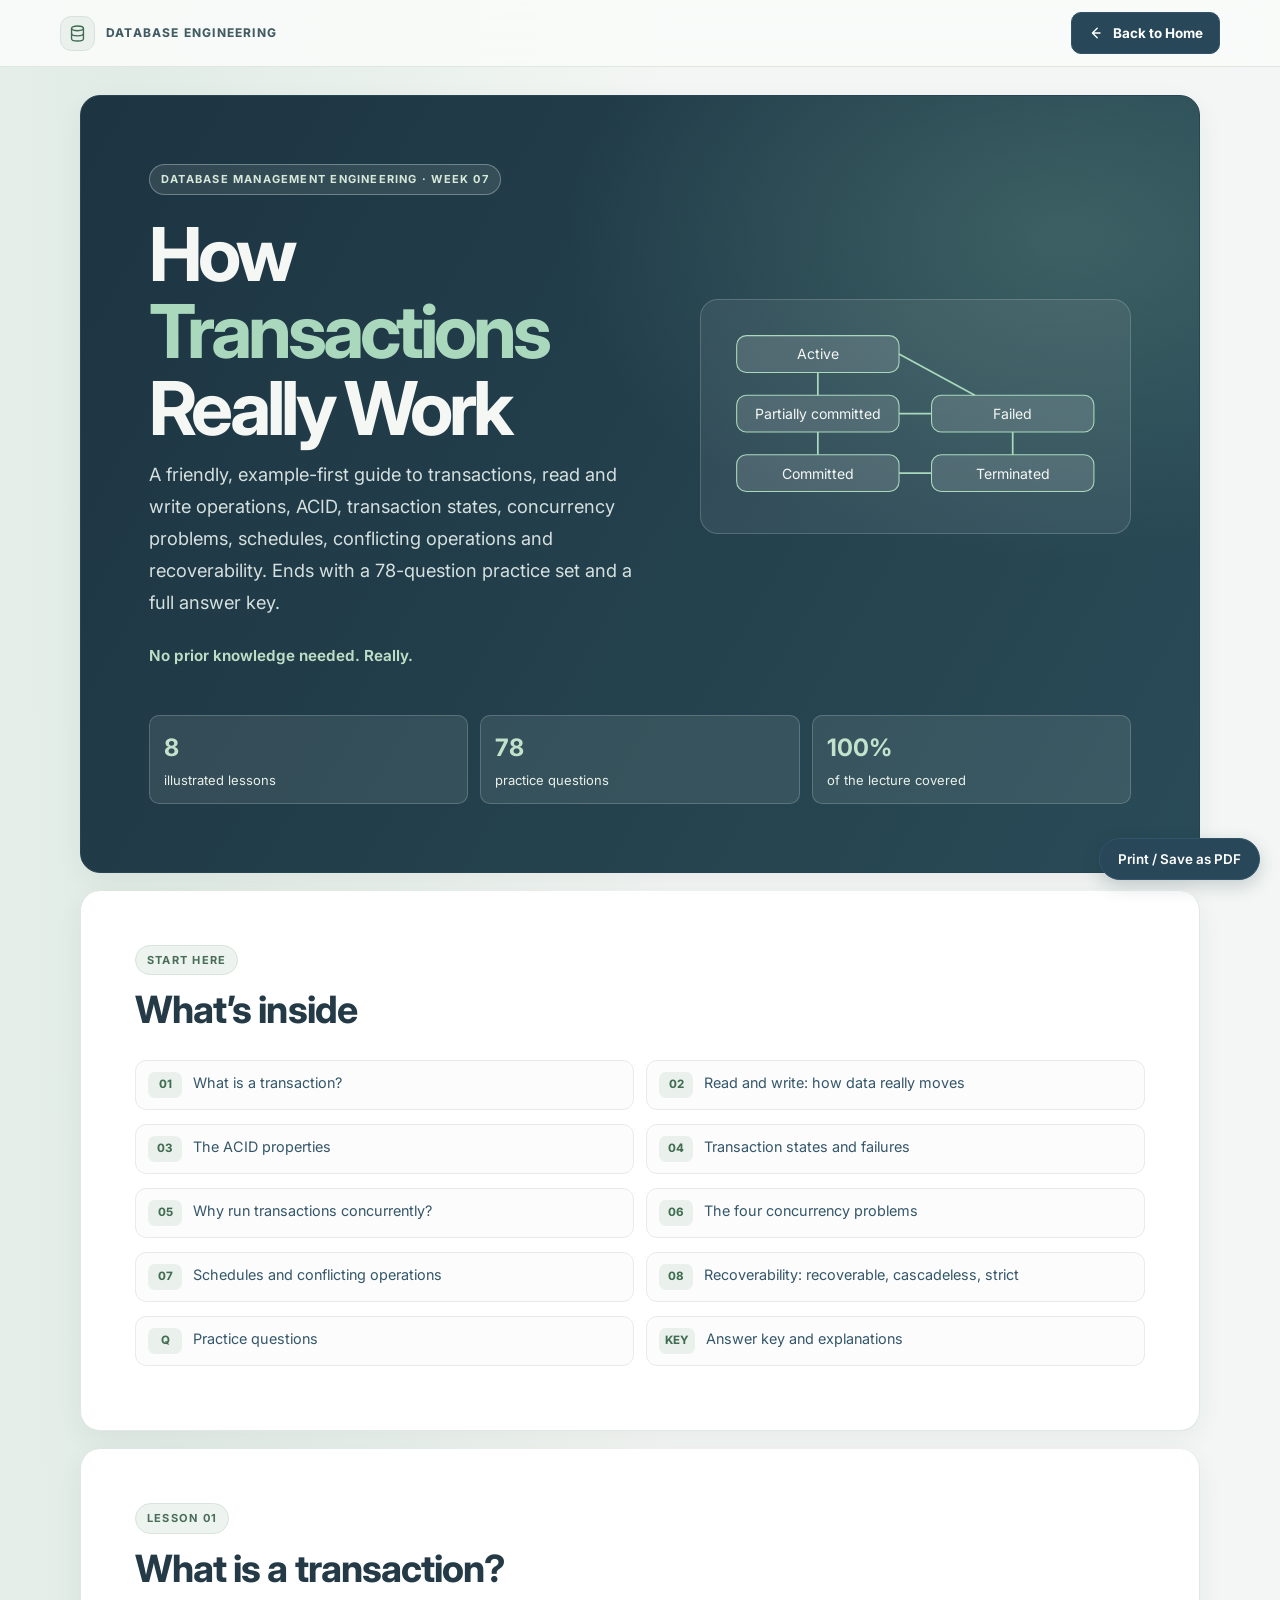
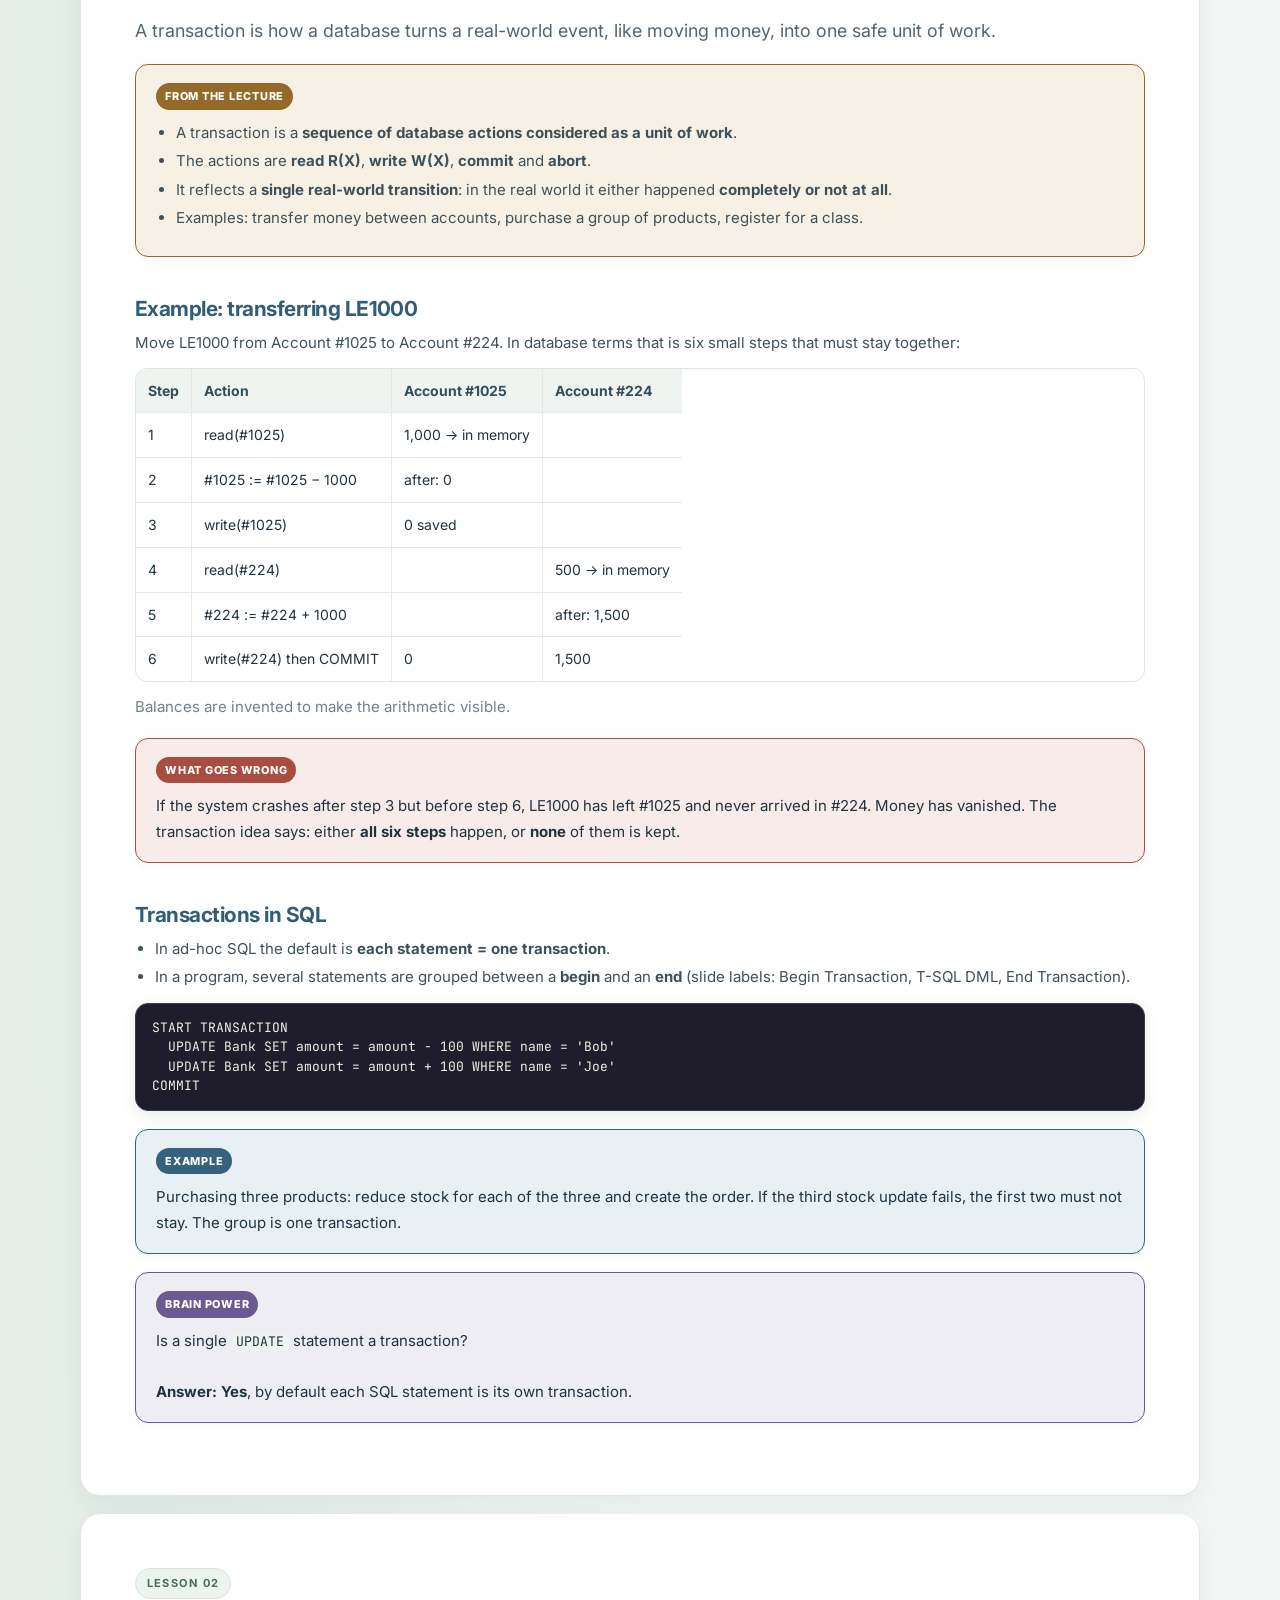
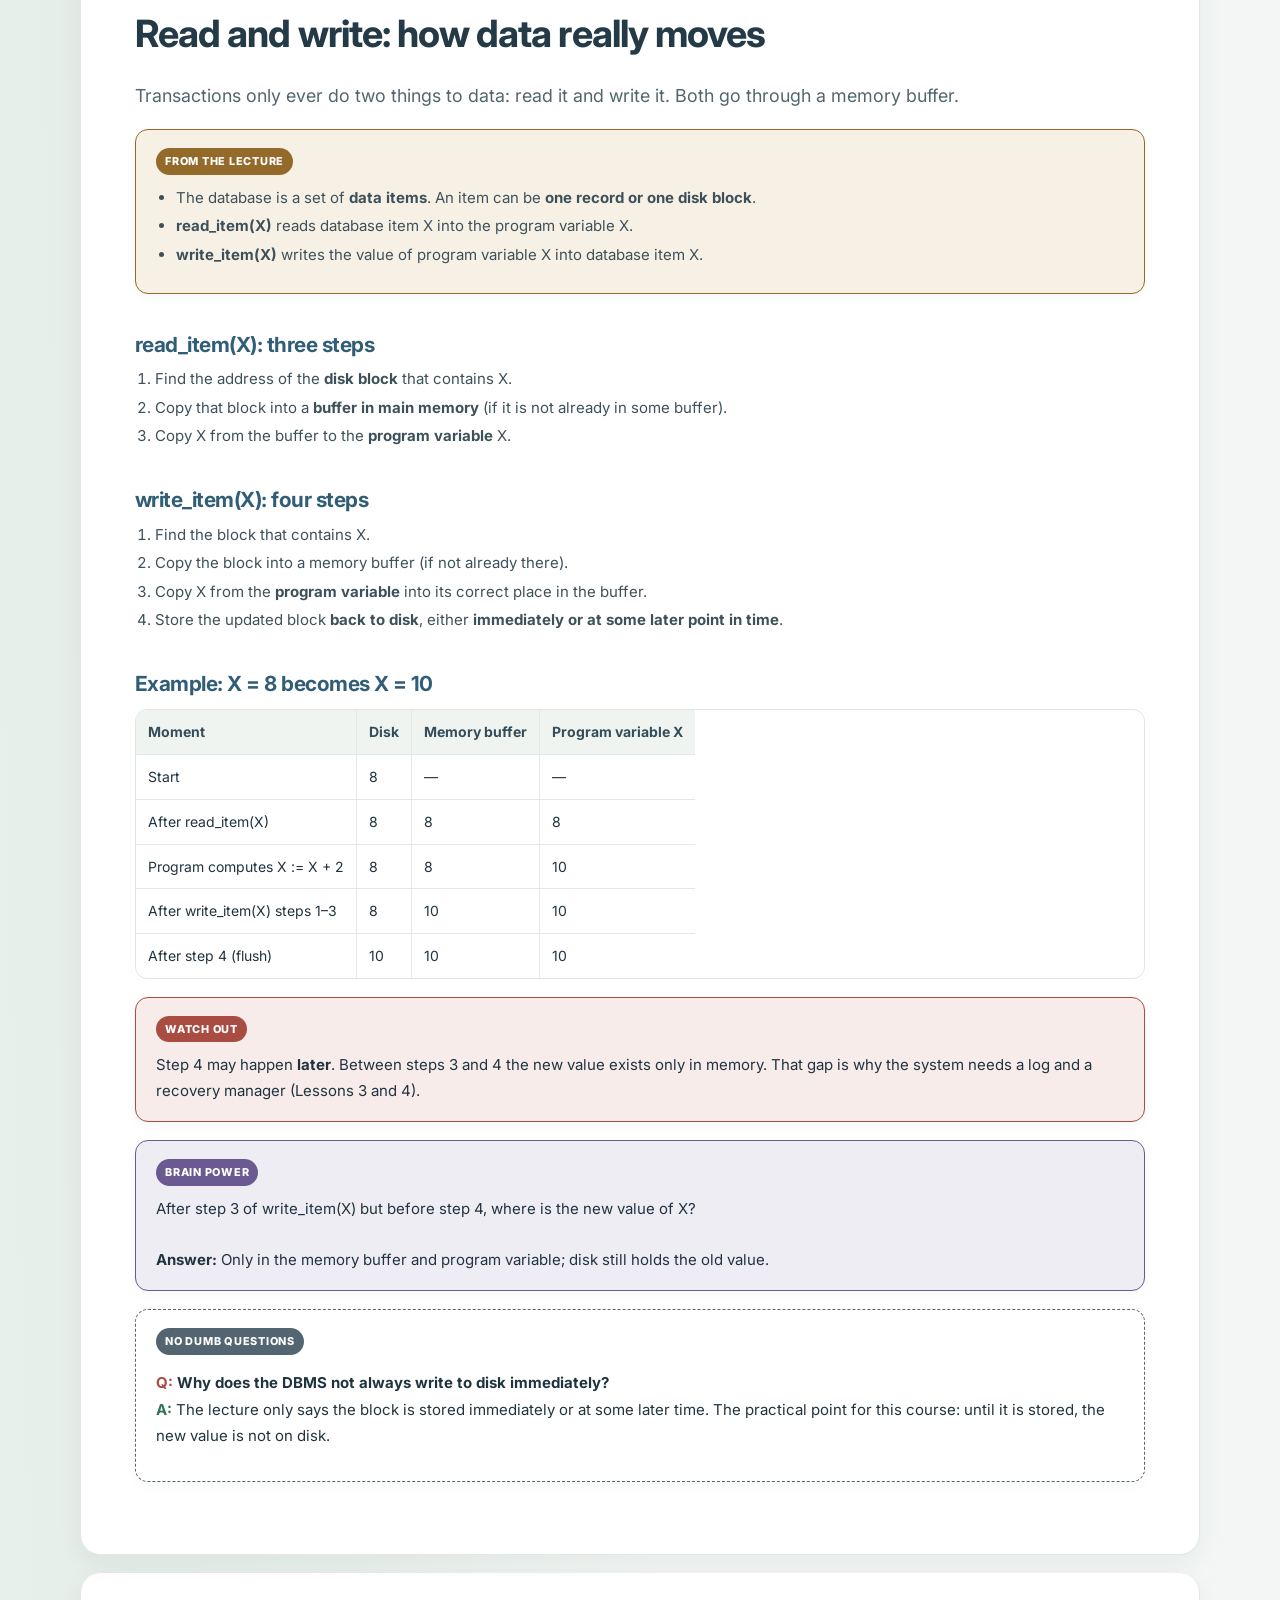
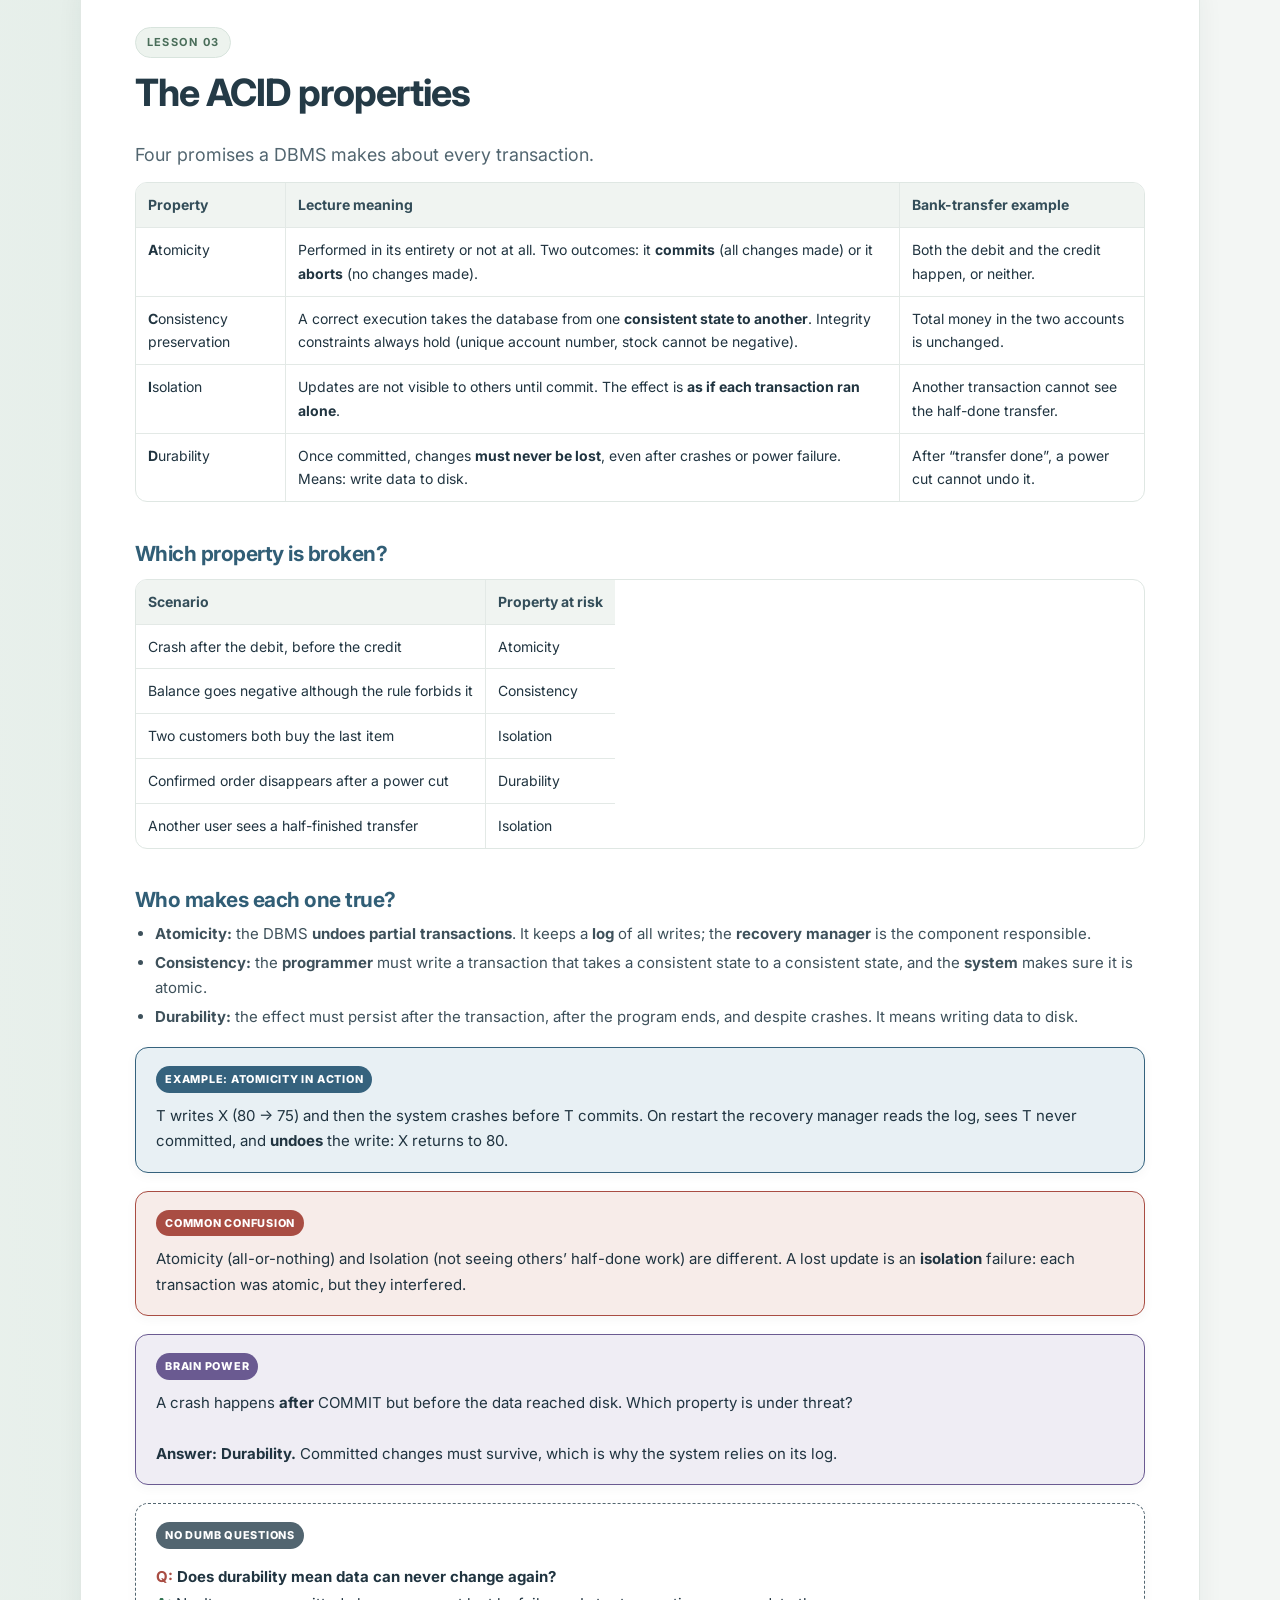
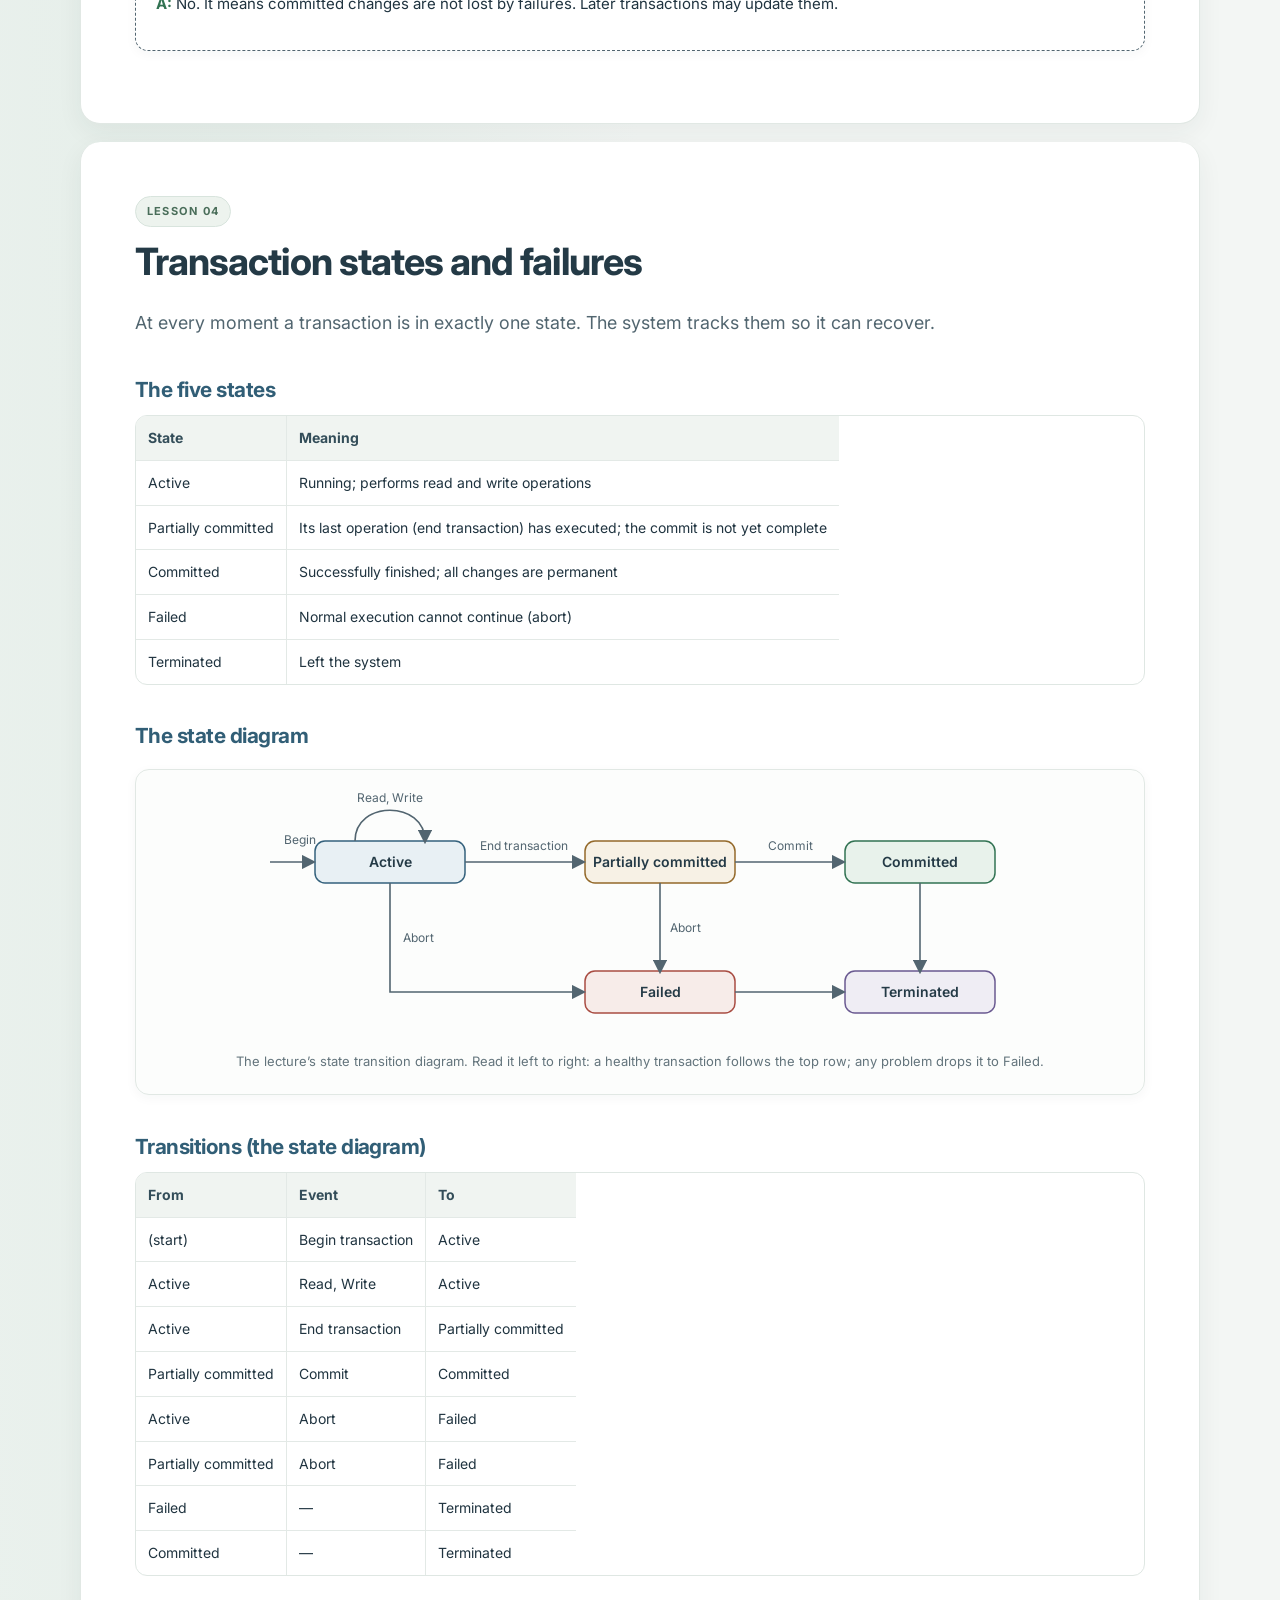
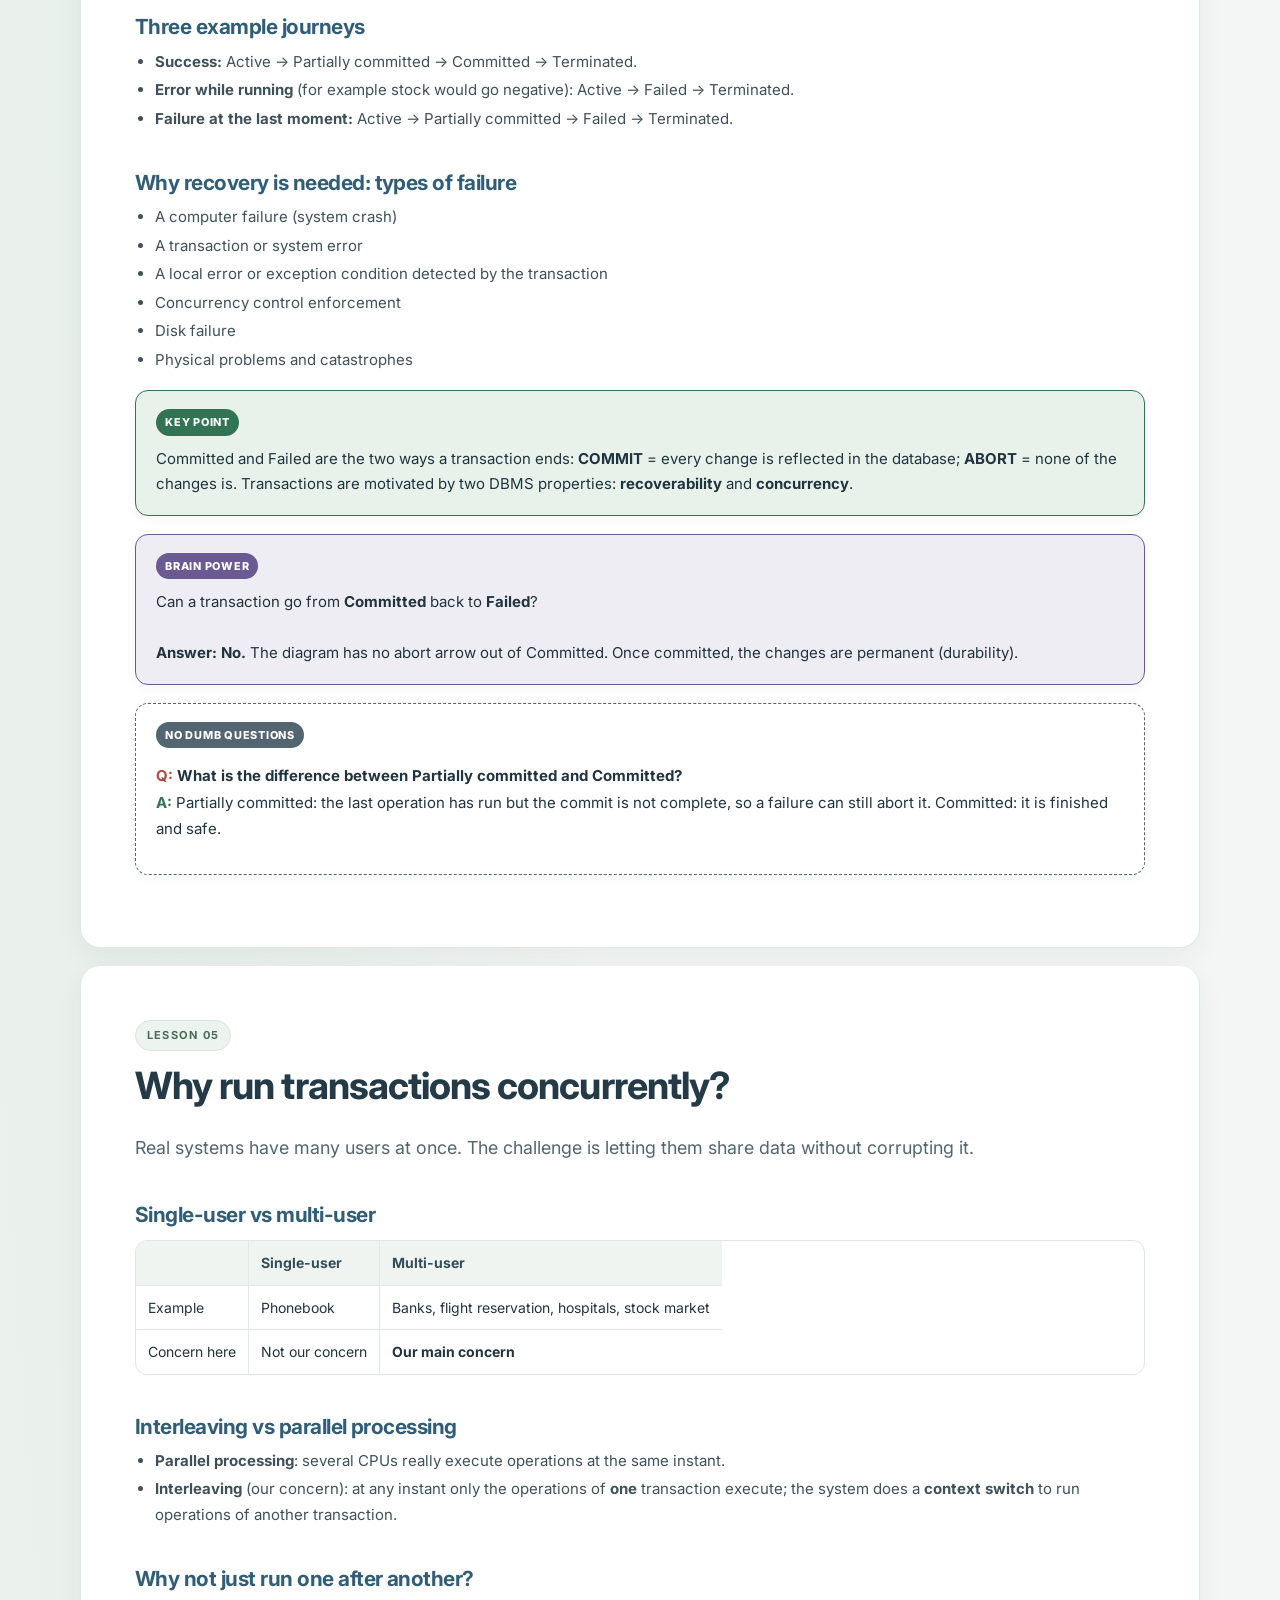
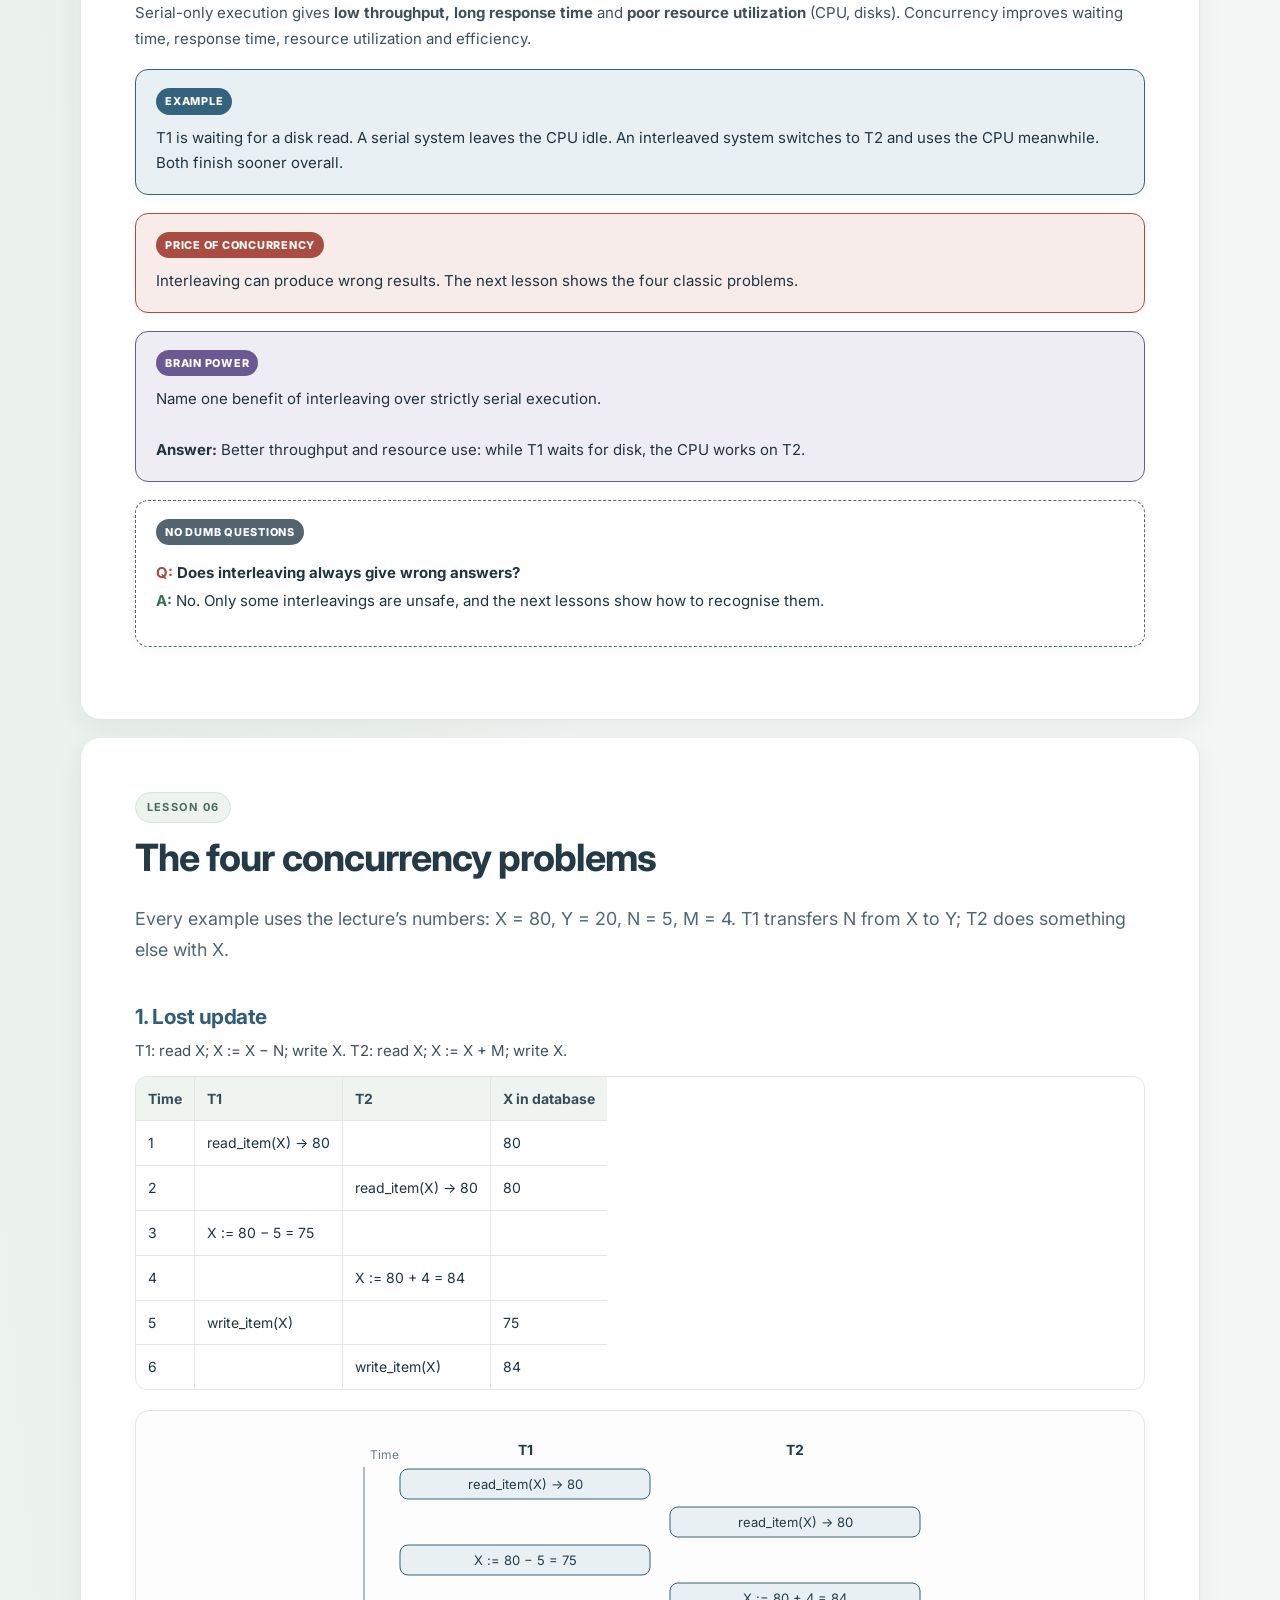
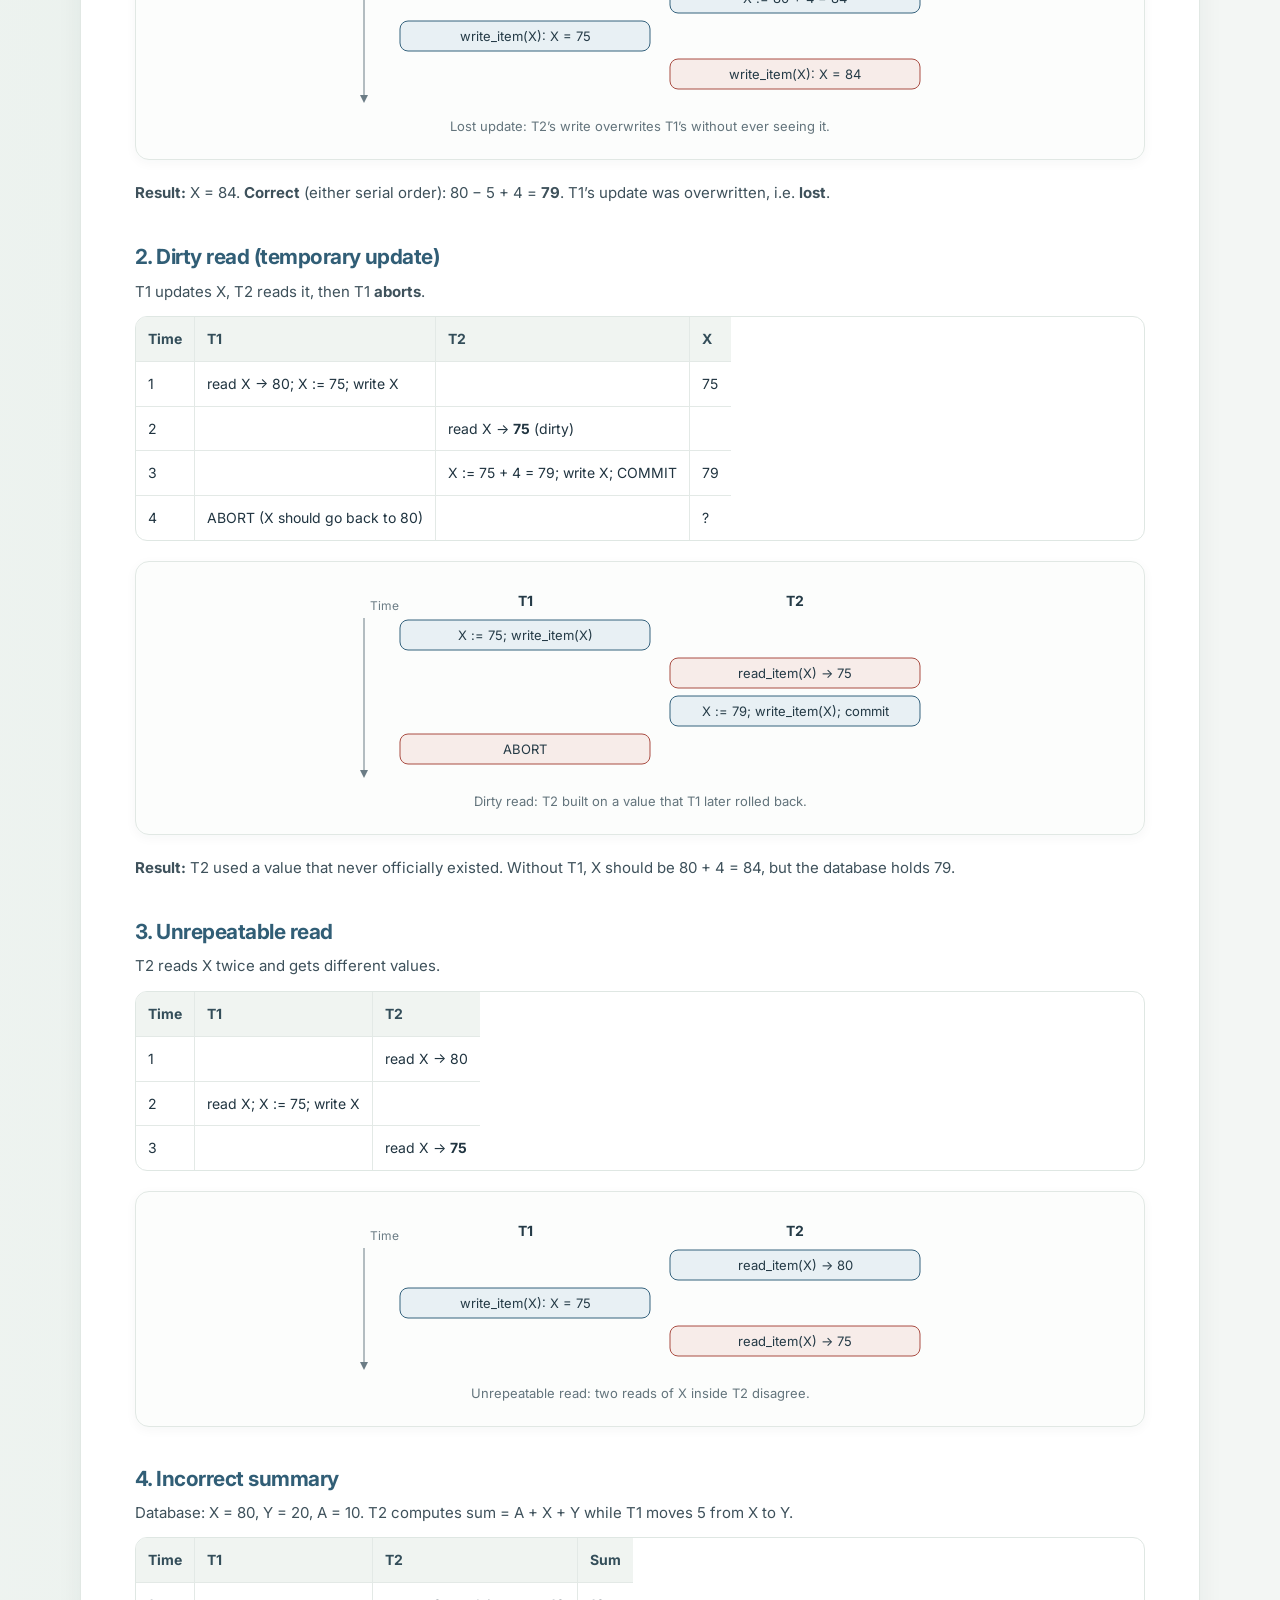
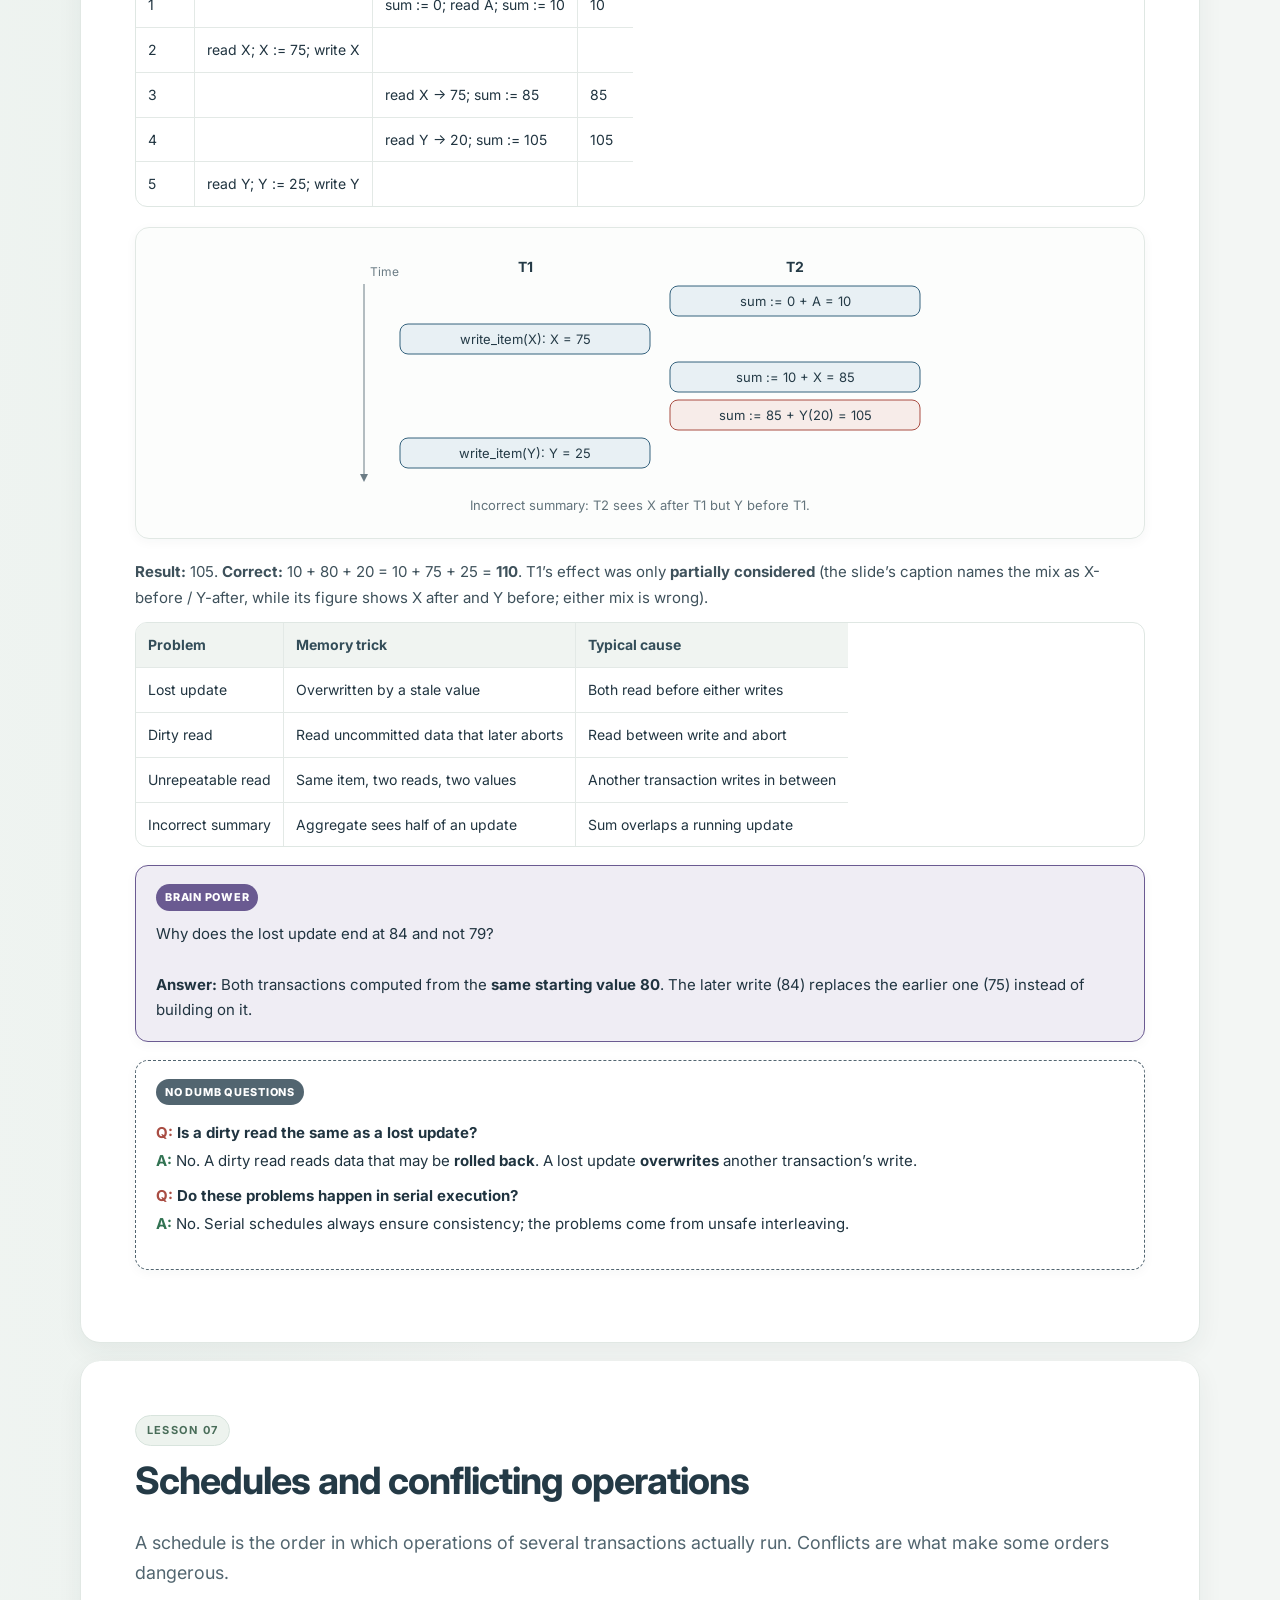
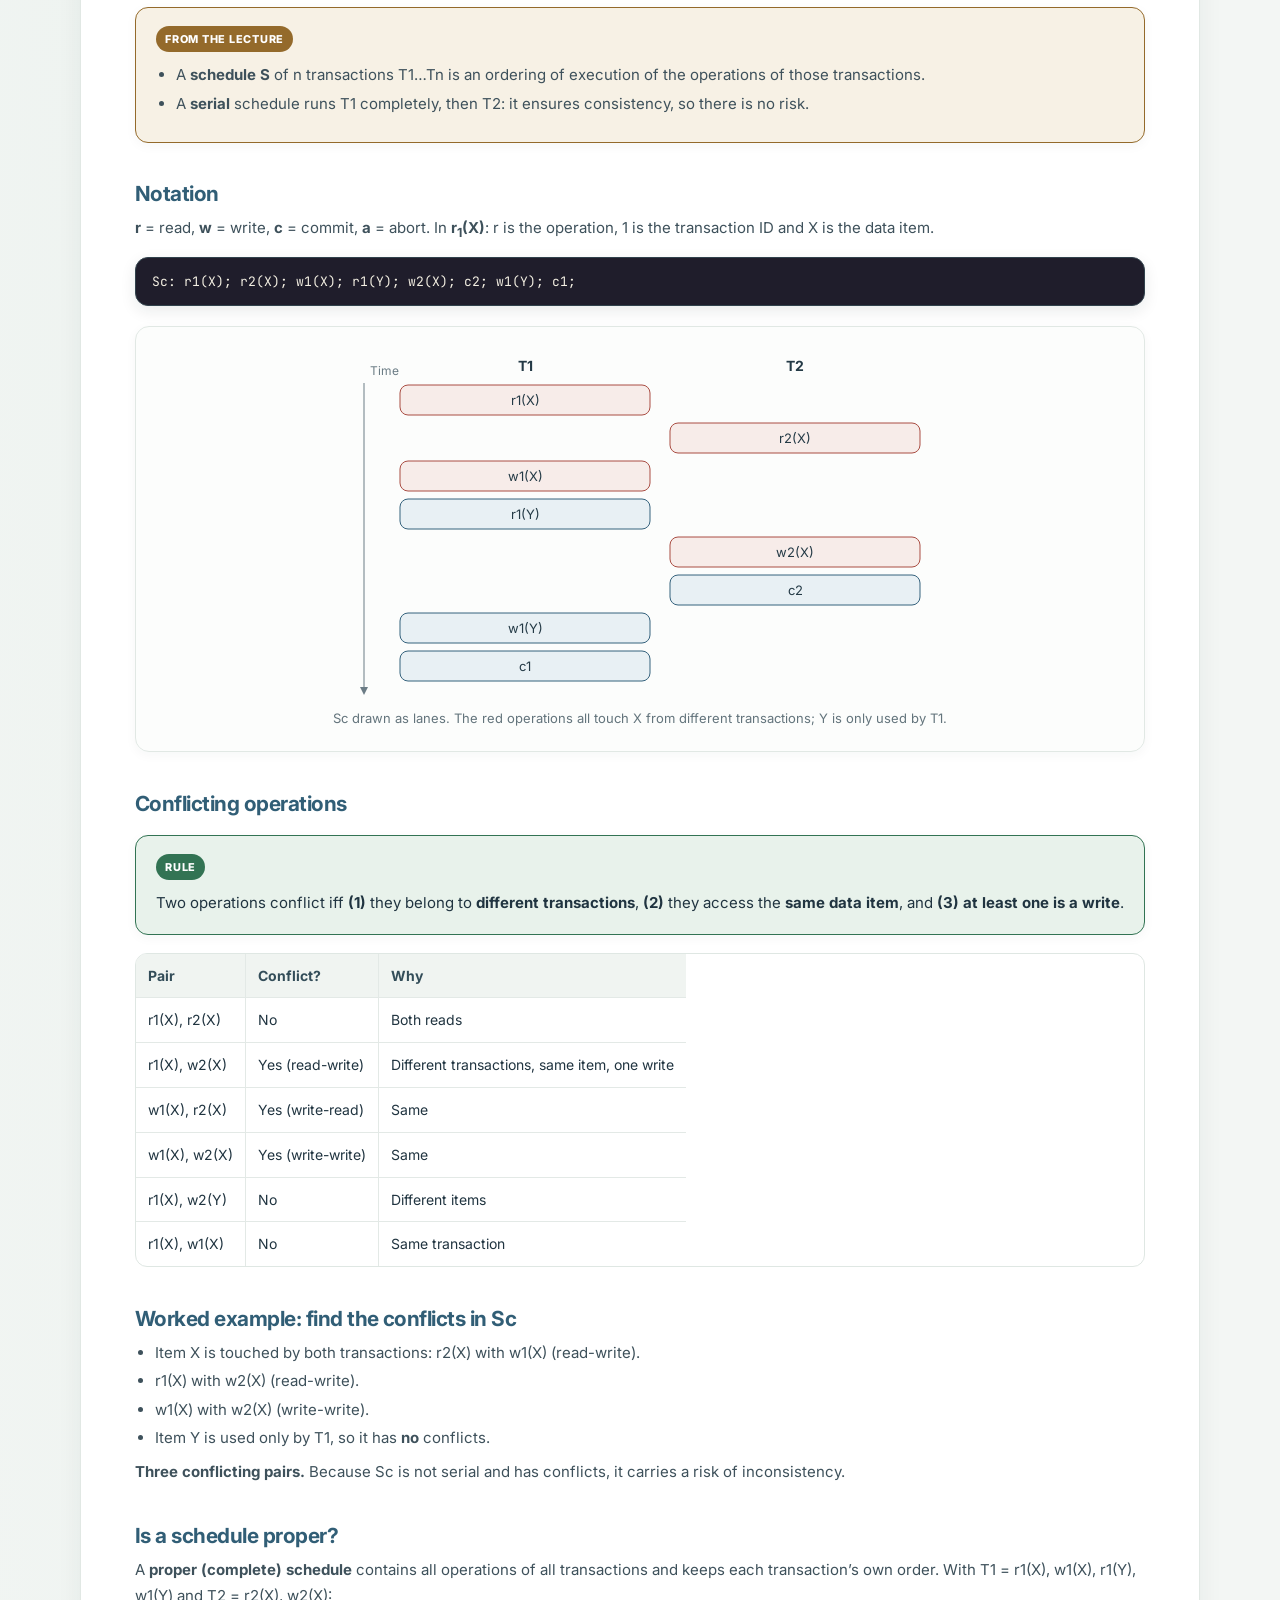
<file: Transaction_Processing_Study_Guide.html>
<!doctype html>
<html lang="en">
<head>
<meta charset="utf-8">
<meta name="viewport" content="width=device-width, initial-scale=1">
<title>Transaction Processing: Illustrated Study Guide</title>
<link rel="preconnect" href="https://fonts.googleapis.com">
<link rel="preconnect" href="https://fonts.gstatic.com" crossorigin>
<link href="https://fonts.googleapis.com/css2?family=Caveat:wght@500;700&family=Fraunces:opsz,wght@9..144,600;9..144,800&family=Inter:wght@400;500;600;700&family=JetBrains+Mono:wght@400;600&display=swap" rel="stylesheet">
<style>
:root{
  --ink:#1d1b26; --ink-2:#4a4658; --muted:#7a768a;
  --paper:#fffdf8; --panel:#f6f2e9; --line:#d9d2c3;
  --blue:#2459a8; --blue-soft:#e3ecfa;
  --green:#1f7a4d; --green-soft:#e0f3e8;
  --red:#b8322a; --red-soft:#fbe5e2;
  --amber:#b5770c; --amber-soft:#fff1d1;
  --violet:#6a3fb5; --violet-soft:#ece5fa;
  --note:#fff4a8;
  --hand:'Caveat', 'Comic Sans MS', cursive;
  --serif:'Fraunces', Georgia, serif;
  --sans:'Inter', system-ui, -apple-system, Segoe UI, Roboto, sans-serif;
  --mono:'JetBrains Mono', ui-monospace, Consolas, monospace;
}
*{box-sizing:border-box}
html{-webkit-print-color-adjust:exact;print-color-adjust:exact}
body{margin:0;background:#e9e4d8;color:var(--ink);font-family:var(--sans);font-size:15px;line-height:1.62}
.doc{max-width:900px;margin:0 auto;background:var(--paper);box-shadow:0 0 40px rgba(0,0,0,.12)}
.sheet{padding:56px 64px;position:relative}
.chapter{border-top:1px dashed var(--line)}
h1,h2,h3,h4{font-family:var(--serif);line-height:1.15;margin:0 0 .4em}
h2{font-size:34px;font-weight:800;letter-spacing:-.01em}
h3{font-size:22px;font-weight:700;margin-top:1.6em;color:var(--blue)}
h4{font-size:17px;font-family:var(--sans);font-weight:700;margin-top:1.2em}
p{margin:.55em 0}
ul,ol{padding-left:1.3em;margin:.5em 0}
li{margin:.2em 0}
code,.mono{font-family:var(--mono);font-size:.88em}
code{background:var(--panel);padding:1px 5px;border-radius:4px}
b,strong{font-weight:700}
.kicker{display:inline-block;font-family:var(--sans);font-weight:700;font-size:12px;letter-spacing:.14em;text-transform:uppercase;color:#fff;background:var(--ink);padding:4px 10px;border-radius:3px;margin-bottom:12px}
.lead{font-size:17px;color:var(--ink-2)}
.hand{font-family:var(--hand);font-size:1.35em;line-height:1.1}
.muted{color:var(--muted)}
.c-blue{color:var(--blue)} .c-green{color:var(--green)} .c-red{color:var(--red)} .c-amber{color:var(--amber)} .c-violet{color:var(--violet)}
.src{font-size:11.5px;color:var(--muted);font-style:italic}

/* ---------- cover ---------- */
.cover{min-height:1060px;display:flex;flex-direction:column;justify-content:space-between;background:
 radial-gradient(circle at 85% 10%, #ffe9a8 0, transparent 40%),
 radial-gradient(circle at 10% 90%, #d9e6fb 0, transparent 45%), var(--paper)}
.cover h1{font-size:68px;font-weight:800;letter-spacing:-.02em;margin:10px 0 6px}
.cover h1 span{color:var(--blue)}
.cover .sub{font-size:19px;color:var(--ink-2);max-width:620px}
.cover .badge{font-family:var(--hand);font-size:28px;color:var(--red);transform:rotate(-4deg);display:inline-block;margin-top:14px}
.cover-tree{margin:20px auto 0;width:100%;max-width:720px}
.cover-meta{display:grid;grid-template-columns:repeat(3,1fr);gap:14px;font-size:13px}
.cover-meta div{background:#fff;border:1px solid var(--line);border-radius:10px;padding:12px 14px}
.cover-meta b{display:block;font-family:var(--serif);font-size:24px}

/* ---------- TOC ---------- */
.toc{columns:2;column-gap:36px;padding:0;list-style:none;counter-reset:t}
.toc li{break-inside:avoid;display:flex;gap:10px;padding:7px 0;border-bottom:1px dotted var(--line)}
.toc li span.n{font-family:var(--serif);font-weight:800;color:var(--blue);min-width:28px}
.toc a{color:inherit;text-decoration:none}

/* ---------- boxes (Head-First style) ---------- */
.box{border-radius:12px;padding:16px 20px;margin:18px 0;position:relative;break-inside:avoid}
.box > .tag{position:absolute;top:-13px;left:16px;font-family:var(--sans);font-weight:800;font-size:12px;letter-spacing:.08em;text-transform:uppercase;padding:3px 10px;border-radius:20px;color:#fff}
.brain{background:var(--violet-soft);border:2px solid var(--violet)} .brain>.tag{background:var(--violet)}
.watch{background:var(--red-soft);border:2px solid var(--red)} .watch>.tag{background:var(--red)}
.key{background:var(--green-soft);border:2px solid var(--green)} .key>.tag{background:var(--green)}
.example{background:var(--blue-soft);border:2px solid var(--blue)} .example>.tag{background:var(--blue)}
.lecture{background:var(--amber-soft);border:2px solid var(--amber)} .lecture>.tag{background:var(--amber)}
.nodumb{background:#fff;border:2px dashed var(--ink-2)} .nodumb>.tag{background:var(--ink-2)}
.nodumb dt{font-weight:700;margin-top:10px}
.nodumb dt::before{content:"Q: ";color:var(--red);font-family:var(--serif)}
.nodumb dd{margin:2px 0 0 0}
.nodumb dd::before{content:"A: ";font-weight:700;color:var(--green);font-family:var(--serif)}
.sticky{background:var(--note);font-family:var(--hand);font-size:22px;line-height:1.15;padding:14px 18px;box-shadow:2px 4px 10px rgba(0,0,0,.15);transform:rotate(-1.5deg);width:fit-content;max-width:330px;margin:14px 0;break-inside:avoid}
.sticky.r{transform:rotate(1.8deg);margin-left:auto}
.bubble{position:relative;background:#fff;border:2px solid var(--ink);border-radius:18px;padding:10px 14px;font-family:var(--hand);font-size:21px;line-height:1.15;width:fit-content;max-width:300px}
.bubble::after{content:"";position:absolute;left:24px;bottom:-12px;border:6px solid transparent;border-top:8px solid var(--ink)}

.grid2{display:grid;grid-template-columns:1fr 1fr;gap:18px}
.grid3{display:grid;grid-template-columns:repeat(3,1fr);gap:14px}
.card{background:#fff;border:1.5px solid var(--line);border-radius:12px;padding:14px 16px;break-inside:avoid}
.card h4{margin-top:0}
.figure{margin:20px 0;padding:16px;background:#fff;border:1.5px solid var(--line);border-radius:14px;break-inside:avoid}
.figure figcaption,.caption{font-size:13px;color:var(--ink-2);margin-top:8px;text-align:center}
svg{max-width:100%;height:auto;display:block;margin:0 auto}
svg text{font-family:var(--sans)}
svg .hand{font-family:var(--hand)}

table.t{width:100%;border-collapse:collapse;margin:12px 0;font-size:14px;break-inside:avoid}
table.t th,table.t td{border:1px solid var(--line);padding:7px 10px;text-align:left;vertical-align:top}
table.t th{background:var(--panel);font-weight:700}
table.t.center td,table.t.center th{text-align:center}

pre.code{font-family:var(--mono);font-size:13px;background:#1f1d2b;color:#f3efe2;padding:14px 16px;border-radius:10px;overflow-x:auto;line-height:1.5;break-inside:avoid}
pre.code .k{color:#ffb86b} pre.code .c{color:#8c88a3} pre.code .s{color:#a8e6a1}

.formula{font-family:var(--serif);font-size:22px;text-align:center;background:#fff;border:2px solid var(--ink);border-radius:12px;padding:14px;margin:16px auto;max-width:560px}
.formula small{display:block;font-family:var(--sans);font-size:13px;color:var(--ink-2)}

/* mini data blocks */
.blk{display:inline-flex;flex-direction:column;border:2px solid var(--ink);border-radius:6px;overflow:hidden;background:#fff;min-width:70px;vertical-align:top}
.blk .h{background:var(--ink);color:#fff;font-size:11px;font-weight:700;padding:2px 6px;text-align:center}
.blk span{padding:2px 8px;border-top:1px solid var(--line);font-family:var(--mono);font-size:13px;text-align:center}
.blk span.hit{background:#ffe17a;font-weight:700}

/* flow */
.flow{display:flex;flex-direction:column;gap:0;align-items:stretch;max-width:560px}
.flow .step{display:flex;gap:12px;align-items:center;background:#fff;border:1.5px solid var(--line);border-radius:10px;padding:9px 14px}
.flow .step b.n{font-family:var(--serif);font-size:20px;color:var(--blue);min-width:26px}
.flow .arrow{text-align:center;color:var(--muted);line-height:1;font-size:18px;padding:3px 0}

/* bars */
.bar{height:22px;border-radius:5px;display:flex;align-items:center;padding:0 8px;font-size:12px;font-weight:600;color:#fff;white-space:nowrap}

/* quiz */
.q{break-inside:avoid;margin:10px 0 14px;padding-left:38px;position:relative}
.q .qn{position:absolute;left:0;top:0;font-family:var(--serif);font-weight:800;color:var(--blue);font-size:17px}
.q ol.opts{list-style:none;padding:0;margin:6px 0 0;display:grid;grid-template-columns:1fr 1fr;gap:3px 22px}
.q ol.opts li::before{content:attr(data-l) ") ";font-weight:700;color:var(--ink-2)}
.q .tf{font-weight:700;color:var(--ink-2);font-size:13px;margin-left:6px}
.q .lines{border-bottom:1px solid var(--line);height:26px}
.ans{break-inside:avoid;margin:8px 0;padding:8px 0 8px 38px;position:relative;border-bottom:1px dotted var(--line)}
.ans .qn{position:absolute;left:0;top:8px;font-family:var(--serif);font-weight:800;color:var(--green)}
.ans b.a{color:var(--green)}
.ans-grid{display:grid;grid-template-columns:repeat(5,1fr);gap:6px;font-size:14px}
.ans-grid div{background:#fff;border:1px solid var(--line);border-radius:6px;padding:4px 8px}
.ans-grid b{color:var(--blue)}

/* ---------- animation ---------- */
@keyframes up{from{opacity:0;transform:translateY(18px)}to{opacity:1;transform:none}}
@keyframes pop{0%{opacity:0;transform:scale(.6)}70%{transform:scale(1.06)}100%{opacity:1;transform:scale(1)}}
@keyframes dash{to{stroke-dashoffset:-24}}
@keyframes glow{0%,100%{fill:#fff}50%{fill:#ffe17a}}
@keyframes pulseR{0%,100%{box-shadow:0 0 0 0 rgba(184,50,42,.35)}50%{box-shadow:0 0 0 8px rgba(184,50,42,0)}}
@keyframes drop{0%{transform:translateY(-30px);opacity:0}60%{transform:translateY(4px);opacity:1}100%{transform:none;opacity:1}}
@keyframes wiggle{0%,100%{transform:rotate(-1.5deg)}50%{transform:rotate(1deg)}}
@keyframes grow{from{transform:scaleX(0)}to{transform:scaleX(1)}}
@keyframes path1{0%,100%{fill:#fff}8%,30%{fill:#ffe17a}}
@keyframes path2{0%,25%,100%{fill:#fff}33%,55%{fill:#ffe17a}}
@keyframes path3{0%,50%,100%{fill:#fff}58%,80%{fill:#ffe17a}}
@keyframes path4{0%,75%,100%{fill:#fff}83%,97%{fill:#b8f0c8}}

html.js .reveal{opacity:0}
html.js .reveal.in{animation:up .7s cubic-bezier(.2,.7,.2,1) both}
.pop{animation:pop .6s cubic-bezier(.2,.7,.2,1) both}
.flowline{stroke-dasharray:6 6;animation:dash 1.2s linear infinite}
.sticky{animation:wiggle 5s ease-in-out infinite}
.sticky.r{animation:none}
.bar.anim{transform-origin:left;animation:grow 1.4s cubic-bezier(.2,.7,.2,1) both}
.dropin{animation:drop 1s ease-out 0.4s both}
.s1{animation:path1 4s infinite}.s2{animation:path2 4s infinite}.s3{animation:path3 4s infinite}.s4{animation:path4 4s infinite}
.hit-pulse{animation:pulseR 1.8s infinite}

@media (prefers-reduced-motion: reduce){
  *,*::before,*::after{animation:none!important;transition:none!important}
  html.js .reveal{opacity:1}
}

/* ---------- small screens ---------- */
@media (max-width:720px){
  .sheet{padding:28px 16px}
  .grid2,.grid3,.cover-meta{grid-template-columns:1fr}
  .toc{columns:1}
  .cover h1{font-size:44px}
  h2{font-size:28px}
  .q ol.opts{grid-template-columns:1fr}
  .ans-grid{grid-template-columns:repeat(2,1fr)}
}

/* ---------- print ---------- */
@page{size:A4;margin:13mm 12mm 14mm}
@media print{
  body{background:#fff;font-size:12.5px}
  .doc{box-shadow:none;max-width:none}
  .sheet{padding:0 2mm}
  .chapter{border-top:none;break-before:page}
  .cover{min-height:265mm;padding-top:10mm}
  *,*::before,*::after{animation:none!important;transition:none!important}
  html.js .reveal{opacity:1!important;transform:none!important}
  .sticky{transform:rotate(-1.5deg)}
  .sticky.r{transform:rotate(1.8deg)}
  .flowline{stroke-dasharray:6 6}
  .s1,.s2,.s3{fill:#ffe17a}.s4{fill:#b8f0c8}
  h2,h3,h4{break-after:avoid}
  .box,.figure,.card,table,pre,.q,.ans{break-inside:avoid}
  .no-print{display:none!important}
  .sheet{padding-top:3mm}
  .box{padding-top:30px;margin-top:12px}
  .box > .tag{top:8px}
  pre.code{white-space:pre-wrap;word-break:break-word}
  a{color:inherit;text-decoration:none}
}
.print-btn{position:fixed;right:18px;bottom:18px;z-index:9;background:var(--ink);color:#fff;border:0;border-radius:30px;padding:12px 18px;font:600 14px var(--sans);cursor:pointer;box-shadow:0 6px 18px rgba(0,0,0,.25)}
.print-btn:hover{background:var(--blue)}

/* ---------- interactive quiz (screen only; print output unchanged) ---------- */
@media screen{
  .quiz-on .q .tf{display:none}
  .quiz-on .q ol.opts li{cursor:pointer;border:1.5px solid var(--line);border-radius:8px;padding:5px 10px;background:#fff;transition:background .2s,border-color .2s,transform .15s}
  .quiz-on .q:not(.done) ol.opts li:hover,.quiz-on .q:not(.done) ol.opts li:focus-visible{border-color:var(--blue);background:var(--blue-soft);outline:none;transform:translateX(3px)}
  .quiz-on .q.done ol.opts li{cursor:default}
  .quiz-on .q ol.opts li.ok{background:var(--green-soft);border-color:var(--green);font-weight:600}
  .quiz-on .q ol.opts li.bad{background:var(--red-soft);border-color:var(--red);text-decoration:line-through;text-decoration-color:var(--red)}
  .qi{margin-top:8px}
  .qi .tfb{display:flex;gap:8px}
  .qi button{font:600 13px var(--sans);border:1.5px solid var(--ink);background:#fff;color:var(--ink);border-radius:20px;padding:5px 14px;cursor:pointer;transition:background .2s,color .2s}
  .qi button:hover:not(:disabled){background:var(--ink);color:#fff}
  .qi button:disabled{cursor:default;opacity:.55}
  .qi button.ok{background:var(--green);border-color:var(--green);color:#fff;opacity:1}
  .qi button.bad{background:var(--red);border-color:var(--red);color:#fff;opacity:1}
  .qi .fb{margin-top:8px;padding:8px 12px;border-radius:8px;font-size:14px;animation:up .4s ease both}
  .qi .fb.ok{background:var(--green-soft);border-left:4px solid var(--green)}
  .qi .fb.bad{background:var(--red-soft);border-left:4px solid var(--red)}
  .qi .fb.model{background:var(--amber-soft);border-left:4px solid var(--amber)}
  .qi .fb pre.code{margin:8px 0 0}
  .qi textarea{width:100%;min-height:90px;font:14px/1.5 var(--sans);border:1.5px solid var(--line);border-radius:8px;padding:8px 10px;background:#fff;color:var(--ink);resize:vertical}
  .qi textarea:focus{outline:none;border-color:var(--blue)}
  .qi .row{display:flex;gap:8px;margin-top:6px;flex-wrap:wrap;align-items:center}
  .qi .self{font-size:13px;color:var(--ink-2)}
  .quiz-intro{background:var(--blue-soft);border:2px solid var(--blue);border-radius:12px;padding:12px 16px;margin:14px 0;font-size:14px}
  .scorebar{position:fixed;left:18px;bottom:18px;z-index:9;background:#fff;border:2px solid var(--ink);border-radius:14px;padding:10px 14px;font:14px var(--sans);box-shadow:0 6px 18px rgba(0,0,0,.18);display:none;gap:12px;align-items:center}
  .scorebar.show{display:flex}
  .scorebar b{font-family:var(--serif);font-size:20px;color:var(--blue)}
  .scorebar .meter{width:120px;height:8px;background:var(--panel);border-radius:5px;overflow:hidden}
  .scorebar .meter i{display:block;height:100%;background:var(--green);width:0;transition:width .4s}
  .scorebar button{font:600 12px var(--sans);border:1.5px solid var(--ink);background:#fff;border-radius:16px;padding:4px 10px;cursor:pointer}
  .scorebar button:hover{background:var(--ink);color:#fff}
}
@media (max-width:720px){ .scorebar{left:8px;right:8px;bottom:70px;justify-content:space-between} }
</style>
<link rel="stylesheet" href="study-site.css">
</head>
<body>
<script>document.documentElement.classList.add('js')</script>

<svg width="0" height="0" style="position:absolute" aria-hidden="true">
  <defs>
    <marker id="ah" viewBox="0 0 10 10" refX="9" refY="5" markerWidth="7" markerHeight="7" orient="auto-start-reverse"><path d="M0,0 L10,5 L0,10 z" fill="#1d1b26"/></marker>
    <marker id="ahB" viewBox="0 0 10 10" refX="9" refY="5" markerWidth="7" markerHeight="7" orient="auto-start-reverse"><path d="M0,0 L10,5 L0,10 z" fill="#2459a8"/></marker>
    <marker id="ahR" viewBox="0 0 10 10" refX="9" refY="5" markerWidth="7" markerHeight="7" orient="auto-start-reverse"><path d="M0,0 L10,5 L0,10 z" fill="#b8322a"/></marker>
    <marker id="ahG" viewBox="0 0 10 10" refX="9" refY="5" markerWidth="7" markerHeight="7" orient="auto-start-reverse"><path d="M0,0 L10,5 L0,10 z" fill="#1f7a4d"/></marker>
  </defs>
</svg>

<header class="study-nav">
  <nav class="study-nav-inner" aria-label="Primary navigation">
    <a class="study-brand" href="index.html">
      <span class="study-brand-mark" aria-hidden="true">
        <svg viewBox="0 0 24 24" fill="none" stroke="currentColor" stroke-width="1.7" stroke-linecap="round" stroke-linejoin="round">
          <ellipse cx="12" cy="5.5" rx="7.5" ry="3"></ellipse>
          <path d="M4.5 5.5v13c0 1.7 3.4 3 7.5 3s7.5-1.3 7.5-3v-13"></path>
          <path d="M4.5 12c0 1.7 3.4 3 7.5 3s7.5-1.3 7.5-3"></path>
        </svg>
      </span>
      Database Engineering
    </a>
    <a class="back-home" href="index.html">
      <svg viewBox="0 0 20 20" fill="none" aria-hidden="true"><path d="M11.5 4 5.5 10l6 6M6 10h9" stroke="currentColor" stroke-width="1.7" stroke-linecap="round" stroke-linejoin="round"/></svg>
      Back to Home
    </a>
  </nav>
</header>

<button class="print-btn no-print" onclick="window.print()">Print / Save as PDF</button>

<main class="doc">

<!-- =================== COVER =================== -->
<section class="sheet cover">
  <div>
    <span class="kicker">Database Management Engineering · Week 07</span>
    <h1>How <span>Transactions</span> Really Work</h1>
    <p class="sub">A friendly, example-first guide to transactions, read and write operations, ACID, transaction states, concurrency problems, schedules, conflicting operations and recoverability. Ends with a 78-question practice set and a full answer key.</p>
    <span class="badge">No prior knowledge needed. Really.</span>
  </div>
  <svg class="cover-tree" viewBox="0 0 370 190" role="img" aria-label="A B-Tree: one root, internal nodes, leaves, then data pages"><rect x="20" y="20" width="150" height="34" rx="9" fill="rgba(255,255,255,.12)" stroke="#a9d8bd"/><text x="95" y="42" text-anchor="middle" fill="#f4f7f4" font-size="13" font-family="sans-serif">Active</text><rect x="20" y="75" width="150" height="34" rx="9" fill="rgba(255,255,255,.12)" stroke="#a9d8bd"/><text x="95" y="97" text-anchor="middle" fill="#f4f7f4" font-size="13" font-family="sans-serif">Partially committed</text><rect x="20" y="130" width="150" height="34" rx="9" fill="rgba(255,255,255,.12)" stroke="#a9d8bd"/><text x="95" y="152" text-anchor="middle" fill="#f4f7f4" font-size="13" font-family="sans-serif">Committed</text><rect x="200" y="75" width="150" height="34" rx="9" fill="rgba(255,255,255,.12)" stroke="#a9d8bd"/><text x="275" y="97" text-anchor="middle" fill="#f4f7f4" font-size="13" font-family="sans-serif">Failed</text><rect x="200" y="130" width="150" height="34" rx="9" fill="rgba(255,255,255,.12)" stroke="#a9d8bd"/><text x="275" y="152" text-anchor="middle" fill="#f4f7f4" font-size="13" font-family="sans-serif">Terminated</text><path d="M95 54v21" stroke="#a9d8bd" stroke-width="1.6" fill="none"/><path d="M95 109v21" stroke="#a9d8bd" stroke-width="1.6" fill="none"/><path d="M170 37 L240 75" stroke="#a9d8bd" stroke-width="1.6" fill="none"/><path d="M170 92 L200 92" stroke="#a9d8bd" stroke-width="1.6" fill="none"/><path d="M170 147h30" stroke="#a9d8bd" stroke-width="1.6" fill="none"/><path d="M275 109v21" stroke="#a9d8bd" stroke-width="1.6" fill="none"/></svg>
  <div class="cover-meta">
    <div><b>8</b>illustrated lessons</div>
    <div><b>78</b>practice questions</div>
    <div><b>100%</b>of the lecture covered</div>
  </div>
</section>
<section class="sheet chapter">
<span class="kicker">Start here</span>
<h2>What’s inside</h2>
<ol class="toc">
<li><span class="n">01</span><a href="#c1">What is a transaction?</a></li>
<li><span class="n">02</span><a href="#c2">Read and write: how data really moves</a></li>
<li><span class="n">03</span><a href="#c3">The ACID properties</a></li>
<li><span class="n">04</span><a href="#c4">Transaction states and failures</a></li>
<li><span class="n">05</span><a href="#c5">Why run transactions concurrently?</a></li>
<li><span class="n">06</span><a href="#c6">The four concurrency problems</a></li>
<li><span class="n">07</span><a href="#c7">Schedules and conflicting operations</a></li>
<li><span class="n">08</span><a href="#c8">Recoverability: recoverable, cascadeless, strict</a></li>
<li><span class="n">Q</span><a href="#quiz">Practice questions</a></li>
<li><span class="n">KEY</span><a href="#key">Answer key and explanations</a></li>
</ol>
</section>
<section class="sheet chapter" id="c1">
<span class="kicker">Lesson 01</span>
<h2>What is a transaction?</h2>
<p class="lead">A transaction is how a database turns a real-world event, like moving money, into one safe unit of work.</p>
<div class="box lecture"><span class="tag">From the lecture</span><ul><li>A transaction is a <b>sequence of database actions considered as a unit of work</b>.</li><li>The actions are <b>read R(X)</b>, <b>write W(X)</b>, <b>commit</b> and <b>abort</b>.</li><li>It reflects a <b>single real-world transition</b>: in the real world it either happened <b>completely or not at all</b>.</li><li>Examples: transfer money between accounts, purchase a group of products, register for a class.</li></ul></div><h3>Example: transferring LE1000</h3><p>Move LE1000 from Account #1025 to Account #224. In database terms that is six small steps that must stay together:</p><table class="t"><tr><th>Step</th><th>Action</th><th>Account #1025</th><th>Account #224</th></tr><tr><td>1</td><td>read(#1025)</td><td>1,000 → in memory</td><td></td></tr><tr><td>2</td><td>#1025 := #1025 − 1000</td><td>after: 0</td><td></td></tr><tr><td>3</td><td>write(#1025)</td><td>0 saved</td><td></td></tr><tr><td>4</td><td>read(#224)</td><td></td><td>500 → in memory</td></tr><tr><td>5</td><td>#224 := #224 + 1000</td><td></td><td>after: 1,500</td></tr><tr><td>6</td><td>write(#224) then COMMIT</td><td>0</td><td>1,500</td></tr></table><p class="muted">Balances are invented to make the arithmetic visible.</p><div class="box watch"><span class="tag">What goes wrong</span>If the system crashes after step 3 but before step 6, LE1000 has left #1025 and never arrived in #224. Money has vanished. The transaction idea says: either <b>all six steps</b> happen, or <b>none</b> of them is kept.</div><h3>Transactions in SQL</h3><ul><li>In ad-hoc SQL the default is <b>each statement = one transaction</b>.</li><li>In a program, several statements are grouped between a <b>begin</b> and an <b>end</b> (slide labels: Begin Transaction, T-SQL DML, End Transaction).</li></ul><pre class="code">START TRANSACTION
  UPDATE Bank SET amount = amount - 100 WHERE name = 'Bob'
  UPDATE Bank SET amount = amount + 100 WHERE name = 'Joe'
COMMIT</pre><div class="box example"><span class="tag">Example</span>Purchasing three products: reduce stock for each of the three and create the order. If the third stock update fails, the first two must not stay. The group is one transaction.</div><div class="box brain"><span class="tag">Brain power</span>Is a single <code>UPDATE</code> statement a transaction?<br><br><b>Answer: Yes</b>, by default each SQL statement is its own transaction.</div>
</section>
<section class="sheet chapter" id="c2">
<span class="kicker">Lesson 02</span>
<h2>Read and write: how data really moves</h2>
<p class="lead">Transactions only ever do two things to data: read it and write it. Both go through a memory buffer.</p>
<div class="box lecture"><span class="tag">From the lecture</span><ul><li>The database is a set of <b>data items</b>. An item can be <b>one record or one disk block</b>.</li><li><b>read_item(X)</b> reads database item X into the program variable X.</li><li><b>write_item(X)</b> writes the value of program variable X into database item X.</li></ul></div><h3>read_item(X): three steps</h3><ol><li>Find the address of the <b>disk block</b> that contains X.</li><li>Copy that block into a <b>buffer in main memory</b> (if it is not already in some buffer).</li><li>Copy X from the buffer to the <b>program variable</b> X.</li></ol><h3>write_item(X): four steps</h3><ol><li>Find the block that contains X.</li><li>Copy the block into a memory buffer (if not already there).</li><li>Copy X from the <b>program variable</b> into its correct place in the buffer.</li><li>Store the updated block <b>back to disk</b>, either <b>immediately or at some later point in time</b>.</li></ol><h3>Example: X = 8 becomes X = 10</h3><table class="t"><tr><th>Moment</th><th>Disk</th><th>Memory buffer</th><th>Program variable X</th></tr><tr><td>Start</td><td>8</td><td>—</td><td>—</td></tr><tr><td>After read_item(X)</td><td>8</td><td>8</td><td>8</td></tr><tr><td>Program computes X := X + 2</td><td>8</td><td>8</td><td>10</td></tr><tr><td>After write_item(X) steps 1–3</td><td>8</td><td>10</td><td>10</td></tr><tr><td>After step 4 (flush)</td><td>10</td><td>10</td><td>10</td></tr></table><div class="box watch"><span class="tag">Watch out</span>Step 4 may happen <b>later</b>. Between steps 3 and 4 the new value exists only in memory. That gap is why the system needs a log and a recovery manager (Lessons 3 and 4).</div><div class="box brain"><span class="tag">Brain power</span>After step 3 of write_item(X) but before step 4, where is the new value of X?<br><br><b>Answer:</b> Only in the memory buffer and program variable; disk still holds the old value.</div><div class="box nodumb"><span class="tag">No dumb questions</span><dl><dt>Why does the DBMS not always write to disk immediately?</dt><dd>The lecture only says the block is stored immediately or at some later time. The practical point for this course: until it is stored, the new value is not on disk.</dd></dl></div>
</section>
<section class="sheet chapter" id="c3">
<span class="kicker">Lesson 03</span>
<h2>The ACID properties</h2>
<p class="lead">Four promises a DBMS makes about every transaction.</p>
<table class="t"><tr><th>Property</th><th>Lecture meaning</th><th>Bank-transfer example</th></tr><tr><td><b>A</b>tomicity</td><td>Performed in its entirety or not at all. Two outcomes: it <b>commits</b> (all changes made) or it <b>aborts</b> (no changes made).</td><td>Both the debit and the credit happen, or neither.</td></tr><tr><td><b>C</b>onsistency preservation</td><td>A correct execution takes the database from one <b>consistent state to another</b>. Integrity constraints always hold (unique account number, stock cannot be negative).</td><td>Total money in the two accounts is unchanged.</td></tr><tr><td><b>I</b>solation</td><td>Updates are not visible to others until commit. The effect is <b>as if each transaction ran alone</b>.</td><td>Another transaction cannot see the half-done transfer.</td></tr><tr><td><b>D</b>urability</td><td>Once committed, changes <b>must never be lost</b>, even after crashes or power failure. Means: write data to disk.</td><td>After “transfer done”, a power cut cannot undo it.</td></tr></table><h3>Which property is broken?</h3><table class="t"><tr><th>Scenario</th><th>Property at risk</th></tr><tr><td>Crash after the debit, before the credit</td><td>Atomicity</td></tr><tr><td>Balance goes negative although the rule forbids it</td><td>Consistency</td></tr><tr><td>Two customers both buy the last item</td><td>Isolation</td></tr><tr><td>Confirmed order disappears after a power cut</td><td>Durability</td></tr><tr><td>Another user sees a half-finished transfer</td><td>Isolation</td></tr></table><h3>Who makes each one true?</h3><ul><li><b>Atomicity:</b> the DBMS <b>undoes partial transactions</b>. It keeps a <b>log</b> of all writes; the <b>recovery manager</b> is the component responsible.</li><li><b>Consistency:</b> the <b>programmer</b> must write a transaction that takes a consistent state to a consistent state, and the <b>system</b> makes sure it is atomic.</li><li><b>Durability:</b> the effect must persist after the transaction, after the program ends, and despite crashes. It means writing data to disk.</li></ul><div class="box example"><span class="tag">Example: atomicity in action</span>T writes X (80 → 75) and then the system crashes before T commits. On restart the recovery manager reads the log, sees T never committed, and <b>undoes</b> the write: X returns to 80.</div><div class="box watch"><span class="tag">Common confusion</span>Atomicity (all-or-nothing) and Isolation (not seeing others’ half-done work) are different. A lost update is an <b>isolation</b> failure: each transaction was atomic, but they interfered.</div><div class="box brain"><span class="tag">Brain power</span>A crash happens <b>after</b> COMMIT but before the data reached disk. Which property is under threat?<br><br><b>Answer: Durability.</b> Committed changes must survive, which is why the system relies on its log.</div><div class="box nodumb"><span class="tag">No dumb questions</span><dl><dt>Does durability mean data can never change again?</dt><dd>No. It means committed changes are not lost by failures. Later transactions may update them.</dd></dl></div>
</section>
<section class="sheet chapter" id="c4">
<span class="kicker">Lesson 04</span>
<h2>Transaction states and failures</h2>
<p class="lead">At every moment a transaction is in exactly one state. The system tracks them so it can recover.</p>
<h3>The five states</h3><table class="t"><tr><th>State</th><th>Meaning</th></tr><tr><td>Active</td><td>Running; performs read and write operations</td></tr><tr><td>Partially committed</td><td>Its last operation (end transaction) has executed; the commit is not yet complete</td></tr><tr><td>Committed</td><td>Successfully finished; all changes are permanent</td></tr><tr><td>Failed</td><td>Normal execution cannot continue (abort)</td></tr><tr><td>Terminated</td><td>Left the system</td></tr></table><h3>The state diagram</h3><figure class="figure reveal"><svg viewBox="0 0 760 250" width="100%" role="img" style="max-width:760px"><defs><marker id="stArr" markerWidth="9" markerHeight="9" refX="7" refY="4.5" orient="auto"><path d="M0 0L9 4.5L0 9z" fill="#526570"/></marker></defs><rect x="55" y="49" width="150" height="42" rx="10" fill="#e8f0f4" stroke="#35627d" stroke-width="1.5"/><text x="130" y="75" text-anchor="middle" font-size="14" font-weight="600" fill="#243a46" font-family="sans-serif">Active</text><rect x="325" y="49" width="150" height="42" rx="10" fill="#f7f1e5" stroke="#946a2b" stroke-width="1.5"/><text x="400" y="75" text-anchor="middle" font-size="14" font-weight="600" fill="#243a46" font-family="sans-serif">Partially committed</text><rect x="585" y="49" width="150" height="42" rx="10" fill="#e8f2eb" stroke="#327353" stroke-width="1.5"/><text x="660" y="75" text-anchor="middle" font-size="14" font-weight="600" fill="#243a46" font-family="sans-serif">Committed</text><rect x="325" y="179" width="150" height="42" rx="10" fill="#f7ece9" stroke="#a94d43" stroke-width="1.5"/><text x="400" y="205" text-anchor="middle" font-size="14" font-weight="600" fill="#243a46" font-family="sans-serif">Failed</text><rect x="585" y="179" width="150" height="42" rx="10" fill="#efedf4" stroke="#6a5a91" stroke-width="1.5"/><text x="660" y="205" text-anchor="middle" font-size="14" font-weight="600" fill="#243a46" font-family="sans-serif">Terminated</text><path d="M10 70H53" fill="none" stroke="#526570" stroke-width="1.6" marker-end="url(#stArr)"/><text x="40" y="52" text-anchor="middle" font-size="12" fill="#526570" font-family="sans-serif">Begin</text><path d="M205 70H323" fill="none" stroke="#526570" stroke-width="1.6" marker-end="url(#stArr)"/><text x="264" y="58" text-anchor="middle" font-size="12" fill="#526570" font-family="sans-serif">End transaction</text><path d="M475 70H583" fill="none" stroke="#526570" stroke-width="1.6" marker-end="url(#stArr)"/><text x="530" y="58" text-anchor="middle" font-size="12" fill="#526570" font-family="sans-serif">Commit</text><path d="M130 91V200H323" fill="none" stroke="#526570" stroke-width="1.6" marker-end="url(#stArr)"/><text x="158" y="150" text-anchor="middle" font-size="12" fill="#526570" font-family="sans-serif">Abort</text><path d="M400 91V179" fill="none" stroke="#526570" stroke-width="1.6" marker-end="url(#stArr)"/><text x="425" y="140" text-anchor="middle" font-size="12" fill="#526570" font-family="sans-serif">Abort</text><path d="M475 200H583" fill="none" stroke="#526570" stroke-width="1.6" marker-end="url(#stArr)"/><path d="M660 91V179" fill="none" stroke="#526570" stroke-width="1.6" marker-end="url(#stArr)"/><path d="M95 49C95 8 165 8 165 49" fill="none" stroke="#526570" stroke-width="1.6" marker-end="url(#stArr)"/><text x="130" y="10" text-anchor="middle" font-size="12" fill="#526570" font-family="sans-serif">Read, Write</text></svg><figcaption>The lecture’s state transition diagram. Read it left to right: a healthy transaction follows the top row; any problem drops it to Failed.</figcaption></figure><h3>Transitions (the state diagram)</h3><table class="t"><tr><th>From</th><th>Event</th><th>To</th></tr><tr><td>(start)</td><td>Begin transaction</td><td>Active</td></tr><tr><td>Active</td><td>Read, Write</td><td>Active</td></tr><tr><td>Active</td><td>End transaction</td><td>Partially committed</td></tr><tr><td>Partially committed</td><td>Commit</td><td>Committed</td></tr><tr><td>Active</td><td>Abort</td><td>Failed</td></tr><tr><td>Partially committed</td><td>Abort</td><td>Failed</td></tr><tr><td>Failed</td><td>—</td><td>Terminated</td></tr><tr><td>Committed</td><td>—</td><td>Terminated</td></tr></table><h3>Three example journeys</h3><ul><li><b>Success:</b> Active → Partially committed → Committed → Terminated.</li><li><b>Error while running</b> (for example stock would go negative): Active → Failed → Terminated.</li><li><b>Failure at the last moment:</b> Active → Partially committed → Failed → Terminated.</li></ul><h3>Why recovery is needed: types of failure</h3><ul><li>A computer failure (system crash)</li><li>A transaction or system error</li><li>A local error or exception condition detected by the transaction</li><li>Concurrency control enforcement</li><li>Disk failure</li><li>Physical problems and catastrophes</li></ul><div class="box key"><span class="tag">Key point</span>Committed and Failed are the two ways a transaction ends: <b>COMMIT</b> = every change is reflected in the database; <b>ABORT</b> = none of the changes is. Transactions are motivated by two DBMS properties: <b>recoverability</b> and <b>concurrency</b>.</div><div class="box brain"><span class="tag">Brain power</span>Can a transaction go from <b>Committed</b> back to <b>Failed</b>?<br><br><b>Answer: No.</b> The diagram has no abort arrow out of Committed. Once committed, the changes are permanent (durability).</div><div class="box nodumb"><span class="tag">No dumb questions</span><dl><dt>What is the difference between Partially committed and Committed?</dt><dd>Partially committed: the last operation has run but the commit is not complete, so a failure can still abort it. Committed: it is finished and safe.</dd></dl></div>
</section>
<section class="sheet chapter" id="c5">
<span class="kicker">Lesson 05</span>
<h2>Why run transactions concurrently?</h2>
<p class="lead">Real systems have many users at once. The challenge is letting them share data without corrupting it.</p>
<h3>Single-user vs multi-user</h3><table class="t"><tr><th></th><th>Single-user</th><th>Multi-user</th></tr><tr><td>Example</td><td>Phonebook</td><td>Banks, flight reservation, hospitals, stock market</td></tr><tr><td>Concern here</td><td>Not our concern</td><td><b>Our main concern</b></td></tr></table><h3>Interleaving vs parallel processing</h3><ul><li><b>Parallel processing</b>: several CPUs really execute operations at the same instant.</li><li><b>Interleaving</b> (our concern): at any instant only the operations of <b>one</b> transaction execute; the system does a <b>context switch</b> to run operations of another transaction.</li></ul><h3>Why not just run one after another?</h3><p>Serial-only execution gives <b>low throughput, long response time</b> and <b>poor resource utilization</b> (CPU, disks). Concurrency improves waiting time, response time, resource utilization and efficiency.</p><div class="box example"><span class="tag">Example</span>T1 is waiting for a disk read. A serial system leaves the CPU idle. An interleaved system switches to T2 and uses the CPU meanwhile. Both finish sooner overall.</div><div class="box watch"><span class="tag">Price of concurrency</span>Interleaving can produce wrong results. The next lesson shows the four classic problems.</div><div class="box brain"><span class="tag">Brain power</span>Name one benefit of interleaving over strictly serial execution.<br><br><b>Answer:</b> Better throughput and resource use: while T1 waits for disk, the CPU works on T2.</div><div class="box nodumb"><span class="tag">No dumb questions</span><dl><dt>Does interleaving always give wrong answers?</dt><dd>No. Only some interleavings are unsafe, and the next lessons show how to recognise them.</dd></dl></div>
</section>
<section class="sheet chapter" id="c6">
<span class="kicker">Lesson 06</span>
<h2>The four concurrency problems</h2>
<p class="lead">Every example uses the lecture’s numbers: X = 80, Y = 20, N = 5, M = 4. T1 transfers N from X to Y; T2 does something else with X.</p>
<h3>1. Lost update</h3><p>T1: read X; X := X − N; write X. T2: read X; X := X + M; write X.</p><table class="t"><tr><th>Time</th><th>T1</th><th>T2</th><th>X in database</th></tr><tr><td>1</td><td>read_item(X) → 80</td><td></td><td>80</td></tr><tr><td>2</td><td></td><td>read_item(X) → 80</td><td>80</td></tr><tr><td>3</td><td>X := 80 − 5 = 75</td><td></td><td></td></tr><tr><td>4</td><td></td><td>X := 80 + 4 = 84</td><td></td></tr><tr><td>5</td><td>write_item(X)</td><td></td><td>75</td></tr><tr><td>6</td><td></td><td>write_item(X)</td><td>84</td></tr></table><figure class="figure reveal"><svg viewBox="0 0 600 274" width="100%" role="img" style="max-width:600px"><defs><marker id="lm1" markerWidth="8" markerHeight="8" refX="6" refY="4" orient="auto"><path d="M0 0L8 4L0 8z" fill="#6b7c85"/></marker></defs><path d="M24 34V268" stroke="#6b7c85" marker-end="url(#lm1)"/><text x="30" y="26" font-size="12" fill="#6b7c85" font-family="sans-serif">Time</text><text x="185.0" y="22" text-anchor="middle" font-weight="700" font-size="14" fill="#243a46" font-family="sans-serif">T1</text><text x="455.0" y="22" text-anchor="middle" font-weight="700" font-size="14" fill="#243a46" font-family="sans-serif">T2</text><rect x="60" y="36" width="250" height="30" rx="8" fill="#e8f0f4" stroke="#35627d"/><text x="185.0" y="56" text-anchor="middle" font-size="13" fill="#243a46" font-family="sans-serif">read_item(X) → 80</text><rect x="330" y="74" width="250" height="30" rx="8" fill="#e8f0f4" stroke="#35627d"/><text x="455.0" y="94" text-anchor="middle" font-size="13" fill="#243a46" font-family="sans-serif">read_item(X) → 80</text><rect x="60" y="112" width="250" height="30" rx="8" fill="#e8f0f4" stroke="#35627d"/><text x="185.0" y="132" text-anchor="middle" font-size="13" fill="#243a46" font-family="sans-serif">X := 80 − 5 = 75</text><rect x="330" y="150" width="250" height="30" rx="8" fill="#e8f0f4" stroke="#35627d"/><text x="455.0" y="170" text-anchor="middle" font-size="13" fill="#243a46" font-family="sans-serif">X := 80 + 4 = 84</text><rect x="60" y="188" width="250" height="30" rx="8" fill="#e8f0f4" stroke="#35627d"/><text x="185.0" y="208" text-anchor="middle" font-size="13" fill="#243a46" font-family="sans-serif">write_item(X): X = 75</text><rect x="330" y="226" width="250" height="30" rx="8" fill="#f7ece9" stroke="#a94d43"/><text x="455.0" y="246" text-anchor="middle" font-size="13" fill="#243a46" font-family="sans-serif">write_item(X): X = 84</text></svg><figcaption>Lost update: T2’s write overwrites T1’s without ever seeing it.</figcaption></figure><p><b>Result:</b> X = 84. <b>Correct</b> (either serial order): 80 − 5 + 4 = <b>79</b>. T1’s update was overwritten, i.e. <b>lost</b>.</p><h3>2. Dirty read (temporary update)</h3><p>T1 updates X, T2 reads it, then T1 <b>aborts</b>.</p><table class="t"><tr><th>Time</th><th>T1</th><th>T2</th><th>X</th></tr><tr><td>1</td><td>read X → 80; X := 75; write X</td><td></td><td>75</td></tr><tr><td>2</td><td></td><td>read X → <b>75</b> (dirty)</td><td></td></tr><tr><td>3</td><td></td><td>X := 75 + 4 = 79; write X; COMMIT</td><td>79</td></tr><tr><td>4</td><td>ABORT (X should go back to 80)</td><td></td><td>?</td></tr></table><figure class="figure reveal"><svg viewBox="0 0 600 198" width="100%" role="img" style="max-width:600px"><defs><marker id="lm2" markerWidth="8" markerHeight="8" refX="6" refY="4" orient="auto"><path d="M0 0L8 4L0 8z" fill="#6b7c85"/></marker></defs><path d="M24 34V192" stroke="#6b7c85" marker-end="url(#lm2)"/><text x="30" y="26" font-size="12" fill="#6b7c85" font-family="sans-serif">Time</text><text x="185.0" y="22" text-anchor="middle" font-weight="700" font-size="14" fill="#243a46" font-family="sans-serif">T1</text><text x="455.0" y="22" text-anchor="middle" font-weight="700" font-size="14" fill="#243a46" font-family="sans-serif">T2</text><rect x="60" y="36" width="250" height="30" rx="8" fill="#e8f0f4" stroke="#35627d"/><text x="185.0" y="56" text-anchor="middle" font-size="13" fill="#243a46" font-family="sans-serif">X := 75; write_item(X)</text><rect x="330" y="74" width="250" height="30" rx="8" fill="#f7ece9" stroke="#a94d43"/><text x="455.0" y="94" text-anchor="middle" font-size="13" fill="#243a46" font-family="sans-serif">read_item(X) → 75</text><rect x="330" y="112" width="250" height="30" rx="8" fill="#e8f0f4" stroke="#35627d"/><text x="455.0" y="132" text-anchor="middle" font-size="13" fill="#243a46" font-family="sans-serif">X := 79; write_item(X); commit</text><rect x="60" y="150" width="250" height="30" rx="8" fill="#f7ece9" stroke="#a94d43"/><text x="185.0" y="170" text-anchor="middle" font-size="13" fill="#243a46" font-family="sans-serif">ABORT</text></svg><figcaption>Dirty read: T2 built on a value that T1 later rolled back.</figcaption></figure><p><b>Result:</b> T2 used a value that never officially existed. Without T1, X should be 80 + 4 = 84, but the database holds 79.</p><h3>3. Unrepeatable read</h3><p>T2 reads X twice and gets different values.</p><table class="t"><tr><th>Time</th><th>T1</th><th>T2</th></tr><tr><td>1</td><td></td><td>read X → 80</td></tr><tr><td>2</td><td>read X; X := 75; write X</td><td></td></tr><tr><td>3</td><td></td><td>read X → <b>75</b></td></tr></table><figure class="figure reveal"><svg viewBox="0 0 600 160" width="100%" role="img" style="max-width:600px"><defs><marker id="lm3" markerWidth="8" markerHeight="8" refX="6" refY="4" orient="auto"><path d="M0 0L8 4L0 8z" fill="#6b7c85"/></marker></defs><path d="M24 34V154" stroke="#6b7c85" marker-end="url(#lm3)"/><text x="30" y="26" font-size="12" fill="#6b7c85" font-family="sans-serif">Time</text><text x="185.0" y="22" text-anchor="middle" font-weight="700" font-size="14" fill="#243a46" font-family="sans-serif">T1</text><text x="455.0" y="22" text-anchor="middle" font-weight="700" font-size="14" fill="#243a46" font-family="sans-serif">T2</text><rect x="330" y="36" width="250" height="30" rx="8" fill="#e8f0f4" stroke="#35627d"/><text x="455.0" y="56" text-anchor="middle" font-size="13" fill="#243a46" font-family="sans-serif">read_item(X) → 80</text><rect x="60" y="74" width="250" height="30" rx="8" fill="#e8f0f4" stroke="#35627d"/><text x="185.0" y="94" text-anchor="middle" font-size="13" fill="#243a46" font-family="sans-serif">write_item(X): X = 75</text><rect x="330" y="112" width="250" height="30" rx="8" fill="#f7ece9" stroke="#a94d43"/><text x="455.0" y="132" text-anchor="middle" font-size="13" fill="#243a46" font-family="sans-serif">read_item(X) → 75</text></svg><figcaption>Unrepeatable read: two reads of X inside T2 disagree.</figcaption></figure><h3>4. Incorrect summary</h3><p>Database: X = 80, Y = 20, A = 10. T2 computes sum = A + X + Y while T1 moves 5 from X to Y.</p><table class="t"><tr><th>Time</th><th>T1</th><th>T2</th><th>Sum</th></tr><tr><td>1</td><td></td><td>sum := 0; read A; sum := 10</td><td>10</td></tr><tr><td>2</td><td>read X; X := 75; write X</td><td></td><td></td></tr><tr><td>3</td><td></td><td>read X → 75; sum := 85</td><td>85</td></tr><tr><td>4</td><td></td><td>read Y → 20; sum := 105</td><td>105</td></tr><tr><td>5</td><td>read Y; Y := 25; write Y</td><td></td><td></td></tr></table><figure class="figure reveal"><svg viewBox="0 0 600 236" width="100%" role="img" style="max-width:600px"><defs><marker id="lm4" markerWidth="8" markerHeight="8" refX="6" refY="4" orient="auto"><path d="M0 0L8 4L0 8z" fill="#6b7c85"/></marker></defs><path d="M24 34V230" stroke="#6b7c85" marker-end="url(#lm4)"/><text x="30" y="26" font-size="12" fill="#6b7c85" font-family="sans-serif">Time</text><text x="185.0" y="22" text-anchor="middle" font-weight="700" font-size="14" fill="#243a46" font-family="sans-serif">T1</text><text x="455.0" y="22" text-anchor="middle" font-weight="700" font-size="14" fill="#243a46" font-family="sans-serif">T2</text><rect x="330" y="36" width="250" height="30" rx="8" fill="#e8f0f4" stroke="#35627d"/><text x="455.0" y="56" text-anchor="middle" font-size="13" fill="#243a46" font-family="sans-serif">sum := 0 + A = 10</text><rect x="60" y="74" width="250" height="30" rx="8" fill="#e8f0f4" stroke="#35627d"/><text x="185.0" y="94" text-anchor="middle" font-size="13" fill="#243a46" font-family="sans-serif">write_item(X): X = 75</text><rect x="330" y="112" width="250" height="30" rx="8" fill="#e8f0f4" stroke="#35627d"/><text x="455.0" y="132" text-anchor="middle" font-size="13" fill="#243a46" font-family="sans-serif">sum := 10 + X = 85</text><rect x="330" y="150" width="250" height="30" rx="8" fill="#f7ece9" stroke="#a94d43"/><text x="455.0" y="170" text-anchor="middle" font-size="13" fill="#243a46" font-family="sans-serif">sum := 85 + Y(20) = 105</text><rect x="60" y="188" width="250" height="30" rx="8" fill="#e8f0f4" stroke="#35627d"/><text x="185.0" y="208" text-anchor="middle" font-size="13" fill="#243a46" font-family="sans-serif">write_item(Y): Y = 25</text></svg><figcaption>Incorrect summary: T2 sees X after T1 but Y before T1.</figcaption></figure><p><b>Result:</b> 105. <b>Correct:</b> 10 + 80 + 20 = 10 + 75 + 25 = <b>110</b>. T1’s effect was only <b>partially considered</b> (the slide’s caption names the mix as X-before / Y-after, while its figure shows X after and Y before; either mix is wrong).</p><table class="t"><tr><th>Problem</th><th>Memory trick</th><th>Typical cause</th></tr><tr><td>Lost update</td><td>Overwritten by a stale value</td><td>Both read before either writes</td></tr><tr><td>Dirty read</td><td>Read uncommitted data that later aborts</td><td>Read between write and abort</td></tr><tr><td>Unrepeatable read</td><td>Same item, two reads, two values</td><td>Another transaction writes in between</td></tr><tr><td>Incorrect summary</td><td>Aggregate sees half of an update</td><td>Sum overlaps a running update</td></tr></table><div class="box brain"><span class="tag">Brain power</span>Why does the lost update end at 84 and not 79?<br><br><b>Answer:</b> Both transactions computed from the <b>same starting value 80</b>. The later write (84) replaces the earlier one (75) instead of building on it.</div><div class="box nodumb"><span class="tag">No dumb questions</span><dl><dt>Is a dirty read the same as a lost update?</dt><dd>No. A dirty read reads data that may be <b>rolled back</b>. A lost update <b>overwrites</b> another transaction’s write.</dd><dt>Do these problems happen in serial execution?</dt><dd>No. Serial schedules always ensure consistency; the problems come from unsafe interleaving.</dd></dl></div>
</section>
<section class="sheet chapter" id="c7">
<span class="kicker">Lesson 07</span>
<h2>Schedules and conflicting operations</h2>
<p class="lead">A schedule is the order in which operations of several transactions actually run. Conflicts are what make some orders dangerous.</p>
<div class="box lecture"><span class="tag">From the lecture</span><ul><li>A <b>schedule S</b> of n transactions T1…Tn is an ordering of execution of the operations of those transactions.</li><li>A <b>serial</b> schedule runs T1 completely, then T2: it ensures consistency, so there is no risk.</li></ul></div><h3>Notation</h3><p><b>r</b> = read, <b>w</b> = write, <b>c</b> = commit, <b>a</b> = abort. In <b>r<sub>1</sub>(X)</b>: r is the operation, 1 is the transaction ID and X is the data item.</p><pre class="code">Sc: r1(X); r2(X); w1(X); r1(Y); w2(X); c2; w1(Y); c1;</pre><figure class="figure reveal"><svg viewBox="0 0 600 350" width="100%" role="img" style="max-width:600px"><defs><marker id="lm5" markerWidth="8" markerHeight="8" refX="6" refY="4" orient="auto"><path d="M0 0L8 4L0 8z" fill="#6b7c85"/></marker></defs><path d="M24 34V344" stroke="#6b7c85" marker-end="url(#lm5)"/><text x="30" y="26" font-size="12" fill="#6b7c85" font-family="sans-serif">Time</text><text x="185.0" y="22" text-anchor="middle" font-weight="700" font-size="14" fill="#243a46" font-family="sans-serif">T1</text><text x="455.0" y="22" text-anchor="middle" font-weight="700" font-size="14" fill="#243a46" font-family="sans-serif">T2</text><rect x="60" y="36" width="250" height="30" rx="8" fill="#f7ece9" stroke="#a94d43"/><text x="185.0" y="56" text-anchor="middle" font-size="13" fill="#243a46" font-family="sans-serif">r1(X)</text><rect x="330" y="74" width="250" height="30" rx="8" fill="#f7ece9" stroke="#a94d43"/><text x="455.0" y="94" text-anchor="middle" font-size="13" fill="#243a46" font-family="sans-serif">r2(X)</text><rect x="60" y="112" width="250" height="30" rx="8" fill="#f7ece9" stroke="#a94d43"/><text x="185.0" y="132" text-anchor="middle" font-size="13" fill="#243a46" font-family="sans-serif">w1(X)</text><rect x="60" y="150" width="250" height="30" rx="8" fill="#e8f0f4" stroke="#35627d"/><text x="185.0" y="170" text-anchor="middle" font-size="13" fill="#243a46" font-family="sans-serif">r1(Y)</text><rect x="330" y="188" width="250" height="30" rx="8" fill="#f7ece9" stroke="#a94d43"/><text x="455.0" y="208" text-anchor="middle" font-size="13" fill="#243a46" font-family="sans-serif">w2(X)</text><rect x="330" y="226" width="250" height="30" rx="8" fill="#e8f0f4" stroke="#35627d"/><text x="455.0" y="246" text-anchor="middle" font-size="13" fill="#243a46" font-family="sans-serif">c2</text><rect x="60" y="264" width="250" height="30" rx="8" fill="#e8f0f4" stroke="#35627d"/><text x="185.0" y="284" text-anchor="middle" font-size="13" fill="#243a46" font-family="sans-serif">w1(Y)</text><rect x="60" y="302" width="250" height="30" rx="8" fill="#e8f0f4" stroke="#35627d"/><text x="185.0" y="322" text-anchor="middle" font-size="13" fill="#243a46" font-family="sans-serif">c1</text></svg><figcaption>Sc drawn as lanes. The red operations all touch X from different transactions; Y is only used by T1.</figcaption></figure><h3>Conflicting operations</h3><div class="box key"><span class="tag">Rule</span>Two operations conflict iff <b>(1)</b> they belong to <b>different transactions</b>, <b>(2)</b> they access the <b>same data item</b>, and <b>(3)</b> <b>at least one is a write</b>.</div><table class="t"><tr><th>Pair</th><th>Conflict?</th><th>Why</th></tr><tr><td>r1(X), r2(X)</td><td>No</td><td>Both reads</td></tr><tr><td>r1(X), w2(X)</td><td>Yes (read-write)</td><td>Different transactions, same item, one write</td></tr><tr><td>w1(X), r2(X)</td><td>Yes (write-read)</td><td>Same</td></tr><tr><td>w1(X), w2(X)</td><td>Yes (write-write)</td><td>Same</td></tr><tr><td>r1(X), w2(Y)</td><td>No</td><td>Different items</td></tr><tr><td>r1(X), w1(X)</td><td>No</td><td>Same transaction</td></tr></table><h3>Worked example: find the conflicts in Sc</h3><ul><li>Item X is touched by both transactions: r2(X) with w1(X) (read-write).</li><li>r1(X) with w2(X) (read-write).</li><li>w1(X) with w2(X) (write-write).</li><li>Item Y is used only by T1, so it has <b>no</b> conflicts.</li></ul><p><b>Three conflicting pairs.</b> Because Sc is not serial and has conflicts, it carries a risk of inconsistency.</p><h3>Is a schedule proper?</h3><p>A <b>proper (complete) schedule</b> contains all operations of all transactions and keeps each transaction’s own order. With T1 = r1(X), w1(X), r1(Y), w1(Y) and T2 = r2(X), w2(X):</p><table class="t"><tr><th>Schedule</th><th>Proper?</th><th>Reason</th></tr><tr><td>r1(X); w1(X); r1(Y); w1(Y); r2(X); w2(X)</td><td>Yes</td><td>Serial, all operations in order</td></tr><tr><td>r1(X); w1(X); r2(X); r1(Y); w1(Y); w2(X)</td><td>Yes</td><td>T1 and T2 keep their own order</td></tr><tr><td>r1(X); w1(X); r2(X); w1(Y); r1(Y); w2(X)</td><td>No</td><td>w1(Y) appears before r1(Y), breaking T1’s order</td></tr></table><h3>More practice: count the conflicting pairs</h3><table class="t"><tr><th>Schedule</th><th>Conflicting pairs</th><th>Count</th></tr><tr><td>r1(X); w2(X); w1(Y); r2(Y)</td><td>r1(X) – w2(X), w1(Y) – r2(Y)</td><td>2</td></tr><tr><td>r1(X); r2(X); r1(Y); r2(Y)</td><td>none</td><td>0</td></tr><tr><td>w1(X); w2(X); w1(Y); w2(Y)</td><td>w1(X) – w2(X), w1(Y) – w2(Y)</td><td>2</td></tr><tr><td>r1(X); w2(Y); w1(X); r2(Y)</td><td>none</td><td>0</td></tr><tr><td>w1(X); r2(X); w2(X); r1(X)</td><td>w1(X) – r2(X), w1(X) – w2(X), w2(X) – r1(X)</td><td>3</td></tr></table><div class="box brain"><span class="tag">Brain power</span>Why does <code>r1(X); r2(X); r1(Y); r2(Y)</code> have zero conflicts even though both transactions use both items?<br><br><b>Answer:</b> Every operation is a read. A conflict needs at least one write.</div><h3>Step 0: is it a proper schedule?</h3><p>Before classifying any schedule, check that it is <b>proper</b>. Exam choices often hide an improper schedule among the options, and an improper schedule is never the right answer.</p><table class="t"><tr><th>What to check</th><th>How an improper schedule looks</th><th>Example (T1 = r1(X); w1(X); c1)</th></tr><tr><td>Every operation present, exactly once</td><td>An operation is missing or repeated</td><td>r1(X); c1; (w1(X) missing)</td></tr><tr><td>Each transaction keeps its own order</td><td>Two operations of the same transaction are swapped</td><td>w1(X); r1(X); c1;</td></tr><tr><td>Commit/abort is the last operation</td><td>A transaction acts after it has committed</td><td>r1(X); c1; w1(X);</td></tr></table><div class="box key"><span class="tag">Quick method</span>For each transaction, read only its operations from the schedule, left to right, and compare with the transaction as given. If they differ in any way, the schedule is improper.</div>
</section>
<section class="sheet chapter" id="c8">
<span class="kicker">Lesson 08</span>
<h2>Recoverability: recoverable, cascadeless, strict</h2>
<p class="lead">From the recoverability perspective there are three types of schedules, each stricter than the last.</p>
<h3>Why it matters</h3><p>If T1 writes X, T2 reads X and then T1 aborts, T2 has used dirty data. Can the system still repair things? That is the recoverability question.</p><h3>1. Recoverable</h3><div class="box lecture"><span class="tag">Definition</span>No transaction T commits until <b>all transactions that wrote an item T read have committed</b>. So T2 must wait for T1 to commit first.</div><div class="box key"><span class="tag">Test</span><ul><li>Find the <b>write-read</b> conflicts.</li><li>Find the order in which the transactions terminate.</li><li>If the transaction that <b>wrote</b> did <b>not</b> terminate first, the schedule is <b>not recoverable</b>; otherwise it is recoverable.</li></ul></div><h3>2. Cascadeless (avoids cascading abort)</h3><div class="box lecture"><span class="tag">Definition</span>Transactions read only items written by <b>committed</b> transactions. T1 must commit (or abort) <b>before T2 reads</b> X.</div><p><b>Cascading rollback:</b> an uncommitted transaction is forced to roll back because it read an item written by a failed transaction. Example: r1(X); w1(X); r2(X); a1; a2; T2 must abort because it read data that is no longer valid.</p><div class="box key"><span class="tag">Test</span><ul><li>Find the write-read conflicts.</li><li>If the writer <b>terminates before the read</b> takes place, the schedule is cascadeless; otherwise it is not.</li></ul></div><h3>3. Strict</h3><div class="box lecture"><span class="tag">Definition</span>Transactions <b>read and write</b> only items written by committed/aborted transactions. T1 must terminate before T2 reads <b>or writes</b> X.</div><div class="box key"><span class="tag">Test</span><ul><li>Find the <b>write-read and write-write</b> conflicts.</li><li>If the first writer terminates before the other operation on that item, the schedule is strict; otherwise it is not.</li></ul></div><h3>Venn relationship</h3><p><b>Strict ⊂ Cascadeless ⊂ Recoverable ⊂ all schedules.</b> So every strict schedule is cascadeless and recoverable, and every cascadeless schedule is recoverable. The reverse is false.</p><table class="t"><tr><th>Schedule</th><th>Recoverable</th><th>Cascadeless</th><th>Strict</th></tr><tr><td>w1(X); c1; r2(X); w2(X); c2</td><td>Yes</td><td>Yes</td><td>Yes</td></tr><tr><td>w1(X); w2(X); c1; c2</td><td>Yes</td><td>Yes</td><td>No</td></tr><tr><td>w1(X); r2(X); c1; c2</td><td>Yes</td><td>No</td><td>No</td></tr><tr><td>w1(X); r2(X); c2; c1</td><td>No</td><td>No</td><td>No</td></tr></table><h3>Lecture examples, worked</h3><table class="t"><tr><th>Schedule</th><th>Verdict</th><th>Reasoning</th></tr><tr><td>r1(X); r2(X); w1(X); r1(Y); w2(X); c2; w1(Y); c1</td><td>Recoverable, cascadeless, <b>not strict</b></td><td>No write-read conflict (w1(X) comes after r2(X)). Write-write w1(X) then w2(X) happens before c1, so not strict.</td></tr><tr><td>r1(X); w1(X); r2(X); r1(Y); w2(X); c2; w1(Y); c1</td><td><b>Not recoverable</b></td><td>T2 read X from T1 and committed before T1.</td></tr><tr><td>r1(X); w1(X); r2(X); r1(Y); w2(X); w1(Y); c1; c2</td><td>Recoverable (not cascadeless)</td><td>T1 commits before T2, but r2(X) came before c1.</td></tr><tr><td>…w2(X); c1; w1(Y); c2</td><td>Invalid</td><td>T1 performs w1(Y) after it has already committed, so this is not a proper schedule.</td></tr><tr><td>r1(X); r2(X); w1(X); r1(Y); w1(Y); c1; w2(X); c2</td><td>Strict</td><td>T1 terminates before T2 writes X.</td></tr></table><figure class="figure reveal"><svg viewBox="0 0 620 330" width="100%" style="max-width:620px" role="img"><rect x="4" y="4" width="612" height="322" rx="14" fill="#f7ece9" stroke="#a94d43"/><text x="20" y="28" font-size="13" font-weight="700" fill="#a94d43" font-family="sans-serif">Not recoverable</text><ellipse cx="310" cy="185" rx="285" ry="130" fill="#e8f0f4" stroke="#35627d" stroke-width="1.6"/><text x="310" y="75" text-anchor="middle" font-weight="700" font-size="14" fill="#243a46" font-family="sans-serif">Recoverable</text><ellipse cx="310" cy="210" rx="200" ry="95" fill="#f7f1e5" stroke="#946a2b" stroke-width="1.6"/><text x="310" y="135" text-anchor="middle" font-weight="700" font-size="14" fill="#243a46" font-family="sans-serif">Cascadeless</text><ellipse cx="310" cy="235" rx="105" ry="55" fill="#e8f2eb" stroke="#327353" stroke-width="1.6"/><text x="310" y="230" text-anchor="middle" font-weight="700" font-size="14" fill="#243a46" font-family="sans-serif">Strict</text></svg><figcaption>Every strict schedule is cascadeless, and every cascadeless schedule is recoverable.</figcaption></figure><h3>Worked exam example (Midterm 2023)</h3><pre class="code">S: R1(x); R3(x); W1(z); W1(x); R3(z); R1(y); C1; W3(y); R2(y); W3(x); C3; R2(x); C2;</pre><ul><li><b>Write-read conflicts:</b> W1(z)→R3(z); W3(y)→R2(y); W3(x)→R2(x).</li><li><b>Recoverable?</b> Writers T1, T3, T3 commit before their readers T3, T2, T2 do (C1 &lt; C3 &lt; C2). <b>Yes.</b></li><li><b>Cascadeless?</b> R3(z) happens before C1. <b>No.</b></li><li><b>Strict?</b> The same read of z before C1 breaks it. <b>No.</b></li></ul><p>Answer: <b>Recoverable, not cascadeless, not strict</b> (this matches the lecturer’s key).</p><div class="box watch"><span class="tag">Common mistakes</span><ul><li>Checking only the order of <b>commits</b> and forgetting that cascadeless is about when the <b>read</b> happens.</li><li>Forgetting write-write conflicts when testing for strict.</li><li>Declaring “not recoverable” when the writer commits first: then it <b>is</b> recoverable.</li></ul></div><h3>Practice walkthrough: six more schedules classified</h3><table class="t"><tr><th>Schedule</th><th>Reasoning and verdict</th></tr><tr><td>w1(X); c1; r2(X); w2(X); c2</td><td>Write-read / write-write conflicts: w1(X)→r2(X) (WR), w1(X)→w2(X) (WW). Commit order: c1 &lt; c2. Verdict: <b>Strict</b>.</td></tr><tr><td>w1(X); w2(X); c1; c2</td><td>Write-read / write-write conflicts: w1(X)→w2(X) (WW). Commit order: c1 &lt; c2. Verdict: <b>Cascadeless but not strict</b>.</td></tr><tr><td>w1(X); r2(X); c1; c2</td><td>Write-read / write-write conflicts: w1(X)→r2(X) (WR). Commit order: c1 &lt; c2. Verdict: <b>Recoverable but not cascadeless</b>.</td></tr><tr><td>w1(X); r2(X); c2; c1</td><td>Write-read / write-write conflicts: w1(X)→r2(X) (WR). Commit order: c2 &lt; c1. Verdict: <b>Not recoverable</b>.</td></tr><tr><td>r1(X); w1(X); r2(X); w2(X); c2; c1</td><td>Write-read / write-write conflicts: w1(X)→r2(X) (WR), w1(X)→w2(X) (WW). Commit order: c2 &lt; c1. Verdict: <b>Not recoverable</b>.</td></tr><tr><td>w1(X); w1(Y); r2(Y); w2(X); c2; c1</td><td>Write-read / write-write conflicts: w1(X)→w2(X) (WW), w1(Y)→r2(Y) (WR). Commit order: c2 &lt; c1. Verdict: <b>Not recoverable</b>.</td></tr></table><div class="box brain"><span class="tag">Brain power</span>Is <code>w1(X); r2(X); c1; c2</code> recoverable? Cascadeless?<br><br><b>Recoverable: yes</b> (T1 commits before T2). <b>Cascadeless: no</b>, because r2(X) happens before c1.</div><div class="box nodumb"><span class="tag">No dumb questions</span><dl><dt>Why is every cascadeless schedule also recoverable?</dt><dd>Cascadeless means every read sees only committed data, so the writer has already committed before any reader commits. That is exactly the recoverable condition.</dd><dt>Why is strict stricter than cascadeless?</dt><dd>Strict also restricts <b>writes</b>: nobody may overwrite an item until its last writer has terminated.</dd></dl></div><h3>How to answer “Which schedule is strict / cascadeless / recoverable?”</h3><ul><li><b>Eliminate improper schedules first.</b> Check each transaction’s operations against its definition.</li><li>For the proper ones, list the <b>write-read</b> (and, for strict, <b>write-write</b>) conflicts.</li><li>Check where each writer’s <b>commit</b> falls: before the later operation (strict/cascadeless) or before the reader’s commit (recoverable).</li><li>Pick the one choice that meets the stated property.</li></ul><h4>Worked example</h4><p>T1: r1(X); w1(X); r1(Y); w1(Y); c1; T2: r2(X); w2(X); c2; Which schedule is <b>strict</b>?</p><table class="t"><tr><th>Choice</th><th>Proper?</th><th>Verdict</th></tr><tr><td><b>A</b> <code>r2(X); r1(X); w1(X); r1(Y); w1(Y); c1; w2(X); c2;</code></td><td>Yes</td><td>Strict ← answer</td></tr><tr><td><b>B</b> <code>r2(X); r1(X); w1(X); w1(Y); r1(Y); c1; w2(X); c2;</code></td><td>No: the operations of T1 are not in their original order</td><td>—</td></tr><tr><td><b>C</b> <code>r1(X); r2(X); r1(Y); w1(X); w1(Y); c1; w2(X); c2;</code></td><td>No: the operations of T1 are not in their original order</td><td>—</td></tr><tr><td><b>D</b> <code>r2(X); r1(X); w1(X); r1(Y); w2(X); w1(Y); c2; c1;</code></td><td>Yes</td><td>Cascadeless but not strict</td></tr></table><div class="box watch"><span class="tag">Common mistakes</span><ul><li>Classifying an improper schedule and picking it because it “looks” strict.</li><li>Forgetting that a <b>strict</b> schedule is also cascadeless and recoverable, so on a question that asks only for “recoverable”, check whether more than one choice qualifies and read the stem carefully.</li><li>Counting only commits and ignoring where the <b>read</b> happens.</li></ul></div>
</section>
<section class="sheet chapter" id="quiz">
<span class="kicker">Practice</span>
<h2>78 questions</h2>
<p class="lead">12 True/False · 49 Multiple choice · 17 Written and worked problems. Try them all before you look at the answer key.</p>
<h3>Part A · True or False</h3>
<div class="q"><span class="qn">1</span>A transaction is a sequence of database actions treated as one unit of work.<span class="tf">T / F</span></div>
<div class="q"><span class="qn">2</span>In ad-hoc SQL, each statement is by default its own transaction.<span class="tf">T / F</span></div>
<div class="q"><span class="qn">3</span>write_item(X) always stores the updated block on disk immediately.<span class="tf">T / F</span></div>
<div class="q"><span class="qn">4</span>If a transaction aborts, none of its changes should be reflected in the database.<span class="tf">T / F</span></div>
<div class="q"><span class="qn">5</span>The recovery manager uses the log to undo the actions of partial transactions.<span class="tf">T / F</span></div>
<div class="q"><span class="qn">6</span>A transaction in the partially committed state can still move to the failed state.<span class="tf">T / F</span></div>
<div class="q"><span class="qn">7</span>In interleaved execution, operations of two transactions run at exactly the same instant.<span class="tf">T / F</span></div>
<div class="q"><span class="qn">8</span>r1(X) and r2(X) are conflicting operations.<span class="tf">T / F</span></div>
<div class="q"><span class="qn">9</span>A recoverable schedule can contain a transaction that commits before the transaction it read from.<span class="tf">T / F</span></div>
<div class="q"><span class="qn">10</span>Every strict schedule is cascadeless.<span class="tf">T / F</span></div>
<div class="q"><span class="qn">11</span>A schedule in which one transaction’s operations appear out of order is still a proper schedule.<span class="tf">T / F</span></div>
<div class="q"><span class="qn">12</span>An improper schedule can still be the correct answer to “which schedule is strict?”.<span class="tf">T / F</span></div>
<h3>Part B · Exam-style: which schedule is…?</h3><p class="muted">Choices are schedules. Some are not proper schedules, and a not-proper schedule is never the right answer.</p>
<div class="q"><span class="qn">13</span>Given T1: r1(X); w1(X); r1(Y); w1(Y); c1; and T2: r2(X); w2(X); c2;<br>Which of the following schedules is strict? (Some choices may not be proper schedules; a schedule that is not proper cannot be the answer.)<ol class="opts"><li data-l="a"><code>r2(X); r1(X); w1(X); r1(Y); w1(Y); c1; w2(X); c2;</code></li><li data-l="b"><code>r2(X); r1(X); w1(X); w1(Y); r1(Y); c1; w2(X); c2;</code></li><li data-l="c"><code>r1(X); r2(X); r1(Y); w1(X); w1(Y); c1; w2(X); c2;</code></li><li data-l="d"><code>r2(X); r1(X); w1(X); r1(Y); w2(X); w1(Y); c2; c1;</code></li></ol></div>
<div class="q"><span class="qn">14</span>Given T1: r1(X); w1(X); r1(Y); w1(Y); c1; and T2: r2(X); w2(X); c2;<br>Which of the following schedules is cascadeless? (Some choices may not be proper schedules; a schedule that is not proper cannot be the answer.)<ol class="opts"><li data-l="a"><code>r2(X); w2(X); r1(X); w1(X); r1(Y); w1(Y); c1; c2;</code></li><li data-l="b"><code>w1(X); r1(X); r1(Y); w1(Y); c1; r2(X); w2(X); c2;</code></li><li data-l="c"><code>r2(X); r1(X); w2(X); w1(X); c2; r1(Y); w1(Y); c1;</code></li><li data-l="d"><code>r1(X); r2(X); w1(X); w1(Y); r1(Y); w2(X); c1; c2;</code></li></ol></div>
<div class="q"><span class="qn">15</span>Given T1: r1(X); w1(X); r1(Y); w1(Y); c1; and T2: r2(X); w2(X); c2;<br>Which of the following schedules is recoverable? (Some choices may not be proper schedules; a schedule that is not proper cannot be the answer.)<ol class="opts"><li data-l="a"><code>r1(X); w1(X); r2(X); r1(Y); w1(Y); w2(X); c2; c1;</code></li><li data-l="b"><code>r2(X); r1(X); w1(X); r1(Y); w1(Y); c2; w2(X); c1;</code></li><li data-l="c"><code>r1(X); w1(X); r2(X); w1(Y); c1; w2(X); c2;</code></li><li data-l="d"><code>r1(X); w1(X); r1(Y); r2(X); w1(Y); c1; w2(X); c2;</code></li></ol></div>
<div class="q"><span class="qn">16</span>Given T1: r1(X); w1(X); r1(Y); w1(Y); c1; and T2: r2(X); w2(X); c2;<br>Which of the following schedules is <b>not recoverable</b>? (Some choices may not be proper schedules; a schedule that is not proper cannot be the answer.)<ol class="opts"><li data-l="a"><code>r1(X); w1(X); r1(Y); r2(X); c2; w1(Y); c1;</code></li><li data-l="b"><code>r2(X); r1(X); w1(X); r1(Y); w2(X); c2; w1(Y); c1;</code></li><li data-l="c"><code>r1(X); w1(X); r1(Y); w1(Y); r2(X); w2(X); c2; c1;</code></li><li data-l="d"><code>r2(X); w2(X); r1(X); w1(X); w1(Y); r1(Y); c1; c2;</code></li></ol></div>
<div class="q"><span class="qn">17</span>Given T1: r1(X); w1(X); r1(Y); w1(Y); c1; and T2: r2(X); w2(X); c2;<br>Which of the following schedules is recoverable but <b>not cascadeless</b>? (Some choices may not be proper schedules; a schedule that is not proper cannot be the answer.)<ol class="opts"><li data-l="a"><code>r1(X); w1(X); r1(Y); r2(X); w1(Y); w2(X); c1; c2;</code></li><li data-l="b"><code>r1(X); r1(Y); w1(X); r2(X); w1(Y); w2(X); c1; c2;</code></li><li data-l="c"><code>r1(X); w1(X); w1(Y); r1(Y); r2(X); c1; w2(X); c2;</code></li><li data-l="d"><code>r1(X); w1(X); r2(X); r1(Y); w2(X); w1(Y); c2; c1;</code></li></ol></div>
<div class="q"><span class="qn">18</span>Given T1: r1(X); w1(X); r1(Y); w1(Y); c1; and T2: r2(X); w2(X); c2;<br>Which of the following schedules is cascadeless but <b>not strict</b>? (Some choices may not be proper schedules; a schedule that is not proper cannot be the answer.)<ol class="opts"><li data-l="a"><code>r2(X); r1(X); w2(X); c2; w1(X); r1(Y); w1(Y); c1;</code></li><li data-l="b"><code>r1(X); r2(X); w1(X); w2(X); c2; r1(Y); w1(Y); c1;</code></li><li data-l="c"><code>r1(X); w2(X); r2(X); w1(X); r1(Y); c2; w1(Y); c1;</code></li><li data-l="d"><code>r2(X); r1(X); w2(X); r1(Y); w1(X); c2; w1(Y); c1;</code></li></ol></div>
<div class="q"><span class="qn">19</span>Given T1: w1(X); w1(Y); c1; and T2: r2(Y); w2(X); c2;<br>Which of the following schedules is strict? (Some choices may not be proper schedules; a schedule that is not proper cannot be the answer.)<ol class="opts"><li data-l="a"><code>r2(Y); w1(X); w1(Y); c2; c1;</code></li><li data-l="b"><code>w1(X); r2(Y); w1(Y); w2(X); c2; c1;</code></li><li data-l="c"><code>w1(X); r2(Y); w1(Y); c1; w2(X); c2;</code></li><li data-l="d"><code>w2(X); r2(Y); c2; w1(X); w1(Y); c1;</code></li></ol></div>
<div class="q"><span class="qn">20</span>Given T1: w1(X); w1(Y); c1; and T2: r2(Y); w2(X); c2;<br>Which of the following schedules is cascadeless? (Some choices may not be proper schedules; a schedule that is not proper cannot be the answer.)<ol class="opts"><li data-l="a"><code>r2(Y); w2(X); w1(X); c2; w1(Y); c1;</code></li><li data-l="b"><code>w1(X); w1(Y); r2(Y); w2(X); c2; c1;</code></li><li data-l="c"><code>w1(X); r2(Y); c2; w1(Y); c1;</code></li><li data-l="d"><code>r2(Y); w2(X); w1(Y); w1(X); c2; c1;</code></li></ol></div>
<div class="q"><span class="qn">21</span>Given T1: w1(X); w1(Y); c1; and T2: r2(Y); w2(X); c2;<br>Which of the following schedules is recoverable? (Some choices may not be proper schedules; a schedule that is not proper cannot be the answer.)<ol class="opts"><li data-l="a"><code>r2(Y); w1(X); w1(Y); c1; c2;</code></li><li data-l="b"><code>r2(Y); w1(Y); w1(X); w2(X); c1; c2;</code></li><li data-l="c"><code>w1(X); r2(Y); w1(Y); w2(X); c2; c1;</code></li><li data-l="d"><code>w1(X); w1(Y); r2(Y); w2(X); c2; c1;</code></li></ol></div>
<div class="q"><span class="qn">22</span>Given T1: w1(X); w1(Y); c1; and T2: r2(Y); w2(X); c2;<br>Which of the following schedules is <b>not recoverable</b>? (Some choices may not be proper schedules; a schedule that is not proper cannot be the answer.)<ol class="opts"><li data-l="a"><code>r2(Y); w2(X); w1(X); c2; w1(Y); c1;</code></li><li data-l="b"><code>w1(X); w1(Y); r2(Y); c2; c1;</code></li><li data-l="c"><code>w1(X); w1(Y); r2(Y); c2; w2(X); c1;</code></li><li data-l="d"><code>w1(X); w1(Y); r2(Y); w2(X); c2; c1;</code></li></ol></div>
<div class="q"><span class="qn">23</span>Given T1: w1(X); w1(Y); c1; and T2: r2(Y); w2(X); c2;<br>Which of the following schedules is recoverable but <b>not cascadeless</b>? (Some choices may not be proper schedules; a schedule that is not proper cannot be the answer.)<ol class="opts"><li data-l="a"><code>w1(X); w1(Y); r2(Y); c1; c2; w2(X);</code></li><li data-l="b"><code>w1(Y); w1(X); r2(Y); c1; w2(X); c2;</code></li><li data-l="c"><code>r2(Y); w1(X); w2(X); w1(Y); c1; c2;</code></li><li data-l="d"><code>w1(X); w1(Y); r2(Y); c1; w2(X); c2;</code></li></ol></div>
<div class="q"><span class="qn">24</span>Given T1: w1(X); w1(Y); c1; and T2: r2(Y); w2(X); c2;<br>Which of the following schedules is cascadeless but <b>not strict</b>? (Some choices may not be proper schedules; a schedule that is not proper cannot be the answer.)<ol class="opts"><li data-l="a"><code>w1(X); w2(X); w1(Y); c1; c2;</code></li><li data-l="b"><code>w1(X); r2(Y); w1(Y); c1; w2(X); c2;</code></li><li data-l="c"><code>w1(X); r2(Y); w2(X); w1(Y); c2; c1;</code></li><li data-l="d"><code>r2(Y); w1(X); w2(X); c1; c2;</code></li></ol></div>
<h3>Part C · More multiple choice</h3>
<div class="q"><span class="qn">25</span>Which is <b>not</b> a database action of a transaction?<ol class="opts"><li data-l="a">read</li><li data-l="b">write</li><li data-l="c">commit</li><li data-l="d">sort</li></ol></div>
<div class="q"><span class="qn">26</span>Money is never debited without being credited. Which ACID property?<ol class="opts"><li data-l="a">Atomicity</li><li data-l="b">Consistency</li><li data-l="c">Isolation</li><li data-l="d">Durability</li></ol></div>
<div class="q"><span class="qn">27</span>“Stock amount cannot be negative” is an example of:<ol class="opts"><li data-l="a">Atomicity</li><li data-l="b">Consistency</li><li data-l="c">Isolation</li><li data-l="d">Durability</li></ol></div>
<div class="q"><span class="qn">28</span>Other transactions should not see a transaction’s updates until it commits. This is:<ol class="opts"><li data-l="a">Atomicity</li><li data-l="b">Consistency</li><li data-l="c">Isolation</li><li data-l="d">Durability</li></ol></div>
<div class="q"><span class="qn">29</span>After COMMIT the power fails. The changes must still exist. This is:<ol class="opts"><li data-l="a">Atomicity</li><li data-l="b">Consistency</li><li data-l="c">Isolation</li><li data-l="d">Durability</li></ol></div>
<div class="q"><span class="qn">30</span>When a transaction in the partially committed state is committed, it goes to:<ol class="opts"><li data-l="a">Active</li><li data-l="b">Failed</li><li data-l="c">Committed</li><li data-l="d">Terminated</li></ol></div>
<div class="q"><span class="qn">31</span>From which states can a transaction move to Failed?<ol class="opts"><li data-l="a">Active only</li><li data-l="b">Active and Partially committed</li><li data-l="c">Committed</li><li data-l="d">Partially committed and Committed</li></ol></div>
<div class="q"><span class="qn">32</span>X = 80, N = 5, M = 4. T1 and T2 both read X = 80, then T1 writes 80−N and T2 writes 80+M (in that order). Final X?<ol class="opts"><li data-l="a">75</li><li data-l="b">79</li><li data-l="c">80</li><li data-l="d">84</li></ol></div>
<div class="q"><span class="qn">33</span>T1 writes X = 75 (from 80), T2 reads 75, adds M = 4, writes 79 and commits, then T1 aborts. What should X have been?<ol class="opts"><li data-l="a">75</li><li data-l="b">79</li><li data-l="c">80</li><li data-l="d">84</li></ol></div>
<div class="q"><span class="qn">34</span>T2 reads X = 80, T1 then changes X to 75, T2 reads X again and gets 75. Problem?<ol class="opts"><li data-l="a">Lost update</li><li data-l="b">Dirty read</li><li data-l="c">Unrepeatable read</li><li data-l="d">Incorrect summary</li></ol></div>
<div class="q"><span class="qn">35</span>A = 10, X = 80, Y = 20. T1 moves 5 from X to Y. T2 reads A, then X after T1 wrote X, then Y before T1 writes Y. T2’s sum?<ol class="opts"><li data-l="a">100</li><li data-l="b">105</li><li data-l="c">110</li><li data-l="d">115</li></ol></div>
<div class="q"><span class="qn">36</span>Which pair of operations conflicts?<ol class="opts"><li data-l="a">r1(X), r2(X)</li><li data-l="b">r1(X), w1(X)</li><li data-l="c">r1(X), w2(Y)</li><li data-l="d">r1(X), w2(X)</li></ol></div>
<div class="q"><span class="qn">37</span>How many conflicting pairs are in r1(X); w2(X); w1(Y); r2(Y)?<ol class="opts"><li data-l="a">0</li><li data-l="b">1</li><li data-l="c">2</li><li data-l="d">3</li></ol></div>
<div class="q"><span class="qn">38</span>A proper (complete) schedule must:<ol class="opts"><li data-l="a">contain all operations and keep each transaction’s own order</li><li data-l="b">contain only writes</li><li data-l="c">be serial</li><li data-l="d">contain no conflicts</li></ol></div>
<div class="q"><span class="qn">39</span>w1(X); r2(X); c2; c1 is:<ol class="opts"><li data-l="a">Recoverable</li><li data-l="b">Not recoverable</li><li data-l="c">Strict</li><li data-l="d">Cascadeless</li></ol></div>
<div class="q"><span class="qn">40</span>w1(X); r2(X); c1; c2 is best described as:<ol class="opts"><li data-l="a">Strict</li><li data-l="b">Cascadeless but not strict</li><li data-l="c">Recoverable but not cascadeless</li><li data-l="d">Not recoverable</li></ol></div>
<div class="q"><span class="qn">41</span>w1(X); c1; r2(X); c2 is:<ol class="opts"><li data-l="a">Strict</li><li data-l="b">Only recoverable</li><li data-l="c">Not recoverable</li><li data-l="d">Not proper</li></ol></div>
<div class="q"><span class="qn">42</span>w1(X); w2(X); c1; c2 is:<ol class="opts"><li data-l="a">Strict</li><li data-l="b">Cascadeless but not strict</li><li data-l="c">Not recoverable</li><li data-l="d">Not cascadeless</li></ol></div>
<div class="q"><span class="qn">43</span>Cascading rollback occurs when:<ol class="opts"><li data-l="a">a transaction reads an item written by a transaction that later fails and must itself roll back</li><li data-l="b">two transactions write different items</li><li data-l="c">a transaction commits twice</li><li data-l="d">the disk fails</li></ol></div>
<div class="q"><span class="qn">44</span>Which relationship is correct?<ol class="opts"><li data-l="a">Recoverable ⊂ Cascadeless ⊂ Strict</li><li data-l="b">Strict ⊂ Cascadeless ⊂ Recoverable</li><li data-l="c">Cascadeless ⊂ Strict ⊂ Recoverable</li><li data-l="d">They are unrelated</li></ol></div>
<div class="q"><span class="qn">45</span>Classify the schedule: <code>w1(X); c1; r2(X); w2(X); c2</code><ol class="opts"><li data-l="a">Strict</li><li data-l="b">Cascadeless but not strict</li><li data-l="c">Recoverable but not cascadeless</li><li data-l="d">Not recoverable</li></ol></div>
<div class="q"><span class="qn">46</span>Classify the schedule: <code>w1(X); w2(X); c1; c2</code><ol class="opts"><li data-l="a">Strict</li><li data-l="b">Cascadeless but not strict</li><li data-l="c">Recoverable but not cascadeless</li><li data-l="d">Not recoverable</li></ol></div>
<div class="q"><span class="qn">47</span>Classify the schedule: <code>w1(X); r2(X); c1; c2</code><ol class="opts"><li data-l="a">Strict</li><li data-l="b">Cascadeless but not strict</li><li data-l="c">Recoverable but not cascadeless</li><li data-l="d">Not recoverable</li></ol></div>
<div class="q"><span class="qn">48</span>Classify the schedule: <code>w1(X); r2(X); c2; c1</code><ol class="opts"><li data-l="a">Strict</li><li data-l="b">Cascadeless but not strict</li><li data-l="c">Recoverable but not cascadeless</li><li data-l="d">Not recoverable</li></ol></div>
<div class="q"><span class="qn">49</span>Classify the schedule: <code>r1(X); w1(X); r2(X); w2(X); c2; c1</code><ol class="opts"><li data-l="a">Strict</li><li data-l="b">Cascadeless but not strict</li><li data-l="c">Recoverable but not cascadeless</li><li data-l="d">Not recoverable</li></ol></div>
<div class="q"><span class="qn">50</span>Classify the schedule: <code>w1(X); w1(Y); r2(Y); w2(X); c2; c1</code><ol class="opts"><li data-l="a">Strict</li><li data-l="b">Cascadeless but not strict</li><li data-l="c">Recoverable but not cascadeless</li><li data-l="d">Not recoverable</li></ol></div>
<div class="q"><span class="qn">51</span>Classify the schedule: <code>w1(X); r2(X); w2(Y); c1; r3(Y); c2; c3</code><ol class="opts"><li data-l="a">Strict</li><li data-l="b">Cascadeless but not strict</li><li data-l="c">Recoverable but not cascadeless</li><li data-l="d">Not recoverable</li></ol></div>
<div class="q"><span class="qn">52</span>Classify the schedule: <code>r1(X); w2(X); c2; w1(X); c1</code><ol class="opts"><li data-l="a">Strict</li><li data-l="b">Cascadeless but not strict</li><li data-l="c">Recoverable but not cascadeless</li><li data-l="d">Not recoverable</li></ol></div>
<div class="q"><span class="qn">53</span>Classify the schedule: <code>r1(X); r2(X); w1(X); w2(X); c1; c2</code><ol class="opts"><li data-l="a">Strict</li><li data-l="b">Cascadeless but not strict</li><li data-l="c">Recoverable but not cascadeless</li><li data-l="d">Not recoverable</li></ol></div>
<div class="q"><span class="qn">54</span>Classify the schedule: <code>r1(X); w1(X); r1(Y); w1(Y); c1; r2(X); r2(Y); c2</code><ol class="opts"><li data-l="a">Strict</li><li data-l="b">Cascadeless but not strict</li><li data-l="c">Recoverable but not cascadeless</li><li data-l="d">Not recoverable</li></ol></div>
<div class="q"><span class="qn">55</span>Classify the schedule: <code>w1(X); w1(Y); r2(X); r2(Y); c2; c1</code><ol class="opts"><li data-l="a">Strict</li><li data-l="b">Cascadeless but not strict</li><li data-l="c">Recoverable but not cascadeless</li><li data-l="d">Not recoverable</li></ol></div>
<div class="q"><span class="qn">56</span>Classify the schedule: <code>w1(X); c1; w2(X); r3(X); c2; c3</code><ol class="opts"><li data-l="a">Strict</li><li data-l="b">Cascadeless but not strict</li><li data-l="c">Recoverable but not cascadeless</li><li data-l="d">Not recoverable</li></ol></div>
<div class="q"><span class="qn">57</span>How many conflicting pairs are in <code>r1(X); w2(X); w1(Y); r2(Y)</code>?<ol class="opts"><li data-l="a">3</li><li data-l="b">2</li><li data-l="c">4</li><li data-l="d">5</li></ol></div>
<div class="q"><span class="qn">58</span>How many conflicting pairs are in <code>r1(X); r2(X); r1(Y); r2(Y)</code>?<ol class="opts"><li data-l="a">1</li><li data-l="b">0</li><li data-l="c">2</li><li data-l="d">3</li></ol></div>
<div class="q"><span class="qn">59</span>How many conflicting pairs are in <code>w1(X); w2(X); w1(Y); w2(Y)</code>?<ol class="opts"><li data-l="a">3</li><li data-l="b">2</li><li data-l="c">4</li><li data-l="d">5</li></ol></div>
<div class="q"><span class="qn">60</span>How many conflicting pairs are in <code>w1(X); r2(X); w2(Y); r1(Y)</code>?<ol class="opts"><li data-l="a">3</li><li data-l="b">2</li><li data-l="c">4</li><li data-l="d">5</li></ol></div>
<div class="q"><span class="qn">61</span>Which statement about the relationship between schedule types is true?<ol class="opts"><li data-l="a">A strict schedule may be not recoverable</li><li data-l="b">A cascadeless schedule is always recoverable</li><li data-l="c">A recoverable schedule is always cascadeless</li><li data-l="d">A strict schedule is never cascadeless</li></ol></div>
<h3>Part D · Written and worked problems</h3>
<div class="q"><span class="qn">62</span>Define a transaction and list its actions. Use the LE1000 transfer to show why the steps must stay together.</div>
<div class="q"><span class="qn">63</span>Explain each ACID property with a banking example, and say who or what makes it hold.</div>
<div class="q"><span class="qn">64</span>Describe the transaction state diagram and trace the path of (a) a successful transaction and (b) one that fails at the last moment.</div>
<div class="q"><span class="qn">65</span>Explain read_item(X) and write_item(X). Why can a write be lost in a crash?</div>
<div class="q"><span class="qn">66</span>What is the difference between interleaving and parallel processing, and why do systems allow concurrency?</div>
<div class="q"><span class="qn">67</span>Show a lost update with X = 80, N = 5, M = 4. Give the final value and the correct value.</div>
<div class="q"><span class="qn">68</span>Explain the dirty read problem with an example. Why does recoverability matter here?</div>
<div class="q"><span class="qn">69</span>Classify S: r1(x); w1(x); r2(x); w2(x); c2; c1.</div>
<div class="q"><span class="qn">70</span>Classify S: r1(X); w1(X); c1; r2(X); w2(X); c2.</div>
<div class="q"><span class="qn">71</span>Midterm 2023: classify S: R1(x); R3(x); W1(z); W1(x); R3(z); R1(y); C1; W3(y); R2(y); W3(x); C3; R2(x); C2;</div>
<div class="q"><span class="qn">72</span>Classify <code>r1(X); w1(X); r2(X); r1(Y); w1(Y); c1; w2(X); c2</code> and justify each answer (recoverable, cascadeless, strict).</div>
<div class="q"><span class="qn">73</span>Classify <code>w1(X); r2(X); w2(Y); r3(Y); c1; c3; c2</code> and justify each answer (recoverable, cascadeless, strict).</div>
<div class="q"><span class="qn">74</span>Classify <code>r1(X); w2(X); c2; w1(X); c1</code> and justify each answer (recoverable, cascadeless, strict).</div>
<div class="q"><span class="qn">75</span>Classify <code>w1(X); w2(Y); r1(Y); r2(X); c1; c2</code> and justify each answer (recoverable, cascadeless, strict).</div>
<div class="q"><span class="qn">76</span>Draw the interleaved timeline of a lost update using X = 80, N = 5, M = 4, and write the schedule in r/w notation.</div>
<div class="q"><span class="qn">77</span>Explain why a dirty read is dangerous, using the schedule w1(X); r2(X); c2; c1.</div>
<div class="q"><span class="qn">78</span>List the checks that decide whether a schedule is <b>proper</b>, and give one example of an improper schedule for T1 = r1(X); w1(X); c1;</div>
</section>
<section class="sheet chapter" id="key">
<span class="kicker">Answer key</span>
<h2>Answers &amp; explanations</h2>
<h3>Part A · True / False</h3>
<div class="ans-grid">
<div><b>1</b> T</div><div><b>2</b> T</div><div><b>3</b> F</div><div><b>4</b> T</div><div><b>5</b> T</div><div><b>6</b> T</div><div><b>7</b> F</div><div><b>8</b> F</div><div><b>9</b> F</div><div><b>10</b> T</div><div><b>11</b> F</div><div><b>12</b> F</div></div>
<div style="font-size:13.5px;margin-top:10px">
<div class="ans"><span class="qn">1</span><b class="a">True.</b> The lecture’s own definition. The actions are read, write, commit and abort.</div><div class="ans"><span class="qn">2</span><b class="a">True.</b> Grouping several statements needs an explicit begin and end.</div><div class="ans"><span class="qn">3</span><b class="a">False.</b> Step 4 stores the block back “immediately or at some later point in time”.</div><div class="ans"><span class="qn">4</span><b class="a">True.</b> That is atomicity: commit means all changes, abort means none.</div><div class="ans"><span class="qn">5</span><b class="a">True.</b> This is how a DBMS ensures atomicity.</div><div class="ans"><span class="qn">6</span><b class="a">True.</b> Abort can occur from both Active and Partially committed.</div><div class="ans"><span class="qn">7</span><b class="a">False.</b> Only one transaction’s operation runs at any instant; the system context-switches.</div><div class="ans"><span class="qn">8</span><b class="a">False.</b> Both are reads; at least one write is required.</div><div class="ans"><span class="qn">9</span><b class="a">False.</b> Recoverable means the writer commits first.</div><div class="ans"><span class="qn">10</span><b class="a">True.</b> Strict ⊂ Cascadeless ⊂ Recoverable.</div><div class="ans"><span class="qn">11</span><b class="a">False.</b> A proper schedule must keep the order of operations inside each transaction.</div><div class="ans"><span class="qn">12</span><b class="a">False.</b> Classification only makes sense for proper schedules, so an improper choice is always a wrong answer.</div></div>
<h3>Parts B and C · Multiple choice</h3>
<div class="ans-grid"><div><b>13</b> a</div><div><b>14</b> c</div><div><b>15</b> d</div><div><b>16</b> c</div><div><b>17</b> a</div><div><b>18</b> b</div><div><b>19</b> c</div><div><b>20</b> a</div><div><b>21</b> c</div><div><b>22</b> d</div><div><b>23</b> d</div><div><b>24</b> c</div><div><b>25</b> d</div><div><b>26</b> a</div><div><b>27</b> b</div><div><b>28</b> c</div><div><b>29</b> d</div><div><b>30</b> c</div><div><b>31</b> b</div><div><b>32</b> d</div><div><b>33</b> d</div><div><b>34</b> c</div><div><b>35</b> b</div><div><b>36</b> d</div><div><b>37</b> c</div><div><b>38</b> a</div><div><b>39</b> b</div><div><b>40</b> c</div><div><b>41</b> a</div><div><b>42</b> b</div><div><b>43</b> a</div><div><b>44</b> b</div><div><b>45</b> a</div><div><b>46</b> b</div><div><b>47</b> c</div><div><b>48</b> d</div><div><b>49</b> d</div><div><b>50</b> d</div><div><b>51</b> c</div><div><b>52</b> a</div><div><b>53</b> b</div><div><b>54</b> a</div><div><b>55</b> d</div><div><b>56</b> c</div><div><b>57</b> b</div><div><b>58</b> b</div><div><b>59</b> b</div><div><b>60</b> b</div><div><b>61</b> b</div></div>
<div style="font-size:13.5px;margin-top:10px">
<div class="ans"><span class="qn">13</span><b>A</b>: Write-read / write-write conflicts: w1(X)→w2(X) (WW). Commit order: c1 &lt; c2. Verdict: <b>Strict</b>.<br><b>B</b>: <b>not a proper schedule</b>: the operations of T1 are not in their original order.<br><b>C</b>: <b>not a proper schedule</b>: the operations of T1 are not in their original order.<br><b>D</b>: Write-read / write-write conflicts: w1(X)→w2(X) (WW). Commit order: c2 &lt; c1. Verdict: <b>Cascadeless but not strict</b>.</div><div class="ans"><span class="qn">14</span><b>A</b>: Write-read / write-write conflicts: w2(X)→r1(X) (WR), w2(X)→w1(X) (WW). Commit order: c1 &lt; c2. Verdict: <b>Not recoverable</b>.<br><b>B</b>: <b>not a proper schedule</b>: the operations of T1 are not in their original order.<br><b>C</b>: Write-read / write-write conflicts: w2(X)→w1(X) (WW). Commit order: c2 &lt; c1. Verdict: <b>Cascadeless but not strict</b>.<br><b>D</b>: <b>not a proper schedule</b>: the operations of T1 are not in their original order.</div><div class="ans"><span class="qn">15</span><b>A</b>: Write-read / write-write conflicts: w1(X)→r2(X) (WR), w1(X)→w2(X) (WW). Commit order: c2 &lt; c1. Verdict: <b>Not recoverable</b>.<br><b>B</b>: <b>not a proper schedule</b>: the operations of T2 are not in their original order.<br><b>C</b>: <b>not a proper schedule</b>: T1 has missing or extra operations.<br><b>D</b>: Write-read / write-write conflicts: w1(X)→r2(X) (WR), w1(X)→w2(X) (WW). Commit order: c1 &lt; c2. Verdict: <b>Recoverable but not cascadeless</b>.</div><div class="ans"><span class="qn">16</span><b>A</b>: <b>not a proper schedule</b>: T2 has missing or extra operations.<br><b>B</b>: Write-read / write-write conflicts: w1(X)→w2(X) (WW). Commit order: c2 &lt; c1. Verdict: <b>Cascadeless but not strict</b>.<br><b>C</b>: Write-read / write-write conflicts: w1(X)→r2(X) (WR), w1(X)→w2(X) (WW). Commit order: c2 &lt; c1. Verdict: <b>Not recoverable</b>.<br><b>D</b>: <b>not a proper schedule</b>: the operations of T1 are not in their original order.</div><div class="ans"><span class="qn">17</span><b>A</b>: Write-read / write-write conflicts: w1(X)→r2(X) (WR), w1(X)→w2(X) (WW). Commit order: c1 &lt; c2. Verdict: <b>Recoverable but not cascadeless</b>.<br><b>B</b>: <b>not a proper schedule</b>: the operations of T1 are not in their original order.<br><b>C</b>: <b>not a proper schedule</b>: the operations of T1 are not in their original order.<br><b>D</b>: Write-read / write-write conflicts: w1(X)→r2(X) (WR), w1(X)→w2(X) (WW). Commit order: c2 &lt; c1. Verdict: <b>Not recoverable</b>.</div><div class="ans"><span class="qn">18</span><b>A</b>: Write-read / write-write conflicts: w2(X)→w1(X) (WW). Commit order: c2 &lt; c1. Verdict: <b>Strict</b>.<br><b>B</b>: Write-read / write-write conflicts: w1(X)→w2(X) (WW). Commit order: c2 &lt; c1. Verdict: <b>Cascadeless but not strict</b>.<br><b>C</b>: <b>not a proper schedule</b>: the operations of T2 are not in their original order.<br><b>D</b>: <b>not a proper schedule</b>: the operations of T1 are not in their original order.</div><div class="ans"><span class="qn">19</span><b>A</b>: <b>not a proper schedule</b>: T2 has missing or extra operations.<br><b>B</b>: Write-read / write-write conflicts: w1(X)→w2(X) (WW). Commit order: c2 &lt; c1. Verdict: <b>Cascadeless but not strict</b>.<br><b>C</b>: Write-read / write-write conflicts: w1(X)→w2(X) (WW). Commit order: c1 &lt; c2. Verdict: <b>Strict</b>.<br><b>D</b>: <b>not a proper schedule</b>: the operations of T2 are not in their original order.</div><div class="ans"><span class="qn">20</span><b>A</b>: Write-read / write-write conflicts: w2(X)→w1(X) (WW). Commit order: c2 &lt; c1. Verdict: <b>Cascadeless but not strict</b>.<br><b>B</b>: Write-read / write-write conflicts: w1(X)→w2(X) (WW), w1(Y)→r2(Y) (WR). Commit order: c2 &lt; c1. Verdict: <b>Not recoverable</b>.<br><b>C</b>: <b>not a proper schedule</b>: T2 has missing or extra operations.<br><b>D</b>: <b>not a proper schedule</b>: the operations of T1 are not in their original order.</div><div class="ans"><span class="qn">21</span><b>A</b>: <b>not a proper schedule</b>: T2 has missing or extra operations.<br><b>B</b>: <b>not a proper schedule</b>: the operations of T1 are not in their original order.<br><b>C</b>: Write-read / write-write conflicts: w1(X)→w2(X) (WW). Commit order: c2 &lt; c1. Verdict: <b>Cascadeless but not strict</b>.<br><b>D</b>: Write-read / write-write conflicts: w1(X)→w2(X) (WW), w1(Y)→r2(Y) (WR). Commit order: c2 &lt; c1. Verdict: <b>Not recoverable</b>.</div><div class="ans"><span class="qn">22</span><b>A</b>: Write-read / write-write conflicts: w2(X)→w1(X) (WW). Commit order: c2 &lt; c1. Verdict: <b>Cascadeless but not strict</b>.<br><b>B</b>: <b>not a proper schedule</b>: T2 has missing or extra operations.<br><b>C</b>: <b>not a proper schedule</b>: the operations of T2 are not in their original order.<br><b>D</b>: Write-read / write-write conflicts: w1(X)→w2(X) (WW), w1(Y)→r2(Y) (WR). Commit order: c2 &lt; c1. Verdict: <b>Not recoverable</b>.</div><div class="ans"><span class="qn">23</span><b>A</b>: <b>not a proper schedule</b>: the operations of T2 are not in their original order.<br><b>B</b>: <b>not a proper schedule</b>: the operations of T1 are not in their original order.<br><b>C</b>: Write-read / write-write conflicts: w1(X)→w2(X) (WW). Commit order: c1 &lt; c2. Verdict: <b>Cascadeless but not strict</b>.<br><b>D</b>: Write-read / write-write conflicts: w1(X)→w2(X) (WW), w1(Y)→r2(Y) (WR). Commit order: c1 &lt; c2. Verdict: <b>Recoverable but not cascadeless</b>.</div><div class="ans"><span class="qn">24</span><b>A</b>: <b>not a proper schedule</b>: T2 has missing or extra operations.<br><b>B</b>: Write-read / write-write conflicts: w1(X)→w2(X) (WW). Commit order: c1 &lt; c2. Verdict: <b>Strict</b>.<br><b>C</b>: Write-read / write-write conflicts: w1(X)→w2(X) (WW). Commit order: c2 &lt; c1. Verdict: <b>Cascadeless but not strict</b>.<br><b>D</b>: <b>not a proper schedule</b>: T1 has missing or extra operations.</div><div class="ans"><span class="qn">25</span>Actions are read, write, commit and abort.</div><div class="ans"><span class="qn">26</span>All-or-nothing is atomicity.</div><div class="ans"><span class="qn">27</span>An integrity constraint that every consistent state must satisfy.</div><div class="ans"><span class="qn">28</span>Isolation.</div><div class="ans"><span class="qn">29</span>Durability means writing data to disk so it persists.</div><div class="ans"><span class="qn">30</span>Committed, and from there to Terminated.</div><div class="ans"><span class="qn">31</span>Abort is possible from both Active and Partially committed.</div><div class="ans"><span class="qn">32</span>The last write (T2) wins: 84. The correct serial result is 79, so T1’s update is lost.</div><div class="ans"><span class="qn">33</span>Without T1, only T2’s effect remains: 80 + 4 = 84. The database holds 79 because of the dirty read.</div><div class="ans"><span class="qn">34</span>Same item, two reads, two values.</div><div class="ans"><span class="qn">35</span>10 + 75 + 20 = 105. The correct sum is 110.</div><div class="ans"><span class="qn">36</span>Different transactions, same item, one write.</div><div class="ans"><span class="qn">37</span>r1(X)–w2(X) and w1(Y)–r2(Y).</div><div class="ans"><span class="qn">38</span>That is the lecture’s two properties.</div><div class="ans"><span class="qn">39</span>T2 read X from T1 and committed before T1.</div><div class="ans"><span class="qn">40</span>Writer commits first (recoverable), but r2(X) precedes c1.</div><div class="ans"><span class="qn">41</span>T1 terminates before T2 touches X.</div><div class="ans"><span class="qn">42</span>No write-read conflict, but T2 writes X before T1 terminates.</div><div class="ans"><span class="qn">43</span>An uncommitted reader is forced to abort.</div><div class="ans"><span class="qn">44</span>Each class is stricter than the next.</div><div class="ans"><span class="qn">45</span>Write-read / write-write conflicts: w1(X)→r2(X) (WR), w1(X)→w2(X) (WW). Commit order: c1 &lt; c2. Verdict: <b>Strict</b>.</div><div class="ans"><span class="qn">46</span>Write-read / write-write conflicts: w1(X)→w2(X) (WW). Commit order: c1 &lt; c2. Verdict: <b>Cascadeless but not strict</b>.</div><div class="ans"><span class="qn">47</span>Write-read / write-write conflicts: w1(X)→r2(X) (WR). Commit order: c1 &lt; c2. Verdict: <b>Recoverable but not cascadeless</b>.</div><div class="ans"><span class="qn">48</span>Write-read / write-write conflicts: w1(X)→r2(X) (WR). Commit order: c2 &lt; c1. Verdict: <b>Not recoverable</b>.</div><div class="ans"><span class="qn">49</span>Write-read / write-write conflicts: w1(X)→r2(X) (WR), w1(X)→w2(X) (WW). Commit order: c2 &lt; c1. Verdict: <b>Not recoverable</b>.</div><div class="ans"><span class="qn">50</span>Write-read / write-write conflicts: w1(X)→w2(X) (WW), w1(Y)→r2(Y) (WR). Commit order: c2 &lt; c1. Verdict: <b>Not recoverable</b>.</div><div class="ans"><span class="qn">51</span>Write-read / write-write conflicts: w1(X)→r2(X) (WR), w2(Y)→r3(Y) (WR). Commit order: c1 &lt; c2 &lt; c3. Verdict: <b>Recoverable but not cascadeless</b>.</div><div class="ans"><span class="qn">52</span>Write-read / write-write conflicts: w2(X)→w1(X) (WW). Commit order: c2 &lt; c1. Verdict: <b>Strict</b>.</div><div class="ans"><span class="qn">53</span>Write-read / write-write conflicts: w1(X)→w2(X) (WW). Commit order: c1 &lt; c2. Verdict: <b>Cascadeless but not strict</b>.</div><div class="ans"><span class="qn">54</span>Write-read / write-write conflicts: w1(X)→r2(X) (WR), w1(Y)→r2(Y) (WR). Commit order: c1 &lt; c2. Verdict: <b>Strict</b>.</div><div class="ans"><span class="qn">55</span>Write-read / write-write conflicts: w1(X)→r2(X) (WR), w1(Y)→r2(Y) (WR). Commit order: c2 &lt; c1. Verdict: <b>Not recoverable</b>.</div><div class="ans"><span class="qn">56</span>Write-read / write-write conflicts: w1(X)→w2(X) (WW), w1(X)→r3(X) (WR), w2(X)→r3(X) (WR). Commit order: c1 &lt; c2 &lt; c3. Verdict: <b>Recoverable but not cascadeless</b>.</div><div class="ans"><span class="qn">57</span>Write-read / write-write conflicts: w1(Y)→r2(Y) (WR). Total conflicting pairs (including read-write): 2.</div><div class="ans"><span class="qn">58</span>Write-read / write-write conflicts: none. Total conflicting pairs (including read-write): 0.</div><div class="ans"><span class="qn">59</span>Write-read / write-write conflicts: w1(X)→w2(X) (WW), w1(Y)→w2(Y) (WW). Total conflicting pairs (including read-write): 2.</div><div class="ans"><span class="qn">60</span>Write-read / write-write conflicts: w1(X)→r2(X) (WR), w2(Y)→r1(Y) (WR). Total conflicting pairs (including read-write): 2.</div><div class="ans"><span class="qn">61</span>Strict ⊂ Cascadeless ⊂ Recoverable.</div></div>
<h3>Part D · Model answers</h3>
<p class="muted">A good answer covers the points below; wording can differ.</p>
<div class="ans"><span class="qn">62</span>A transaction is a sequence of database actions treated as one unit of work; actions are read, write, commit and abort. The transfer reads #1025, subtracts 1000, writes it, reads #224, adds 1000, writes it and commits. If a crash happens after the first write, the money left #1025 but never reached #224, so either all steps happen or none is kept.</div><div class="ans"><span class="qn">63</span><b>Atomicity:</b> debit and credit both happen or neither; the recovery manager undoes partial work using the log. <b>Consistency:</b> constraints such as non-negative balances hold before and after; the programmer writes consistent transactions and the system guarantees atomicity. <b>Isolation:</b> others do not see the half-finished transfer. <b>Durability:</b> after commit the transfer survives crashes because data is written to disk.</div><div class="ans"><span class="qn">64</span>States: Active, Partially committed, Committed, Failed, Terminated. (a) Active → Partially committed → Committed → Terminated. (b) Active → Partially committed → Failed → Terminated. Abort is possible from Active and from Partially committed.</div><div class="ans"><span class="qn">65</span>read: find block, copy to buffer if needed, copy X to the program variable. write: find block, copy to buffer, copy X from program variable into the buffer, then store the block to disk immediately or later. Until the block is stored, the new value exists only in memory, so a crash can lose it unless the log and recovery manager can redo or undo it.</div><div class="ans"><span class="qn">66</span>Parallel processing runs operations at the same instant on several processors. Interleaving runs one operation at a time and context-switches between transactions; this is the lecture’s concern. Concurrency reduces waiting and response time and improves resource utilization, efficiency and throughput compared with serial execution.</div><div class="ans"><span class="qn">67</span>T1 reads 80; T2 reads 80; T1 computes 75 and T2 computes 84; T1 writes 75; T2 writes 84. Final X = 84. Any serial order gives 80 − 5 + 4 = 79, so T1’s update is lost.</div><div class="ans"><span class="qn">68</span>T1 writes X = 75, T2 reads 75 and commits with 79, then T1 aborts. T2 used a value that never became permanent. In a recoverable schedule T2 would have to wait for T1 to commit before committing itself, so T2 can still be undone if T1 aborts.</div><div class="ans"><span class="qn">69</span>Write-read conflict w1(x)→r2(x). T2 commits before T1 terminates, so the schedule is <b>not recoverable</b>. It is therefore also not cascadeless (r2(x) before c1) and not strict.</div><div class="ans"><span class="qn">70</span>T1 terminates before T2 reads or writes X, so the schedule is <b>strict</b>, and therefore also cascadeless and recoverable. It is also serial.</div><div class="ans"><span class="qn">71</span>Write-read conflicts: W1(z)→R3(z), W3(y)→R2(y), W3(x)→R2(x). Writers commit before their readers (C1 &lt; C3 &lt; C2) so it is <b>recoverable</b>. R3(z) precedes C1, so it is <b>not cascadeless</b> and therefore <b>not strict</b>.</div><div class="ans"><span class="qn">72</span>Write-read / write-write conflicts: w1(X)→r2(X) (WR), w1(X)→w2(X) (WW). Commit order: c1 &lt; c2. Verdict: <b>Recoverable but not cascadeless</b>.</div><div class="ans"><span class="qn">73</span>Write-read / write-write conflicts: w1(X)→r2(X) (WR), w2(Y)→r3(Y) (WR). Commit order: c1 &lt; c3 &lt; c2. Verdict: <b>Not recoverable</b>.</div><div class="ans"><span class="qn">74</span>Write-read / write-write conflicts: w2(X)→w1(X) (WW). Commit order: c2 &lt; c1. Verdict: <b>Strict</b>.</div><div class="ans"><span class="qn">75</span>Write-read / write-write conflicts: w1(X)→r2(X) (WR), w2(Y)→r1(Y) (WR). Commit order: c1 &lt; c2. Verdict: <b>Not recoverable</b>.</div><div class="ans"><span class="qn">76</span><b>Timeline:</b> T1 reads 80; T2 reads 80; T1 writes 75; T2 writes 84. <b>Notation:</b> r1(X); r2(X); w1(X); w2(X). Final X = 84 instead of 79. Conflicts: r1(X)–w2(X), r2(X)–w1(X), w1(X)–w2(X).</div><div class="ans"><span class="qn">77</span>T2 read an uncommitted value from T1 and committed first. If T1 aborts, T2’s result is based on data that never became permanent and cannot be undone (committed). That is why the schedule is not recoverable.</div><div class="ans"><span class="qn">78</span>Check that every operation of every transaction appears exactly once, and that each transaction’s operations keep their original order (commit or abort last). Example of an improper schedule: w1(X); r1(X); c1; (the order of r1(X) and w1(X) is swapped), or r1(X); c1; (w1(X) is missing).</div>
</section></main>

<script>
(function(){
  var els = document.querySelectorAll('.reveal');
  function showAll(){ els.forEach(function(e){ e.classList.add('in'); }); }
  if (!('IntersectionObserver' in window)) { showAll(); return; }
  var io = new IntersectionObserver(function(entries){
    entries.forEach(function(en){ if (en.isIntersecting){ en.target.classList.add('in'); io.unobserve(en.target); } });
  }, {threshold: 0.12});
  els.forEach(function(e){ io.observe(e); });
  window.addEventListener('beforeprint', showAll);
  if (window.matchMedia) { var mq = window.matchMedia('print'); if (mq.addEventListener) mq.addEventListener('change', function(m){ if (m.matches) showAll(); }); }
})();
</script>

<div class="scorebar no-print" id="scorebar" aria-live="polite">
  <div>Score <b id="sc">0</b> / <span id="st">61</span><div class="muted" style="font-size:12px"><span id="sa">0</span> of 61 auto-marked answered</div></div>
  <div class="meter"><i id="sm"></i></div>
  <button type="button" id="sreset">Reset quiz</button>
</div>
<script>
(function(){
  var quiz=document.getElementById('quiz'); if(!quiz) return;
  var STORE='tp-quiz-v1', state={};
  try{ state=JSON.parse(localStorage.getItem(STORE)||'{}')||{}; }catch(e){ state={}; }
  function save(){ try{ localStorage.setItem(STORE, JSON.stringify(state)); }catch(e){} }

  // answer letters from the key grids
  var key={};
  document.querySelectorAll('#key .ans-grid div').forEach(function(d){
    var n=parseInt(d.querySelector('b').textContent,10);
    key[n]=d.textContent.replace(/^\s*\d+\s*/,'').trim().toLowerCase();
  });
  // explanations / model answers
  var expl={};
  document.querySelectorAll('.ans').forEach(function(a){
    var q=a.querySelector('.qn'); if(!q) return;
    var m=q.textContent.match(/(\d+)(?:\s*[–-]\s*(\d+))?/); if(!m) return;
    var c=a.cloneNode(true); c.querySelector('.qn').remove();
    for(var i=+m[1]; i<=(m[2]?+m[2]:+m[1]); i++) expl[i]=c.innerHTML;
  });

  document.documentElement.classList.add('quiz-on');
  var intro=document.createElement('div');
  intro.className='quiz-intro no-print';
  intro.innerHTML='<b>Interactive mode.</b> Click an answer for True/False and multiple-choice questions to mark it right away. For the written and practical questions, write your answer, then reveal the model answer and mark yourself. Your progress is saved in this browser. Printing still gives the clean paper version.';
  var lead=quiz.querySelector('.lead'); lead.parentNode.insertBefore(intro, lead.nextSibling);

  function fb(cls, html){ var d=document.createElement('div'); d.className='fb '+cls; d.innerHTML=html; return d; }
  var auto=[];

  quiz.parentNode.querySelectorAll('.q').forEach(function(q){
    var n=parseInt(q.querySelector('.qn').textContent,10);
    var box=document.createElement('div'); box.className='qi no-print'; q.appendChild(box);

    if(n<=61){
      auto.push(n);
      var correct=key[n];
      var show=function(choice, initial){
        q.classList.add('done');
        var ok=(choice===correct);
        var exp=expl[n]?' '+expl[n]:'';
        var label=(n<=12)?(correct==='t'?'True':'False'):correct.toUpperCase()+')';
        box.querySelectorAll('.fb').forEach(function(x){x.remove();});
        box.appendChild(fb(ok?'ok':'bad', ok?'<b>Correct!</b>'+exp:'<b>Not quite.</b> The answer is <b>'+label+'</b>.'+exp));
        if(!initial){ state[n]=choice; save(); score(); }
      };
      if(n<=12){
        var row=document.createElement('div'); row.className='tfb';
        ['t','f'].forEach(function(v){
          var b=document.createElement('button'); b.type='button'; b.textContent=v==='t'?'True':'False'; b.dataset.v=v;
          b.onclick=function(){ if(q.classList.contains('done')) return; mark(v); };
          row.appendChild(b);
        });
        box.appendChild(row);
        var mark=function(v, initial){
          row.querySelectorAll('button').forEach(function(b){ b.disabled=true;
            if(b.dataset.v===key[n]) b.classList.add('ok'); else if(b.dataset.v===v) b.classList.add('bad'); });
          show(v, initial);
        };
        if(state[n]) mark(state[n], true);
      } else {
        var lis=q.querySelectorAll('ol.opts li');
        var pick=function(v, initial){
          lis.forEach(function(li){ li.setAttribute('aria-disabled','true');
            if(li.dataset.l===correct) li.classList.add('ok'); else if(li.dataset.l===v) li.classList.add('bad'); });
          show(v, initial);
        };
        lis.forEach(function(li){
          li.tabIndex=0; li.setAttribute('role','button');
          li.onclick=function(){ if(!q.classList.contains('done')) pick(li.dataset.l); };
          li.onkeydown=function(e){ if(e.key==='Enter'||e.key===' '){ e.preventDefault(); li.onclick(); } };
        });
        if(state[n]) pick(state[n], true);
      }
    } else {
      var ta=document.createElement('textarea');
      ta.placeholder=n<=68?'Write your answer here…':'Show your working here…';
      ta.value=state['t'+n]||'';
      var tmr; ta.oninput=function(){ clearTimeout(tmr); tmr=setTimeout(function(){ state['t'+n]=ta.value; save(); },300); };
      var row2=document.createElement('div'); row2.className='row';
      var btn=document.createElement('button'); btn.type='button'; btn.textContent='Show model answer';
      var self=document.createElement('span'); self.className='self';
      var model=null;
      btn.onclick=function(){
        if(model){ model.remove(); model=null; btn.textContent='Show model answer'; return; }
        model=fb('model','<b>Model answer:</b> '+(expl[n]||'')); box.appendChild(model);
        btn.textContent='Hide model answer';
      };
      var good=document.createElement('button'); good.type='button'; good.textContent='I got it ✓';
      var nope=document.createElement('button'); nope.type='button'; nope.textContent='Not yet ✗';
      var setSelf=function(v){ state['s'+n]=v; save();
        good.classList.toggle('ok', v==='y'); nope.classList.toggle('bad', v==='n');
        self.textContent=v==='y'?'Marked as understood':'Marked for review'; };
      good.onclick=function(){ setSelf('y'); }; nope.onclick=function(){ setSelf('n'); };
      if(state['s'+n]) setSelf(state['s'+n]);
      row2.appendChild(btn); row2.appendChild(good); row2.appendChild(nope); row2.appendChild(self);
      box.appendChild(ta); box.appendChild(row2);
    }
  });

  var bar=document.getElementById('scorebar');
  function score(){
    var c=0,a=0; auto.forEach(function(n){ if(state[n]){ a++; if(state[n]===key[n]) c++; } });
    document.getElementById('sc').textContent=c; document.getElementById('sa').textContent=a;
    document.getElementById('sm').style.width=(c/61*100)+'%';
  }
  score();
  if('IntersectionObserver' in window){
    var start=quiz, end=document.getElementById('key');
    new IntersectionObserver(function(){
      var r1=start.getBoundingClientRect(), r2=end.getBoundingClientRect();
      bar.classList.toggle('show', r1.top<innerHeight && r2.top>0);
    }).observe(start);
    addEventListener('scroll', function(){
      var r1=start.getBoundingClientRect(), r2=end.getBoundingClientRect();
      bar.classList.toggle('show', r1.top<innerHeight*0.6 && r2.top>innerHeight*0.4);
    }, {passive:true});
  } else { bar.classList.add('show'); }
  document.getElementById('sreset').onclick=function(){
    if(!confirm('Clear all your quiz answers?')) return;
    state={}; save(); location.reload();
  };
})();
</script>
</body>
</html>
</file>
<file: study-site.css>
@media screen {
  :root {
    --ink: #203440;
    --ink-2: #526570;
    --muted: #71818a;
    --paper: #f3f6f4;
    --panel: #f0f4f2;
    --line: #dce5e1;
    --blue: #35627d;
    --blue-soft: #e8f0f4;
    --green: #327353;
    --green-soft: #e8f2eb;
    --red: #a94d43;
    --red-soft: #f7ece9;
    --amber: #946a2b;
    --amber-soft: #f7f1e5;
    --violet: #6a5a91;
    --violet-soft: #efedf4;
    --note: #f7f2dd;
    --serif: Inter, ui-sans-serif, system-ui, -apple-system, BlinkMacSystemFont, "Segoe UI", sans-serif;
    --sans: Inter, ui-sans-serif, system-ui, -apple-system, BlinkMacSystemFont, "Segoe UI", sans-serif;
  }

  html {
    scroll-behavior: smooth;
    scroll-padding-top: 84px;
  }

  body {
    background:
      radial-gradient(ellipse at 10% 0, #e1ece6 0, transparent 34rem),
      #f3f6f4;
    color: var(--ink);
    font-family: var(--sans);
    line-height: 1.7;
  }

  .study-nav {
    position: sticky;
    z-index: 20;
    top: 0;
    border-bottom: 1px solid #dfe7e3;
    background: rgb(249 251 249 / 92%);
    backdrop-filter: blur(14px);
  }

  .study-nav-inner {
    display: flex;
    width: min(1160px, calc(100% - 48px));
    min-height: 66px;
    align-items: center;
    justify-content: space-between;
    gap: 16px;
    margin: 0 auto;
  }

  .study-brand {
    display: inline-flex;
    align-items: center;
    gap: 11px;
    color: #435b64;
    font-size: .75rem;
    font-weight: 750;
    letter-spacing: .1em;
    text-decoration: none;
    text-transform: uppercase;
  }

  .study-brand-mark {
    display: grid;
    width: 35px;
    height: 35px;
    flex: 0 0 auto;
    place-items: center;
    border: 1px solid #d8e2dc;
    border-radius: 11px;
    background: #eaf0eb;
    color: #3e6c53;
  }

  .study-brand-mark svg { width: 19px; height: 19px; }

  .back-home {
    display: inline-flex;
    min-height: 42px;
    align-items: center;
    justify-content: center;
    gap: 9px;
    padding: 0 16px;
    border: 1px solid #31546a;
    border-radius: 10px;
    background: #284859;
    color: #fff;
    font-size: .84rem;
    font-weight: 700;
    text-decoration: none;
    transition: background-color 160ms ease, transform 160ms ease, box-shadow 160ms ease;
  }

  .back-home svg { width: 16px; height: 16px; }

  .back-home:hover {
    transform: translateY(-1px);
    background: #1f3b4b;
    box-shadow: 0 5px 14px rgb(32 52 64 / 18%);
  }

  a:focus-visible, button:focus-visible, textarea:focus-visible {
    outline: 3px solid #57866d;
    outline-offset: 3px;
  }

  main.doc {
    width: min(1120px, calc(100% - 48px));
    max-width: none;
    margin: 28px auto 72px;
    background: transparent;
    box-shadow: none;
  }

  .sheet {
    position: relative;
    margin: 0 0 18px;
    padding: clamp(26px, 5vw, 54px);
    border: 1px solid #e1e8e4;
    border-radius: 20px;
    background: #fff;
    box-shadow: 0 8px 26px rgb(34 58 48 / 6%);
  }

  .cover {
    display: grid;
    min-height: 0;
    grid-template-columns: minmax(0, 1.08fr) minmax(260px, .92fr);
    align-items: center;
    justify-content: initial;
    gap: clamp(24px, 4vw, 46px);
    overflow: hidden;
    padding: clamp(30px, 6vw, 68px);
    border-color: #284453;
    background:
      radial-gradient(ellipse at 88% 18%, rgb(94 139 130 / 40%), transparent 36%),
      linear-gradient(120deg, #1d3441 0%, #294b57 100%);
    color: #f4f7f4;
  }

  .cover h1 {
    margin: 9px 0 12px;
    font-size: clamp(2.7rem, 5.8vw, 4.65rem);
    font-weight: 720;
    letter-spacing: -.055em;
    line-height: 1.04;
  }

  .cover h1 span { color: #a9d8bd; }

  .cover .kicker {
    border: 1px solid rgb(221 238 226 / 35%);
    background: rgb(235 244 237 / 10%);
    color: #d6e8d9;
  }

  .cover .sub {
    max-width: 650px;
    color: #d5e0df;
    font-size: clamp(1rem, 1.7vw, 1.14rem);
    line-height: 1.75;
  }

  .cover .badge {
    transform: none;
    color: #bdddc5;
    font-family: var(--sans);
    font-size: .95rem;
    font-weight: 650;
  }

  .cover-tree {
    width: 100%;
    max-width: 100%;
    margin: 0;
    padding: 14px;
    border: 1px solid rgb(222 235 228 / 20%);
    border-radius: 18px;
    background: rgb(244 249 245 / 7%);
  }

  .cover-meta {
    grid-column: 1 / -1;
    grid-template-columns: repeat(auto-fit, minmax(150px, 1fr));
    gap: 12px;
  }

  .cover-meta div {
    border-color: rgb(236 244 237 / 20%);
    background: rgb(241 247 242 / 9%);
    color: #e9f0e9;
  }

  .cover-meta b { color: #c3e2cc; }

  .chapter {
    border-top: 0;
    scroll-margin-top: 84px;
  }

  h1, h2, h3, h4 {
    color: #243a46;
    font-family: var(--sans);
    letter-spacing: -.025em;
  }

  h2 {
    margin-bottom: .65em;
    font-size: clamp(1.7rem, 3.2vw, 2.35rem);
    font-weight: 730;
    line-height: 1.2;
  }

  .cover h1 { color: #f4f7f4; }

  h3 {
    margin-top: 1.8em;
    color: #315e76;
    font-size: 1.3rem;
    font-weight: 700;
    line-height: 1.3;
  }

  h4 { font-size: 1.05rem; }

  p, li { color: #3e515b; }
  .lead { color: #526670; font-size: 1.12rem; }
  .muted, .src { color: var(--muted); }

  .kicker {
    padding: 5px 11px;
    border: 1px solid #d8e4dd;
    border-radius: 999px;
    background: #edf3ee;
    color: #496d59;
    font-size: .69rem;
    letter-spacing: .11em;
  }

  .toc {
    display: grid;
    grid-template-columns: repeat(2, minmax(0, 1fr));
    gap: 8px 12px;
    padding: 0;
    columns: initial;
  }

  .toc li {
    min-width: 0;
    align-items: flex-start;
    gap: 11px;
    padding: 11px 12px;
    border: 1px solid #e7ece9;
    border-radius: 11px;
    background: #fbfcfb;
    transition: border-color 150ms ease, background-color 150ms ease;
  }

  .toc li:hover {
    border-color: #c9dbd0;
    background: #f3f7f4;
  }

  .toc li span.n {
    display: inline-flex;
    min-width: 34px;
    min-height: 26px;
    align-items: center;
    justify-content: center;
    padding: 0 6px;
    border-radius: 7px;
    background: #eaf1ec;
    color: #426d53;
    font-family: var(--sans);
    font-size: .72rem;
    font-weight: 750;
  }

  .toc a {
    color: #35566a;
    font-size: .9rem;
    line-height: 1.5;
    text-decoration: none;
  }

  .toc a:hover { color: #24485b; text-decoration: underline; }

  .grid2 { grid-template-columns: repeat(2, minmax(0, 1fr)); gap: 14px; }
  .grid3 { grid-template-columns: repeat(3, minmax(0, 1fr)); gap: 14px; }
  .grid2 > *, .grid3 > * { min-width: 0; }

  .card, .figure {
    min-width: 0;
    border: 1px solid #e1e8e4;
    border-radius: 14px;
    background: #fcfdfc;
    box-shadow: 0 3px 12px rgb(34 58 48 / 4%);
  }

  .card { padding: 18px; }
  .figure {
    max-width: 100%;
    overflow-x: auto;
    padding: clamp(12px, 2.5vw, 22px);
  }
  .figure figcaption, .caption { color: #63747c; }

  .box {
    padding: 18px 20px;
    border-width: 1px;
    border-radius: 13px;
    box-shadow: 0 3px 12px rgb(34 58 48 / 4%);
  }

  .box > .tag {
    position: static;
    display: table;
    margin: 0 0 10px;
    padding: 4px 9px;
    border-radius: 999px;
    font-size: .68rem;
    letter-spacing: .07em;
  }

  .sticky {
    max-width: 100%;
    transform: none;
    border: 1px solid #e8dfb8;
    border-radius: 12px;
    background: #fbf7e7;
    box-shadow: 0 4px 12px rgb(57 51 24 / 8%);
    font-family: var(--sans);
    font-size: 1rem;
    line-height: 1.55;
    animation: none;
  }

  .sticky.r { transform: none; }

  .bubble {
    border-width: 1px;
    border-color: #dbe4df;
    border-radius: 13px;
    color: #354e5b;
    font-family: var(--sans);
    font-size: 1rem;
    line-height: 1.55;
  }

  .bubble::after {
    border-top-color: #dbe4df;
    border-width: 6px;
  }

  table.t {
    display: block;
    max-width: 100%;
    overflow-x: auto;
    border-collapse: separate;
    border-spacing: 0;
    border: 1px solid #dfe7e3;
    border-radius: 12px;
    background: #fff;
  }

  table.t th, table.t td { border-width: 0 1px 1px 0; border-color: #e3e9e6; padding: 10px 12px; }
  table.t th { background: #f0f4f1; color: #334d59; }
  table.t tr:last-child td { border-bottom: 0; }
  table.t th:last-child, table.t td:last-child { border-right: 0; }

  pre.code {
    max-width: 100%;
    overflow-x: auto;
    border: 1px solid #31424c;
    border-radius: 13px;
    box-shadow: 0 5px 16px rgb(20 30 38 / 9%);
  }

  code { background: #eef3f0; }

  .formula {
    border: 1px solid #dfe7e3;
    border-radius: 13px;
    background: #f8faf8;
    color: #294858;
  }

  .flow { gap: 6px; }
  .flow .step { border-radius: 11px; }

  .bar {
    min-width: 0;
    max-width: 100%;
    height: auto;
    min-height: 22px;
    overflow-wrap: anywhere;
    white-space: normal;
  }

  .print-btn {
    right: 20px;
    bottom: 20px;
    border: 1px solid #31546a;
    background: #284859;
    font-size: .84rem;
    box-shadow: 0 6px 18px rgb(27 49 61 / 20%);
  }

  .print-btn:hover { background: #1f3b4b; }

  .scorebar {
    border: 1px solid #dce5e1;
    border-radius: 13px;
    box-shadow: 0 6px 18px rgb(27 49 61 / 13%);
  }

  @media (max-width: 800px) {
    .cover { grid-template-columns: minmax(0, 1fr); }
    .cover-tree { max-width: 600px; margin: 0 auto; }
    .grid3 { grid-template-columns: repeat(2, minmax(0, 1fr)); }
  }

  @media (max-width: 620px) {
    .study-nav-inner { width: calc(100% - 28px); min-height: 60px; }
    .study-brand { gap: 8px; font-size: .65rem; letter-spacing: .07em; }
    .study-brand-mark { width: 32px; height: 32px; }
    .back-home { min-height: 40px; padding: 0 12px; font-size: .79rem; }
    main.doc { width: calc(100% - 24px); margin-top: 16px; }
    .sheet { margin-bottom: 12px; padding: 25px 20px; border-radius: 16px; }
    .cover { gap: 24px; padding: 28px 22px; }
    .cover h1 { font-size: clamp(2.45rem, 11vw, 3.3rem); }
    .toc, .grid2, .grid3, .cover-meta { grid-template-columns: minmax(0, 1fr); }
    .toc li { padding: 10px; }
    .q ol.opts { grid-template-columns: minmax(0, 1fr); }
    .ans-grid { grid-template-columns: repeat(2, minmax(0, 1fr)); }
    .scorebar { right: 8px; bottom: 70px; left: 8px; justify-content: space-between; }
    .print-btn { right: 12px; bottom: 12px; }
  }

  @media (prefers-reduced-motion: reduce) {
    html { scroll-behavior: auto; }
    *, *::before, *::after { transition-duration: .01ms !important; }
  }
}

@media print {
  .study-nav { display: none !important; }
}
</file>
